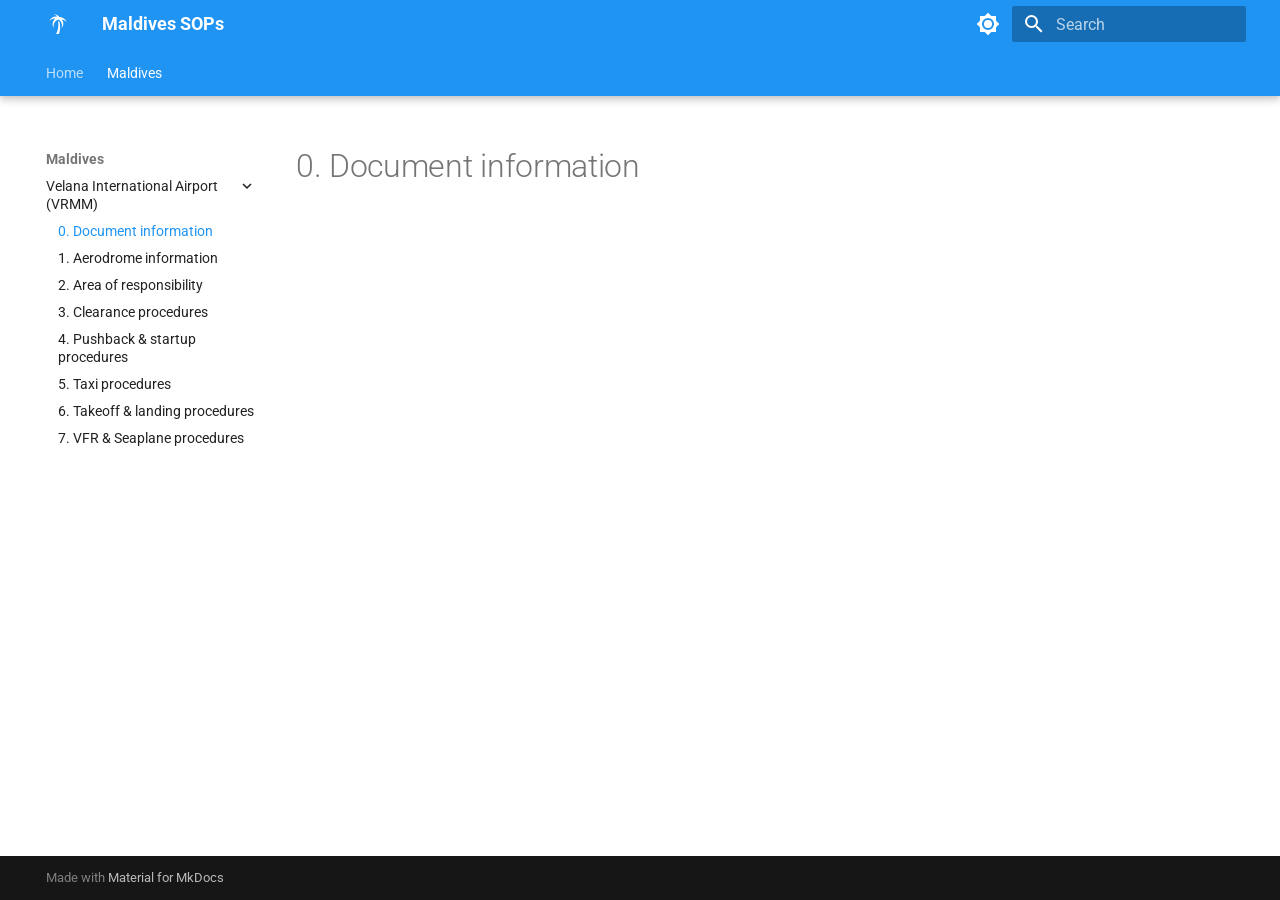
<file: Maldives/Velana International Airport (VRMM)/0. Document information/index.html>
<!doctype html>
<html lang="en" class="no-js">
  <head>
    
      <meta charset="utf-8">
      <meta name="viewport" content="width=device-width,initial-scale=1">
      
      
      
        <link rel="canonical" href="https://dogonfire7.github.io/sop/Maldives/Velana%20International%20Airport%20%28VRMM%29/0.%20Document%20information/">
      
      
        <link rel="prev" href="../../..">
      
      
        <link rel="next" href="../1.%20Aerodrome%20information/">
      
      
        
      
      
      <link rel="icon" href="../../../assets/images/favicon.png">
      <meta name="generator" content="mkdocs-1.6.1, mkdocs-material-9.7.6">
    
    
      
        <title>0. Document information - Maldives SOPs</title>
      
    
    
      <link rel="stylesheet" href="../../../assets/stylesheets/main.484c7ddc.min.css">
      
        
        <link rel="stylesheet" href="../../../assets/stylesheets/palette.ab4e12ef.min.css">
      
      


    
    
      
    
    
      
        
        
        <link rel="preconnect" href="https://fonts.gstatic.com" crossorigin>
        <link rel="stylesheet" href="https://fonts.googleapis.com/css?family=Roboto:300,300i,400,400i,700,700i%7CRoboto+Mono:400,400i,700,700i&display=fallback">
        <style>:root{--md-text-font:"Roboto";--md-code-font:"Roboto Mono"}</style>
      
    
    
      <link rel="stylesheet" href="../../../stylesheets/extra.css">
    
    <script>__md_scope=new URL("../../..",location),__md_hash=e=>[...e].reduce(((e,_)=>(e<<5)-e+_.charCodeAt(0)),0),__md_get=(e,_=localStorage,t=__md_scope)=>JSON.parse(_.getItem(t.pathname+"."+e)),__md_set=(e,_,t=localStorage,a=__md_scope)=>{try{t.setItem(a.pathname+"."+e,JSON.stringify(_))}catch(e){}}</script>
    
      

    
    
  </head>
  
  
    
    
      
    
    
    
    
    <body dir="ltr" data-md-color-scheme="default" data-md-color-primary="blue" data-md-color-accent="blue-grey">
  
    
    <input class="md-toggle" data-md-toggle="drawer" type="checkbox" id="__drawer" autocomplete="off">
    <input class="md-toggle" data-md-toggle="search" type="checkbox" id="__search" autocomplete="off">
    <label class="md-overlay" for="__drawer"></label>
    <div data-md-component="skip">
      
    </div>
    <div data-md-component="announce">
      
    </div>
    
    
      

  

<header class="md-header md-header--shadow md-header--lifted" data-md-component="header">
  <nav class="md-header__inner md-grid" aria-label="Header">
    <a href="../../.." title="Maldives SOPs" class="md-header__button md-logo" aria-label="Maldives SOPs" data-md-component="logo">
      
  
  <svg xmlns="http://www.w3.org/2000/svg" viewBox="0 0 24 24"><path d="M12 9c1.59 7.61-2 13-2 13h3c1.88-5.8 1-9.91.5-12m2.16-2.84c.17.21.34.43.47.66a7.1 7.1 0 0 1-.63 8.44 7.11 7.11 0 0 0-.55-6.49c-.08-.13-.17-.24-.25-.36a7.1 7.1 0 0 0-2.16-1.98 7.13 7.13 0 0 0-4.96 6.79c0 .74.11 1.45.31 2.11a7.07 7.07 0 0 1-1.33-4.14c0-2.35 1.14-4.43 2.89-5.73C8 6.35 6.46 6.67 5.12 7.5q-.93.615-1.62 1.41C4.05 7.58 5 6.39 6.3 5.57c1.5-.94 3.2-1.25 4.84-1.01C10.73 4 10.23 3.47 9.63 3c-.58-.42-1.21-.76-1.87-1 1.44.04 2.88.5 4.11 1.43.63.47 1.13 1.04 1.53 1.64.1 0 .19-.01.29-.01 3.2 0 5.91 2.11 6.81 5.02a7.07 7.07 0 0 0-4.84-2.92"/></svg>

    </a>
    <label class="md-header__button md-icon" for="__drawer">
      
      <svg xmlns="http://www.w3.org/2000/svg" viewBox="0 0 24 24"><path d="M3 6h18v2H3zm0 5h18v2H3zm0 5h18v2H3z"/></svg>
    </label>
    <div class="md-header__title" data-md-component="header-title">
      <div class="md-header__ellipsis">
        <div class="md-header__topic">
          <span class="md-ellipsis">
            Maldives SOPs
          </span>
        </div>
        <div class="md-header__topic" data-md-component="header-topic">
          <span class="md-ellipsis">
            
              0. Document information
            
          </span>
        </div>
      </div>
    </div>
    
      
        <form class="md-header__option" data-md-component="palette">
  
    
    
    
    <input class="md-option" data-md-color-media="" data-md-color-scheme="default" data-md-color-primary="blue" data-md-color-accent="blue-grey"  aria-label="Switch to dark mode"  type="radio" name="__palette" id="__palette_0">
    
      <label class="md-header__button md-icon" title="Switch to dark mode" for="__palette_1" hidden>
        <svg xmlns="http://www.w3.org/2000/svg" viewBox="0 0 24 24"><path d="M12 8a4 4 0 0 0-4 4 4 4 0 0 0 4 4 4 4 0 0 0 4-4 4 4 0 0 0-4-4m0 10a6 6 0 0 1-6-6 6 6 0 0 1 6-6 6 6 0 0 1 6 6 6 6 0 0 1-6 6m8-9.31V4h-4.69L12 .69 8.69 4H4v4.69L.69 12 4 15.31V20h4.69L12 23.31 15.31 20H20v-4.69L23.31 12z"/></svg>
      </label>
    
  
    
    
    
    <input class="md-option" data-md-color-media="" data-md-color-scheme="slate" data-md-color-primary="blue" data-md-color-accent="blue-grey"  aria-label="Switch to light mode"  type="radio" name="__palette" id="__palette_1">
    
      <label class="md-header__button md-icon" title="Switch to light mode" for="__palette_0" hidden>
        <svg xmlns="http://www.w3.org/2000/svg" viewBox="0 0 24 24"><path d="M12 18c-.89 0-1.74-.2-2.5-.55C11.56 16.5 13 14.42 13 12s-1.44-4.5-3.5-5.45C10.26 6.2 11.11 6 12 6a6 6 0 0 1 6 6 6 6 0 0 1-6 6m8-9.31V4h-4.69L12 .69 8.69 4H4v4.69L.69 12 4 15.31V20h4.69L12 23.31 15.31 20H20v-4.69L23.31 12z"/></svg>
      </label>
    
  
</form>
      
    
    
      <script>var palette=__md_get("__palette");if(palette&&palette.color){if("(prefers-color-scheme)"===palette.color.media){var media=matchMedia("(prefers-color-scheme: light)"),input=document.querySelector(media.matches?"[data-md-color-media='(prefers-color-scheme: light)']":"[data-md-color-media='(prefers-color-scheme: dark)']");palette.color.media=input.getAttribute("data-md-color-media"),palette.color.scheme=input.getAttribute("data-md-color-scheme"),palette.color.primary=input.getAttribute("data-md-color-primary"),palette.color.accent=input.getAttribute("data-md-color-accent")}for(var[key,value]of Object.entries(palette.color))document.body.setAttribute("data-md-color-"+key,value)}</script>
    
    
    
      
      
        <label class="md-header__button md-icon" for="__search">
          
          <svg xmlns="http://www.w3.org/2000/svg" viewBox="0 0 24 24"><path d="M9.5 3A6.5 6.5 0 0 1 16 9.5c0 1.61-.59 3.09-1.56 4.23l.27.27h.79l5 5-1.5 1.5-5-5v-.79l-.27-.27A6.52 6.52 0 0 1 9.5 16 6.5 6.5 0 0 1 3 9.5 6.5 6.5 0 0 1 9.5 3m0 2C7 5 5 7 5 9.5S7 14 9.5 14 14 12 14 9.5 12 5 9.5 5"/></svg>
        </label>
        <div class="md-search" data-md-component="search" role="dialog">
  <label class="md-search__overlay" for="__search"></label>
  <div class="md-search__inner" role="search">
    <form class="md-search__form" name="search">
      <input type="text" class="md-search__input" name="query" aria-label="Search" placeholder="Search" autocapitalize="off" autocorrect="off" autocomplete="off" spellcheck="false" data-md-component="search-query" required>
      <label class="md-search__icon md-icon" for="__search">
        
        <svg xmlns="http://www.w3.org/2000/svg" viewBox="0 0 24 24"><path d="M9.5 3A6.5 6.5 0 0 1 16 9.5c0 1.61-.59 3.09-1.56 4.23l.27.27h.79l5 5-1.5 1.5-5-5v-.79l-.27-.27A6.52 6.52 0 0 1 9.5 16 6.5 6.5 0 0 1 3 9.5 6.5 6.5 0 0 1 9.5 3m0 2C7 5 5 7 5 9.5S7 14 9.5 14 14 12 14 9.5 12 5 9.5 5"/></svg>
        
        <svg xmlns="http://www.w3.org/2000/svg" viewBox="0 0 24 24"><path d="M20 11v2H8l5.5 5.5-1.42 1.42L4.16 12l7.92-7.92L13.5 5.5 8 11z"/></svg>
      </label>
      <nav class="md-search__options" aria-label="Search">
        
        <button type="reset" class="md-search__icon md-icon" title="Clear" aria-label="Clear" tabindex="-1">
          
          <svg xmlns="http://www.w3.org/2000/svg" viewBox="0 0 24 24"><path d="M19 6.41 17.59 5 12 10.59 6.41 5 5 6.41 10.59 12 5 17.59 6.41 19 12 13.41 17.59 19 19 17.59 13.41 12z"/></svg>
        </button>
      </nav>
      
    </form>
    <div class="md-search__output">
      <div class="md-search__scrollwrap" tabindex="0" data-md-scrollfix>
        <div class="md-search-result" data-md-component="search-result">
          <div class="md-search-result__meta">
            Initializing search
          </div>
          <ol class="md-search-result__list" role="presentation"></ol>
        </div>
      </div>
    </div>
  </div>
</div>
      
    
    
  </nav>
  
    
      
<nav class="md-tabs" aria-label="Tabs" data-md-component="tabs">
  <div class="md-grid">
    <ul class="md-tabs__list">
      
        
  
  
  
  
    <li class="md-tabs__item">
      <a href="../../.." class="md-tabs__link">
        
  
  
    
  
  Home

      </a>
    </li>
  

      
        
  
  
  
    
  
  
    
    
      
  
  
  
    
  
  
    
    
      <li class="md-tabs__item md-tabs__item--active">
        <a href="./" class="md-tabs__link">
          
  
  
  Maldives

        </a>
      </li>
    
  

    
  

      
    </ul>
  </div>
</nav>
    
  
</header>
    
    <div class="md-container" data-md-component="container">
      
      
        
      
      <main class="md-main" data-md-component="main">
        <div class="md-main__inner md-grid">
          
            
              
              <div class="md-sidebar md-sidebar--primary" data-md-component="sidebar" data-md-type="navigation" >
                <div class="md-sidebar__scrollwrap">
                  <div class="md-sidebar__inner">
                    


  


<nav class="md-nav md-nav--primary md-nav--lifted" aria-label="Navigation" data-md-level="0">
  <label class="md-nav__title" for="__drawer">
    <a href="../../.." title="Maldives SOPs" class="md-nav__button md-logo" aria-label="Maldives SOPs" data-md-component="logo">
      
  
  <svg xmlns="http://www.w3.org/2000/svg" viewBox="0 0 24 24"><path d="M12 9c1.59 7.61-2 13-2 13h3c1.88-5.8 1-9.91.5-12m2.16-2.84c.17.21.34.43.47.66a7.1 7.1 0 0 1-.63 8.44 7.11 7.11 0 0 0-.55-6.49c-.08-.13-.17-.24-.25-.36a7.1 7.1 0 0 0-2.16-1.98 7.13 7.13 0 0 0-4.96 6.79c0 .74.11 1.45.31 2.11a7.07 7.07 0 0 1-1.33-4.14c0-2.35 1.14-4.43 2.89-5.73C8 6.35 6.46 6.67 5.12 7.5q-.93.615-1.62 1.41C4.05 7.58 5 6.39 6.3 5.57c1.5-.94 3.2-1.25 4.84-1.01C10.73 4 10.23 3.47 9.63 3c-.58-.42-1.21-.76-1.87-1 1.44.04 2.88.5 4.11 1.43.63.47 1.13 1.04 1.53 1.64.1 0 .19-.01.29-.01 3.2 0 5.91 2.11 6.81 5.02a7.07 7.07 0 0 0-4.84-2.92"/></svg>

    </a>
    Maldives SOPs
  </label>
  
  <ul class="md-nav__list" data-md-scrollfix>
    
      
      
  
  
  
  
    <li class="md-nav__item">
      <a href="../../.." class="md-nav__link">
        
  
  
  <span class="md-ellipsis">
    
  
    Home
  

    
  </span>
  
  

      </a>
    </li>
  

    
      
      
  
  
    
  
  
  
    
    
    
    
      
        
        
      
      
    
    
    <li class="md-nav__item md-nav__item--active md-nav__item--section md-nav__item--nested">
      
        
        
        <input class="md-nav__toggle md-toggle " type="checkbox" id="__nav_2" checked>
        
          
          <label class="md-nav__link" for="__nav_2" id="__nav_2_label" tabindex="">
            
  
  
  <span class="md-ellipsis">
    
  
    Maldives
  

    
  </span>
  
  

            <span class="md-nav__icon md-icon"></span>
          </label>
        
        <nav class="md-nav" data-md-level="1" aria-labelledby="__nav_2_label" aria-expanded="true">
          <label class="md-nav__title" for="__nav_2">
            <span class="md-nav__icon md-icon"></span>
            
  
    Maldives
  

          </label>
          <ul class="md-nav__list" data-md-scrollfix>
            
              
                
  
  
    
  
  
  
    
    
    
    
      
      
    
    
    <li class="md-nav__item md-nav__item--active md-nav__item--nested">
      
        
        
        <input class="md-nav__toggle md-toggle " type="checkbox" id="__nav_2_1" checked>
        
          
          <label class="md-nav__link" for="__nav_2_1" id="__nav_2_1_label" tabindex="0">
            
  
  
  <span class="md-ellipsis">
    
  
    Velana International Airport (VRMM)
  

    
  </span>
  
  

            <span class="md-nav__icon md-icon"></span>
          </label>
        
        <nav class="md-nav" data-md-level="2" aria-labelledby="__nav_2_1_label" aria-expanded="true">
          <label class="md-nav__title" for="__nav_2_1">
            <span class="md-nav__icon md-icon"></span>
            
  
    Velana International Airport (VRMM)
  

          </label>
          <ul class="md-nav__list" data-md-scrollfix>
            
              
                
  
  
    
  
  
  
    <li class="md-nav__item md-nav__item--active">
      
      <input class="md-nav__toggle md-toggle" type="checkbox" id="__toc">
      
      
      
      <a href="./" class="md-nav__link md-nav__link--active">
        
  
  
  <span class="md-ellipsis">
    
  
    0. Document information
  

    
  </span>
  
  

      </a>
      
    </li>
  

              
            
              
                
  
  
  
  
    <li class="md-nav__item">
      <a href="../1.%20Aerodrome%20information/" class="md-nav__link">
        
  
  
  <span class="md-ellipsis">
    
  
    1. Aerodrome information
  

    
  </span>
  
  

      </a>
    </li>
  

              
            
              
                
  
  
  
  
    <li class="md-nav__item">
      <a href="../2.%20Area%20of%20responsibility/" class="md-nav__link">
        
  
  
  <span class="md-ellipsis">
    
  
    2. Area of responsibility
  

    
  </span>
  
  

      </a>
    </li>
  

              
            
              
                
  
  
  
  
    <li class="md-nav__item">
      <a href="../3.%20Clearance%20procedures/" class="md-nav__link">
        
  
  
  <span class="md-ellipsis">
    
  
    3. Clearance procedures
  

    
  </span>
  
  

      </a>
    </li>
  

              
            
              
                
  
  
  
  
    <li class="md-nav__item">
      <a href="../4.%20Pushback%20%26%20startup%20procedures/" class="md-nav__link">
        
  
  
  <span class="md-ellipsis">
    
  
    4. Pushback & startup procedures
  

    
  </span>
  
  

      </a>
    </li>
  

              
            
              
                
  
  
  
  
    <li class="md-nav__item">
      <a href="../5.%20Taxi%20procedures/" class="md-nav__link">
        
  
  
  <span class="md-ellipsis">
    
  
    5. Taxi procedures
  

    
  </span>
  
  

      </a>
    </li>
  

              
            
              
                
  
  
  
  
    <li class="md-nav__item">
      <a href="../6.%20Takeoff%20%26%20landing%20procedures/" class="md-nav__link">
        
  
  
  <span class="md-ellipsis">
    
  
    6. Takeoff & landing procedures
  

    
  </span>
  
  

      </a>
    </li>
  

              
            
              
                
  
  
  
  
    <li class="md-nav__item">
      <a href="../7.%20VFR%20%26%20Seaplane%20procedures/" class="md-nav__link">
        
  
  
  <span class="md-ellipsis">
    
  
    7. VFR & Seaplane procedures
  

    
  </span>
  
  

      </a>
    </li>
  

              
            
          </ul>
        </nav>
      
    </li>
  

              
            
          </ul>
        </nav>
      
    </li>
  

    
  </ul>
</nav>
                  </div>
                </div>
              </div>
            
            
              
              <div class="md-sidebar md-sidebar--secondary" data-md-component="sidebar" data-md-type="toc" >
                <div class="md-sidebar__scrollwrap">
                  <div class="md-sidebar__inner">
                    

<nav class="md-nav md-nav--secondary" aria-label="Table of contents">
  
  
  
  
</nav>
                  </div>
                </div>
              </div>
            
          
          
            <div class="md-content" data-md-component="content">
              
              <article class="md-content__inner md-typeset">
                
                  



  <h1>0. Document information</h1>














                
              </article>
            </div>
          
          
<script>var target=document.getElementById(location.hash.slice(1));target&&target.name&&(target.checked=target.name.startsWith("__tabbed_"))</script>
        </div>
        
      </main>
      
        <footer class="md-footer">
  
  <div class="md-footer-meta md-typeset">
    <div class="md-footer-meta__inner md-grid">
      <div class="md-copyright">
  
  
    Made with
    <a href="https://squidfunk.github.io/mkdocs-material/" target="_blank" rel="noopener">
      Material for MkDocs
    </a>
  
</div>
      
    </div>
  </div>
</footer>
      
    </div>
    <div class="md-dialog" data-md-component="dialog">
      <div class="md-dialog__inner md-typeset"></div>
    </div>
    
    
    
      
      
      <script id="__config" type="application/json">{"annotate": null, "base": "../../..", "features": ["navigation.tabs", "navigation.tabs.sticky"], "search": "../../../assets/javascripts/workers/search.2c215733.min.js", "tags": null, "translations": {"clipboard.copied": "Copied to clipboard", "clipboard.copy": "Copy to clipboard", "search.result.more.one": "1 more on this page", "search.result.more.other": "# more on this page", "search.result.none": "No matching documents", "search.result.one": "1 matching document", "search.result.other": "# matching documents", "search.result.placeholder": "Type to start searching", "search.result.term.missing": "Missing", "select.version": "Select version"}, "version": null}</script>
    
    
      <script src="../../../assets/javascripts/bundle.79ae519e.min.js"></script>
      
    
  </body>
</html>
</file>
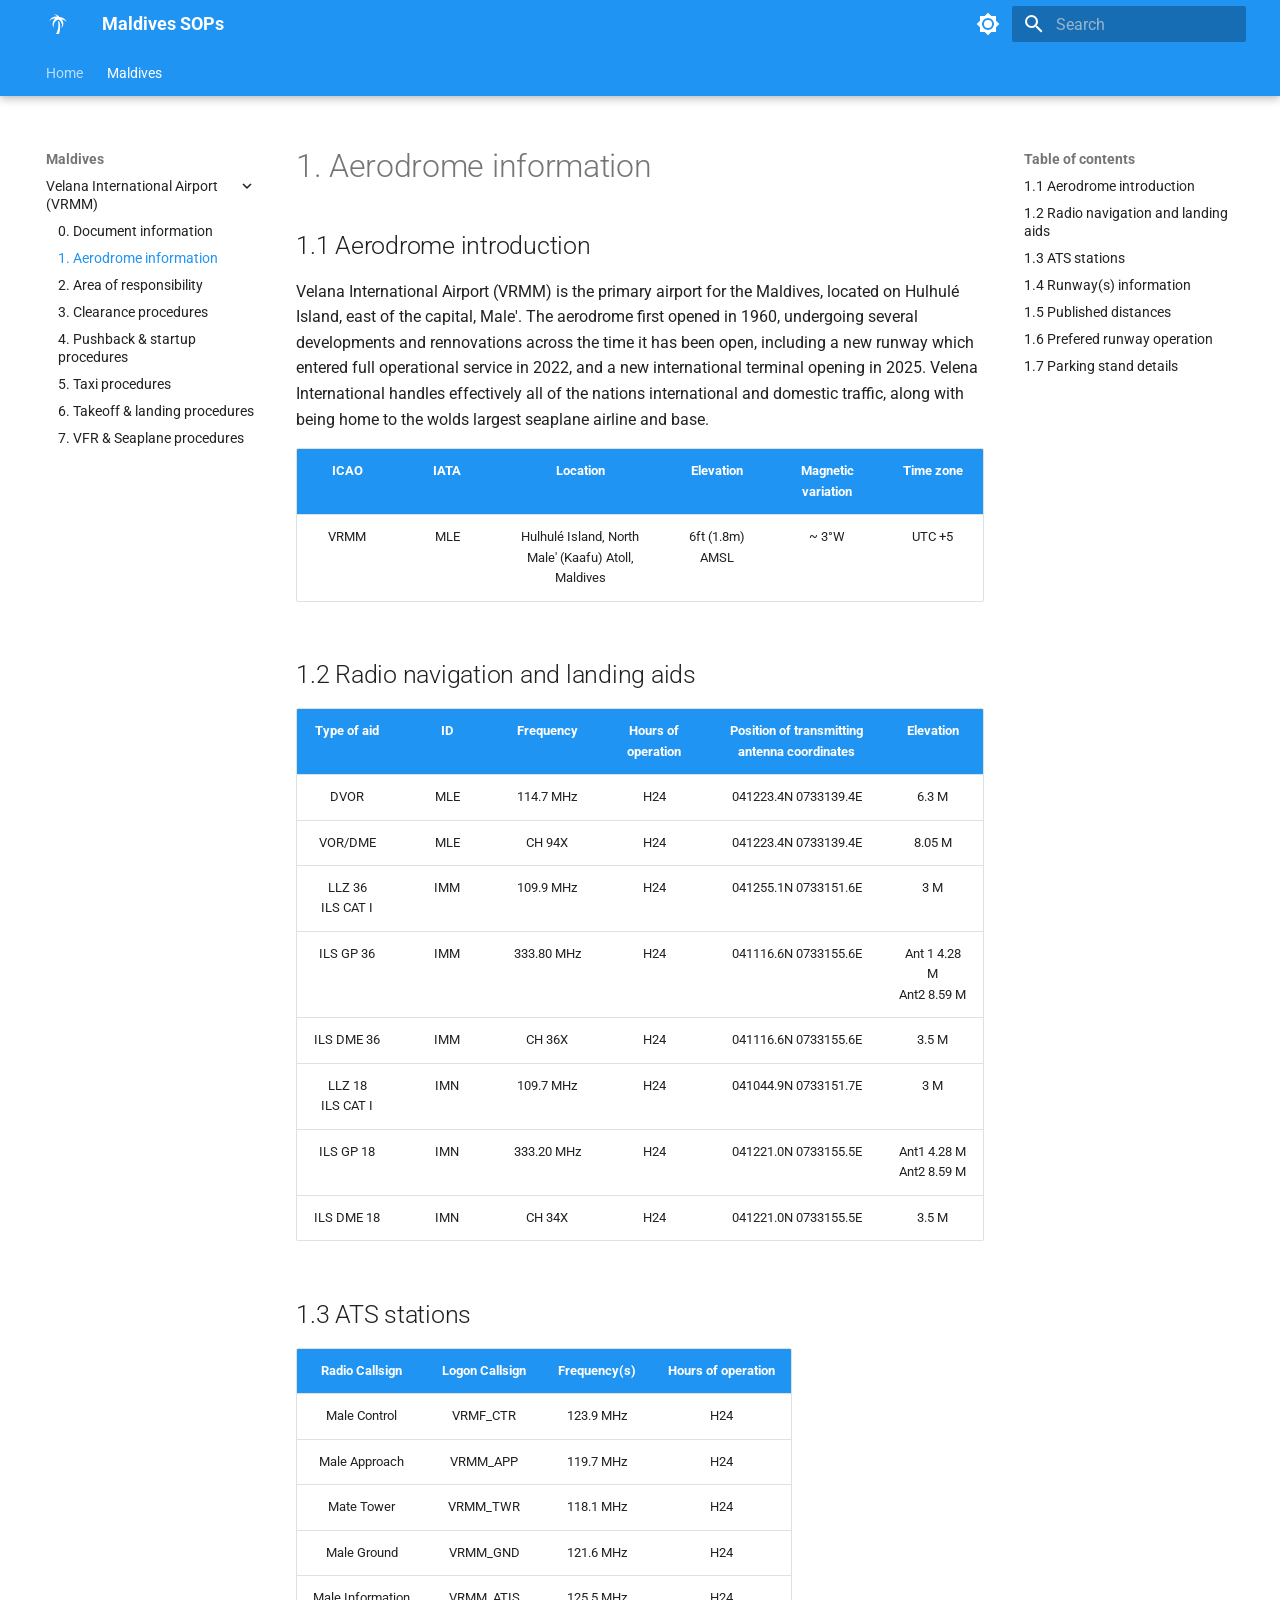
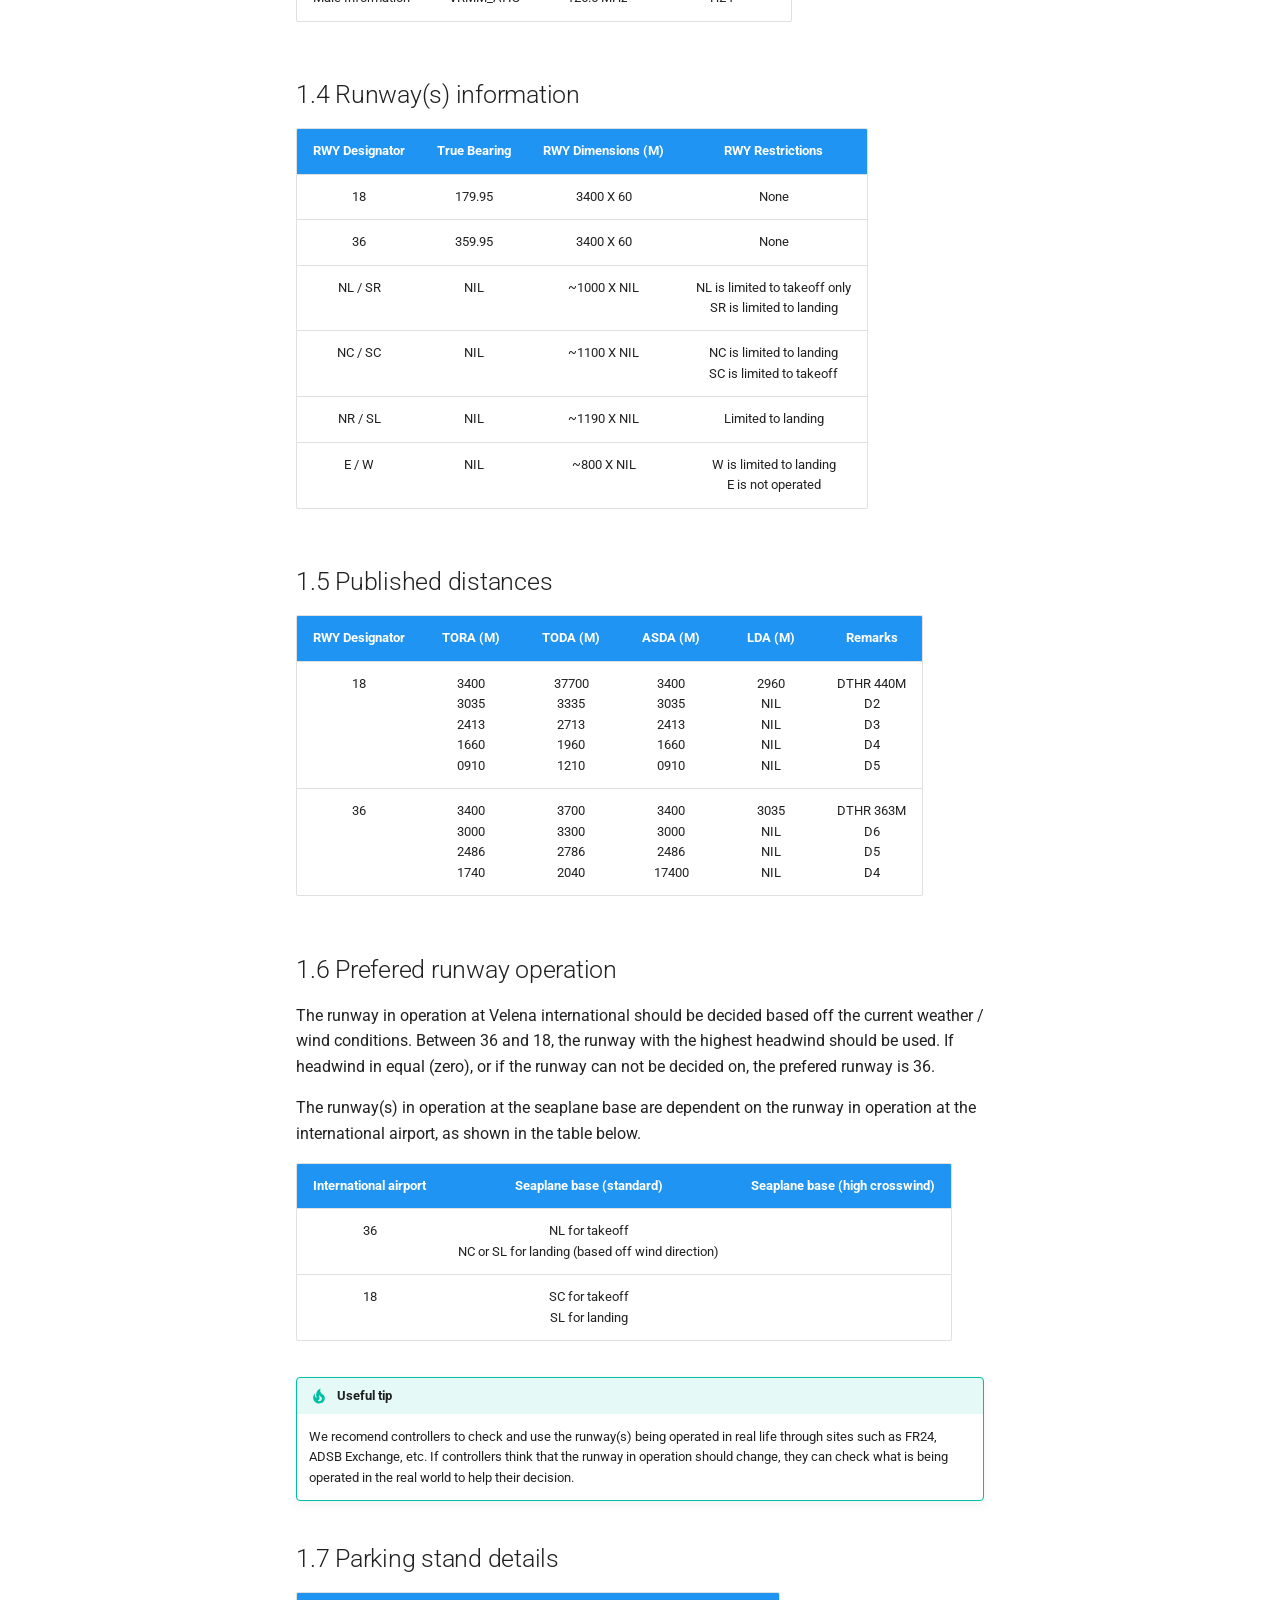
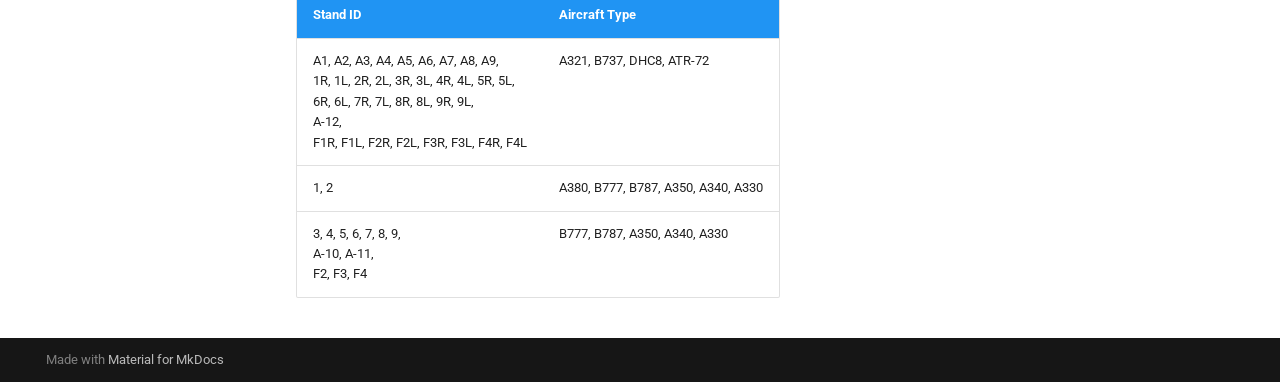
<file: Maldives/Velana International Airport (VRMM)/1. Aerodrome information/index.html>
<!doctype html>
<html lang="en" class="no-js">
  <head>
    
      <meta charset="utf-8">
      <meta name="viewport" content="width=device-width,initial-scale=1">
      
      
      
        <link rel="canonical" href="https://dogonfire7.github.io/sop/Maldives/Velana%20International%20Airport%20%28VRMM%29/1.%20Aerodrome%20information/">
      
      
        <link rel="prev" href="../0.%20Document%20information/">
      
      
        <link rel="next" href="../2.%20Area%20of%20responsibility/">
      
      
        
      
      
      <link rel="icon" href="../../../assets/images/favicon.png">
      <meta name="generator" content="mkdocs-1.6.1, mkdocs-material-9.7.6">
    
    
      
        <title>1. Aerodrome information - Maldives SOPs</title>
      
    
    
      <link rel="stylesheet" href="../../../assets/stylesheets/main.484c7ddc.min.css">
      
        
        <link rel="stylesheet" href="../../../assets/stylesheets/palette.ab4e12ef.min.css">
      
      


    
    
      
    
    
      
        
        
        <link rel="preconnect" href="https://fonts.gstatic.com" crossorigin>
        <link rel="stylesheet" href="https://fonts.googleapis.com/css?family=Roboto:300,300i,400,400i,700,700i%7CRoboto+Mono:400,400i,700,700i&display=fallback">
        <style>:root{--md-text-font:"Roboto";--md-code-font:"Roboto Mono"}</style>
      
    
    
      <link rel="stylesheet" href="../../../stylesheets/extra.css">
    
    <script>__md_scope=new URL("../../..",location),__md_hash=e=>[...e].reduce(((e,_)=>(e<<5)-e+_.charCodeAt(0)),0),__md_get=(e,_=localStorage,t=__md_scope)=>JSON.parse(_.getItem(t.pathname+"."+e)),__md_set=(e,_,t=localStorage,a=__md_scope)=>{try{t.setItem(a.pathname+"."+e,JSON.stringify(_))}catch(e){}}</script>
    
      

    
    
  </head>
  
  
    
    
      
    
    
    
    
    <body dir="ltr" data-md-color-scheme="default" data-md-color-primary="blue" data-md-color-accent="blue-grey">
  
    
    <input class="md-toggle" data-md-toggle="drawer" type="checkbox" id="__drawer" autocomplete="off">
    <input class="md-toggle" data-md-toggle="search" type="checkbox" id="__search" autocomplete="off">
    <label class="md-overlay" for="__drawer"></label>
    <div data-md-component="skip">
      
        
        <a href="#11-aerodrome-introduction" class="md-skip">
          Skip to content
        </a>
      
    </div>
    <div data-md-component="announce">
      
    </div>
    
    
      

  

<header class="md-header md-header--shadow md-header--lifted" data-md-component="header">
  <nav class="md-header__inner md-grid" aria-label="Header">
    <a href="../../.." title="Maldives SOPs" class="md-header__button md-logo" aria-label="Maldives SOPs" data-md-component="logo">
      
  
  <svg xmlns="http://www.w3.org/2000/svg" viewBox="0 0 24 24"><path d="M12 9c1.59 7.61-2 13-2 13h3c1.88-5.8 1-9.91.5-12m2.16-2.84c.17.21.34.43.47.66a7.1 7.1 0 0 1-.63 8.44 7.11 7.11 0 0 0-.55-6.49c-.08-.13-.17-.24-.25-.36a7.1 7.1 0 0 0-2.16-1.98 7.13 7.13 0 0 0-4.96 6.79c0 .74.11 1.45.31 2.11a7.07 7.07 0 0 1-1.33-4.14c0-2.35 1.14-4.43 2.89-5.73C8 6.35 6.46 6.67 5.12 7.5q-.93.615-1.62 1.41C4.05 7.58 5 6.39 6.3 5.57c1.5-.94 3.2-1.25 4.84-1.01C10.73 4 10.23 3.47 9.63 3c-.58-.42-1.21-.76-1.87-1 1.44.04 2.88.5 4.11 1.43.63.47 1.13 1.04 1.53 1.64.1 0 .19-.01.29-.01 3.2 0 5.91 2.11 6.81 5.02a7.07 7.07 0 0 0-4.84-2.92"/></svg>

    </a>
    <label class="md-header__button md-icon" for="__drawer">
      
      <svg xmlns="http://www.w3.org/2000/svg" viewBox="0 0 24 24"><path d="M3 6h18v2H3zm0 5h18v2H3zm0 5h18v2H3z"/></svg>
    </label>
    <div class="md-header__title" data-md-component="header-title">
      <div class="md-header__ellipsis">
        <div class="md-header__topic">
          <span class="md-ellipsis">
            Maldives SOPs
          </span>
        </div>
        <div class="md-header__topic" data-md-component="header-topic">
          <span class="md-ellipsis">
            
              1. Aerodrome information
            
          </span>
        </div>
      </div>
    </div>
    
      
        <form class="md-header__option" data-md-component="palette">
  
    
    
    
    <input class="md-option" data-md-color-media="" data-md-color-scheme="default" data-md-color-primary="blue" data-md-color-accent="blue-grey"  aria-label="Switch to dark mode"  type="radio" name="__palette" id="__palette_0">
    
      <label class="md-header__button md-icon" title="Switch to dark mode" for="__palette_1" hidden>
        <svg xmlns="http://www.w3.org/2000/svg" viewBox="0 0 24 24"><path d="M12 8a4 4 0 0 0-4 4 4 4 0 0 0 4 4 4 4 0 0 0 4-4 4 4 0 0 0-4-4m0 10a6 6 0 0 1-6-6 6 6 0 0 1 6-6 6 6 0 0 1 6 6 6 6 0 0 1-6 6m8-9.31V4h-4.69L12 .69 8.69 4H4v4.69L.69 12 4 15.31V20h4.69L12 23.31 15.31 20H20v-4.69L23.31 12z"/></svg>
      </label>
    
  
    
    
    
    <input class="md-option" data-md-color-media="" data-md-color-scheme="slate" data-md-color-primary="blue" data-md-color-accent="blue-grey"  aria-label="Switch to light mode"  type="radio" name="__palette" id="__palette_1">
    
      <label class="md-header__button md-icon" title="Switch to light mode" for="__palette_0" hidden>
        <svg xmlns="http://www.w3.org/2000/svg" viewBox="0 0 24 24"><path d="M12 18c-.89 0-1.74-.2-2.5-.55C11.56 16.5 13 14.42 13 12s-1.44-4.5-3.5-5.45C10.26 6.2 11.11 6 12 6a6 6 0 0 1 6 6 6 6 0 0 1-6 6m8-9.31V4h-4.69L12 .69 8.69 4H4v4.69L.69 12 4 15.31V20h4.69L12 23.31 15.31 20H20v-4.69L23.31 12z"/></svg>
      </label>
    
  
</form>
      
    
    
      <script>var palette=__md_get("__palette");if(palette&&palette.color){if("(prefers-color-scheme)"===palette.color.media){var media=matchMedia("(prefers-color-scheme: light)"),input=document.querySelector(media.matches?"[data-md-color-media='(prefers-color-scheme: light)']":"[data-md-color-media='(prefers-color-scheme: dark)']");palette.color.media=input.getAttribute("data-md-color-media"),palette.color.scheme=input.getAttribute("data-md-color-scheme"),palette.color.primary=input.getAttribute("data-md-color-primary"),palette.color.accent=input.getAttribute("data-md-color-accent")}for(var[key,value]of Object.entries(palette.color))document.body.setAttribute("data-md-color-"+key,value)}</script>
    
    
    
      
      
        <label class="md-header__button md-icon" for="__search">
          
          <svg xmlns="http://www.w3.org/2000/svg" viewBox="0 0 24 24"><path d="M9.5 3A6.5 6.5 0 0 1 16 9.5c0 1.61-.59 3.09-1.56 4.23l.27.27h.79l5 5-1.5 1.5-5-5v-.79l-.27-.27A6.52 6.52 0 0 1 9.5 16 6.5 6.5 0 0 1 3 9.5 6.5 6.5 0 0 1 9.5 3m0 2C7 5 5 7 5 9.5S7 14 9.5 14 14 12 14 9.5 12 5 9.5 5"/></svg>
        </label>
        <div class="md-search" data-md-component="search" role="dialog">
  <label class="md-search__overlay" for="__search"></label>
  <div class="md-search__inner" role="search">
    <form class="md-search__form" name="search">
      <input type="text" class="md-search__input" name="query" aria-label="Search" placeholder="Search" autocapitalize="off" autocorrect="off" autocomplete="off" spellcheck="false" data-md-component="search-query" required>
      <label class="md-search__icon md-icon" for="__search">
        
        <svg xmlns="http://www.w3.org/2000/svg" viewBox="0 0 24 24"><path d="M9.5 3A6.5 6.5 0 0 1 16 9.5c0 1.61-.59 3.09-1.56 4.23l.27.27h.79l5 5-1.5 1.5-5-5v-.79l-.27-.27A6.52 6.52 0 0 1 9.5 16 6.5 6.5 0 0 1 3 9.5 6.5 6.5 0 0 1 9.5 3m0 2C7 5 5 7 5 9.5S7 14 9.5 14 14 12 14 9.5 12 5 9.5 5"/></svg>
        
        <svg xmlns="http://www.w3.org/2000/svg" viewBox="0 0 24 24"><path d="M20 11v2H8l5.5 5.5-1.42 1.42L4.16 12l7.92-7.92L13.5 5.5 8 11z"/></svg>
      </label>
      <nav class="md-search__options" aria-label="Search">
        
        <button type="reset" class="md-search__icon md-icon" title="Clear" aria-label="Clear" tabindex="-1">
          
          <svg xmlns="http://www.w3.org/2000/svg" viewBox="0 0 24 24"><path d="M19 6.41 17.59 5 12 10.59 6.41 5 5 6.41 10.59 12 5 17.59 6.41 19 12 13.41 17.59 19 19 17.59 13.41 12z"/></svg>
        </button>
      </nav>
      
    </form>
    <div class="md-search__output">
      <div class="md-search__scrollwrap" tabindex="0" data-md-scrollfix>
        <div class="md-search-result" data-md-component="search-result">
          <div class="md-search-result__meta">
            Initializing search
          </div>
          <ol class="md-search-result__list" role="presentation"></ol>
        </div>
      </div>
    </div>
  </div>
</div>
      
    
    
  </nav>
  
    
      
<nav class="md-tabs" aria-label="Tabs" data-md-component="tabs">
  <div class="md-grid">
    <ul class="md-tabs__list">
      
        
  
  
  
  
    <li class="md-tabs__item">
      <a href="../../.." class="md-tabs__link">
        
  
  
    
  
  Home

      </a>
    </li>
  

      
        
  
  
  
    
  
  
    
    
      
  
  
  
    
  
  
    
    
      <li class="md-tabs__item md-tabs__item--active">
        <a href="../0.%20Document%20information/" class="md-tabs__link">
          
  
  
  Maldives

        </a>
      </li>
    
  

    
  

      
    </ul>
  </div>
</nav>
    
  
</header>
    
    <div class="md-container" data-md-component="container">
      
      
        
      
      <main class="md-main" data-md-component="main">
        <div class="md-main__inner md-grid">
          
            
              
              <div class="md-sidebar md-sidebar--primary" data-md-component="sidebar" data-md-type="navigation" >
                <div class="md-sidebar__scrollwrap">
                  <div class="md-sidebar__inner">
                    


  


<nav class="md-nav md-nav--primary md-nav--lifted" aria-label="Navigation" data-md-level="0">
  <label class="md-nav__title" for="__drawer">
    <a href="../../.." title="Maldives SOPs" class="md-nav__button md-logo" aria-label="Maldives SOPs" data-md-component="logo">
      
  
  <svg xmlns="http://www.w3.org/2000/svg" viewBox="0 0 24 24"><path d="M12 9c1.59 7.61-2 13-2 13h3c1.88-5.8 1-9.91.5-12m2.16-2.84c.17.21.34.43.47.66a7.1 7.1 0 0 1-.63 8.44 7.11 7.11 0 0 0-.55-6.49c-.08-.13-.17-.24-.25-.36a7.1 7.1 0 0 0-2.16-1.98 7.13 7.13 0 0 0-4.96 6.79c0 .74.11 1.45.31 2.11a7.07 7.07 0 0 1-1.33-4.14c0-2.35 1.14-4.43 2.89-5.73C8 6.35 6.46 6.67 5.12 7.5q-.93.615-1.62 1.41C4.05 7.58 5 6.39 6.3 5.57c1.5-.94 3.2-1.25 4.84-1.01C10.73 4 10.23 3.47 9.63 3c-.58-.42-1.21-.76-1.87-1 1.44.04 2.88.5 4.11 1.43.63.47 1.13 1.04 1.53 1.64.1 0 .19-.01.29-.01 3.2 0 5.91 2.11 6.81 5.02a7.07 7.07 0 0 0-4.84-2.92"/></svg>

    </a>
    Maldives SOPs
  </label>
  
  <ul class="md-nav__list" data-md-scrollfix>
    
      
      
  
  
  
  
    <li class="md-nav__item">
      <a href="../../.." class="md-nav__link">
        
  
  
  <span class="md-ellipsis">
    
  
    Home
  

    
  </span>
  
  

      </a>
    </li>
  

    
      
      
  
  
    
  
  
  
    
    
    
    
      
        
        
      
      
    
    
    <li class="md-nav__item md-nav__item--active md-nav__item--section md-nav__item--nested">
      
        
        
        <input class="md-nav__toggle md-toggle " type="checkbox" id="__nav_2" checked>
        
          
          <label class="md-nav__link" for="__nav_2" id="__nav_2_label" tabindex="">
            
  
  
  <span class="md-ellipsis">
    
  
    Maldives
  

    
  </span>
  
  

            <span class="md-nav__icon md-icon"></span>
          </label>
        
        <nav class="md-nav" data-md-level="1" aria-labelledby="__nav_2_label" aria-expanded="true">
          <label class="md-nav__title" for="__nav_2">
            <span class="md-nav__icon md-icon"></span>
            
  
    Maldives
  

          </label>
          <ul class="md-nav__list" data-md-scrollfix>
            
              
                
  
  
    
  
  
  
    
    
    
    
      
      
    
    
    <li class="md-nav__item md-nav__item--active md-nav__item--nested">
      
        
        
        <input class="md-nav__toggle md-toggle " type="checkbox" id="__nav_2_1" checked>
        
          
          <label class="md-nav__link" for="__nav_2_1" id="__nav_2_1_label" tabindex="0">
            
  
  
  <span class="md-ellipsis">
    
  
    Velana International Airport (VRMM)
  

    
  </span>
  
  

            <span class="md-nav__icon md-icon"></span>
          </label>
        
        <nav class="md-nav" data-md-level="2" aria-labelledby="__nav_2_1_label" aria-expanded="true">
          <label class="md-nav__title" for="__nav_2_1">
            <span class="md-nav__icon md-icon"></span>
            
  
    Velana International Airport (VRMM)
  

          </label>
          <ul class="md-nav__list" data-md-scrollfix>
            
              
                
  
  
  
  
    <li class="md-nav__item">
      <a href="../0.%20Document%20information/" class="md-nav__link">
        
  
  
  <span class="md-ellipsis">
    
  
    0. Document information
  

    
  </span>
  
  

      </a>
    </li>
  

              
            
              
                
  
  
    
  
  
  
    <li class="md-nav__item md-nav__item--active">
      
      <input class="md-nav__toggle md-toggle" type="checkbox" id="__toc">
      
      
      
        <label class="md-nav__link md-nav__link--active" for="__toc">
          
  
  
  <span class="md-ellipsis">
    
  
    1. Aerodrome information
  

    
  </span>
  
  

          <span class="md-nav__icon md-icon"></span>
        </label>
      
      <a href="./" class="md-nav__link md-nav__link--active">
        
  
  
  <span class="md-ellipsis">
    
  
    1. Aerodrome information
  

    
  </span>
  
  

      </a>
      
        

<nav class="md-nav md-nav--secondary" aria-label="Table of contents">
  
  
  
  
    <label class="md-nav__title" for="__toc">
      <span class="md-nav__icon md-icon"></span>
      Table of contents
    </label>
    <ul class="md-nav__list" data-md-component="toc" data-md-scrollfix>
      
        <li class="md-nav__item">
  <a href="#11-aerodrome-introduction" class="md-nav__link">
    <span class="md-ellipsis">
      
        1.1 Aerodrome introduction
      
    </span>
  </a>
  
</li>
      
        <li class="md-nav__item">
  <a href="#12-radio-navigation-and-landing-aids" class="md-nav__link">
    <span class="md-ellipsis">
      
        1.2 Radio navigation and landing aids
      
    </span>
  </a>
  
</li>
      
        <li class="md-nav__item">
  <a href="#13-ats-stations" class="md-nav__link">
    <span class="md-ellipsis">
      
        1.3 ATS stations
      
    </span>
  </a>
  
</li>
      
        <li class="md-nav__item">
  <a href="#14-runways-information" class="md-nav__link">
    <span class="md-ellipsis">
      
        1.4 Runway(s) information
      
    </span>
  </a>
  
</li>
      
        <li class="md-nav__item">
  <a href="#15-published-distances" class="md-nav__link">
    <span class="md-ellipsis">
      
        1.5 Published distances
      
    </span>
  </a>
  
</li>
      
        <li class="md-nav__item">
  <a href="#16-prefered-runway-operation" class="md-nav__link">
    <span class="md-ellipsis">
      
        1.6 Prefered runway operation
      
    </span>
  </a>
  
</li>
      
        <li class="md-nav__item">
  <a href="#17-parking-stand-details" class="md-nav__link">
    <span class="md-ellipsis">
      
        1.7 Parking stand details
      
    </span>
  </a>
  
</li>
      
    </ul>
  
</nav>
      
    </li>
  

              
            
              
                
  
  
  
  
    <li class="md-nav__item">
      <a href="../2.%20Area%20of%20responsibility/" class="md-nav__link">
        
  
  
  <span class="md-ellipsis">
    
  
    2. Area of responsibility
  

    
  </span>
  
  

      </a>
    </li>
  

              
            
              
                
  
  
  
  
    <li class="md-nav__item">
      <a href="../3.%20Clearance%20procedures/" class="md-nav__link">
        
  
  
  <span class="md-ellipsis">
    
  
    3. Clearance procedures
  

    
  </span>
  
  

      </a>
    </li>
  

              
            
              
                
  
  
  
  
    <li class="md-nav__item">
      <a href="../4.%20Pushback%20%26%20startup%20procedures/" class="md-nav__link">
        
  
  
  <span class="md-ellipsis">
    
  
    4. Pushback & startup procedures
  

    
  </span>
  
  

      </a>
    </li>
  

              
            
              
                
  
  
  
  
    <li class="md-nav__item">
      <a href="../5.%20Taxi%20procedures/" class="md-nav__link">
        
  
  
  <span class="md-ellipsis">
    
  
    5. Taxi procedures
  

    
  </span>
  
  

      </a>
    </li>
  

              
            
              
                
  
  
  
  
    <li class="md-nav__item">
      <a href="../6.%20Takeoff%20%26%20landing%20procedures/" class="md-nav__link">
        
  
  
  <span class="md-ellipsis">
    
  
    6. Takeoff & landing procedures
  

    
  </span>
  
  

      </a>
    </li>
  

              
            
              
                
  
  
  
  
    <li class="md-nav__item">
      <a href="../7.%20VFR%20%26%20Seaplane%20procedures/" class="md-nav__link">
        
  
  
  <span class="md-ellipsis">
    
  
    7. VFR & Seaplane procedures
  

    
  </span>
  
  

      </a>
    </li>
  

              
            
          </ul>
        </nav>
      
    </li>
  

              
            
          </ul>
        </nav>
      
    </li>
  

    
  </ul>
</nav>
                  </div>
                </div>
              </div>
            
            
              
              <div class="md-sidebar md-sidebar--secondary" data-md-component="sidebar" data-md-type="toc" >
                <div class="md-sidebar__scrollwrap">
                  <div class="md-sidebar__inner">
                    

<nav class="md-nav md-nav--secondary" aria-label="Table of contents">
  
  
  
  
    <label class="md-nav__title" for="__toc">
      <span class="md-nav__icon md-icon"></span>
      Table of contents
    </label>
    <ul class="md-nav__list" data-md-component="toc" data-md-scrollfix>
      
        <li class="md-nav__item">
  <a href="#11-aerodrome-introduction" class="md-nav__link">
    <span class="md-ellipsis">
      
        1.1 Aerodrome introduction
      
    </span>
  </a>
  
</li>
      
        <li class="md-nav__item">
  <a href="#12-radio-navigation-and-landing-aids" class="md-nav__link">
    <span class="md-ellipsis">
      
        1.2 Radio navigation and landing aids
      
    </span>
  </a>
  
</li>
      
        <li class="md-nav__item">
  <a href="#13-ats-stations" class="md-nav__link">
    <span class="md-ellipsis">
      
        1.3 ATS stations
      
    </span>
  </a>
  
</li>
      
        <li class="md-nav__item">
  <a href="#14-runways-information" class="md-nav__link">
    <span class="md-ellipsis">
      
        1.4 Runway(s) information
      
    </span>
  </a>
  
</li>
      
        <li class="md-nav__item">
  <a href="#15-published-distances" class="md-nav__link">
    <span class="md-ellipsis">
      
        1.5 Published distances
      
    </span>
  </a>
  
</li>
      
        <li class="md-nav__item">
  <a href="#16-prefered-runway-operation" class="md-nav__link">
    <span class="md-ellipsis">
      
        1.6 Prefered runway operation
      
    </span>
  </a>
  
</li>
      
        <li class="md-nav__item">
  <a href="#17-parking-stand-details" class="md-nav__link">
    <span class="md-ellipsis">
      
        1.7 Parking stand details
      
    </span>
  </a>
  
</li>
      
    </ul>
  
</nav>
                  </div>
                </div>
              </div>
            
          
          
            <div class="md-content" data-md-component="content">
              
              <article class="md-content__inner md-typeset">
                
                  



  <h1>1. Aerodrome information</h1>

<h2 id="11-aerodrome-introduction">1.1 Aerodrome introduction</h2>
<p>Velana International Airport (VRMM) is the primary airport for the Maldives, located on Hulhulé Island, east of the capital, Male'. The aerodrome first opened in 1960, undergoing several developments and rennovations across the time it has been open, including a new runway which entered full operational service in 2022, and a new international terminal opening in 2025. Velena International handles effectively all of the nations international and domestic traffic, along with being home to the wolds largest seaplane airline and base.</p>
<table>
<thead>
<tr>
<th style="text-align: center;">ICAO</th>
<th style="text-align: center;">IATA</th>
<th style="text-align: center;">Location</th>
<th style="text-align: center;">Elevation</th>
<th style="text-align: center;">Magnetic variation</th>
<th style="text-align: center;">Time zone</th>
</tr>
</thead>
<tbody>
<tr>
<td style="text-align: center;">VRMM</td>
<td style="text-align: center;">MLE</td>
<td style="text-align: center;">Hulhulé Island, North Male' (Kaafu) Atoll, Maldives</td>
<td style="text-align: center;">6ft (1.8m) AMSL</td>
<td style="text-align: center;">~ 3°W</td>
<td style="text-align: center;">UTC +5</td>
</tr>
</tbody>
</table>
<h2 id="12-radio-navigation-and-landing-aids">1.2 Radio navigation and landing aids</h2>
<table>
<thead>
<tr>
<th style="text-align: center;">Type of aid</th>
<th style="text-align: center;">ID</th>
<th style="text-align: center;">Frequency</th>
<th style="text-align: center;">Hours of operation</th>
<th style="text-align: center;">Position of transmitting antenna coordinates</th>
<th style="text-align: center;">Elevation</th>
</tr>
</thead>
<tbody>
<tr>
<td style="text-align: center;">DVOR</td>
<td style="text-align: center;">MLE</td>
<td style="text-align: center;">114.7 MHz</td>
<td style="text-align: center;">H24</td>
<td style="text-align: center;">041223.4N 0733139.4E</td>
<td style="text-align: center;">6.3 M</td>
</tr>
<tr>
<td style="text-align: center;">VOR/DME</td>
<td style="text-align: center;">MLE</td>
<td style="text-align: center;">CH 94X</td>
<td style="text-align: center;">H24</td>
<td style="text-align: center;">041223.4N 0733139.4E</td>
<td style="text-align: center;">8.05 M</td>
</tr>
<tr>
<td style="text-align: center;">LLZ 36<br>ILS CAT I</td>
<td style="text-align: center;">IMM</td>
<td style="text-align: center;">109.9 MHz</td>
<td style="text-align: center;">H24</td>
<td style="text-align: center;">041255.1N 0733151.6E</td>
<td style="text-align: center;">3 M</td>
</tr>
<tr>
<td style="text-align: center;">ILS GP 36</td>
<td style="text-align: center;">IMM</td>
<td style="text-align: center;">333.80 MHz</td>
<td style="text-align: center;">H24</td>
<td style="text-align: center;">041116.6N 0733155.6E</td>
<td style="text-align: center;">Ant 1 4.28 M<br>Ant2 8.59 M</td>
</tr>
<tr>
<td style="text-align: center;">ILS DME 36</td>
<td style="text-align: center;">IMM</td>
<td style="text-align: center;">CH 36X</td>
<td style="text-align: center;">H24</td>
<td style="text-align: center;">041116.6N 0733155.6E</td>
<td style="text-align: center;">3.5 M</td>
</tr>
<tr>
<td style="text-align: center;">LLZ 18<br>ILS CAT I</td>
<td style="text-align: center;">IMN</td>
<td style="text-align: center;">109.7 MHz</td>
<td style="text-align: center;">H24</td>
<td style="text-align: center;">041044.9N 0733151.7E</td>
<td style="text-align: center;">3 M</td>
</tr>
<tr>
<td style="text-align: center;">ILS GP 18</td>
<td style="text-align: center;">IMN</td>
<td style="text-align: center;">333.20 MHz</td>
<td style="text-align: center;">H24</td>
<td style="text-align: center;">041221.0N 0733155.5E</td>
<td style="text-align: center;">Ant1 4.28 M<br>Ant2 8.59 M</td>
</tr>
<tr>
<td style="text-align: center;">ILS DME 18</td>
<td style="text-align: center;">IMN</td>
<td style="text-align: center;">CH 34X</td>
<td style="text-align: center;">H24</td>
<td style="text-align: center;">041221.0N 0733155.5E</td>
<td style="text-align: center;">3.5 M</td>
</tr>
</tbody>
</table>
<h2 id="13-ats-stations">1.3 ATS stations</h2>
<table>
<thead>
<tr>
<th style="text-align: center;">Radio Callsign</th>
<th style="text-align: center;">Logon Callsign</th>
<th style="text-align: center;">Frequency(s)</th>
<th style="text-align: center;">Hours of operation</th>
</tr>
</thead>
<tbody>
<tr>
<td style="text-align: center;">Male Control</td>
<td style="text-align: center;">VRMF_CTR</td>
<td style="text-align: center;">123.9 MHz</td>
<td style="text-align: center;">H24</td>
</tr>
<tr>
<td style="text-align: center;">Male Approach</td>
<td style="text-align: center;">VRMM_APP</td>
<td style="text-align: center;">119.7 MHz</td>
<td style="text-align: center;">H24</td>
</tr>
<tr>
<td style="text-align: center;">Mate Tower</td>
<td style="text-align: center;">VRMM_TWR</td>
<td style="text-align: center;">118.1 MHz</td>
<td style="text-align: center;">H24</td>
</tr>
<tr>
<td style="text-align: center;">Male Ground</td>
<td style="text-align: center;">VRMM_GND</td>
<td style="text-align: center;">121.6 MHz</td>
<td style="text-align: center;">H24</td>
</tr>
<tr>
<td style="text-align: center;">Male Information</td>
<td style="text-align: center;">VRMM_ATIS</td>
<td style="text-align: center;">125.5 MHz</td>
<td style="text-align: center;">H24</td>
</tr>
</tbody>
</table>
<h2 id="14-runways-information">1.4 Runway(s) information</h2>
<table>
<thead>
<tr>
<th style="text-align: center;">RWY Designator</th>
<th style="text-align: center;">True Bearing</th>
<th style="text-align: center;">RWY Dimensions (M)</th>
<th style="text-align: center;">RWY Restrictions</th>
</tr>
</thead>
<tbody>
<tr>
<td style="text-align: center;">18</td>
<td style="text-align: center;">179.95</td>
<td style="text-align: center;">3400 X 60</td>
<td style="text-align: center;">None</td>
</tr>
<tr>
<td style="text-align: center;">36</td>
<td style="text-align: center;">359.95</td>
<td style="text-align: center;">3400 X 60</td>
<td style="text-align: center;">None</td>
</tr>
<tr>
<td style="text-align: center;">NL / SR</td>
<td style="text-align: center;">NIL</td>
<td style="text-align: center;">~1000 X NIL</td>
<td style="text-align: center;">NL is limited to takeoff only<br>SR is limited to landing</td>
</tr>
<tr>
<td style="text-align: center;">NC / SC</td>
<td style="text-align: center;">NIL</td>
<td style="text-align: center;">~1100 X NIL</td>
<td style="text-align: center;">NC is limited to landing<br>SC is limited to takeoff</td>
</tr>
<tr>
<td style="text-align: center;">NR / SL</td>
<td style="text-align: center;">NIL</td>
<td style="text-align: center;">~1190 X NIL</td>
<td style="text-align: center;">Limited to landing</td>
</tr>
<tr>
<td style="text-align: center;">E / W</td>
<td style="text-align: center;">NIL</td>
<td style="text-align: center;">~800 X NIL</td>
<td style="text-align: center;">W is limited to landing<br>E is not operated</td>
</tr>
</tbody>
</table>
<h2 id="15-published-distances">1.5 Published distances</h2>
<table>
<thead>
<tr>
<th style="text-align: center;">RWY Designator</th>
<th style="text-align: center;">TORA (M)</th>
<th style="text-align: center;">TODA (M)</th>
<th style="text-align: center;">ASDA (M)</th>
<th style="text-align: center;">LDA (M)</th>
<th style="text-align: center;">Remarks</th>
</tr>
</thead>
<tbody>
<tr>
<td style="text-align: center;">18</td>
<td style="text-align: center;">3400<br>3035<br>2413<br>1660<br>0910</td>
<td style="text-align: center;">37700<br>3335<br>2713<br>1960<br>1210</td>
<td style="text-align: center;">3400<br>3035<br>2413<br>1660<br>0910</td>
<td style="text-align: center;">2960<br>NIL<br>NIL<br>NIL<br>NIL</td>
<td style="text-align: center;">DTHR 440M<br>D2<br>D3<br>D4<br>D5</td>
</tr>
<tr>
<td style="text-align: center;">36</td>
<td style="text-align: center;">3400<br>3000<br>2486<br>1740</td>
<td style="text-align: center;">3700<br>3300<br>2786<br>2040</td>
<td style="text-align: center;">3400<br>3000<br>2486<br>17400</td>
<td style="text-align: center;">3035<br>NIL<br>NIL<br>NIL</td>
<td style="text-align: center;">DTHR 363M<br>D6<br>D5<br>D4</td>
</tr>
</tbody>
</table>
<h2 id="16-prefered-runway-operation">1.6 Prefered runway operation</h2>
<p>The runway in operation at Velena international should be decided based off the current weather / wind conditions. Between 36 and 18, the runway with the highest headwind should be used. If headwind in equal (zero), or if the runway can not be decided on, the prefered runway is 36.</p>
<p>The runway(s) in operation at the seaplane base are dependent on the runway in operation at the international airport, as shown in the table below.</p>
<table>
<thead>
<tr>
<th style="text-align: center;">International airport</th>
<th style="text-align: center;">Seaplane base (standard)</th>
<th style="text-align: center;">Seaplane base (high crosswind)</th>
</tr>
</thead>
<tbody>
<tr>
<td style="text-align: center;">36</td>
<td style="text-align: center;">NL for takeoff<br>NC or SL for landing (based off wind direction)</td>
<td style="text-align: center;"></td>
</tr>
<tr>
<td style="text-align: center;">18</td>
<td style="text-align: center;">SC for takeoff<br>SL for landing</td>
<td style="text-align: center;"></td>
</tr>
</tbody>
</table>
<div class="admonition tip">
<p class="admonition-title">Useful tip</p>
<p>We recomend controllers to check and use the runway(s) being operated in real life through sites such as FR24, ADSB Exchange, etc. If controllers think that the runway in operation should change, they can check what is being operated in the real world to help their decision.</p>
</div>
<h2 id="17-parking-stand-details">1.7 Parking stand details</h2>
<table>
<thead>
<tr>
<th>Stand ID</th>
<th>Aircraft Type</th>
</tr>
</thead>
<tbody>
<tr>
<td>A1, A2, A3, A4, A5, A6, A7, A8, A9,<br>1R, 1L, 2R, 2L, 3R, 3L, 4R, 4L, 5R, 5L,<br>6R, 6L, 7R, 7L, 8R, 8L, 9R, 9L,<br>A-12,<br>F1R, F1L, F2R, F2L, F3R, F3L, F4R, F4L</td>
<td>A321, B737, DHC8, ATR-72</td>
</tr>
<tr>
<td>1, 2</td>
<td>A380, B777, B787, A350, A340, A330</td>
</tr>
<tr>
<td>3, 4, 5, 6, 7, 8, 9,<br>A-10, A-11,<br>F2, F3, F4</td>
<td>B777, B787, A350, A340, A330</td>
</tr>
</tbody>
</table>












                
              </article>
            </div>
          
          
<script>var target=document.getElementById(location.hash.slice(1));target&&target.name&&(target.checked=target.name.startsWith("__tabbed_"))</script>
        </div>
        
      </main>
      
        <footer class="md-footer">
  
  <div class="md-footer-meta md-typeset">
    <div class="md-footer-meta__inner md-grid">
      <div class="md-copyright">
  
  
    Made with
    <a href="https://squidfunk.github.io/mkdocs-material/" target="_blank" rel="noopener">
      Material for MkDocs
    </a>
  
</div>
      
    </div>
  </div>
</footer>
      
    </div>
    <div class="md-dialog" data-md-component="dialog">
      <div class="md-dialog__inner md-typeset"></div>
    </div>
    
    
    
      
      
      <script id="__config" type="application/json">{"annotate": null, "base": "../../..", "features": ["navigation.tabs", "navigation.tabs.sticky"], "search": "../../../assets/javascripts/workers/search.2c215733.min.js", "tags": null, "translations": {"clipboard.copied": "Copied to clipboard", "clipboard.copy": "Copy to clipboard", "search.result.more.one": "1 more on this page", "search.result.more.other": "# more on this page", "search.result.none": "No matching documents", "search.result.one": "1 matching document", "search.result.other": "# matching documents", "search.result.placeholder": "Type to start searching", "search.result.term.missing": "Missing", "select.version": "Select version"}, "version": null}</script>
    
    
      <script src="../../../assets/javascripts/bundle.79ae519e.min.js"></script>
      
    
  </body>
</html>
</file>
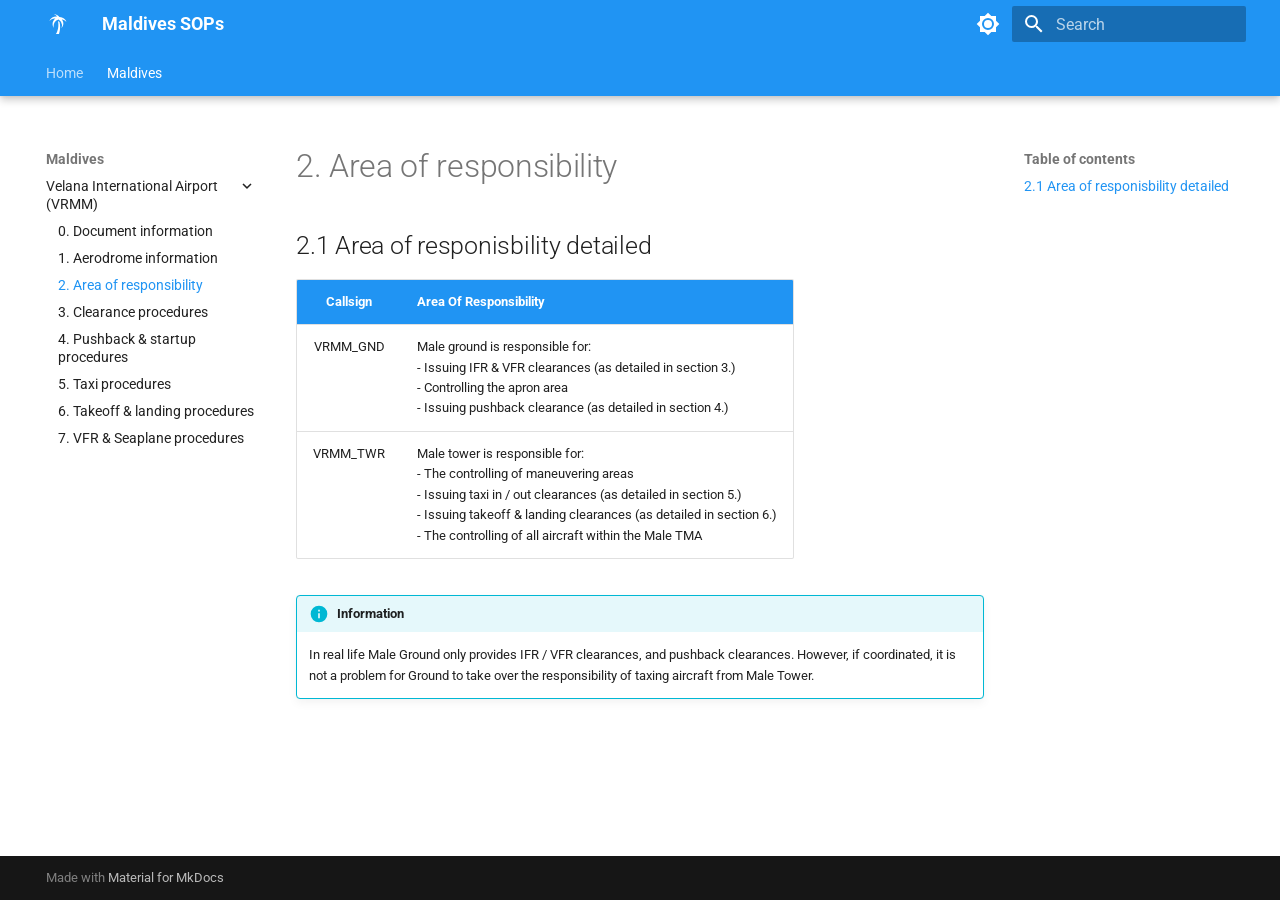
<file: Maldives/Velana International Airport (VRMM)/2. Area of responsibility/index.html>
<!doctype html>
<html lang="en" class="no-js">
  <head>
    
      <meta charset="utf-8">
      <meta name="viewport" content="width=device-width,initial-scale=1">
      
      
      
        <link rel="canonical" href="https://dogonfire7.github.io/sop/Maldives/Velana%20International%20Airport%20%28VRMM%29/2.%20Area%20of%20responsibility/">
      
      
        <link rel="prev" href="../1.%20Aerodrome%20information/">
      
      
        <link rel="next" href="../3.%20Clearance%20procedures/">
      
      
        
      
      
      <link rel="icon" href="../../../assets/images/favicon.png">
      <meta name="generator" content="mkdocs-1.6.1, mkdocs-material-9.7.6">
    
    
      
        <title>2. Area of responsibility - Maldives SOPs</title>
      
    
    
      <link rel="stylesheet" href="../../../assets/stylesheets/main.484c7ddc.min.css">
      
        
        <link rel="stylesheet" href="../../../assets/stylesheets/palette.ab4e12ef.min.css">
      
      


    
    
      
    
    
      
        
        
        <link rel="preconnect" href="https://fonts.gstatic.com" crossorigin>
        <link rel="stylesheet" href="https://fonts.googleapis.com/css?family=Roboto:300,300i,400,400i,700,700i%7CRoboto+Mono:400,400i,700,700i&display=fallback">
        <style>:root{--md-text-font:"Roboto";--md-code-font:"Roboto Mono"}</style>
      
    
    
      <link rel="stylesheet" href="../../../stylesheets/extra.css">
    
    <script>__md_scope=new URL("../../..",location),__md_hash=e=>[...e].reduce(((e,_)=>(e<<5)-e+_.charCodeAt(0)),0),__md_get=(e,_=localStorage,t=__md_scope)=>JSON.parse(_.getItem(t.pathname+"."+e)),__md_set=(e,_,t=localStorage,a=__md_scope)=>{try{t.setItem(a.pathname+"."+e,JSON.stringify(_))}catch(e){}}</script>
    
      

    
    
  </head>
  
  
    
    
      
    
    
    
    
    <body dir="ltr" data-md-color-scheme="default" data-md-color-primary="blue" data-md-color-accent="blue-grey">
  
    
    <input class="md-toggle" data-md-toggle="drawer" type="checkbox" id="__drawer" autocomplete="off">
    <input class="md-toggle" data-md-toggle="search" type="checkbox" id="__search" autocomplete="off">
    <label class="md-overlay" for="__drawer"></label>
    <div data-md-component="skip">
      
        
        <a href="#21-area-of-responisbility-detailed" class="md-skip">
          Skip to content
        </a>
      
    </div>
    <div data-md-component="announce">
      
    </div>
    
    
      

  

<header class="md-header md-header--shadow md-header--lifted" data-md-component="header">
  <nav class="md-header__inner md-grid" aria-label="Header">
    <a href="../../.." title="Maldives SOPs" class="md-header__button md-logo" aria-label="Maldives SOPs" data-md-component="logo">
      
  
  <svg xmlns="http://www.w3.org/2000/svg" viewBox="0 0 24 24"><path d="M12 9c1.59 7.61-2 13-2 13h3c1.88-5.8 1-9.91.5-12m2.16-2.84c.17.21.34.43.47.66a7.1 7.1 0 0 1-.63 8.44 7.11 7.11 0 0 0-.55-6.49c-.08-.13-.17-.24-.25-.36a7.1 7.1 0 0 0-2.16-1.98 7.13 7.13 0 0 0-4.96 6.79c0 .74.11 1.45.31 2.11a7.07 7.07 0 0 1-1.33-4.14c0-2.35 1.14-4.43 2.89-5.73C8 6.35 6.46 6.67 5.12 7.5q-.93.615-1.62 1.41C4.05 7.58 5 6.39 6.3 5.57c1.5-.94 3.2-1.25 4.84-1.01C10.73 4 10.23 3.47 9.63 3c-.58-.42-1.21-.76-1.87-1 1.44.04 2.88.5 4.11 1.43.63.47 1.13 1.04 1.53 1.64.1 0 .19-.01.29-.01 3.2 0 5.91 2.11 6.81 5.02a7.07 7.07 0 0 0-4.84-2.92"/></svg>

    </a>
    <label class="md-header__button md-icon" for="__drawer">
      
      <svg xmlns="http://www.w3.org/2000/svg" viewBox="0 0 24 24"><path d="M3 6h18v2H3zm0 5h18v2H3zm0 5h18v2H3z"/></svg>
    </label>
    <div class="md-header__title" data-md-component="header-title">
      <div class="md-header__ellipsis">
        <div class="md-header__topic">
          <span class="md-ellipsis">
            Maldives SOPs
          </span>
        </div>
        <div class="md-header__topic" data-md-component="header-topic">
          <span class="md-ellipsis">
            
              2. Area of responsibility
            
          </span>
        </div>
      </div>
    </div>
    
      
        <form class="md-header__option" data-md-component="palette">
  
    
    
    
    <input class="md-option" data-md-color-media="" data-md-color-scheme="default" data-md-color-primary="blue" data-md-color-accent="blue-grey"  aria-label="Switch to dark mode"  type="radio" name="__palette" id="__palette_0">
    
      <label class="md-header__button md-icon" title="Switch to dark mode" for="__palette_1" hidden>
        <svg xmlns="http://www.w3.org/2000/svg" viewBox="0 0 24 24"><path d="M12 8a4 4 0 0 0-4 4 4 4 0 0 0 4 4 4 4 0 0 0 4-4 4 4 0 0 0-4-4m0 10a6 6 0 0 1-6-6 6 6 0 0 1 6-6 6 6 0 0 1 6 6 6 6 0 0 1-6 6m8-9.31V4h-4.69L12 .69 8.69 4H4v4.69L.69 12 4 15.31V20h4.69L12 23.31 15.31 20H20v-4.69L23.31 12z"/></svg>
      </label>
    
  
    
    
    
    <input class="md-option" data-md-color-media="" data-md-color-scheme="slate" data-md-color-primary="blue" data-md-color-accent="blue-grey"  aria-label="Switch to light mode"  type="radio" name="__palette" id="__palette_1">
    
      <label class="md-header__button md-icon" title="Switch to light mode" for="__palette_0" hidden>
        <svg xmlns="http://www.w3.org/2000/svg" viewBox="0 0 24 24"><path d="M12 18c-.89 0-1.74-.2-2.5-.55C11.56 16.5 13 14.42 13 12s-1.44-4.5-3.5-5.45C10.26 6.2 11.11 6 12 6a6 6 0 0 1 6 6 6 6 0 0 1-6 6m8-9.31V4h-4.69L12 .69 8.69 4H4v4.69L.69 12 4 15.31V20h4.69L12 23.31 15.31 20H20v-4.69L23.31 12z"/></svg>
      </label>
    
  
</form>
      
    
    
      <script>var palette=__md_get("__palette");if(palette&&palette.color){if("(prefers-color-scheme)"===palette.color.media){var media=matchMedia("(prefers-color-scheme: light)"),input=document.querySelector(media.matches?"[data-md-color-media='(prefers-color-scheme: light)']":"[data-md-color-media='(prefers-color-scheme: dark)']");palette.color.media=input.getAttribute("data-md-color-media"),palette.color.scheme=input.getAttribute("data-md-color-scheme"),palette.color.primary=input.getAttribute("data-md-color-primary"),palette.color.accent=input.getAttribute("data-md-color-accent")}for(var[key,value]of Object.entries(palette.color))document.body.setAttribute("data-md-color-"+key,value)}</script>
    
    
    
      
      
        <label class="md-header__button md-icon" for="__search">
          
          <svg xmlns="http://www.w3.org/2000/svg" viewBox="0 0 24 24"><path d="M9.5 3A6.5 6.5 0 0 1 16 9.5c0 1.61-.59 3.09-1.56 4.23l.27.27h.79l5 5-1.5 1.5-5-5v-.79l-.27-.27A6.52 6.52 0 0 1 9.5 16 6.5 6.5 0 0 1 3 9.5 6.5 6.5 0 0 1 9.5 3m0 2C7 5 5 7 5 9.5S7 14 9.5 14 14 12 14 9.5 12 5 9.5 5"/></svg>
        </label>
        <div class="md-search" data-md-component="search" role="dialog">
  <label class="md-search__overlay" for="__search"></label>
  <div class="md-search__inner" role="search">
    <form class="md-search__form" name="search">
      <input type="text" class="md-search__input" name="query" aria-label="Search" placeholder="Search" autocapitalize="off" autocorrect="off" autocomplete="off" spellcheck="false" data-md-component="search-query" required>
      <label class="md-search__icon md-icon" for="__search">
        
        <svg xmlns="http://www.w3.org/2000/svg" viewBox="0 0 24 24"><path d="M9.5 3A6.5 6.5 0 0 1 16 9.5c0 1.61-.59 3.09-1.56 4.23l.27.27h.79l5 5-1.5 1.5-5-5v-.79l-.27-.27A6.52 6.52 0 0 1 9.5 16 6.5 6.5 0 0 1 3 9.5 6.5 6.5 0 0 1 9.5 3m0 2C7 5 5 7 5 9.5S7 14 9.5 14 14 12 14 9.5 12 5 9.5 5"/></svg>
        
        <svg xmlns="http://www.w3.org/2000/svg" viewBox="0 0 24 24"><path d="M20 11v2H8l5.5 5.5-1.42 1.42L4.16 12l7.92-7.92L13.5 5.5 8 11z"/></svg>
      </label>
      <nav class="md-search__options" aria-label="Search">
        
        <button type="reset" class="md-search__icon md-icon" title="Clear" aria-label="Clear" tabindex="-1">
          
          <svg xmlns="http://www.w3.org/2000/svg" viewBox="0 0 24 24"><path d="M19 6.41 17.59 5 12 10.59 6.41 5 5 6.41 10.59 12 5 17.59 6.41 19 12 13.41 17.59 19 19 17.59 13.41 12z"/></svg>
        </button>
      </nav>
      
    </form>
    <div class="md-search__output">
      <div class="md-search__scrollwrap" tabindex="0" data-md-scrollfix>
        <div class="md-search-result" data-md-component="search-result">
          <div class="md-search-result__meta">
            Initializing search
          </div>
          <ol class="md-search-result__list" role="presentation"></ol>
        </div>
      </div>
    </div>
  </div>
</div>
      
    
    
  </nav>
  
    
      
<nav class="md-tabs" aria-label="Tabs" data-md-component="tabs">
  <div class="md-grid">
    <ul class="md-tabs__list">
      
        
  
  
  
  
    <li class="md-tabs__item">
      <a href="../../.." class="md-tabs__link">
        
  
  
    
  
  Home

      </a>
    </li>
  

      
        
  
  
  
    
  
  
    
    
      
  
  
  
    
  
  
    
    
      <li class="md-tabs__item md-tabs__item--active">
        <a href="../0.%20Document%20information/" class="md-tabs__link">
          
  
  
  Maldives

        </a>
      </li>
    
  

    
  

      
    </ul>
  </div>
</nav>
    
  
</header>
    
    <div class="md-container" data-md-component="container">
      
      
        
      
      <main class="md-main" data-md-component="main">
        <div class="md-main__inner md-grid">
          
            
              
              <div class="md-sidebar md-sidebar--primary" data-md-component="sidebar" data-md-type="navigation" >
                <div class="md-sidebar__scrollwrap">
                  <div class="md-sidebar__inner">
                    


  


<nav class="md-nav md-nav--primary md-nav--lifted" aria-label="Navigation" data-md-level="0">
  <label class="md-nav__title" for="__drawer">
    <a href="../../.." title="Maldives SOPs" class="md-nav__button md-logo" aria-label="Maldives SOPs" data-md-component="logo">
      
  
  <svg xmlns="http://www.w3.org/2000/svg" viewBox="0 0 24 24"><path d="M12 9c1.59 7.61-2 13-2 13h3c1.88-5.8 1-9.91.5-12m2.16-2.84c.17.21.34.43.47.66a7.1 7.1 0 0 1-.63 8.44 7.11 7.11 0 0 0-.55-6.49c-.08-.13-.17-.24-.25-.36a7.1 7.1 0 0 0-2.16-1.98 7.13 7.13 0 0 0-4.96 6.79c0 .74.11 1.45.31 2.11a7.07 7.07 0 0 1-1.33-4.14c0-2.35 1.14-4.43 2.89-5.73C8 6.35 6.46 6.67 5.12 7.5q-.93.615-1.62 1.41C4.05 7.58 5 6.39 6.3 5.57c1.5-.94 3.2-1.25 4.84-1.01C10.73 4 10.23 3.47 9.63 3c-.58-.42-1.21-.76-1.87-1 1.44.04 2.88.5 4.11 1.43.63.47 1.13 1.04 1.53 1.64.1 0 .19-.01.29-.01 3.2 0 5.91 2.11 6.81 5.02a7.07 7.07 0 0 0-4.84-2.92"/></svg>

    </a>
    Maldives SOPs
  </label>
  
  <ul class="md-nav__list" data-md-scrollfix>
    
      
      
  
  
  
  
    <li class="md-nav__item">
      <a href="../../.." class="md-nav__link">
        
  
  
  <span class="md-ellipsis">
    
  
    Home
  

    
  </span>
  
  

      </a>
    </li>
  

    
      
      
  
  
    
  
  
  
    
    
    
    
      
        
        
      
      
    
    
    <li class="md-nav__item md-nav__item--active md-nav__item--section md-nav__item--nested">
      
        
        
        <input class="md-nav__toggle md-toggle " type="checkbox" id="__nav_2" checked>
        
          
          <label class="md-nav__link" for="__nav_2" id="__nav_2_label" tabindex="">
            
  
  
  <span class="md-ellipsis">
    
  
    Maldives
  

    
  </span>
  
  

            <span class="md-nav__icon md-icon"></span>
          </label>
        
        <nav class="md-nav" data-md-level="1" aria-labelledby="__nav_2_label" aria-expanded="true">
          <label class="md-nav__title" for="__nav_2">
            <span class="md-nav__icon md-icon"></span>
            
  
    Maldives
  

          </label>
          <ul class="md-nav__list" data-md-scrollfix>
            
              
                
  
  
    
  
  
  
    
    
    
    
      
      
    
    
    <li class="md-nav__item md-nav__item--active md-nav__item--nested">
      
        
        
        <input class="md-nav__toggle md-toggle " type="checkbox" id="__nav_2_1" checked>
        
          
          <label class="md-nav__link" for="__nav_2_1" id="__nav_2_1_label" tabindex="0">
            
  
  
  <span class="md-ellipsis">
    
  
    Velana International Airport (VRMM)
  

    
  </span>
  
  

            <span class="md-nav__icon md-icon"></span>
          </label>
        
        <nav class="md-nav" data-md-level="2" aria-labelledby="__nav_2_1_label" aria-expanded="true">
          <label class="md-nav__title" for="__nav_2_1">
            <span class="md-nav__icon md-icon"></span>
            
  
    Velana International Airport (VRMM)
  

          </label>
          <ul class="md-nav__list" data-md-scrollfix>
            
              
                
  
  
  
  
    <li class="md-nav__item">
      <a href="../0.%20Document%20information/" class="md-nav__link">
        
  
  
  <span class="md-ellipsis">
    
  
    0. Document information
  

    
  </span>
  
  

      </a>
    </li>
  

              
            
              
                
  
  
  
  
    <li class="md-nav__item">
      <a href="../1.%20Aerodrome%20information/" class="md-nav__link">
        
  
  
  <span class="md-ellipsis">
    
  
    1. Aerodrome information
  

    
  </span>
  
  

      </a>
    </li>
  

              
            
              
                
  
  
    
  
  
  
    <li class="md-nav__item md-nav__item--active">
      
      <input class="md-nav__toggle md-toggle" type="checkbox" id="__toc">
      
      
      
        <label class="md-nav__link md-nav__link--active" for="__toc">
          
  
  
  <span class="md-ellipsis">
    
  
    2. Area of responsibility
  

    
  </span>
  
  

          <span class="md-nav__icon md-icon"></span>
        </label>
      
      <a href="./" class="md-nav__link md-nav__link--active">
        
  
  
  <span class="md-ellipsis">
    
  
    2. Area of responsibility
  

    
  </span>
  
  

      </a>
      
        

<nav class="md-nav md-nav--secondary" aria-label="Table of contents">
  
  
  
  
    <label class="md-nav__title" for="__toc">
      <span class="md-nav__icon md-icon"></span>
      Table of contents
    </label>
    <ul class="md-nav__list" data-md-component="toc" data-md-scrollfix>
      
        <li class="md-nav__item">
  <a href="#21-area-of-responisbility-detailed" class="md-nav__link">
    <span class="md-ellipsis">
      
        2.1 Area of responisbility detailed
      
    </span>
  </a>
  
</li>
      
    </ul>
  
</nav>
      
    </li>
  

              
            
              
                
  
  
  
  
    <li class="md-nav__item">
      <a href="../3.%20Clearance%20procedures/" class="md-nav__link">
        
  
  
  <span class="md-ellipsis">
    
  
    3. Clearance procedures
  

    
  </span>
  
  

      </a>
    </li>
  

              
            
              
                
  
  
  
  
    <li class="md-nav__item">
      <a href="../4.%20Pushback%20%26%20startup%20procedures/" class="md-nav__link">
        
  
  
  <span class="md-ellipsis">
    
  
    4. Pushback & startup procedures
  

    
  </span>
  
  

      </a>
    </li>
  

              
            
              
                
  
  
  
  
    <li class="md-nav__item">
      <a href="../5.%20Taxi%20procedures/" class="md-nav__link">
        
  
  
  <span class="md-ellipsis">
    
  
    5. Taxi procedures
  

    
  </span>
  
  

      </a>
    </li>
  

              
            
              
                
  
  
  
  
    <li class="md-nav__item">
      <a href="../6.%20Takeoff%20%26%20landing%20procedures/" class="md-nav__link">
        
  
  
  <span class="md-ellipsis">
    
  
    6. Takeoff & landing procedures
  

    
  </span>
  
  

      </a>
    </li>
  

              
            
              
                
  
  
  
  
    <li class="md-nav__item">
      <a href="../7.%20VFR%20%26%20Seaplane%20procedures/" class="md-nav__link">
        
  
  
  <span class="md-ellipsis">
    
  
    7. VFR & Seaplane procedures
  

    
  </span>
  
  

      </a>
    </li>
  

              
            
          </ul>
        </nav>
      
    </li>
  

              
            
          </ul>
        </nav>
      
    </li>
  

    
  </ul>
</nav>
                  </div>
                </div>
              </div>
            
            
              
              <div class="md-sidebar md-sidebar--secondary" data-md-component="sidebar" data-md-type="toc" >
                <div class="md-sidebar__scrollwrap">
                  <div class="md-sidebar__inner">
                    

<nav class="md-nav md-nav--secondary" aria-label="Table of contents">
  
  
  
  
    <label class="md-nav__title" for="__toc">
      <span class="md-nav__icon md-icon"></span>
      Table of contents
    </label>
    <ul class="md-nav__list" data-md-component="toc" data-md-scrollfix>
      
        <li class="md-nav__item">
  <a href="#21-area-of-responisbility-detailed" class="md-nav__link">
    <span class="md-ellipsis">
      
        2.1 Area of responisbility detailed
      
    </span>
  </a>
  
</li>
      
    </ul>
  
</nav>
                  </div>
                </div>
              </div>
            
          
          
            <div class="md-content" data-md-component="content">
              
              <article class="md-content__inner md-typeset">
                
                  



  <h1>2. Area of responsibility</h1>

<h2 id="21-area-of-responisbility-detailed">2.1 Area of responisbility detailed</h2>
<table>
<thead>
<tr>
<th style="text-align: center;">Callsign</th>
<th>Area Of Responsibility</th>
</tr>
</thead>
<tbody>
<tr>
<td style="text-align: center;">VRMM_GND</td>
<td>Male ground is responsible for:<br>- Issuing IFR &amp; VFR clearances (as detailed in section 3.)<br>- Controlling the apron area<br>- Issuing pushback clearance (as detailed in section 4.)</td>
</tr>
<tr>
<td style="text-align: center;">VRMM_TWR</td>
<td>Male tower is responsible for:<br>- The controlling of maneuvering areas<br>- Issuing taxi in / out clearances (as detailed in section 5.)<br>- Issuing takeoff &amp; landing clearances (as detailed in section 6.)<br>- The controlling of all aircraft within the Male TMA</td>
</tr>
</tbody>
</table>
<div class="admonition info">
<p class="admonition-title">Information</p>
<p>In real life Male Ground only provides IFR / VFR clearances, and pushback clearances. However, if coordinated, it is not a problem for Ground to take over the responsibility of taxing aircraft from Male Tower.</p>
</div>












                
              </article>
            </div>
          
          
<script>var target=document.getElementById(location.hash.slice(1));target&&target.name&&(target.checked=target.name.startsWith("__tabbed_"))</script>
        </div>
        
      </main>
      
        <footer class="md-footer">
  
  <div class="md-footer-meta md-typeset">
    <div class="md-footer-meta__inner md-grid">
      <div class="md-copyright">
  
  
    Made with
    <a href="https://squidfunk.github.io/mkdocs-material/" target="_blank" rel="noopener">
      Material for MkDocs
    </a>
  
</div>
      
    </div>
  </div>
</footer>
      
    </div>
    <div class="md-dialog" data-md-component="dialog">
      <div class="md-dialog__inner md-typeset"></div>
    </div>
    
    
    
      
      
      <script id="__config" type="application/json">{"annotate": null, "base": "../../..", "features": ["navigation.tabs", "navigation.tabs.sticky"], "search": "../../../assets/javascripts/workers/search.2c215733.min.js", "tags": null, "translations": {"clipboard.copied": "Copied to clipboard", "clipboard.copy": "Copy to clipboard", "search.result.more.one": "1 more on this page", "search.result.more.other": "# more on this page", "search.result.none": "No matching documents", "search.result.one": "1 matching document", "search.result.other": "# matching documents", "search.result.placeholder": "Type to start searching", "search.result.term.missing": "Missing", "select.version": "Select version"}, "version": null}</script>
    
    
      <script src="../../../assets/javascripts/bundle.79ae519e.min.js"></script>
      
    
  </body>
</html>
</file>
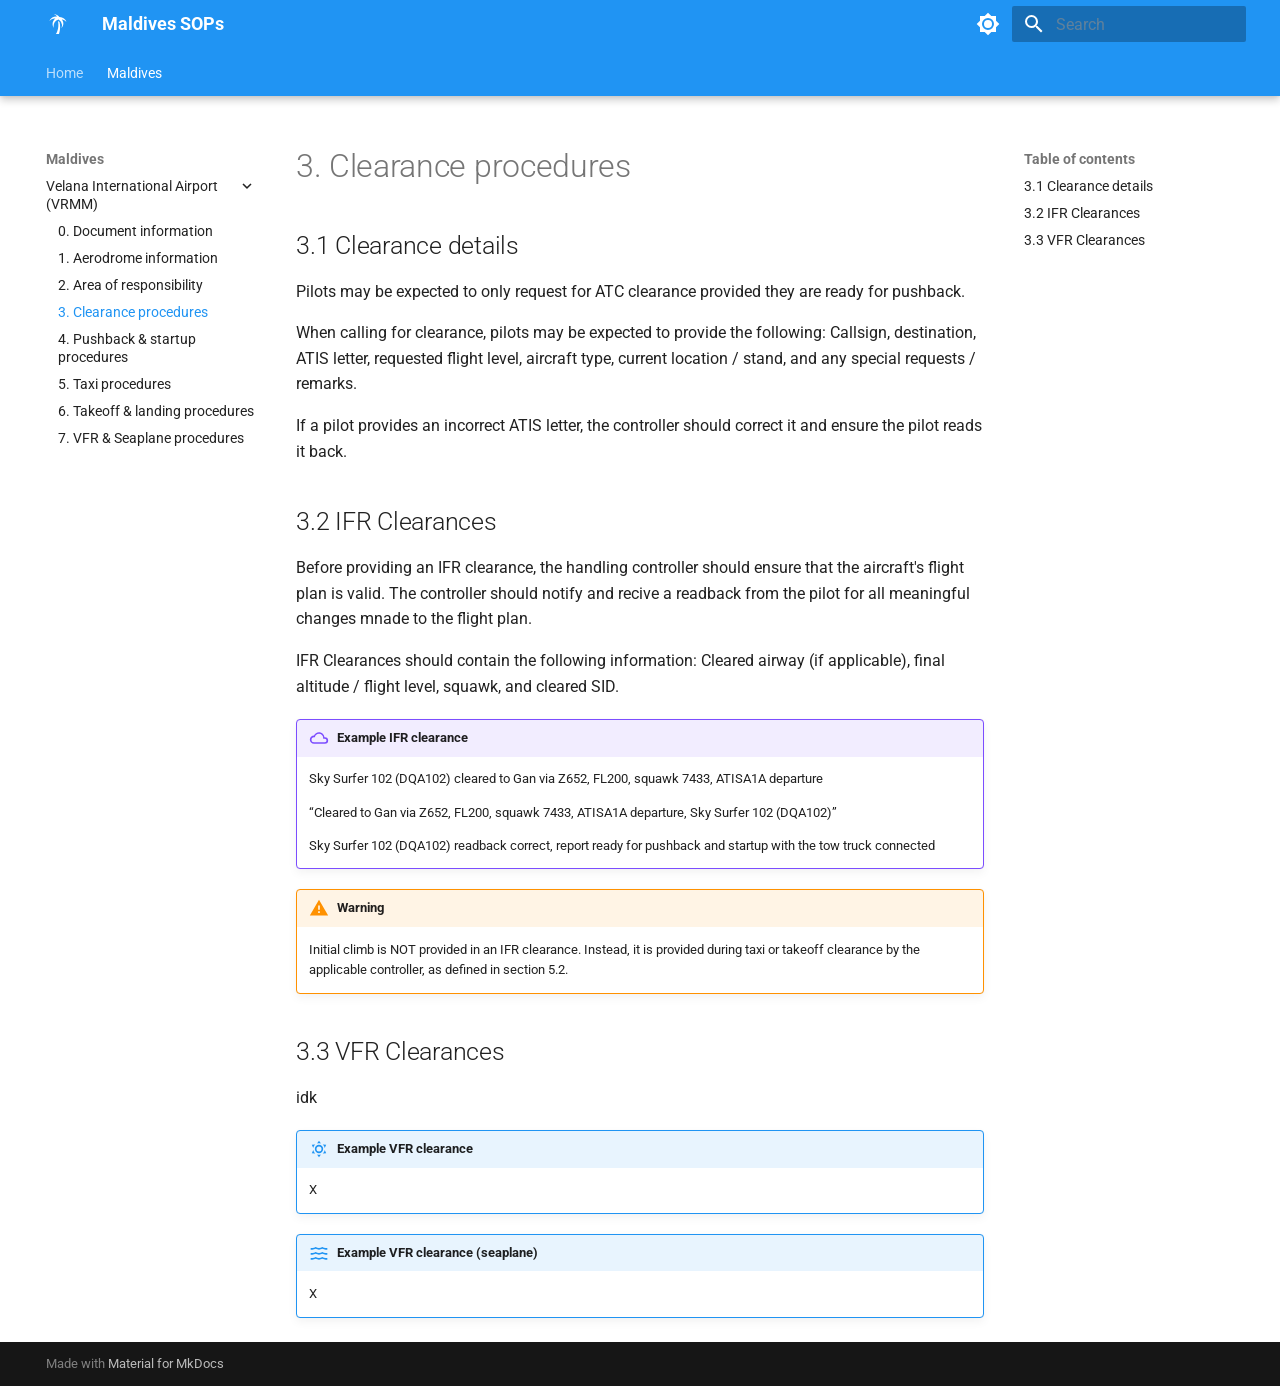
<file: Maldives/Velana International Airport (VRMM)/3. Clearance procedures/index.html>
<!doctype html>
<html lang="en" class="no-js">
  <head>
    
      <meta charset="utf-8">
      <meta name="viewport" content="width=device-width,initial-scale=1">
      
      
      
        <link rel="canonical" href="https://dogonfire7.github.io/sop/Maldives/Velana%20International%20Airport%20%28VRMM%29/3.%20Clearance%20procedures/">
      
      
        <link rel="prev" href="../2.%20Area%20of%20responsibility/">
      
      
        <link rel="next" href="../4.%20Pushback%20%26%20startup%20procedures/">
      
      
        
      
      
      <link rel="icon" href="../../../assets/images/favicon.png">
      <meta name="generator" content="mkdocs-1.6.1, mkdocs-material-9.7.6">
    
    
      
        <title>3. Clearance procedures - Maldives SOPs</title>
      
    
    
      <link rel="stylesheet" href="../../../assets/stylesheets/main.484c7ddc.min.css">
      
        
        <link rel="stylesheet" href="../../../assets/stylesheets/palette.ab4e12ef.min.css">
      
      


    
    
      
    
    
      
        
        
        <link rel="preconnect" href="https://fonts.gstatic.com" crossorigin>
        <link rel="stylesheet" href="https://fonts.googleapis.com/css?family=Roboto:300,300i,400,400i,700,700i%7CRoboto+Mono:400,400i,700,700i&display=fallback">
        <style>:root{--md-text-font:"Roboto";--md-code-font:"Roboto Mono"}</style>
      
    
    
      <link rel="stylesheet" href="../../../stylesheets/extra.css">
    
    <script>__md_scope=new URL("../../..",location),__md_hash=e=>[...e].reduce(((e,_)=>(e<<5)-e+_.charCodeAt(0)),0),__md_get=(e,_=localStorage,t=__md_scope)=>JSON.parse(_.getItem(t.pathname+"."+e)),__md_set=(e,_,t=localStorage,a=__md_scope)=>{try{t.setItem(a.pathname+"."+e,JSON.stringify(_))}catch(e){}}</script>
    
      

    
    
  </head>
  
  
    
    
      
    
    
    
    
    <body dir="ltr" data-md-color-scheme="default" data-md-color-primary="blue" data-md-color-accent="blue-grey">
  
    
    <input class="md-toggle" data-md-toggle="drawer" type="checkbox" id="__drawer" autocomplete="off">
    <input class="md-toggle" data-md-toggle="search" type="checkbox" id="__search" autocomplete="off">
    <label class="md-overlay" for="__drawer"></label>
    <div data-md-component="skip">
      
        
        <a href="#31-clearance-details" class="md-skip">
          Skip to content
        </a>
      
    </div>
    <div data-md-component="announce">
      
    </div>
    
    
      

  

<header class="md-header md-header--shadow md-header--lifted" data-md-component="header">
  <nav class="md-header__inner md-grid" aria-label="Header">
    <a href="../../.." title="Maldives SOPs" class="md-header__button md-logo" aria-label="Maldives SOPs" data-md-component="logo">
      
  
  <svg xmlns="http://www.w3.org/2000/svg" viewBox="0 0 24 24"><path d="M12 9c1.59 7.61-2 13-2 13h3c1.88-5.8 1-9.91.5-12m2.16-2.84c.17.21.34.43.47.66a7.1 7.1 0 0 1-.63 8.44 7.11 7.11 0 0 0-.55-6.49c-.08-.13-.17-.24-.25-.36a7.1 7.1 0 0 0-2.16-1.98 7.13 7.13 0 0 0-4.96 6.79c0 .74.11 1.45.31 2.11a7.07 7.07 0 0 1-1.33-4.14c0-2.35 1.14-4.43 2.89-5.73C8 6.35 6.46 6.67 5.12 7.5q-.93.615-1.62 1.41C4.05 7.58 5 6.39 6.3 5.57c1.5-.94 3.2-1.25 4.84-1.01C10.73 4 10.23 3.47 9.63 3c-.58-.42-1.21-.76-1.87-1 1.44.04 2.88.5 4.11 1.43.63.47 1.13 1.04 1.53 1.64.1 0 .19-.01.29-.01 3.2 0 5.91 2.11 6.81 5.02a7.07 7.07 0 0 0-4.84-2.92"/></svg>

    </a>
    <label class="md-header__button md-icon" for="__drawer">
      
      <svg xmlns="http://www.w3.org/2000/svg" viewBox="0 0 24 24"><path d="M3 6h18v2H3zm0 5h18v2H3zm0 5h18v2H3z"/></svg>
    </label>
    <div class="md-header__title" data-md-component="header-title">
      <div class="md-header__ellipsis">
        <div class="md-header__topic">
          <span class="md-ellipsis">
            Maldives SOPs
          </span>
        </div>
        <div class="md-header__topic" data-md-component="header-topic">
          <span class="md-ellipsis">
            
              3. Clearance procedures
            
          </span>
        </div>
      </div>
    </div>
    
      
        <form class="md-header__option" data-md-component="palette">
  
    
    
    
    <input class="md-option" data-md-color-media="" data-md-color-scheme="default" data-md-color-primary="blue" data-md-color-accent="blue-grey"  aria-label="Switch to dark mode"  type="radio" name="__palette" id="__palette_0">
    
      <label class="md-header__button md-icon" title="Switch to dark mode" for="__palette_1" hidden>
        <svg xmlns="http://www.w3.org/2000/svg" viewBox="0 0 24 24"><path d="M12 8a4 4 0 0 0-4 4 4 4 0 0 0 4 4 4 4 0 0 0 4-4 4 4 0 0 0-4-4m0 10a6 6 0 0 1-6-6 6 6 0 0 1 6-6 6 6 0 0 1 6 6 6 6 0 0 1-6 6m8-9.31V4h-4.69L12 .69 8.69 4H4v4.69L.69 12 4 15.31V20h4.69L12 23.31 15.31 20H20v-4.69L23.31 12z"/></svg>
      </label>
    
  
    
    
    
    <input class="md-option" data-md-color-media="" data-md-color-scheme="slate" data-md-color-primary="blue" data-md-color-accent="blue-grey"  aria-label="Switch to light mode"  type="radio" name="__palette" id="__palette_1">
    
      <label class="md-header__button md-icon" title="Switch to light mode" for="__palette_0" hidden>
        <svg xmlns="http://www.w3.org/2000/svg" viewBox="0 0 24 24"><path d="M12 18c-.89 0-1.74-.2-2.5-.55C11.56 16.5 13 14.42 13 12s-1.44-4.5-3.5-5.45C10.26 6.2 11.11 6 12 6a6 6 0 0 1 6 6 6 6 0 0 1-6 6m8-9.31V4h-4.69L12 .69 8.69 4H4v4.69L.69 12 4 15.31V20h4.69L12 23.31 15.31 20H20v-4.69L23.31 12z"/></svg>
      </label>
    
  
</form>
      
    
    
      <script>var palette=__md_get("__palette");if(palette&&palette.color){if("(prefers-color-scheme)"===palette.color.media){var media=matchMedia("(prefers-color-scheme: light)"),input=document.querySelector(media.matches?"[data-md-color-media='(prefers-color-scheme: light)']":"[data-md-color-media='(prefers-color-scheme: dark)']");palette.color.media=input.getAttribute("data-md-color-media"),palette.color.scheme=input.getAttribute("data-md-color-scheme"),palette.color.primary=input.getAttribute("data-md-color-primary"),palette.color.accent=input.getAttribute("data-md-color-accent")}for(var[key,value]of Object.entries(palette.color))document.body.setAttribute("data-md-color-"+key,value)}</script>
    
    
    
      
      
        <label class="md-header__button md-icon" for="__search">
          
          <svg xmlns="http://www.w3.org/2000/svg" viewBox="0 0 24 24"><path d="M9.5 3A6.5 6.5 0 0 1 16 9.5c0 1.61-.59 3.09-1.56 4.23l.27.27h.79l5 5-1.5 1.5-5-5v-.79l-.27-.27A6.52 6.52 0 0 1 9.5 16 6.5 6.5 0 0 1 3 9.5 6.5 6.5 0 0 1 9.5 3m0 2C7 5 5 7 5 9.5S7 14 9.5 14 14 12 14 9.5 12 5 9.5 5"/></svg>
        </label>
        <div class="md-search" data-md-component="search" role="dialog">
  <label class="md-search__overlay" for="__search"></label>
  <div class="md-search__inner" role="search">
    <form class="md-search__form" name="search">
      <input type="text" class="md-search__input" name="query" aria-label="Search" placeholder="Search" autocapitalize="off" autocorrect="off" autocomplete="off" spellcheck="false" data-md-component="search-query" required>
      <label class="md-search__icon md-icon" for="__search">
        
        <svg xmlns="http://www.w3.org/2000/svg" viewBox="0 0 24 24"><path d="M9.5 3A6.5 6.5 0 0 1 16 9.5c0 1.61-.59 3.09-1.56 4.23l.27.27h.79l5 5-1.5 1.5-5-5v-.79l-.27-.27A6.52 6.52 0 0 1 9.5 16 6.5 6.5 0 0 1 3 9.5 6.5 6.5 0 0 1 9.5 3m0 2C7 5 5 7 5 9.5S7 14 9.5 14 14 12 14 9.5 12 5 9.5 5"/></svg>
        
        <svg xmlns="http://www.w3.org/2000/svg" viewBox="0 0 24 24"><path d="M20 11v2H8l5.5 5.5-1.42 1.42L4.16 12l7.92-7.92L13.5 5.5 8 11z"/></svg>
      </label>
      <nav class="md-search__options" aria-label="Search">
        
        <button type="reset" class="md-search__icon md-icon" title="Clear" aria-label="Clear" tabindex="-1">
          
          <svg xmlns="http://www.w3.org/2000/svg" viewBox="0 0 24 24"><path d="M19 6.41 17.59 5 12 10.59 6.41 5 5 6.41 10.59 12 5 17.59 6.41 19 12 13.41 17.59 19 19 17.59 13.41 12z"/></svg>
        </button>
      </nav>
      
    </form>
    <div class="md-search__output">
      <div class="md-search__scrollwrap" tabindex="0" data-md-scrollfix>
        <div class="md-search-result" data-md-component="search-result">
          <div class="md-search-result__meta">
            Initializing search
          </div>
          <ol class="md-search-result__list" role="presentation"></ol>
        </div>
      </div>
    </div>
  </div>
</div>
      
    
    
  </nav>
  
    
      
<nav class="md-tabs" aria-label="Tabs" data-md-component="tabs">
  <div class="md-grid">
    <ul class="md-tabs__list">
      
        
  
  
  
  
    <li class="md-tabs__item">
      <a href="../../.." class="md-tabs__link">
        
  
  
    
  
  Home

      </a>
    </li>
  

      
        
  
  
  
    
  
  
    
    
      
  
  
  
    
  
  
    
    
      <li class="md-tabs__item md-tabs__item--active">
        <a href="../0.%20Document%20information/" class="md-tabs__link">
          
  
  
  Maldives

        </a>
      </li>
    
  

    
  

      
    </ul>
  </div>
</nav>
    
  
</header>
    
    <div class="md-container" data-md-component="container">
      
      
        
      
      <main class="md-main" data-md-component="main">
        <div class="md-main__inner md-grid">
          
            
              
              <div class="md-sidebar md-sidebar--primary" data-md-component="sidebar" data-md-type="navigation" >
                <div class="md-sidebar__scrollwrap">
                  <div class="md-sidebar__inner">
                    


  


<nav class="md-nav md-nav--primary md-nav--lifted" aria-label="Navigation" data-md-level="0">
  <label class="md-nav__title" for="__drawer">
    <a href="../../.." title="Maldives SOPs" class="md-nav__button md-logo" aria-label="Maldives SOPs" data-md-component="logo">
      
  
  <svg xmlns="http://www.w3.org/2000/svg" viewBox="0 0 24 24"><path d="M12 9c1.59 7.61-2 13-2 13h3c1.88-5.8 1-9.91.5-12m2.16-2.84c.17.21.34.43.47.66a7.1 7.1 0 0 1-.63 8.44 7.11 7.11 0 0 0-.55-6.49c-.08-.13-.17-.24-.25-.36a7.1 7.1 0 0 0-2.16-1.98 7.13 7.13 0 0 0-4.96 6.79c0 .74.11 1.45.31 2.11a7.07 7.07 0 0 1-1.33-4.14c0-2.35 1.14-4.43 2.89-5.73C8 6.35 6.46 6.67 5.12 7.5q-.93.615-1.62 1.41C4.05 7.58 5 6.39 6.3 5.57c1.5-.94 3.2-1.25 4.84-1.01C10.73 4 10.23 3.47 9.63 3c-.58-.42-1.21-.76-1.87-1 1.44.04 2.88.5 4.11 1.43.63.47 1.13 1.04 1.53 1.64.1 0 .19-.01.29-.01 3.2 0 5.91 2.11 6.81 5.02a7.07 7.07 0 0 0-4.84-2.92"/></svg>

    </a>
    Maldives SOPs
  </label>
  
  <ul class="md-nav__list" data-md-scrollfix>
    
      
      
  
  
  
  
    <li class="md-nav__item">
      <a href="../../.." class="md-nav__link">
        
  
  
  <span class="md-ellipsis">
    
  
    Home
  

    
  </span>
  
  

      </a>
    </li>
  

    
      
      
  
  
    
  
  
  
    
    
    
    
      
        
        
      
      
    
    
    <li class="md-nav__item md-nav__item--active md-nav__item--section md-nav__item--nested">
      
        
        
        <input class="md-nav__toggle md-toggle " type="checkbox" id="__nav_2" checked>
        
          
          <label class="md-nav__link" for="__nav_2" id="__nav_2_label" tabindex="">
            
  
  
  <span class="md-ellipsis">
    
  
    Maldives
  

    
  </span>
  
  

            <span class="md-nav__icon md-icon"></span>
          </label>
        
        <nav class="md-nav" data-md-level="1" aria-labelledby="__nav_2_label" aria-expanded="true">
          <label class="md-nav__title" for="__nav_2">
            <span class="md-nav__icon md-icon"></span>
            
  
    Maldives
  

          </label>
          <ul class="md-nav__list" data-md-scrollfix>
            
              
                
  
  
    
  
  
  
    
    
    
    
      
      
    
    
    <li class="md-nav__item md-nav__item--active md-nav__item--nested">
      
        
        
        <input class="md-nav__toggle md-toggle " type="checkbox" id="__nav_2_1" checked>
        
          
          <label class="md-nav__link" for="__nav_2_1" id="__nav_2_1_label" tabindex="0">
            
  
  
  <span class="md-ellipsis">
    
  
    Velana International Airport (VRMM)
  

    
  </span>
  
  

            <span class="md-nav__icon md-icon"></span>
          </label>
        
        <nav class="md-nav" data-md-level="2" aria-labelledby="__nav_2_1_label" aria-expanded="true">
          <label class="md-nav__title" for="__nav_2_1">
            <span class="md-nav__icon md-icon"></span>
            
  
    Velana International Airport (VRMM)
  

          </label>
          <ul class="md-nav__list" data-md-scrollfix>
            
              
                
  
  
  
  
    <li class="md-nav__item">
      <a href="../0.%20Document%20information/" class="md-nav__link">
        
  
  
  <span class="md-ellipsis">
    
  
    0. Document information
  

    
  </span>
  
  

      </a>
    </li>
  

              
            
              
                
  
  
  
  
    <li class="md-nav__item">
      <a href="../1.%20Aerodrome%20information/" class="md-nav__link">
        
  
  
  <span class="md-ellipsis">
    
  
    1. Aerodrome information
  

    
  </span>
  
  

      </a>
    </li>
  

              
            
              
                
  
  
  
  
    <li class="md-nav__item">
      <a href="../2.%20Area%20of%20responsibility/" class="md-nav__link">
        
  
  
  <span class="md-ellipsis">
    
  
    2. Area of responsibility
  

    
  </span>
  
  

      </a>
    </li>
  

              
            
              
                
  
  
    
  
  
  
    <li class="md-nav__item md-nav__item--active">
      
      <input class="md-nav__toggle md-toggle" type="checkbox" id="__toc">
      
      
      
        <label class="md-nav__link md-nav__link--active" for="__toc">
          
  
  
  <span class="md-ellipsis">
    
  
    3. Clearance procedures
  

    
  </span>
  
  

          <span class="md-nav__icon md-icon"></span>
        </label>
      
      <a href="./" class="md-nav__link md-nav__link--active">
        
  
  
  <span class="md-ellipsis">
    
  
    3. Clearance procedures
  

    
  </span>
  
  

      </a>
      
        

<nav class="md-nav md-nav--secondary" aria-label="Table of contents">
  
  
  
  
    <label class="md-nav__title" for="__toc">
      <span class="md-nav__icon md-icon"></span>
      Table of contents
    </label>
    <ul class="md-nav__list" data-md-component="toc" data-md-scrollfix>
      
        <li class="md-nav__item">
  <a href="#31-clearance-details" class="md-nav__link">
    <span class="md-ellipsis">
      
        3.1 Clearance details
      
    </span>
  </a>
  
</li>
      
        <li class="md-nav__item">
  <a href="#32-ifr-clearances" class="md-nav__link">
    <span class="md-ellipsis">
      
        3.2 IFR Clearances
      
    </span>
  </a>
  
</li>
      
        <li class="md-nav__item">
  <a href="#33-vfr-clearances" class="md-nav__link">
    <span class="md-ellipsis">
      
        3.3 VFR Clearances
      
    </span>
  </a>
  
</li>
      
    </ul>
  
</nav>
      
    </li>
  

              
            
              
                
  
  
  
  
    <li class="md-nav__item">
      <a href="../4.%20Pushback%20%26%20startup%20procedures/" class="md-nav__link">
        
  
  
  <span class="md-ellipsis">
    
  
    4. Pushback & startup procedures
  

    
  </span>
  
  

      </a>
    </li>
  

              
            
              
                
  
  
  
  
    <li class="md-nav__item">
      <a href="../5.%20Taxi%20procedures/" class="md-nav__link">
        
  
  
  <span class="md-ellipsis">
    
  
    5. Taxi procedures
  

    
  </span>
  
  

      </a>
    </li>
  

              
            
              
                
  
  
  
  
    <li class="md-nav__item">
      <a href="../6.%20Takeoff%20%26%20landing%20procedures/" class="md-nav__link">
        
  
  
  <span class="md-ellipsis">
    
  
    6. Takeoff & landing procedures
  

    
  </span>
  
  

      </a>
    </li>
  

              
            
              
                
  
  
  
  
    <li class="md-nav__item">
      <a href="../7.%20VFR%20%26%20Seaplane%20procedures/" class="md-nav__link">
        
  
  
  <span class="md-ellipsis">
    
  
    7. VFR & Seaplane procedures
  

    
  </span>
  
  

      </a>
    </li>
  

              
            
          </ul>
        </nav>
      
    </li>
  

              
            
          </ul>
        </nav>
      
    </li>
  

    
  </ul>
</nav>
                  </div>
                </div>
              </div>
            
            
              
              <div class="md-sidebar md-sidebar--secondary" data-md-component="sidebar" data-md-type="toc" >
                <div class="md-sidebar__scrollwrap">
                  <div class="md-sidebar__inner">
                    

<nav class="md-nav md-nav--secondary" aria-label="Table of contents">
  
  
  
  
    <label class="md-nav__title" for="__toc">
      <span class="md-nav__icon md-icon"></span>
      Table of contents
    </label>
    <ul class="md-nav__list" data-md-component="toc" data-md-scrollfix>
      
        <li class="md-nav__item">
  <a href="#31-clearance-details" class="md-nav__link">
    <span class="md-ellipsis">
      
        3.1 Clearance details
      
    </span>
  </a>
  
</li>
      
        <li class="md-nav__item">
  <a href="#32-ifr-clearances" class="md-nav__link">
    <span class="md-ellipsis">
      
        3.2 IFR Clearances
      
    </span>
  </a>
  
</li>
      
        <li class="md-nav__item">
  <a href="#33-vfr-clearances" class="md-nav__link">
    <span class="md-ellipsis">
      
        3.3 VFR Clearances
      
    </span>
  </a>
  
</li>
      
    </ul>
  
</nav>
                  </div>
                </div>
              </div>
            
          
          
            <div class="md-content" data-md-component="content">
              
              <article class="md-content__inner md-typeset">
                
                  



  <h1>3. Clearance procedures</h1>

<h2 id="31-clearance-details">3.1 Clearance details</h2>
<p>Pilots may be expected to only request for ATC clearance provided they are ready for pushback.</p>
<p>When calling for clearance, pilots may be expected to provide the following: Callsign, destination, ATIS letter, requested flight level, aircraft type, current location / stand, and any special requests / remarks.</p>
<p>If a pilot provides an incorrect ATIS letter, the controller should correct it and ensure the pilot reads it back.</p>
<h2 id="32-ifr-clearances">3.2 IFR Clearances</h2>
<p>Before providing an IFR clearance, the handling controller should ensure that the aircraft's flight plan is valid. The controller should notify and recive a readback from the pilot for all meaningful changes mnade to the flight plan.</p>
<p>IFR Clearances should contain the following information: Cleared airway (if applicable), final altitude / flight level, squawk, and cleared SID.</p>
<div class="admonition ifr">
<p class="admonition-title">Example IFR clearance</p>
<p>Sky Surfer 102 (DQA102) cleared to Gan via Z652, FL200, squawk 7433, ATISA1A departure</p>
<p>“Cleared to Gan via Z652, FL200, squawk 7433, ATISA1A departure, Sky Surfer 102 (DQA102)”</p>
<p>Sky Surfer 102 (DQA102) readback correct, report ready for pushback and startup with the tow truck connected</p>
</div>
<div class="admonition warning">
<p class="admonition-title">Warning</p>
<p>Initial climb is NOT provided in an IFR clearance. Instead, it is provided during taxi or takeoff clearance by the applicable controller, as defined in section 5.2.</p>
</div>
<h2 id="33-vfr-clearances">3.3 VFR Clearances</h2>
<p>idk</p>
<div class="admonition vfr">
<p class="admonition-title">Example VFR clearance</p>
<p>X</p>
</div>
<div class="admonition seaplane">
<p class="admonition-title">Example VFR clearance (seaplane)</p>
<p>X</p>
</div>












                
              </article>
            </div>
          
          
<script>var target=document.getElementById(location.hash.slice(1));target&&target.name&&(target.checked=target.name.startsWith("__tabbed_"))</script>
        </div>
        
      </main>
      
        <footer class="md-footer">
  
  <div class="md-footer-meta md-typeset">
    <div class="md-footer-meta__inner md-grid">
      <div class="md-copyright">
  
  
    Made with
    <a href="https://squidfunk.github.io/mkdocs-material/" target="_blank" rel="noopener">
      Material for MkDocs
    </a>
  
</div>
      
    </div>
  </div>
</footer>
      
    </div>
    <div class="md-dialog" data-md-component="dialog">
      <div class="md-dialog__inner md-typeset"></div>
    </div>
    
    
    
      
      
      <script id="__config" type="application/json">{"annotate": null, "base": "../../..", "features": ["navigation.tabs", "navigation.tabs.sticky"], "search": "../../../assets/javascripts/workers/search.2c215733.min.js", "tags": null, "translations": {"clipboard.copied": "Copied to clipboard", "clipboard.copy": "Copy to clipboard", "search.result.more.one": "1 more on this page", "search.result.more.other": "# more on this page", "search.result.none": "No matching documents", "search.result.one": "1 matching document", "search.result.other": "# matching documents", "search.result.placeholder": "Type to start searching", "search.result.term.missing": "Missing", "select.version": "Select version"}, "version": null}</script>
    
    
      <script src="../../../assets/javascripts/bundle.79ae519e.min.js"></script>
      
    
  </body>
</html>
</file>
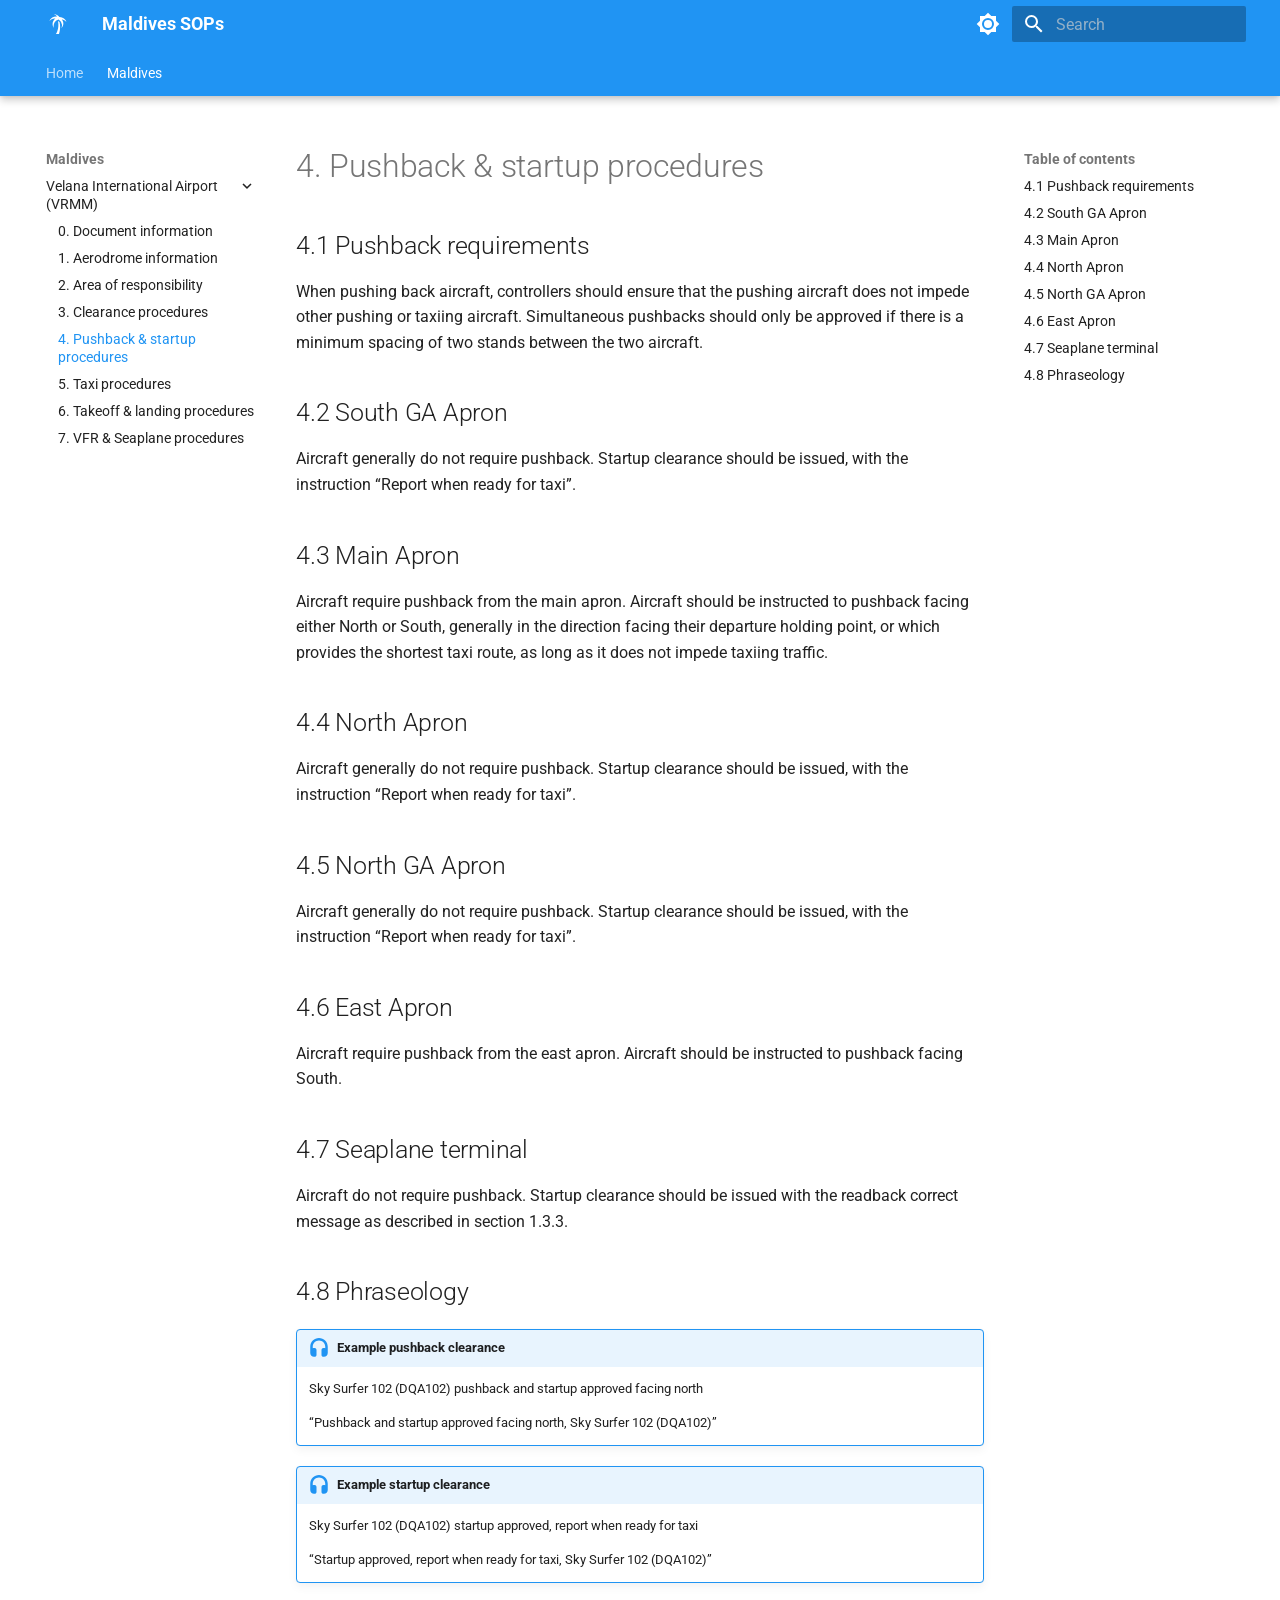
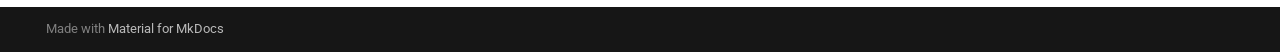
<file: Maldives/Velana International Airport (VRMM)/4. Pushback & startup procedures/index.html>
<!doctype html>
<html lang="en" class="no-js">
  <head>
    
      <meta charset="utf-8">
      <meta name="viewport" content="width=device-width,initial-scale=1">
      
      
      
        <link rel="canonical" href="https://dogonfire7.github.io/sop/Maldives/Velana%20International%20Airport%20%28VRMM%29/4.%20Pushback%20%26%20startup%20procedures/">
      
      
        <link rel="prev" href="../3.%20Clearance%20procedures/">
      
      
        <link rel="next" href="../5.%20Taxi%20procedures/">
      
      
        
      
      
      <link rel="icon" href="../../../assets/images/favicon.png">
      <meta name="generator" content="mkdocs-1.6.1, mkdocs-material-9.7.6">
    
    
      
        <title>4. Pushback & startup procedures - Maldives SOPs</title>
      
    
    
      <link rel="stylesheet" href="../../../assets/stylesheets/main.484c7ddc.min.css">
      
        
        <link rel="stylesheet" href="../../../assets/stylesheets/palette.ab4e12ef.min.css">
      
      


    
    
      
    
    
      
        
        
        <link rel="preconnect" href="https://fonts.gstatic.com" crossorigin>
        <link rel="stylesheet" href="https://fonts.googleapis.com/css?family=Roboto:300,300i,400,400i,700,700i%7CRoboto+Mono:400,400i,700,700i&display=fallback">
        <style>:root{--md-text-font:"Roboto";--md-code-font:"Roboto Mono"}</style>
      
    
    
      <link rel="stylesheet" href="../../../stylesheets/extra.css">
    
    <script>__md_scope=new URL("../../..",location),__md_hash=e=>[...e].reduce(((e,_)=>(e<<5)-e+_.charCodeAt(0)),0),__md_get=(e,_=localStorage,t=__md_scope)=>JSON.parse(_.getItem(t.pathname+"."+e)),__md_set=(e,_,t=localStorage,a=__md_scope)=>{try{t.setItem(a.pathname+"."+e,JSON.stringify(_))}catch(e){}}</script>
    
      

    
    
  </head>
  
  
    
    
      
    
    
    
    
    <body dir="ltr" data-md-color-scheme="default" data-md-color-primary="blue" data-md-color-accent="blue-grey">
  
    
    <input class="md-toggle" data-md-toggle="drawer" type="checkbox" id="__drawer" autocomplete="off">
    <input class="md-toggle" data-md-toggle="search" type="checkbox" id="__search" autocomplete="off">
    <label class="md-overlay" for="__drawer"></label>
    <div data-md-component="skip">
      
        
        <a href="#41-pushback-requirements" class="md-skip">
          Skip to content
        </a>
      
    </div>
    <div data-md-component="announce">
      
    </div>
    
    
      

  

<header class="md-header md-header--shadow md-header--lifted" data-md-component="header">
  <nav class="md-header__inner md-grid" aria-label="Header">
    <a href="../../.." title="Maldives SOPs" class="md-header__button md-logo" aria-label="Maldives SOPs" data-md-component="logo">
      
  
  <svg xmlns="http://www.w3.org/2000/svg" viewBox="0 0 24 24"><path d="M12 9c1.59 7.61-2 13-2 13h3c1.88-5.8 1-9.91.5-12m2.16-2.84c.17.21.34.43.47.66a7.1 7.1 0 0 1-.63 8.44 7.11 7.11 0 0 0-.55-6.49c-.08-.13-.17-.24-.25-.36a7.1 7.1 0 0 0-2.16-1.98 7.13 7.13 0 0 0-4.96 6.79c0 .74.11 1.45.31 2.11a7.07 7.07 0 0 1-1.33-4.14c0-2.35 1.14-4.43 2.89-5.73C8 6.35 6.46 6.67 5.12 7.5q-.93.615-1.62 1.41C4.05 7.58 5 6.39 6.3 5.57c1.5-.94 3.2-1.25 4.84-1.01C10.73 4 10.23 3.47 9.63 3c-.58-.42-1.21-.76-1.87-1 1.44.04 2.88.5 4.11 1.43.63.47 1.13 1.04 1.53 1.64.1 0 .19-.01.29-.01 3.2 0 5.91 2.11 6.81 5.02a7.07 7.07 0 0 0-4.84-2.92"/></svg>

    </a>
    <label class="md-header__button md-icon" for="__drawer">
      
      <svg xmlns="http://www.w3.org/2000/svg" viewBox="0 0 24 24"><path d="M3 6h18v2H3zm0 5h18v2H3zm0 5h18v2H3z"/></svg>
    </label>
    <div class="md-header__title" data-md-component="header-title">
      <div class="md-header__ellipsis">
        <div class="md-header__topic">
          <span class="md-ellipsis">
            Maldives SOPs
          </span>
        </div>
        <div class="md-header__topic" data-md-component="header-topic">
          <span class="md-ellipsis">
            
              4. Pushback & startup procedures
            
          </span>
        </div>
      </div>
    </div>
    
      
        <form class="md-header__option" data-md-component="palette">
  
    
    
    
    <input class="md-option" data-md-color-media="" data-md-color-scheme="default" data-md-color-primary="blue" data-md-color-accent="blue-grey"  aria-label="Switch to dark mode"  type="radio" name="__palette" id="__palette_0">
    
      <label class="md-header__button md-icon" title="Switch to dark mode" for="__palette_1" hidden>
        <svg xmlns="http://www.w3.org/2000/svg" viewBox="0 0 24 24"><path d="M12 8a4 4 0 0 0-4 4 4 4 0 0 0 4 4 4 4 0 0 0 4-4 4 4 0 0 0-4-4m0 10a6 6 0 0 1-6-6 6 6 0 0 1 6-6 6 6 0 0 1 6 6 6 6 0 0 1-6 6m8-9.31V4h-4.69L12 .69 8.69 4H4v4.69L.69 12 4 15.31V20h4.69L12 23.31 15.31 20H20v-4.69L23.31 12z"/></svg>
      </label>
    
  
    
    
    
    <input class="md-option" data-md-color-media="" data-md-color-scheme="slate" data-md-color-primary="blue" data-md-color-accent="blue-grey"  aria-label="Switch to light mode"  type="radio" name="__palette" id="__palette_1">
    
      <label class="md-header__button md-icon" title="Switch to light mode" for="__palette_0" hidden>
        <svg xmlns="http://www.w3.org/2000/svg" viewBox="0 0 24 24"><path d="M12 18c-.89 0-1.74-.2-2.5-.55C11.56 16.5 13 14.42 13 12s-1.44-4.5-3.5-5.45C10.26 6.2 11.11 6 12 6a6 6 0 0 1 6 6 6 6 0 0 1-6 6m8-9.31V4h-4.69L12 .69 8.69 4H4v4.69L.69 12 4 15.31V20h4.69L12 23.31 15.31 20H20v-4.69L23.31 12z"/></svg>
      </label>
    
  
</form>
      
    
    
      <script>var palette=__md_get("__palette");if(palette&&palette.color){if("(prefers-color-scheme)"===palette.color.media){var media=matchMedia("(prefers-color-scheme: light)"),input=document.querySelector(media.matches?"[data-md-color-media='(prefers-color-scheme: light)']":"[data-md-color-media='(prefers-color-scheme: dark)']");palette.color.media=input.getAttribute("data-md-color-media"),palette.color.scheme=input.getAttribute("data-md-color-scheme"),palette.color.primary=input.getAttribute("data-md-color-primary"),palette.color.accent=input.getAttribute("data-md-color-accent")}for(var[key,value]of Object.entries(palette.color))document.body.setAttribute("data-md-color-"+key,value)}</script>
    
    
    
      
      
        <label class="md-header__button md-icon" for="__search">
          
          <svg xmlns="http://www.w3.org/2000/svg" viewBox="0 0 24 24"><path d="M9.5 3A6.5 6.5 0 0 1 16 9.5c0 1.61-.59 3.09-1.56 4.23l.27.27h.79l5 5-1.5 1.5-5-5v-.79l-.27-.27A6.52 6.52 0 0 1 9.5 16 6.5 6.5 0 0 1 3 9.5 6.5 6.5 0 0 1 9.5 3m0 2C7 5 5 7 5 9.5S7 14 9.5 14 14 12 14 9.5 12 5 9.5 5"/></svg>
        </label>
        <div class="md-search" data-md-component="search" role="dialog">
  <label class="md-search__overlay" for="__search"></label>
  <div class="md-search__inner" role="search">
    <form class="md-search__form" name="search">
      <input type="text" class="md-search__input" name="query" aria-label="Search" placeholder="Search" autocapitalize="off" autocorrect="off" autocomplete="off" spellcheck="false" data-md-component="search-query" required>
      <label class="md-search__icon md-icon" for="__search">
        
        <svg xmlns="http://www.w3.org/2000/svg" viewBox="0 0 24 24"><path d="M9.5 3A6.5 6.5 0 0 1 16 9.5c0 1.61-.59 3.09-1.56 4.23l.27.27h.79l5 5-1.5 1.5-5-5v-.79l-.27-.27A6.52 6.52 0 0 1 9.5 16 6.5 6.5 0 0 1 3 9.5 6.5 6.5 0 0 1 9.5 3m0 2C7 5 5 7 5 9.5S7 14 9.5 14 14 12 14 9.5 12 5 9.5 5"/></svg>
        
        <svg xmlns="http://www.w3.org/2000/svg" viewBox="0 0 24 24"><path d="M20 11v2H8l5.5 5.5-1.42 1.42L4.16 12l7.92-7.92L13.5 5.5 8 11z"/></svg>
      </label>
      <nav class="md-search__options" aria-label="Search">
        
        <button type="reset" class="md-search__icon md-icon" title="Clear" aria-label="Clear" tabindex="-1">
          
          <svg xmlns="http://www.w3.org/2000/svg" viewBox="0 0 24 24"><path d="M19 6.41 17.59 5 12 10.59 6.41 5 5 6.41 10.59 12 5 17.59 6.41 19 12 13.41 17.59 19 19 17.59 13.41 12z"/></svg>
        </button>
      </nav>
      
    </form>
    <div class="md-search__output">
      <div class="md-search__scrollwrap" tabindex="0" data-md-scrollfix>
        <div class="md-search-result" data-md-component="search-result">
          <div class="md-search-result__meta">
            Initializing search
          </div>
          <ol class="md-search-result__list" role="presentation"></ol>
        </div>
      </div>
    </div>
  </div>
</div>
      
    
    
  </nav>
  
    
      
<nav class="md-tabs" aria-label="Tabs" data-md-component="tabs">
  <div class="md-grid">
    <ul class="md-tabs__list">
      
        
  
  
  
  
    <li class="md-tabs__item">
      <a href="../../.." class="md-tabs__link">
        
  
  
    
  
  Home

      </a>
    </li>
  

      
        
  
  
  
    
  
  
    
    
      
  
  
  
    
  
  
    
    
      <li class="md-tabs__item md-tabs__item--active">
        <a href="../0.%20Document%20information/" class="md-tabs__link">
          
  
  
  Maldives

        </a>
      </li>
    
  

    
  

      
    </ul>
  </div>
</nav>
    
  
</header>
    
    <div class="md-container" data-md-component="container">
      
      
        
      
      <main class="md-main" data-md-component="main">
        <div class="md-main__inner md-grid">
          
            
              
              <div class="md-sidebar md-sidebar--primary" data-md-component="sidebar" data-md-type="navigation" >
                <div class="md-sidebar__scrollwrap">
                  <div class="md-sidebar__inner">
                    


  


<nav class="md-nav md-nav--primary md-nav--lifted" aria-label="Navigation" data-md-level="0">
  <label class="md-nav__title" for="__drawer">
    <a href="../../.." title="Maldives SOPs" class="md-nav__button md-logo" aria-label="Maldives SOPs" data-md-component="logo">
      
  
  <svg xmlns="http://www.w3.org/2000/svg" viewBox="0 0 24 24"><path d="M12 9c1.59 7.61-2 13-2 13h3c1.88-5.8 1-9.91.5-12m2.16-2.84c.17.21.34.43.47.66a7.1 7.1 0 0 1-.63 8.44 7.11 7.11 0 0 0-.55-6.49c-.08-.13-.17-.24-.25-.36a7.1 7.1 0 0 0-2.16-1.98 7.13 7.13 0 0 0-4.96 6.79c0 .74.11 1.45.31 2.11a7.07 7.07 0 0 1-1.33-4.14c0-2.35 1.14-4.43 2.89-5.73C8 6.35 6.46 6.67 5.12 7.5q-.93.615-1.62 1.41C4.05 7.58 5 6.39 6.3 5.57c1.5-.94 3.2-1.25 4.84-1.01C10.73 4 10.23 3.47 9.63 3c-.58-.42-1.21-.76-1.87-1 1.44.04 2.88.5 4.11 1.43.63.47 1.13 1.04 1.53 1.64.1 0 .19-.01.29-.01 3.2 0 5.91 2.11 6.81 5.02a7.07 7.07 0 0 0-4.84-2.92"/></svg>

    </a>
    Maldives SOPs
  </label>
  
  <ul class="md-nav__list" data-md-scrollfix>
    
      
      
  
  
  
  
    <li class="md-nav__item">
      <a href="../../.." class="md-nav__link">
        
  
  
  <span class="md-ellipsis">
    
  
    Home
  

    
  </span>
  
  

      </a>
    </li>
  

    
      
      
  
  
    
  
  
  
    
    
    
    
      
        
        
      
      
    
    
    <li class="md-nav__item md-nav__item--active md-nav__item--section md-nav__item--nested">
      
        
        
        <input class="md-nav__toggle md-toggle " type="checkbox" id="__nav_2" checked>
        
          
          <label class="md-nav__link" for="__nav_2" id="__nav_2_label" tabindex="">
            
  
  
  <span class="md-ellipsis">
    
  
    Maldives
  

    
  </span>
  
  

            <span class="md-nav__icon md-icon"></span>
          </label>
        
        <nav class="md-nav" data-md-level="1" aria-labelledby="__nav_2_label" aria-expanded="true">
          <label class="md-nav__title" for="__nav_2">
            <span class="md-nav__icon md-icon"></span>
            
  
    Maldives
  

          </label>
          <ul class="md-nav__list" data-md-scrollfix>
            
              
                
  
  
    
  
  
  
    
    
    
    
      
      
    
    
    <li class="md-nav__item md-nav__item--active md-nav__item--nested">
      
        
        
        <input class="md-nav__toggle md-toggle " type="checkbox" id="__nav_2_1" checked>
        
          
          <label class="md-nav__link" for="__nav_2_1" id="__nav_2_1_label" tabindex="0">
            
  
  
  <span class="md-ellipsis">
    
  
    Velana International Airport (VRMM)
  

    
  </span>
  
  

            <span class="md-nav__icon md-icon"></span>
          </label>
        
        <nav class="md-nav" data-md-level="2" aria-labelledby="__nav_2_1_label" aria-expanded="true">
          <label class="md-nav__title" for="__nav_2_1">
            <span class="md-nav__icon md-icon"></span>
            
  
    Velana International Airport (VRMM)
  

          </label>
          <ul class="md-nav__list" data-md-scrollfix>
            
              
                
  
  
  
  
    <li class="md-nav__item">
      <a href="../0.%20Document%20information/" class="md-nav__link">
        
  
  
  <span class="md-ellipsis">
    
  
    0. Document information
  

    
  </span>
  
  

      </a>
    </li>
  

              
            
              
                
  
  
  
  
    <li class="md-nav__item">
      <a href="../1.%20Aerodrome%20information/" class="md-nav__link">
        
  
  
  <span class="md-ellipsis">
    
  
    1. Aerodrome information
  

    
  </span>
  
  

      </a>
    </li>
  

              
            
              
                
  
  
  
  
    <li class="md-nav__item">
      <a href="../2.%20Area%20of%20responsibility/" class="md-nav__link">
        
  
  
  <span class="md-ellipsis">
    
  
    2. Area of responsibility
  

    
  </span>
  
  

      </a>
    </li>
  

              
            
              
                
  
  
  
  
    <li class="md-nav__item">
      <a href="../3.%20Clearance%20procedures/" class="md-nav__link">
        
  
  
  <span class="md-ellipsis">
    
  
    3. Clearance procedures
  

    
  </span>
  
  

      </a>
    </li>
  

              
            
              
                
  
  
    
  
  
  
    <li class="md-nav__item md-nav__item--active">
      
      <input class="md-nav__toggle md-toggle" type="checkbox" id="__toc">
      
      
      
        <label class="md-nav__link md-nav__link--active" for="__toc">
          
  
  
  <span class="md-ellipsis">
    
  
    4. Pushback & startup procedures
  

    
  </span>
  
  

          <span class="md-nav__icon md-icon"></span>
        </label>
      
      <a href="./" class="md-nav__link md-nav__link--active">
        
  
  
  <span class="md-ellipsis">
    
  
    4. Pushback & startup procedures
  

    
  </span>
  
  

      </a>
      
        

<nav class="md-nav md-nav--secondary" aria-label="Table of contents">
  
  
  
  
    <label class="md-nav__title" for="__toc">
      <span class="md-nav__icon md-icon"></span>
      Table of contents
    </label>
    <ul class="md-nav__list" data-md-component="toc" data-md-scrollfix>
      
        <li class="md-nav__item">
  <a href="#41-pushback-requirements" class="md-nav__link">
    <span class="md-ellipsis">
      
        4.1 Pushback requirements
      
    </span>
  </a>
  
</li>
      
        <li class="md-nav__item">
  <a href="#42-south-ga-apron" class="md-nav__link">
    <span class="md-ellipsis">
      
        4.2 South GA Apron
      
    </span>
  </a>
  
</li>
      
        <li class="md-nav__item">
  <a href="#43-main-apron" class="md-nav__link">
    <span class="md-ellipsis">
      
        4.3 Main Apron
      
    </span>
  </a>
  
</li>
      
        <li class="md-nav__item">
  <a href="#44-north-apron" class="md-nav__link">
    <span class="md-ellipsis">
      
        4.4 North Apron
      
    </span>
  </a>
  
</li>
      
        <li class="md-nav__item">
  <a href="#45-north-ga-apron" class="md-nav__link">
    <span class="md-ellipsis">
      
        4.5 North GA Apron
      
    </span>
  </a>
  
</li>
      
        <li class="md-nav__item">
  <a href="#46-east-apron" class="md-nav__link">
    <span class="md-ellipsis">
      
        4.6 East Apron
      
    </span>
  </a>
  
</li>
      
        <li class="md-nav__item">
  <a href="#47-seaplane-terminal" class="md-nav__link">
    <span class="md-ellipsis">
      
        4.7 Seaplane terminal
      
    </span>
  </a>
  
</li>
      
        <li class="md-nav__item">
  <a href="#48-phraseology" class="md-nav__link">
    <span class="md-ellipsis">
      
        4.8 Phraseology
      
    </span>
  </a>
  
</li>
      
    </ul>
  
</nav>
      
    </li>
  

              
            
              
                
  
  
  
  
    <li class="md-nav__item">
      <a href="../5.%20Taxi%20procedures/" class="md-nav__link">
        
  
  
  <span class="md-ellipsis">
    
  
    5. Taxi procedures
  

    
  </span>
  
  

      </a>
    </li>
  

              
            
              
                
  
  
  
  
    <li class="md-nav__item">
      <a href="../6.%20Takeoff%20%26%20landing%20procedures/" class="md-nav__link">
        
  
  
  <span class="md-ellipsis">
    
  
    6. Takeoff & landing procedures
  

    
  </span>
  
  

      </a>
    </li>
  

              
            
              
                
  
  
  
  
    <li class="md-nav__item">
      <a href="../7.%20VFR%20%26%20Seaplane%20procedures/" class="md-nav__link">
        
  
  
  <span class="md-ellipsis">
    
  
    7. VFR & Seaplane procedures
  

    
  </span>
  
  

      </a>
    </li>
  

              
            
          </ul>
        </nav>
      
    </li>
  

              
            
          </ul>
        </nav>
      
    </li>
  

    
  </ul>
</nav>
                  </div>
                </div>
              </div>
            
            
              
              <div class="md-sidebar md-sidebar--secondary" data-md-component="sidebar" data-md-type="toc" >
                <div class="md-sidebar__scrollwrap">
                  <div class="md-sidebar__inner">
                    

<nav class="md-nav md-nav--secondary" aria-label="Table of contents">
  
  
  
  
    <label class="md-nav__title" for="__toc">
      <span class="md-nav__icon md-icon"></span>
      Table of contents
    </label>
    <ul class="md-nav__list" data-md-component="toc" data-md-scrollfix>
      
        <li class="md-nav__item">
  <a href="#41-pushback-requirements" class="md-nav__link">
    <span class="md-ellipsis">
      
        4.1 Pushback requirements
      
    </span>
  </a>
  
</li>
      
        <li class="md-nav__item">
  <a href="#42-south-ga-apron" class="md-nav__link">
    <span class="md-ellipsis">
      
        4.2 South GA Apron
      
    </span>
  </a>
  
</li>
      
        <li class="md-nav__item">
  <a href="#43-main-apron" class="md-nav__link">
    <span class="md-ellipsis">
      
        4.3 Main Apron
      
    </span>
  </a>
  
</li>
      
        <li class="md-nav__item">
  <a href="#44-north-apron" class="md-nav__link">
    <span class="md-ellipsis">
      
        4.4 North Apron
      
    </span>
  </a>
  
</li>
      
        <li class="md-nav__item">
  <a href="#45-north-ga-apron" class="md-nav__link">
    <span class="md-ellipsis">
      
        4.5 North GA Apron
      
    </span>
  </a>
  
</li>
      
        <li class="md-nav__item">
  <a href="#46-east-apron" class="md-nav__link">
    <span class="md-ellipsis">
      
        4.6 East Apron
      
    </span>
  </a>
  
</li>
      
        <li class="md-nav__item">
  <a href="#47-seaplane-terminal" class="md-nav__link">
    <span class="md-ellipsis">
      
        4.7 Seaplane terminal
      
    </span>
  </a>
  
</li>
      
        <li class="md-nav__item">
  <a href="#48-phraseology" class="md-nav__link">
    <span class="md-ellipsis">
      
        4.8 Phraseology
      
    </span>
  </a>
  
</li>
      
    </ul>
  
</nav>
                  </div>
                </div>
              </div>
            
          
          
            <div class="md-content" data-md-component="content">
              
              <article class="md-content__inner md-typeset">
                
                  



  <h1>4. Pushback & startup procedures</h1>

<h2 id="41-pushback-requirements">4.1 Pushback requirements</h2>
<p>When pushing back aircraft, controllers should ensure that the pushing aircraft does not impede other pushing or taxiing aircraft. Simultaneous pushbacks should only be approved if there is a minimum spacing of two stands between the two aircraft.</p>
<h2 id="42-south-ga-apron">4.2 South GA Apron</h2>
<p>Aircraft generally do not require pushback. Startup clearance should be issued, with the instruction “Report when ready for taxi”.</p>
<h2 id="43-main-apron">4.3 Main Apron</h2>
<p>Aircraft require pushback from the main apron. Aircraft should be instructed to pushback facing either North or South, generally in the direction facing their departure holding point, or which provides the shortest taxi route, as long as it does not impede taxiing traffic.</p>
<h2 id="44-north-apron">4.4 North Apron</h2>
<p>Aircraft generally do not require pushback. Startup clearance should be issued, with the instruction “Report when ready for taxi”.</p>
<h2 id="45-north-ga-apron">4.5 North GA Apron</h2>
<p>Aircraft generally do not require pushback. Startup clearance should be issued, with the instruction “Report when ready for taxi”.</p>
<h2 id="46-east-apron">4.6 East Apron</h2>
<p>Aircraft require pushback from the east apron. Aircraft should be instructed to pushback facing South.</p>
<h2 id="47-seaplane-terminal">4.7 Seaplane terminal</h2>
<p>Aircraft do not require pushback. Startup clearance should be issued with the readback correct message as described in section 1.3.3.</p>
<h2 id="48-phraseology">4.8 Phraseology</h2>
<div class="admonition headphone">
<p class="admonition-title">Example pushback clearance</p>
<p>Sky Surfer 102 (DQA102) pushback and startup approved facing north</p>
<p>“Pushback and startup approved facing north, Sky Surfer 102 (DQA102)”</p>
</div>
<div class="admonition headphone">
<p class="admonition-title">Example startup clearance</p>
<p>Sky Surfer 102 (DQA102) startup approved, report when ready for taxi</p>
<p>“Startup approved, report when ready for taxi, Sky Surfer 102 (DQA102)”</p>
</div>












                
              </article>
            </div>
          
          
<script>var target=document.getElementById(location.hash.slice(1));target&&target.name&&(target.checked=target.name.startsWith("__tabbed_"))</script>
        </div>
        
      </main>
      
        <footer class="md-footer">
  
  <div class="md-footer-meta md-typeset">
    <div class="md-footer-meta__inner md-grid">
      <div class="md-copyright">
  
  
    Made with
    <a href="https://squidfunk.github.io/mkdocs-material/" target="_blank" rel="noopener">
      Material for MkDocs
    </a>
  
</div>
      
    </div>
  </div>
</footer>
      
    </div>
    <div class="md-dialog" data-md-component="dialog">
      <div class="md-dialog__inner md-typeset"></div>
    </div>
    
    
    
      
      
      <script id="__config" type="application/json">{"annotate": null, "base": "../../..", "features": ["navigation.tabs", "navigation.tabs.sticky"], "search": "../../../assets/javascripts/workers/search.2c215733.min.js", "tags": null, "translations": {"clipboard.copied": "Copied to clipboard", "clipboard.copy": "Copy to clipboard", "search.result.more.one": "1 more on this page", "search.result.more.other": "# more on this page", "search.result.none": "No matching documents", "search.result.one": "1 matching document", "search.result.other": "# matching documents", "search.result.placeholder": "Type to start searching", "search.result.term.missing": "Missing", "select.version": "Select version"}, "version": null}</script>
    
    
      <script src="../../../assets/javascripts/bundle.79ae519e.min.js"></script>
      
    
  </body>
</html>
</file>
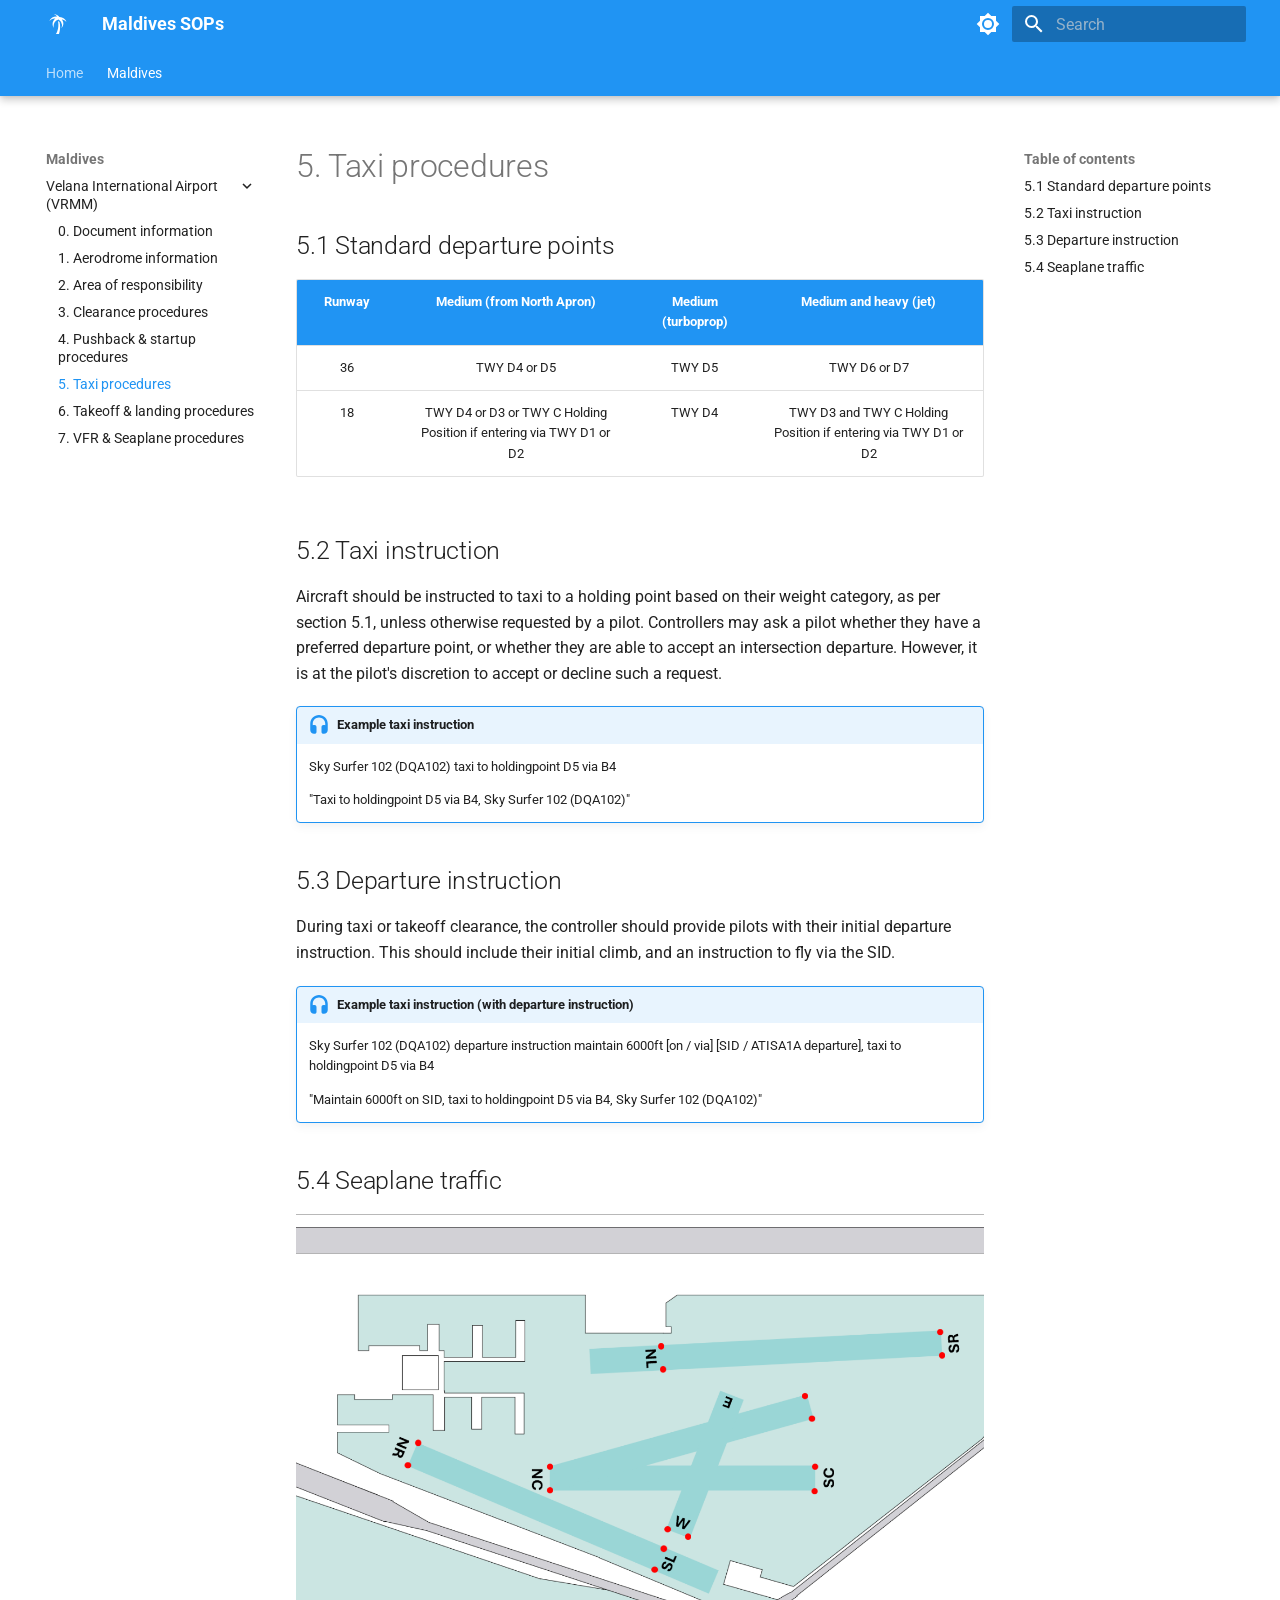
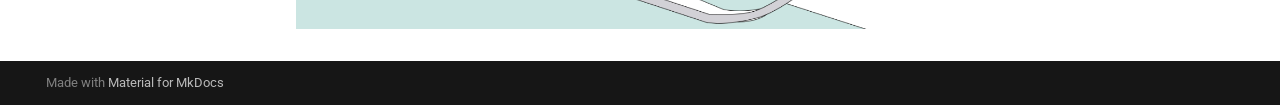
<file: Maldives/Velana International Airport (VRMM)/5. Taxi procedures/index.html>
<!doctype html>
<html lang="en" class="no-js">
  <head>
    
      <meta charset="utf-8">
      <meta name="viewport" content="width=device-width,initial-scale=1">
      
      
      
        <link rel="canonical" href="https://dogonfire7.github.io/sop/Maldives/Velana%20International%20Airport%20%28VRMM%29/5.%20Taxi%20procedures/">
      
      
        <link rel="prev" href="../4.%20Pushback%20%26%20startup%20procedures/">
      
      
        <link rel="next" href="../6.%20Takeoff%20%26%20landing%20procedures/">
      
      
        
      
      
      <link rel="icon" href="../../../assets/images/favicon.png">
      <meta name="generator" content="mkdocs-1.6.1, mkdocs-material-9.7.6">
    
    
      
        <title>5. Taxi procedures - Maldives SOPs</title>
      
    
    
      <link rel="stylesheet" href="../../../assets/stylesheets/main.484c7ddc.min.css">
      
        
        <link rel="stylesheet" href="../../../assets/stylesheets/palette.ab4e12ef.min.css">
      
      


    
    
      
    
    
      
        
        
        <link rel="preconnect" href="https://fonts.gstatic.com" crossorigin>
        <link rel="stylesheet" href="https://fonts.googleapis.com/css?family=Roboto:300,300i,400,400i,700,700i%7CRoboto+Mono:400,400i,700,700i&display=fallback">
        <style>:root{--md-text-font:"Roboto";--md-code-font:"Roboto Mono"}</style>
      
    
    
      <link rel="stylesheet" href="../../../stylesheets/extra.css">
    
    <script>__md_scope=new URL("../../..",location),__md_hash=e=>[...e].reduce(((e,_)=>(e<<5)-e+_.charCodeAt(0)),0),__md_get=(e,_=localStorage,t=__md_scope)=>JSON.parse(_.getItem(t.pathname+"."+e)),__md_set=(e,_,t=localStorage,a=__md_scope)=>{try{t.setItem(a.pathname+"."+e,JSON.stringify(_))}catch(e){}}</script>
    
      

    
    
  </head>
  
  
    
    
      
    
    
    
    
    <body dir="ltr" data-md-color-scheme="default" data-md-color-primary="blue" data-md-color-accent="blue-grey">
  
    
    <input class="md-toggle" data-md-toggle="drawer" type="checkbox" id="__drawer" autocomplete="off">
    <input class="md-toggle" data-md-toggle="search" type="checkbox" id="__search" autocomplete="off">
    <label class="md-overlay" for="__drawer"></label>
    <div data-md-component="skip">
      
        
        <a href="#51-standard-departure-points" class="md-skip">
          Skip to content
        </a>
      
    </div>
    <div data-md-component="announce">
      
    </div>
    
    
      

  

<header class="md-header md-header--shadow md-header--lifted" data-md-component="header">
  <nav class="md-header__inner md-grid" aria-label="Header">
    <a href="../../.." title="Maldives SOPs" class="md-header__button md-logo" aria-label="Maldives SOPs" data-md-component="logo">
      
  
  <svg xmlns="http://www.w3.org/2000/svg" viewBox="0 0 24 24"><path d="M12 9c1.59 7.61-2 13-2 13h3c1.88-5.8 1-9.91.5-12m2.16-2.84c.17.21.34.43.47.66a7.1 7.1 0 0 1-.63 8.44 7.11 7.11 0 0 0-.55-6.49c-.08-.13-.17-.24-.25-.36a7.1 7.1 0 0 0-2.16-1.98 7.13 7.13 0 0 0-4.96 6.79c0 .74.11 1.45.31 2.11a7.07 7.07 0 0 1-1.33-4.14c0-2.35 1.14-4.43 2.89-5.73C8 6.35 6.46 6.67 5.12 7.5q-.93.615-1.62 1.41C4.05 7.58 5 6.39 6.3 5.57c1.5-.94 3.2-1.25 4.84-1.01C10.73 4 10.23 3.47 9.63 3c-.58-.42-1.21-.76-1.87-1 1.44.04 2.88.5 4.11 1.43.63.47 1.13 1.04 1.53 1.64.1 0 .19-.01.29-.01 3.2 0 5.91 2.11 6.81 5.02a7.07 7.07 0 0 0-4.84-2.92"/></svg>

    </a>
    <label class="md-header__button md-icon" for="__drawer">
      
      <svg xmlns="http://www.w3.org/2000/svg" viewBox="0 0 24 24"><path d="M3 6h18v2H3zm0 5h18v2H3zm0 5h18v2H3z"/></svg>
    </label>
    <div class="md-header__title" data-md-component="header-title">
      <div class="md-header__ellipsis">
        <div class="md-header__topic">
          <span class="md-ellipsis">
            Maldives SOPs
          </span>
        </div>
        <div class="md-header__topic" data-md-component="header-topic">
          <span class="md-ellipsis">
            
              5. Taxi procedures
            
          </span>
        </div>
      </div>
    </div>
    
      
        <form class="md-header__option" data-md-component="palette">
  
    
    
    
    <input class="md-option" data-md-color-media="" data-md-color-scheme="default" data-md-color-primary="blue" data-md-color-accent="blue-grey"  aria-label="Switch to dark mode"  type="radio" name="__palette" id="__palette_0">
    
      <label class="md-header__button md-icon" title="Switch to dark mode" for="__palette_1" hidden>
        <svg xmlns="http://www.w3.org/2000/svg" viewBox="0 0 24 24"><path d="M12 8a4 4 0 0 0-4 4 4 4 0 0 0 4 4 4 4 0 0 0 4-4 4 4 0 0 0-4-4m0 10a6 6 0 0 1-6-6 6 6 0 0 1 6-6 6 6 0 0 1 6 6 6 6 0 0 1-6 6m8-9.31V4h-4.69L12 .69 8.69 4H4v4.69L.69 12 4 15.31V20h4.69L12 23.31 15.31 20H20v-4.69L23.31 12z"/></svg>
      </label>
    
  
    
    
    
    <input class="md-option" data-md-color-media="" data-md-color-scheme="slate" data-md-color-primary="blue" data-md-color-accent="blue-grey"  aria-label="Switch to light mode"  type="radio" name="__palette" id="__palette_1">
    
      <label class="md-header__button md-icon" title="Switch to light mode" for="__palette_0" hidden>
        <svg xmlns="http://www.w3.org/2000/svg" viewBox="0 0 24 24"><path d="M12 18c-.89 0-1.74-.2-2.5-.55C11.56 16.5 13 14.42 13 12s-1.44-4.5-3.5-5.45C10.26 6.2 11.11 6 12 6a6 6 0 0 1 6 6 6 6 0 0 1-6 6m8-9.31V4h-4.69L12 .69 8.69 4H4v4.69L.69 12 4 15.31V20h4.69L12 23.31 15.31 20H20v-4.69L23.31 12z"/></svg>
      </label>
    
  
</form>
      
    
    
      <script>var palette=__md_get("__palette");if(palette&&palette.color){if("(prefers-color-scheme)"===palette.color.media){var media=matchMedia("(prefers-color-scheme: light)"),input=document.querySelector(media.matches?"[data-md-color-media='(prefers-color-scheme: light)']":"[data-md-color-media='(prefers-color-scheme: dark)']");palette.color.media=input.getAttribute("data-md-color-media"),palette.color.scheme=input.getAttribute("data-md-color-scheme"),palette.color.primary=input.getAttribute("data-md-color-primary"),palette.color.accent=input.getAttribute("data-md-color-accent")}for(var[key,value]of Object.entries(palette.color))document.body.setAttribute("data-md-color-"+key,value)}</script>
    
    
    
      
      
        <label class="md-header__button md-icon" for="__search">
          
          <svg xmlns="http://www.w3.org/2000/svg" viewBox="0 0 24 24"><path d="M9.5 3A6.5 6.5 0 0 1 16 9.5c0 1.61-.59 3.09-1.56 4.23l.27.27h.79l5 5-1.5 1.5-5-5v-.79l-.27-.27A6.52 6.52 0 0 1 9.5 16 6.5 6.5 0 0 1 3 9.5 6.5 6.5 0 0 1 9.5 3m0 2C7 5 5 7 5 9.5S7 14 9.5 14 14 12 14 9.5 12 5 9.5 5"/></svg>
        </label>
        <div class="md-search" data-md-component="search" role="dialog">
  <label class="md-search__overlay" for="__search"></label>
  <div class="md-search__inner" role="search">
    <form class="md-search__form" name="search">
      <input type="text" class="md-search__input" name="query" aria-label="Search" placeholder="Search" autocapitalize="off" autocorrect="off" autocomplete="off" spellcheck="false" data-md-component="search-query" required>
      <label class="md-search__icon md-icon" for="__search">
        
        <svg xmlns="http://www.w3.org/2000/svg" viewBox="0 0 24 24"><path d="M9.5 3A6.5 6.5 0 0 1 16 9.5c0 1.61-.59 3.09-1.56 4.23l.27.27h.79l5 5-1.5 1.5-5-5v-.79l-.27-.27A6.52 6.52 0 0 1 9.5 16 6.5 6.5 0 0 1 3 9.5 6.5 6.5 0 0 1 9.5 3m0 2C7 5 5 7 5 9.5S7 14 9.5 14 14 12 14 9.5 12 5 9.5 5"/></svg>
        
        <svg xmlns="http://www.w3.org/2000/svg" viewBox="0 0 24 24"><path d="M20 11v2H8l5.5 5.5-1.42 1.42L4.16 12l7.92-7.92L13.5 5.5 8 11z"/></svg>
      </label>
      <nav class="md-search__options" aria-label="Search">
        
        <button type="reset" class="md-search__icon md-icon" title="Clear" aria-label="Clear" tabindex="-1">
          
          <svg xmlns="http://www.w3.org/2000/svg" viewBox="0 0 24 24"><path d="M19 6.41 17.59 5 12 10.59 6.41 5 5 6.41 10.59 12 5 17.59 6.41 19 12 13.41 17.59 19 19 17.59 13.41 12z"/></svg>
        </button>
      </nav>
      
    </form>
    <div class="md-search__output">
      <div class="md-search__scrollwrap" tabindex="0" data-md-scrollfix>
        <div class="md-search-result" data-md-component="search-result">
          <div class="md-search-result__meta">
            Initializing search
          </div>
          <ol class="md-search-result__list" role="presentation"></ol>
        </div>
      </div>
    </div>
  </div>
</div>
      
    
    
  </nav>
  
    
      
<nav class="md-tabs" aria-label="Tabs" data-md-component="tabs">
  <div class="md-grid">
    <ul class="md-tabs__list">
      
        
  
  
  
  
    <li class="md-tabs__item">
      <a href="../../.." class="md-tabs__link">
        
  
  
    
  
  Home

      </a>
    </li>
  

      
        
  
  
  
    
  
  
    
    
      
  
  
  
    
  
  
    
    
      <li class="md-tabs__item md-tabs__item--active">
        <a href="../0.%20Document%20information/" class="md-tabs__link">
          
  
  
  Maldives

        </a>
      </li>
    
  

    
  

      
    </ul>
  </div>
</nav>
    
  
</header>
    
    <div class="md-container" data-md-component="container">
      
      
        
      
      <main class="md-main" data-md-component="main">
        <div class="md-main__inner md-grid">
          
            
              
              <div class="md-sidebar md-sidebar--primary" data-md-component="sidebar" data-md-type="navigation" >
                <div class="md-sidebar__scrollwrap">
                  <div class="md-sidebar__inner">
                    


  


<nav class="md-nav md-nav--primary md-nav--lifted" aria-label="Navigation" data-md-level="0">
  <label class="md-nav__title" for="__drawer">
    <a href="../../.." title="Maldives SOPs" class="md-nav__button md-logo" aria-label="Maldives SOPs" data-md-component="logo">
      
  
  <svg xmlns="http://www.w3.org/2000/svg" viewBox="0 0 24 24"><path d="M12 9c1.59 7.61-2 13-2 13h3c1.88-5.8 1-9.91.5-12m2.16-2.84c.17.21.34.43.47.66a7.1 7.1 0 0 1-.63 8.44 7.11 7.11 0 0 0-.55-6.49c-.08-.13-.17-.24-.25-.36a7.1 7.1 0 0 0-2.16-1.98 7.13 7.13 0 0 0-4.96 6.79c0 .74.11 1.45.31 2.11a7.07 7.07 0 0 1-1.33-4.14c0-2.35 1.14-4.43 2.89-5.73C8 6.35 6.46 6.67 5.12 7.5q-.93.615-1.62 1.41C4.05 7.58 5 6.39 6.3 5.57c1.5-.94 3.2-1.25 4.84-1.01C10.73 4 10.23 3.47 9.63 3c-.58-.42-1.21-.76-1.87-1 1.44.04 2.88.5 4.11 1.43.63.47 1.13 1.04 1.53 1.64.1 0 .19-.01.29-.01 3.2 0 5.91 2.11 6.81 5.02a7.07 7.07 0 0 0-4.84-2.92"/></svg>

    </a>
    Maldives SOPs
  </label>
  
  <ul class="md-nav__list" data-md-scrollfix>
    
      
      
  
  
  
  
    <li class="md-nav__item">
      <a href="../../.." class="md-nav__link">
        
  
  
  <span class="md-ellipsis">
    
  
    Home
  

    
  </span>
  
  

      </a>
    </li>
  

    
      
      
  
  
    
  
  
  
    
    
    
    
      
        
        
      
      
    
    
    <li class="md-nav__item md-nav__item--active md-nav__item--section md-nav__item--nested">
      
        
        
        <input class="md-nav__toggle md-toggle " type="checkbox" id="__nav_2" checked>
        
          
          <label class="md-nav__link" for="__nav_2" id="__nav_2_label" tabindex="">
            
  
  
  <span class="md-ellipsis">
    
  
    Maldives
  

    
  </span>
  
  

            <span class="md-nav__icon md-icon"></span>
          </label>
        
        <nav class="md-nav" data-md-level="1" aria-labelledby="__nav_2_label" aria-expanded="true">
          <label class="md-nav__title" for="__nav_2">
            <span class="md-nav__icon md-icon"></span>
            
  
    Maldives
  

          </label>
          <ul class="md-nav__list" data-md-scrollfix>
            
              
                
  
  
    
  
  
  
    
    
    
    
      
      
    
    
    <li class="md-nav__item md-nav__item--active md-nav__item--nested">
      
        
        
        <input class="md-nav__toggle md-toggle " type="checkbox" id="__nav_2_1" checked>
        
          
          <label class="md-nav__link" for="__nav_2_1" id="__nav_2_1_label" tabindex="0">
            
  
  
  <span class="md-ellipsis">
    
  
    Velana International Airport (VRMM)
  

    
  </span>
  
  

            <span class="md-nav__icon md-icon"></span>
          </label>
        
        <nav class="md-nav" data-md-level="2" aria-labelledby="__nav_2_1_label" aria-expanded="true">
          <label class="md-nav__title" for="__nav_2_1">
            <span class="md-nav__icon md-icon"></span>
            
  
    Velana International Airport (VRMM)
  

          </label>
          <ul class="md-nav__list" data-md-scrollfix>
            
              
                
  
  
  
  
    <li class="md-nav__item">
      <a href="../0.%20Document%20information/" class="md-nav__link">
        
  
  
  <span class="md-ellipsis">
    
  
    0. Document information
  

    
  </span>
  
  

      </a>
    </li>
  

              
            
              
                
  
  
  
  
    <li class="md-nav__item">
      <a href="../1.%20Aerodrome%20information/" class="md-nav__link">
        
  
  
  <span class="md-ellipsis">
    
  
    1. Aerodrome information
  

    
  </span>
  
  

      </a>
    </li>
  

              
            
              
                
  
  
  
  
    <li class="md-nav__item">
      <a href="../2.%20Area%20of%20responsibility/" class="md-nav__link">
        
  
  
  <span class="md-ellipsis">
    
  
    2. Area of responsibility
  

    
  </span>
  
  

      </a>
    </li>
  

              
            
              
                
  
  
  
  
    <li class="md-nav__item">
      <a href="../3.%20Clearance%20procedures/" class="md-nav__link">
        
  
  
  <span class="md-ellipsis">
    
  
    3. Clearance procedures
  

    
  </span>
  
  

      </a>
    </li>
  

              
            
              
                
  
  
  
  
    <li class="md-nav__item">
      <a href="../4.%20Pushback%20%26%20startup%20procedures/" class="md-nav__link">
        
  
  
  <span class="md-ellipsis">
    
  
    4. Pushback & startup procedures
  

    
  </span>
  
  

      </a>
    </li>
  

              
            
              
                
  
  
    
  
  
  
    <li class="md-nav__item md-nav__item--active">
      
      <input class="md-nav__toggle md-toggle" type="checkbox" id="__toc">
      
      
      
        <label class="md-nav__link md-nav__link--active" for="__toc">
          
  
  
  <span class="md-ellipsis">
    
  
    5. Taxi procedures
  

    
  </span>
  
  

          <span class="md-nav__icon md-icon"></span>
        </label>
      
      <a href="./" class="md-nav__link md-nav__link--active">
        
  
  
  <span class="md-ellipsis">
    
  
    5. Taxi procedures
  

    
  </span>
  
  

      </a>
      
        

<nav class="md-nav md-nav--secondary" aria-label="Table of contents">
  
  
  
  
    <label class="md-nav__title" for="__toc">
      <span class="md-nav__icon md-icon"></span>
      Table of contents
    </label>
    <ul class="md-nav__list" data-md-component="toc" data-md-scrollfix>
      
        <li class="md-nav__item">
  <a href="#51-standard-departure-points" class="md-nav__link">
    <span class="md-ellipsis">
      
        5.1 Standard departure points
      
    </span>
  </a>
  
</li>
      
        <li class="md-nav__item">
  <a href="#52-taxi-instruction" class="md-nav__link">
    <span class="md-ellipsis">
      
        5.2 Taxi instruction
      
    </span>
  </a>
  
</li>
      
        <li class="md-nav__item">
  <a href="#53-departure-instruction" class="md-nav__link">
    <span class="md-ellipsis">
      
        5.3 Departure instruction
      
    </span>
  </a>
  
</li>
      
        <li class="md-nav__item">
  <a href="#54-seaplane-traffic" class="md-nav__link">
    <span class="md-ellipsis">
      
        5.4 Seaplane traffic
      
    </span>
  </a>
  
</li>
      
    </ul>
  
</nav>
      
    </li>
  

              
            
              
                
  
  
  
  
    <li class="md-nav__item">
      <a href="../6.%20Takeoff%20%26%20landing%20procedures/" class="md-nav__link">
        
  
  
  <span class="md-ellipsis">
    
  
    6. Takeoff & landing procedures
  

    
  </span>
  
  

      </a>
    </li>
  

              
            
              
                
  
  
  
  
    <li class="md-nav__item">
      <a href="../7.%20VFR%20%26%20Seaplane%20procedures/" class="md-nav__link">
        
  
  
  <span class="md-ellipsis">
    
  
    7. VFR & Seaplane procedures
  

    
  </span>
  
  

      </a>
    </li>
  

              
            
          </ul>
        </nav>
      
    </li>
  

              
            
          </ul>
        </nav>
      
    </li>
  

    
  </ul>
</nav>
                  </div>
                </div>
              </div>
            
            
              
              <div class="md-sidebar md-sidebar--secondary" data-md-component="sidebar" data-md-type="toc" >
                <div class="md-sidebar__scrollwrap">
                  <div class="md-sidebar__inner">
                    

<nav class="md-nav md-nav--secondary" aria-label="Table of contents">
  
  
  
  
    <label class="md-nav__title" for="__toc">
      <span class="md-nav__icon md-icon"></span>
      Table of contents
    </label>
    <ul class="md-nav__list" data-md-component="toc" data-md-scrollfix>
      
        <li class="md-nav__item">
  <a href="#51-standard-departure-points" class="md-nav__link">
    <span class="md-ellipsis">
      
        5.1 Standard departure points
      
    </span>
  </a>
  
</li>
      
        <li class="md-nav__item">
  <a href="#52-taxi-instruction" class="md-nav__link">
    <span class="md-ellipsis">
      
        5.2 Taxi instruction
      
    </span>
  </a>
  
</li>
      
        <li class="md-nav__item">
  <a href="#53-departure-instruction" class="md-nav__link">
    <span class="md-ellipsis">
      
        5.3 Departure instruction
      
    </span>
  </a>
  
</li>
      
        <li class="md-nav__item">
  <a href="#54-seaplane-traffic" class="md-nav__link">
    <span class="md-ellipsis">
      
        5.4 Seaplane traffic
      
    </span>
  </a>
  
</li>
      
    </ul>
  
</nav>
                  </div>
                </div>
              </div>
            
          
          
            <div class="md-content" data-md-component="content">
              
              <article class="md-content__inner md-typeset">
                
                  



  <h1>5. Taxi procedures</h1>

<h2 id="51-standard-departure-points">5.1 Standard departure points</h2>
<table>
<thead>
<tr>
<th style="text-align: center;">Runway</th>
<th style="text-align: center;">Medium (from North Apron)</th>
<th style="text-align: center;">Medium (turboprop)</th>
<th style="text-align: center;">Medium and heavy (jet)</th>
</tr>
</thead>
<tbody>
<tr>
<td style="text-align: center;">36</td>
<td style="text-align: center;">TWY D4 or D5</td>
<td style="text-align: center;">TWY D5</td>
<td style="text-align: center;">TWY D6 or D7</td>
</tr>
<tr>
<td style="text-align: center;">18</td>
<td style="text-align: center;">TWY D4 or D3 or TWY C Holding Position if entering via TWY D1 or D2</td>
<td style="text-align: center;">TWY D4</td>
<td style="text-align: center;">TWY D3 and TWY C Holding Position if entering via TWY D1 or D2</td>
</tr>
</tbody>
</table>
<h2 id="52-taxi-instruction">5.2 Taxi instruction</h2>
<p>Aircraft should be instructed to taxi to a holding point based on their weight category, as per section 5.1, unless otherwise requested by a pilot. Controllers may ask a pilot whether they have a preferred departure point, or whether they are able to accept an intersection departure. However, it is at the pilot's discretion to accept or decline such a request.</p>
<div class="admonition headphone">
<p class="admonition-title">Example taxi instruction</p>
<p>Sky Surfer 102 (DQA102) taxi to holdingpoint D5 via B4</p>
<p>"Taxi to holdingpoint D5 via B4, Sky Surfer 102 (DQA102)"</p>
</div>
<h2 id="53-departure-instruction">5.3 Departure instruction</h2>
<p>During taxi or takeoff clearance, the controller should provide pilots with their initial departure instruction. This should include their initial climb, and an instruction to fly via the SID.</p>
<div class="admonition headphone">
<p class="admonition-title">Example taxi instruction (with departure instruction)</p>
<p>Sky Surfer 102 (DQA102) departure instruction maintain 6000ft [on / via] [SID / ATISA1A departure], taxi to holdingpoint D5 via B4</p>
<p>"Maintain 6000ft on SID, taxi to holdingpoint D5 via B4, Sky Surfer 102 (DQA102)"</p>
</div>
<h2 id="54-seaplane-traffic">5.4 Seaplane traffic</h2>
<p><img alt="seaplane chart" src="../assets/seaplaneBaseChart.png" /></p>












                
              </article>
            </div>
          
          
<script>var target=document.getElementById(location.hash.slice(1));target&&target.name&&(target.checked=target.name.startsWith("__tabbed_"))</script>
        </div>
        
      </main>
      
        <footer class="md-footer">
  
  <div class="md-footer-meta md-typeset">
    <div class="md-footer-meta__inner md-grid">
      <div class="md-copyright">
  
  
    Made with
    <a href="https://squidfunk.github.io/mkdocs-material/" target="_blank" rel="noopener">
      Material for MkDocs
    </a>
  
</div>
      
    </div>
  </div>
</footer>
      
    </div>
    <div class="md-dialog" data-md-component="dialog">
      <div class="md-dialog__inner md-typeset"></div>
    </div>
    
    
    
      
      
      <script id="__config" type="application/json">{"annotate": null, "base": "../../..", "features": ["navigation.tabs", "navigation.tabs.sticky"], "search": "../../../assets/javascripts/workers/search.2c215733.min.js", "tags": null, "translations": {"clipboard.copied": "Copied to clipboard", "clipboard.copy": "Copy to clipboard", "search.result.more.one": "1 more on this page", "search.result.more.other": "# more on this page", "search.result.none": "No matching documents", "search.result.one": "1 matching document", "search.result.other": "# matching documents", "search.result.placeholder": "Type to start searching", "search.result.term.missing": "Missing", "select.version": "Select version"}, "version": null}</script>
    
    
      <script src="../../../assets/javascripts/bundle.79ae519e.min.js"></script>
      
    
  </body>
</html>
</file>
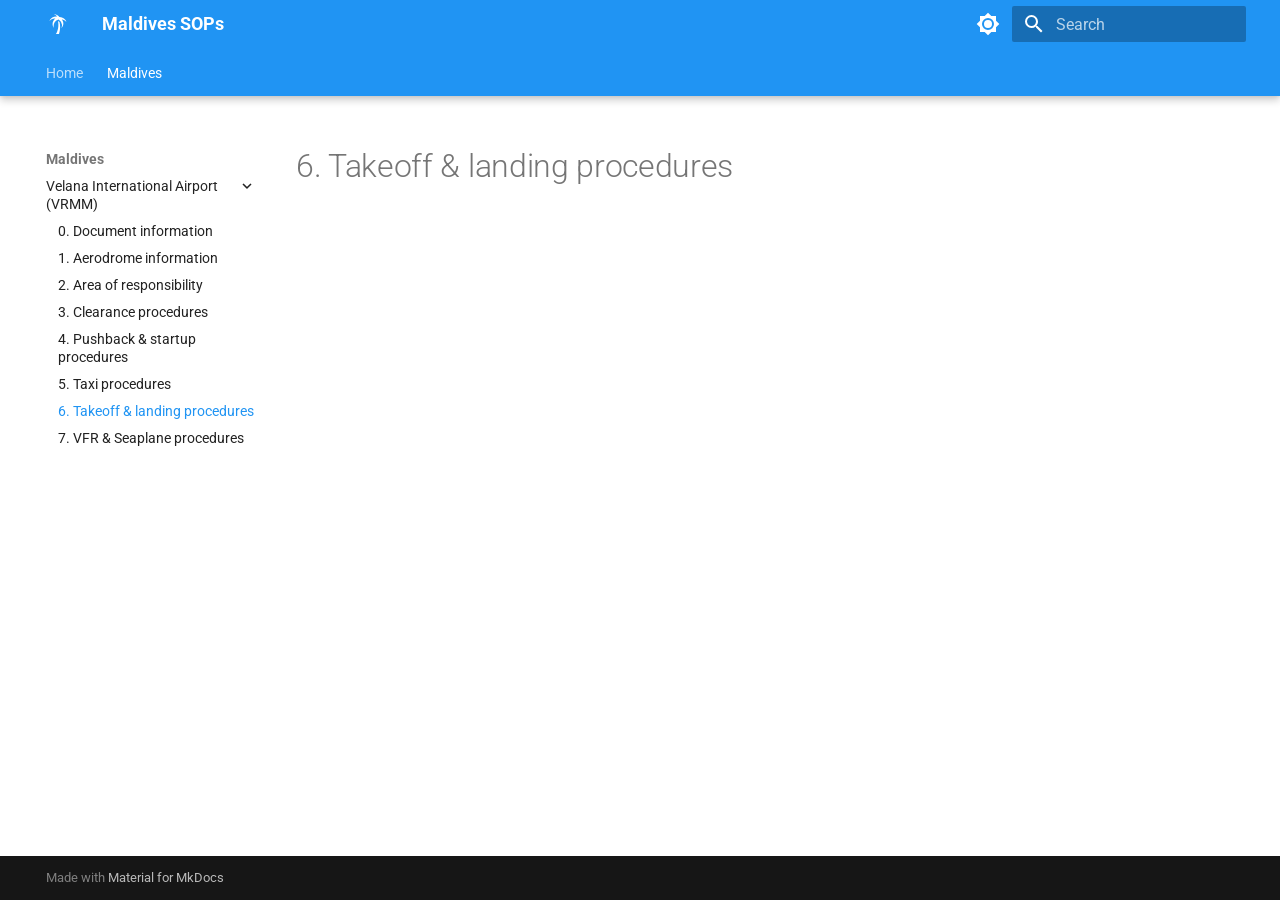
<file: Maldives/Velana International Airport (VRMM)/6. Takeoff & landing procedures/index.html>
<!doctype html>
<html lang="en" class="no-js">
  <head>
    
      <meta charset="utf-8">
      <meta name="viewport" content="width=device-width,initial-scale=1">
      
      
      
        <link rel="canonical" href="https://dogonfire7.github.io/sop/Maldives/Velana%20International%20Airport%20%28VRMM%29/6.%20Takeoff%20%26%20landing%20procedures/">
      
      
        <link rel="prev" href="../5.%20Taxi%20procedures/">
      
      
        <link rel="next" href="../7.%20VFR%20%26%20Seaplane%20procedures/">
      
      
        
      
      
      <link rel="icon" href="../../../assets/images/favicon.png">
      <meta name="generator" content="mkdocs-1.6.1, mkdocs-material-9.7.6">
    
    
      
        <title>6. Takeoff & landing procedures - Maldives SOPs</title>
      
    
    
      <link rel="stylesheet" href="../../../assets/stylesheets/main.484c7ddc.min.css">
      
        
        <link rel="stylesheet" href="../../../assets/stylesheets/palette.ab4e12ef.min.css">
      
      


    
    
      
    
    
      
        
        
        <link rel="preconnect" href="https://fonts.gstatic.com" crossorigin>
        <link rel="stylesheet" href="https://fonts.googleapis.com/css?family=Roboto:300,300i,400,400i,700,700i%7CRoboto+Mono:400,400i,700,700i&display=fallback">
        <style>:root{--md-text-font:"Roboto";--md-code-font:"Roboto Mono"}</style>
      
    
    
      <link rel="stylesheet" href="../../../stylesheets/extra.css">
    
    <script>__md_scope=new URL("../../..",location),__md_hash=e=>[...e].reduce(((e,_)=>(e<<5)-e+_.charCodeAt(0)),0),__md_get=(e,_=localStorage,t=__md_scope)=>JSON.parse(_.getItem(t.pathname+"."+e)),__md_set=(e,_,t=localStorage,a=__md_scope)=>{try{t.setItem(a.pathname+"."+e,JSON.stringify(_))}catch(e){}}</script>
    
      

    
    
  </head>
  
  
    
    
      
    
    
    
    
    <body dir="ltr" data-md-color-scheme="default" data-md-color-primary="blue" data-md-color-accent="blue-grey">
  
    
    <input class="md-toggle" data-md-toggle="drawer" type="checkbox" id="__drawer" autocomplete="off">
    <input class="md-toggle" data-md-toggle="search" type="checkbox" id="__search" autocomplete="off">
    <label class="md-overlay" for="__drawer"></label>
    <div data-md-component="skip">
      
    </div>
    <div data-md-component="announce">
      
    </div>
    
    
      

  

<header class="md-header md-header--shadow md-header--lifted" data-md-component="header">
  <nav class="md-header__inner md-grid" aria-label="Header">
    <a href="../../.." title="Maldives SOPs" class="md-header__button md-logo" aria-label="Maldives SOPs" data-md-component="logo">
      
  
  <svg xmlns="http://www.w3.org/2000/svg" viewBox="0 0 24 24"><path d="M12 9c1.59 7.61-2 13-2 13h3c1.88-5.8 1-9.91.5-12m2.16-2.84c.17.21.34.43.47.66a7.1 7.1 0 0 1-.63 8.44 7.11 7.11 0 0 0-.55-6.49c-.08-.13-.17-.24-.25-.36a7.1 7.1 0 0 0-2.16-1.98 7.13 7.13 0 0 0-4.96 6.79c0 .74.11 1.45.31 2.11a7.07 7.07 0 0 1-1.33-4.14c0-2.35 1.14-4.43 2.89-5.73C8 6.35 6.46 6.67 5.12 7.5q-.93.615-1.62 1.41C4.05 7.58 5 6.39 6.3 5.57c1.5-.94 3.2-1.25 4.84-1.01C10.73 4 10.23 3.47 9.63 3c-.58-.42-1.21-.76-1.87-1 1.44.04 2.88.5 4.11 1.43.63.47 1.13 1.04 1.53 1.64.1 0 .19-.01.29-.01 3.2 0 5.91 2.11 6.81 5.02a7.07 7.07 0 0 0-4.84-2.92"/></svg>

    </a>
    <label class="md-header__button md-icon" for="__drawer">
      
      <svg xmlns="http://www.w3.org/2000/svg" viewBox="0 0 24 24"><path d="M3 6h18v2H3zm0 5h18v2H3zm0 5h18v2H3z"/></svg>
    </label>
    <div class="md-header__title" data-md-component="header-title">
      <div class="md-header__ellipsis">
        <div class="md-header__topic">
          <span class="md-ellipsis">
            Maldives SOPs
          </span>
        </div>
        <div class="md-header__topic" data-md-component="header-topic">
          <span class="md-ellipsis">
            
              6. Takeoff & landing procedures
            
          </span>
        </div>
      </div>
    </div>
    
      
        <form class="md-header__option" data-md-component="palette">
  
    
    
    
    <input class="md-option" data-md-color-media="" data-md-color-scheme="default" data-md-color-primary="blue" data-md-color-accent="blue-grey"  aria-label="Switch to dark mode"  type="radio" name="__palette" id="__palette_0">
    
      <label class="md-header__button md-icon" title="Switch to dark mode" for="__palette_1" hidden>
        <svg xmlns="http://www.w3.org/2000/svg" viewBox="0 0 24 24"><path d="M12 8a4 4 0 0 0-4 4 4 4 0 0 0 4 4 4 4 0 0 0 4-4 4 4 0 0 0-4-4m0 10a6 6 0 0 1-6-6 6 6 0 0 1 6-6 6 6 0 0 1 6 6 6 6 0 0 1-6 6m8-9.31V4h-4.69L12 .69 8.69 4H4v4.69L.69 12 4 15.31V20h4.69L12 23.31 15.31 20H20v-4.69L23.31 12z"/></svg>
      </label>
    
  
    
    
    
    <input class="md-option" data-md-color-media="" data-md-color-scheme="slate" data-md-color-primary="blue" data-md-color-accent="blue-grey"  aria-label="Switch to light mode"  type="radio" name="__palette" id="__palette_1">
    
      <label class="md-header__button md-icon" title="Switch to light mode" for="__palette_0" hidden>
        <svg xmlns="http://www.w3.org/2000/svg" viewBox="0 0 24 24"><path d="M12 18c-.89 0-1.74-.2-2.5-.55C11.56 16.5 13 14.42 13 12s-1.44-4.5-3.5-5.45C10.26 6.2 11.11 6 12 6a6 6 0 0 1 6 6 6 6 0 0 1-6 6m8-9.31V4h-4.69L12 .69 8.69 4H4v4.69L.69 12 4 15.31V20h4.69L12 23.31 15.31 20H20v-4.69L23.31 12z"/></svg>
      </label>
    
  
</form>
      
    
    
      <script>var palette=__md_get("__palette");if(palette&&palette.color){if("(prefers-color-scheme)"===palette.color.media){var media=matchMedia("(prefers-color-scheme: light)"),input=document.querySelector(media.matches?"[data-md-color-media='(prefers-color-scheme: light)']":"[data-md-color-media='(prefers-color-scheme: dark)']");palette.color.media=input.getAttribute("data-md-color-media"),palette.color.scheme=input.getAttribute("data-md-color-scheme"),palette.color.primary=input.getAttribute("data-md-color-primary"),palette.color.accent=input.getAttribute("data-md-color-accent")}for(var[key,value]of Object.entries(palette.color))document.body.setAttribute("data-md-color-"+key,value)}</script>
    
    
    
      
      
        <label class="md-header__button md-icon" for="__search">
          
          <svg xmlns="http://www.w3.org/2000/svg" viewBox="0 0 24 24"><path d="M9.5 3A6.5 6.5 0 0 1 16 9.5c0 1.61-.59 3.09-1.56 4.23l.27.27h.79l5 5-1.5 1.5-5-5v-.79l-.27-.27A6.52 6.52 0 0 1 9.5 16 6.5 6.5 0 0 1 3 9.5 6.5 6.5 0 0 1 9.5 3m0 2C7 5 5 7 5 9.5S7 14 9.5 14 14 12 14 9.5 12 5 9.5 5"/></svg>
        </label>
        <div class="md-search" data-md-component="search" role="dialog">
  <label class="md-search__overlay" for="__search"></label>
  <div class="md-search__inner" role="search">
    <form class="md-search__form" name="search">
      <input type="text" class="md-search__input" name="query" aria-label="Search" placeholder="Search" autocapitalize="off" autocorrect="off" autocomplete="off" spellcheck="false" data-md-component="search-query" required>
      <label class="md-search__icon md-icon" for="__search">
        
        <svg xmlns="http://www.w3.org/2000/svg" viewBox="0 0 24 24"><path d="M9.5 3A6.5 6.5 0 0 1 16 9.5c0 1.61-.59 3.09-1.56 4.23l.27.27h.79l5 5-1.5 1.5-5-5v-.79l-.27-.27A6.52 6.52 0 0 1 9.5 16 6.5 6.5 0 0 1 3 9.5 6.5 6.5 0 0 1 9.5 3m0 2C7 5 5 7 5 9.5S7 14 9.5 14 14 12 14 9.5 12 5 9.5 5"/></svg>
        
        <svg xmlns="http://www.w3.org/2000/svg" viewBox="0 0 24 24"><path d="M20 11v2H8l5.5 5.5-1.42 1.42L4.16 12l7.92-7.92L13.5 5.5 8 11z"/></svg>
      </label>
      <nav class="md-search__options" aria-label="Search">
        
        <button type="reset" class="md-search__icon md-icon" title="Clear" aria-label="Clear" tabindex="-1">
          
          <svg xmlns="http://www.w3.org/2000/svg" viewBox="0 0 24 24"><path d="M19 6.41 17.59 5 12 10.59 6.41 5 5 6.41 10.59 12 5 17.59 6.41 19 12 13.41 17.59 19 19 17.59 13.41 12z"/></svg>
        </button>
      </nav>
      
    </form>
    <div class="md-search__output">
      <div class="md-search__scrollwrap" tabindex="0" data-md-scrollfix>
        <div class="md-search-result" data-md-component="search-result">
          <div class="md-search-result__meta">
            Initializing search
          </div>
          <ol class="md-search-result__list" role="presentation"></ol>
        </div>
      </div>
    </div>
  </div>
</div>
      
    
    
  </nav>
  
    
      
<nav class="md-tabs" aria-label="Tabs" data-md-component="tabs">
  <div class="md-grid">
    <ul class="md-tabs__list">
      
        
  
  
  
  
    <li class="md-tabs__item">
      <a href="../../.." class="md-tabs__link">
        
  
  
    
  
  Home

      </a>
    </li>
  

      
        
  
  
  
    
  
  
    
    
      
  
  
  
    
  
  
    
    
      <li class="md-tabs__item md-tabs__item--active">
        <a href="../0.%20Document%20information/" class="md-tabs__link">
          
  
  
  Maldives

        </a>
      </li>
    
  

    
  

      
    </ul>
  </div>
</nav>
    
  
</header>
    
    <div class="md-container" data-md-component="container">
      
      
        
      
      <main class="md-main" data-md-component="main">
        <div class="md-main__inner md-grid">
          
            
              
              <div class="md-sidebar md-sidebar--primary" data-md-component="sidebar" data-md-type="navigation" >
                <div class="md-sidebar__scrollwrap">
                  <div class="md-sidebar__inner">
                    


  


<nav class="md-nav md-nav--primary md-nav--lifted" aria-label="Navigation" data-md-level="0">
  <label class="md-nav__title" for="__drawer">
    <a href="../../.." title="Maldives SOPs" class="md-nav__button md-logo" aria-label="Maldives SOPs" data-md-component="logo">
      
  
  <svg xmlns="http://www.w3.org/2000/svg" viewBox="0 0 24 24"><path d="M12 9c1.59 7.61-2 13-2 13h3c1.88-5.8 1-9.91.5-12m2.16-2.84c.17.21.34.43.47.66a7.1 7.1 0 0 1-.63 8.44 7.11 7.11 0 0 0-.55-6.49c-.08-.13-.17-.24-.25-.36a7.1 7.1 0 0 0-2.16-1.98 7.13 7.13 0 0 0-4.96 6.79c0 .74.11 1.45.31 2.11a7.07 7.07 0 0 1-1.33-4.14c0-2.35 1.14-4.43 2.89-5.73C8 6.35 6.46 6.67 5.12 7.5q-.93.615-1.62 1.41C4.05 7.58 5 6.39 6.3 5.57c1.5-.94 3.2-1.25 4.84-1.01C10.73 4 10.23 3.47 9.63 3c-.58-.42-1.21-.76-1.87-1 1.44.04 2.88.5 4.11 1.43.63.47 1.13 1.04 1.53 1.64.1 0 .19-.01.29-.01 3.2 0 5.91 2.11 6.81 5.02a7.07 7.07 0 0 0-4.84-2.92"/></svg>

    </a>
    Maldives SOPs
  </label>
  
  <ul class="md-nav__list" data-md-scrollfix>
    
      
      
  
  
  
  
    <li class="md-nav__item">
      <a href="../../.." class="md-nav__link">
        
  
  
  <span class="md-ellipsis">
    
  
    Home
  

    
  </span>
  
  

      </a>
    </li>
  

    
      
      
  
  
    
  
  
  
    
    
    
    
      
        
        
      
      
    
    
    <li class="md-nav__item md-nav__item--active md-nav__item--section md-nav__item--nested">
      
        
        
        <input class="md-nav__toggle md-toggle " type="checkbox" id="__nav_2" checked>
        
          
          <label class="md-nav__link" for="__nav_2" id="__nav_2_label" tabindex="">
            
  
  
  <span class="md-ellipsis">
    
  
    Maldives
  

    
  </span>
  
  

            <span class="md-nav__icon md-icon"></span>
          </label>
        
        <nav class="md-nav" data-md-level="1" aria-labelledby="__nav_2_label" aria-expanded="true">
          <label class="md-nav__title" for="__nav_2">
            <span class="md-nav__icon md-icon"></span>
            
  
    Maldives
  

          </label>
          <ul class="md-nav__list" data-md-scrollfix>
            
              
                
  
  
    
  
  
  
    
    
    
    
      
      
    
    
    <li class="md-nav__item md-nav__item--active md-nav__item--nested">
      
        
        
        <input class="md-nav__toggle md-toggle " type="checkbox" id="__nav_2_1" checked>
        
          
          <label class="md-nav__link" for="__nav_2_1" id="__nav_2_1_label" tabindex="0">
            
  
  
  <span class="md-ellipsis">
    
  
    Velana International Airport (VRMM)
  

    
  </span>
  
  

            <span class="md-nav__icon md-icon"></span>
          </label>
        
        <nav class="md-nav" data-md-level="2" aria-labelledby="__nav_2_1_label" aria-expanded="true">
          <label class="md-nav__title" for="__nav_2_1">
            <span class="md-nav__icon md-icon"></span>
            
  
    Velana International Airport (VRMM)
  

          </label>
          <ul class="md-nav__list" data-md-scrollfix>
            
              
                
  
  
  
  
    <li class="md-nav__item">
      <a href="../0.%20Document%20information/" class="md-nav__link">
        
  
  
  <span class="md-ellipsis">
    
  
    0. Document information
  

    
  </span>
  
  

      </a>
    </li>
  

              
            
              
                
  
  
  
  
    <li class="md-nav__item">
      <a href="../1.%20Aerodrome%20information/" class="md-nav__link">
        
  
  
  <span class="md-ellipsis">
    
  
    1. Aerodrome information
  

    
  </span>
  
  

      </a>
    </li>
  

              
            
              
                
  
  
  
  
    <li class="md-nav__item">
      <a href="../2.%20Area%20of%20responsibility/" class="md-nav__link">
        
  
  
  <span class="md-ellipsis">
    
  
    2. Area of responsibility
  

    
  </span>
  
  

      </a>
    </li>
  

              
            
              
                
  
  
  
  
    <li class="md-nav__item">
      <a href="../3.%20Clearance%20procedures/" class="md-nav__link">
        
  
  
  <span class="md-ellipsis">
    
  
    3. Clearance procedures
  

    
  </span>
  
  

      </a>
    </li>
  

              
            
              
                
  
  
  
  
    <li class="md-nav__item">
      <a href="../4.%20Pushback%20%26%20startup%20procedures/" class="md-nav__link">
        
  
  
  <span class="md-ellipsis">
    
  
    4. Pushback & startup procedures
  

    
  </span>
  
  

      </a>
    </li>
  

              
            
              
                
  
  
  
  
    <li class="md-nav__item">
      <a href="../5.%20Taxi%20procedures/" class="md-nav__link">
        
  
  
  <span class="md-ellipsis">
    
  
    5. Taxi procedures
  

    
  </span>
  
  

      </a>
    </li>
  

              
            
              
                
  
  
    
  
  
  
    <li class="md-nav__item md-nav__item--active">
      
      <input class="md-nav__toggle md-toggle" type="checkbox" id="__toc">
      
      
      
      <a href="./" class="md-nav__link md-nav__link--active">
        
  
  
  <span class="md-ellipsis">
    
  
    6. Takeoff & landing procedures
  

    
  </span>
  
  

      </a>
      
    </li>
  

              
            
              
                
  
  
  
  
    <li class="md-nav__item">
      <a href="../7.%20VFR%20%26%20Seaplane%20procedures/" class="md-nav__link">
        
  
  
  <span class="md-ellipsis">
    
  
    7. VFR & Seaplane procedures
  

    
  </span>
  
  

      </a>
    </li>
  

              
            
          </ul>
        </nav>
      
    </li>
  

              
            
          </ul>
        </nav>
      
    </li>
  

    
  </ul>
</nav>
                  </div>
                </div>
              </div>
            
            
              
              <div class="md-sidebar md-sidebar--secondary" data-md-component="sidebar" data-md-type="toc" >
                <div class="md-sidebar__scrollwrap">
                  <div class="md-sidebar__inner">
                    

<nav class="md-nav md-nav--secondary" aria-label="Table of contents">
  
  
  
  
</nav>
                  </div>
                </div>
              </div>
            
          
          
            <div class="md-content" data-md-component="content">
              
              <article class="md-content__inner md-typeset">
                
                  



  <h1>6. Takeoff & landing procedures</h1>














                
              </article>
            </div>
          
          
<script>var target=document.getElementById(location.hash.slice(1));target&&target.name&&(target.checked=target.name.startsWith("__tabbed_"))</script>
        </div>
        
      </main>
      
        <footer class="md-footer">
  
  <div class="md-footer-meta md-typeset">
    <div class="md-footer-meta__inner md-grid">
      <div class="md-copyright">
  
  
    Made with
    <a href="https://squidfunk.github.io/mkdocs-material/" target="_blank" rel="noopener">
      Material for MkDocs
    </a>
  
</div>
      
    </div>
  </div>
</footer>
      
    </div>
    <div class="md-dialog" data-md-component="dialog">
      <div class="md-dialog__inner md-typeset"></div>
    </div>
    
    
    
      
      
      <script id="__config" type="application/json">{"annotate": null, "base": "../../..", "features": ["navigation.tabs", "navigation.tabs.sticky"], "search": "../../../assets/javascripts/workers/search.2c215733.min.js", "tags": null, "translations": {"clipboard.copied": "Copied to clipboard", "clipboard.copy": "Copy to clipboard", "search.result.more.one": "1 more on this page", "search.result.more.other": "# more on this page", "search.result.none": "No matching documents", "search.result.one": "1 matching document", "search.result.other": "# matching documents", "search.result.placeholder": "Type to start searching", "search.result.term.missing": "Missing", "select.version": "Select version"}, "version": null}</script>
    
    
      <script src="../../../assets/javascripts/bundle.79ae519e.min.js"></script>
      
    
  </body>
</html>
</file>
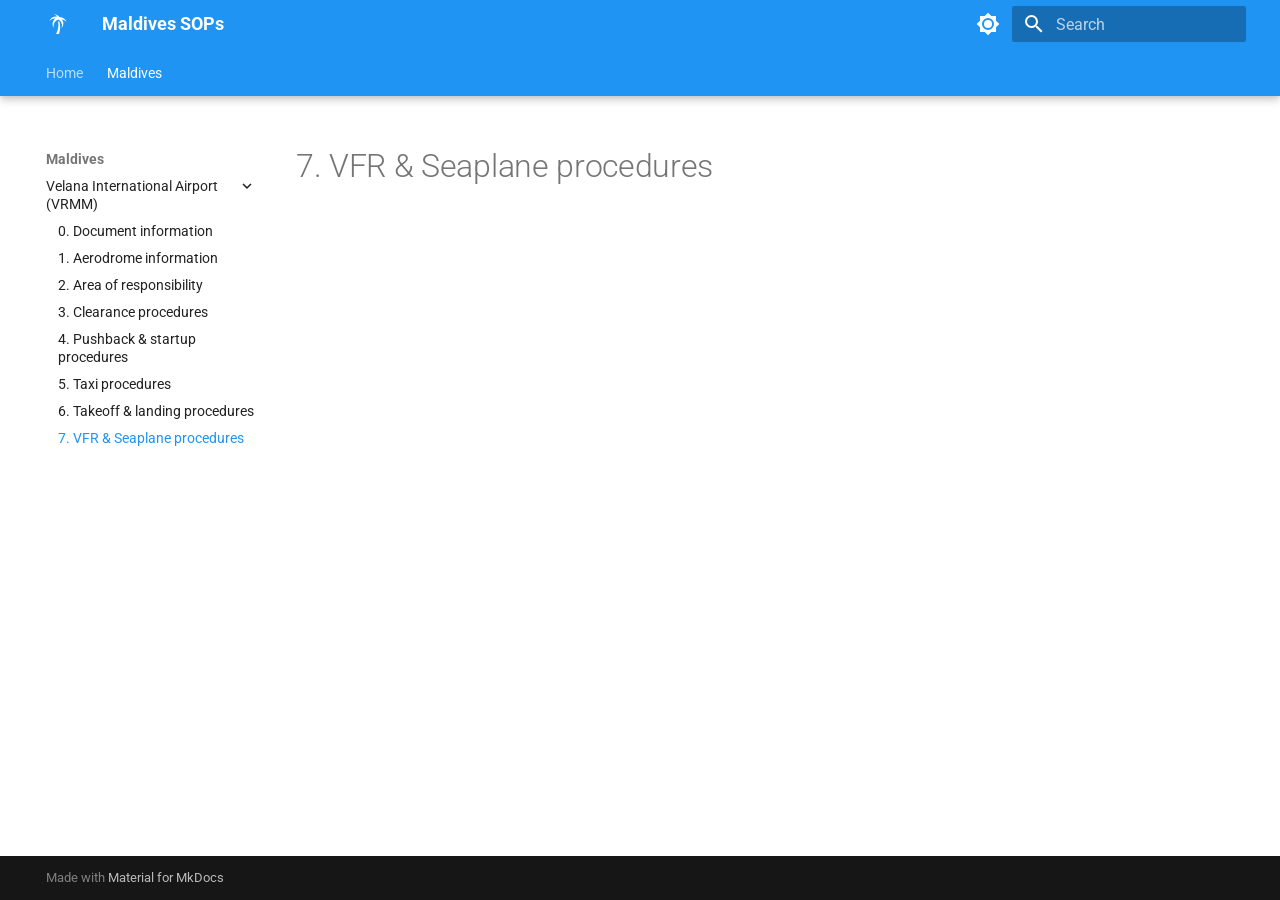
<file: Maldives/Velana International Airport (VRMM)/7. VFR & Seaplane procedures/index.html>
<!doctype html>
<html lang="en" class="no-js">
  <head>
    
      <meta charset="utf-8">
      <meta name="viewport" content="width=device-width,initial-scale=1">
      
      
      
        <link rel="canonical" href="https://dogonfire7.github.io/sop/Maldives/Velana%20International%20Airport%20%28VRMM%29/7.%20VFR%20%26%20Seaplane%20procedures/">
      
      
        <link rel="prev" href="../6.%20Takeoff%20%26%20landing%20procedures/">
      
      
      
        
      
      
      <link rel="icon" href="../../../assets/images/favicon.png">
      <meta name="generator" content="mkdocs-1.6.1, mkdocs-material-9.7.6">
    
    
      
        <title>7. VFR & Seaplane procedures - Maldives SOPs</title>
      
    
    
      <link rel="stylesheet" href="../../../assets/stylesheets/main.484c7ddc.min.css">
      
        
        <link rel="stylesheet" href="../../../assets/stylesheets/palette.ab4e12ef.min.css">
      
      


    
    
      
    
    
      
        
        
        <link rel="preconnect" href="https://fonts.gstatic.com" crossorigin>
        <link rel="stylesheet" href="https://fonts.googleapis.com/css?family=Roboto:300,300i,400,400i,700,700i%7CRoboto+Mono:400,400i,700,700i&display=fallback">
        <style>:root{--md-text-font:"Roboto";--md-code-font:"Roboto Mono"}</style>
      
    
    
      <link rel="stylesheet" href="../../../stylesheets/extra.css">
    
    <script>__md_scope=new URL("../../..",location),__md_hash=e=>[...e].reduce(((e,_)=>(e<<5)-e+_.charCodeAt(0)),0),__md_get=(e,_=localStorage,t=__md_scope)=>JSON.parse(_.getItem(t.pathname+"."+e)),__md_set=(e,_,t=localStorage,a=__md_scope)=>{try{t.setItem(a.pathname+"."+e,JSON.stringify(_))}catch(e){}}</script>
    
      

    
    
  </head>
  
  
    
    
      
    
    
    
    
    <body dir="ltr" data-md-color-scheme="default" data-md-color-primary="blue" data-md-color-accent="blue-grey">
  
    
    <input class="md-toggle" data-md-toggle="drawer" type="checkbox" id="__drawer" autocomplete="off">
    <input class="md-toggle" data-md-toggle="search" type="checkbox" id="__search" autocomplete="off">
    <label class="md-overlay" for="__drawer"></label>
    <div data-md-component="skip">
      
    </div>
    <div data-md-component="announce">
      
    </div>
    
    
      

  

<header class="md-header md-header--shadow md-header--lifted" data-md-component="header">
  <nav class="md-header__inner md-grid" aria-label="Header">
    <a href="../../.." title="Maldives SOPs" class="md-header__button md-logo" aria-label="Maldives SOPs" data-md-component="logo">
      
  
  <svg xmlns="http://www.w3.org/2000/svg" viewBox="0 0 24 24"><path d="M12 9c1.59 7.61-2 13-2 13h3c1.88-5.8 1-9.91.5-12m2.16-2.84c.17.21.34.43.47.66a7.1 7.1 0 0 1-.63 8.44 7.11 7.11 0 0 0-.55-6.49c-.08-.13-.17-.24-.25-.36a7.1 7.1 0 0 0-2.16-1.98 7.13 7.13 0 0 0-4.96 6.79c0 .74.11 1.45.31 2.11a7.07 7.07 0 0 1-1.33-4.14c0-2.35 1.14-4.43 2.89-5.73C8 6.35 6.46 6.67 5.12 7.5q-.93.615-1.62 1.41C4.05 7.58 5 6.39 6.3 5.57c1.5-.94 3.2-1.25 4.84-1.01C10.73 4 10.23 3.47 9.63 3c-.58-.42-1.21-.76-1.87-1 1.44.04 2.88.5 4.11 1.43.63.47 1.13 1.04 1.53 1.64.1 0 .19-.01.29-.01 3.2 0 5.91 2.11 6.81 5.02a7.07 7.07 0 0 0-4.84-2.92"/></svg>

    </a>
    <label class="md-header__button md-icon" for="__drawer">
      
      <svg xmlns="http://www.w3.org/2000/svg" viewBox="0 0 24 24"><path d="M3 6h18v2H3zm0 5h18v2H3zm0 5h18v2H3z"/></svg>
    </label>
    <div class="md-header__title" data-md-component="header-title">
      <div class="md-header__ellipsis">
        <div class="md-header__topic">
          <span class="md-ellipsis">
            Maldives SOPs
          </span>
        </div>
        <div class="md-header__topic" data-md-component="header-topic">
          <span class="md-ellipsis">
            
              7. VFR & Seaplane procedures
            
          </span>
        </div>
      </div>
    </div>
    
      
        <form class="md-header__option" data-md-component="palette">
  
    
    
    
    <input class="md-option" data-md-color-media="" data-md-color-scheme="default" data-md-color-primary="blue" data-md-color-accent="blue-grey"  aria-label="Switch to dark mode"  type="radio" name="__palette" id="__palette_0">
    
      <label class="md-header__button md-icon" title="Switch to dark mode" for="__palette_1" hidden>
        <svg xmlns="http://www.w3.org/2000/svg" viewBox="0 0 24 24"><path d="M12 8a4 4 0 0 0-4 4 4 4 0 0 0 4 4 4 4 0 0 0 4-4 4 4 0 0 0-4-4m0 10a6 6 0 0 1-6-6 6 6 0 0 1 6-6 6 6 0 0 1 6 6 6 6 0 0 1-6 6m8-9.31V4h-4.69L12 .69 8.69 4H4v4.69L.69 12 4 15.31V20h4.69L12 23.31 15.31 20H20v-4.69L23.31 12z"/></svg>
      </label>
    
  
    
    
    
    <input class="md-option" data-md-color-media="" data-md-color-scheme="slate" data-md-color-primary="blue" data-md-color-accent="blue-grey"  aria-label="Switch to light mode"  type="radio" name="__palette" id="__palette_1">
    
      <label class="md-header__button md-icon" title="Switch to light mode" for="__palette_0" hidden>
        <svg xmlns="http://www.w3.org/2000/svg" viewBox="0 0 24 24"><path d="M12 18c-.89 0-1.74-.2-2.5-.55C11.56 16.5 13 14.42 13 12s-1.44-4.5-3.5-5.45C10.26 6.2 11.11 6 12 6a6 6 0 0 1 6 6 6 6 0 0 1-6 6m8-9.31V4h-4.69L12 .69 8.69 4H4v4.69L.69 12 4 15.31V20h4.69L12 23.31 15.31 20H20v-4.69L23.31 12z"/></svg>
      </label>
    
  
</form>
      
    
    
      <script>var palette=__md_get("__palette");if(palette&&palette.color){if("(prefers-color-scheme)"===palette.color.media){var media=matchMedia("(prefers-color-scheme: light)"),input=document.querySelector(media.matches?"[data-md-color-media='(prefers-color-scheme: light)']":"[data-md-color-media='(prefers-color-scheme: dark)']");palette.color.media=input.getAttribute("data-md-color-media"),palette.color.scheme=input.getAttribute("data-md-color-scheme"),palette.color.primary=input.getAttribute("data-md-color-primary"),palette.color.accent=input.getAttribute("data-md-color-accent")}for(var[key,value]of Object.entries(palette.color))document.body.setAttribute("data-md-color-"+key,value)}</script>
    
    
    
      
      
        <label class="md-header__button md-icon" for="__search">
          
          <svg xmlns="http://www.w3.org/2000/svg" viewBox="0 0 24 24"><path d="M9.5 3A6.5 6.5 0 0 1 16 9.5c0 1.61-.59 3.09-1.56 4.23l.27.27h.79l5 5-1.5 1.5-5-5v-.79l-.27-.27A6.52 6.52 0 0 1 9.5 16 6.5 6.5 0 0 1 3 9.5 6.5 6.5 0 0 1 9.5 3m0 2C7 5 5 7 5 9.5S7 14 9.5 14 14 12 14 9.5 12 5 9.5 5"/></svg>
        </label>
        <div class="md-search" data-md-component="search" role="dialog">
  <label class="md-search__overlay" for="__search"></label>
  <div class="md-search__inner" role="search">
    <form class="md-search__form" name="search">
      <input type="text" class="md-search__input" name="query" aria-label="Search" placeholder="Search" autocapitalize="off" autocorrect="off" autocomplete="off" spellcheck="false" data-md-component="search-query" required>
      <label class="md-search__icon md-icon" for="__search">
        
        <svg xmlns="http://www.w3.org/2000/svg" viewBox="0 0 24 24"><path d="M9.5 3A6.5 6.5 0 0 1 16 9.5c0 1.61-.59 3.09-1.56 4.23l.27.27h.79l5 5-1.5 1.5-5-5v-.79l-.27-.27A6.52 6.52 0 0 1 9.5 16 6.5 6.5 0 0 1 3 9.5 6.5 6.5 0 0 1 9.5 3m0 2C7 5 5 7 5 9.5S7 14 9.5 14 14 12 14 9.5 12 5 9.5 5"/></svg>
        
        <svg xmlns="http://www.w3.org/2000/svg" viewBox="0 0 24 24"><path d="M20 11v2H8l5.5 5.5-1.42 1.42L4.16 12l7.92-7.92L13.5 5.5 8 11z"/></svg>
      </label>
      <nav class="md-search__options" aria-label="Search">
        
        <button type="reset" class="md-search__icon md-icon" title="Clear" aria-label="Clear" tabindex="-1">
          
          <svg xmlns="http://www.w3.org/2000/svg" viewBox="0 0 24 24"><path d="M19 6.41 17.59 5 12 10.59 6.41 5 5 6.41 10.59 12 5 17.59 6.41 19 12 13.41 17.59 19 19 17.59 13.41 12z"/></svg>
        </button>
      </nav>
      
    </form>
    <div class="md-search__output">
      <div class="md-search__scrollwrap" tabindex="0" data-md-scrollfix>
        <div class="md-search-result" data-md-component="search-result">
          <div class="md-search-result__meta">
            Initializing search
          </div>
          <ol class="md-search-result__list" role="presentation"></ol>
        </div>
      </div>
    </div>
  </div>
</div>
      
    
    
  </nav>
  
    
      
<nav class="md-tabs" aria-label="Tabs" data-md-component="tabs">
  <div class="md-grid">
    <ul class="md-tabs__list">
      
        
  
  
  
  
    <li class="md-tabs__item">
      <a href="../../.." class="md-tabs__link">
        
  
  
    
  
  Home

      </a>
    </li>
  

      
        
  
  
  
    
  
  
    
    
      
  
  
  
    
  
  
    
    
      <li class="md-tabs__item md-tabs__item--active">
        <a href="../0.%20Document%20information/" class="md-tabs__link">
          
  
  
  Maldives

        </a>
      </li>
    
  

    
  

      
    </ul>
  </div>
</nav>
    
  
</header>
    
    <div class="md-container" data-md-component="container">
      
      
        
      
      <main class="md-main" data-md-component="main">
        <div class="md-main__inner md-grid">
          
            
              
              <div class="md-sidebar md-sidebar--primary" data-md-component="sidebar" data-md-type="navigation" >
                <div class="md-sidebar__scrollwrap">
                  <div class="md-sidebar__inner">
                    


  


<nav class="md-nav md-nav--primary md-nav--lifted" aria-label="Navigation" data-md-level="0">
  <label class="md-nav__title" for="__drawer">
    <a href="../../.." title="Maldives SOPs" class="md-nav__button md-logo" aria-label="Maldives SOPs" data-md-component="logo">
      
  
  <svg xmlns="http://www.w3.org/2000/svg" viewBox="0 0 24 24"><path d="M12 9c1.59 7.61-2 13-2 13h3c1.88-5.8 1-9.91.5-12m2.16-2.84c.17.21.34.43.47.66a7.1 7.1 0 0 1-.63 8.44 7.11 7.11 0 0 0-.55-6.49c-.08-.13-.17-.24-.25-.36a7.1 7.1 0 0 0-2.16-1.98 7.13 7.13 0 0 0-4.96 6.79c0 .74.11 1.45.31 2.11a7.07 7.07 0 0 1-1.33-4.14c0-2.35 1.14-4.43 2.89-5.73C8 6.35 6.46 6.67 5.12 7.5q-.93.615-1.62 1.41C4.05 7.58 5 6.39 6.3 5.57c1.5-.94 3.2-1.25 4.84-1.01C10.73 4 10.23 3.47 9.63 3c-.58-.42-1.21-.76-1.87-1 1.44.04 2.88.5 4.11 1.43.63.47 1.13 1.04 1.53 1.64.1 0 .19-.01.29-.01 3.2 0 5.91 2.11 6.81 5.02a7.07 7.07 0 0 0-4.84-2.92"/></svg>

    </a>
    Maldives SOPs
  </label>
  
  <ul class="md-nav__list" data-md-scrollfix>
    
      
      
  
  
  
  
    <li class="md-nav__item">
      <a href="../../.." class="md-nav__link">
        
  
  
  <span class="md-ellipsis">
    
  
    Home
  

    
  </span>
  
  

      </a>
    </li>
  

    
      
      
  
  
    
  
  
  
    
    
    
    
      
        
        
      
      
    
    
    <li class="md-nav__item md-nav__item--active md-nav__item--section md-nav__item--nested">
      
        
        
        <input class="md-nav__toggle md-toggle " type="checkbox" id="__nav_2" checked>
        
          
          <label class="md-nav__link" for="__nav_2" id="__nav_2_label" tabindex="">
            
  
  
  <span class="md-ellipsis">
    
  
    Maldives
  

    
  </span>
  
  

            <span class="md-nav__icon md-icon"></span>
          </label>
        
        <nav class="md-nav" data-md-level="1" aria-labelledby="__nav_2_label" aria-expanded="true">
          <label class="md-nav__title" for="__nav_2">
            <span class="md-nav__icon md-icon"></span>
            
  
    Maldives
  

          </label>
          <ul class="md-nav__list" data-md-scrollfix>
            
              
                
  
  
    
  
  
  
    
    
    
    
      
      
    
    
    <li class="md-nav__item md-nav__item--active md-nav__item--nested">
      
        
        
        <input class="md-nav__toggle md-toggle " type="checkbox" id="__nav_2_1" checked>
        
          
          <label class="md-nav__link" for="__nav_2_1" id="__nav_2_1_label" tabindex="0">
            
  
  
  <span class="md-ellipsis">
    
  
    Velana International Airport (VRMM)
  

    
  </span>
  
  

            <span class="md-nav__icon md-icon"></span>
          </label>
        
        <nav class="md-nav" data-md-level="2" aria-labelledby="__nav_2_1_label" aria-expanded="true">
          <label class="md-nav__title" for="__nav_2_1">
            <span class="md-nav__icon md-icon"></span>
            
  
    Velana International Airport (VRMM)
  

          </label>
          <ul class="md-nav__list" data-md-scrollfix>
            
              
                
  
  
  
  
    <li class="md-nav__item">
      <a href="../0.%20Document%20information/" class="md-nav__link">
        
  
  
  <span class="md-ellipsis">
    
  
    0. Document information
  

    
  </span>
  
  

      </a>
    </li>
  

              
            
              
                
  
  
  
  
    <li class="md-nav__item">
      <a href="../1.%20Aerodrome%20information/" class="md-nav__link">
        
  
  
  <span class="md-ellipsis">
    
  
    1. Aerodrome information
  

    
  </span>
  
  

      </a>
    </li>
  

              
            
              
                
  
  
  
  
    <li class="md-nav__item">
      <a href="../2.%20Area%20of%20responsibility/" class="md-nav__link">
        
  
  
  <span class="md-ellipsis">
    
  
    2. Area of responsibility
  

    
  </span>
  
  

      </a>
    </li>
  

              
            
              
                
  
  
  
  
    <li class="md-nav__item">
      <a href="../3.%20Clearance%20procedures/" class="md-nav__link">
        
  
  
  <span class="md-ellipsis">
    
  
    3. Clearance procedures
  

    
  </span>
  
  

      </a>
    </li>
  

              
            
              
                
  
  
  
  
    <li class="md-nav__item">
      <a href="../4.%20Pushback%20%26%20startup%20procedures/" class="md-nav__link">
        
  
  
  <span class="md-ellipsis">
    
  
    4. Pushback & startup procedures
  

    
  </span>
  
  

      </a>
    </li>
  

              
            
              
                
  
  
  
  
    <li class="md-nav__item">
      <a href="../5.%20Taxi%20procedures/" class="md-nav__link">
        
  
  
  <span class="md-ellipsis">
    
  
    5. Taxi procedures
  

    
  </span>
  
  

      </a>
    </li>
  

              
            
              
                
  
  
  
  
    <li class="md-nav__item">
      <a href="../6.%20Takeoff%20%26%20landing%20procedures/" class="md-nav__link">
        
  
  
  <span class="md-ellipsis">
    
  
    6. Takeoff & landing procedures
  

    
  </span>
  
  

      </a>
    </li>
  

              
            
              
                
  
  
    
  
  
  
    <li class="md-nav__item md-nav__item--active">
      
      <input class="md-nav__toggle md-toggle" type="checkbox" id="__toc">
      
      
      
      <a href="./" class="md-nav__link md-nav__link--active">
        
  
  
  <span class="md-ellipsis">
    
  
    7. VFR & Seaplane procedures
  

    
  </span>
  
  

      </a>
      
    </li>
  

              
            
          </ul>
        </nav>
      
    </li>
  

              
            
          </ul>
        </nav>
      
    </li>
  

    
  </ul>
</nav>
                  </div>
                </div>
              </div>
            
            
              
              <div class="md-sidebar md-sidebar--secondary" data-md-component="sidebar" data-md-type="toc" >
                <div class="md-sidebar__scrollwrap">
                  <div class="md-sidebar__inner">
                    

<nav class="md-nav md-nav--secondary" aria-label="Table of contents">
  
  
  
  
</nav>
                  </div>
                </div>
              </div>
            
          
          
            <div class="md-content" data-md-component="content">
              
              <article class="md-content__inner md-typeset">
                
                  



  <h1>7. VFR & Seaplane procedures</h1>














                
              </article>
            </div>
          
          
<script>var target=document.getElementById(location.hash.slice(1));target&&target.name&&(target.checked=target.name.startsWith("__tabbed_"))</script>
        </div>
        
      </main>
      
        <footer class="md-footer">
  
  <div class="md-footer-meta md-typeset">
    <div class="md-footer-meta__inner md-grid">
      <div class="md-copyright">
  
  
    Made with
    <a href="https://squidfunk.github.io/mkdocs-material/" target="_blank" rel="noopener">
      Material for MkDocs
    </a>
  
</div>
      
    </div>
  </div>
</footer>
      
    </div>
    <div class="md-dialog" data-md-component="dialog">
      <div class="md-dialog__inner md-typeset"></div>
    </div>
    
    
    
      
      
      <script id="__config" type="application/json">{"annotate": null, "base": "../../..", "features": ["navigation.tabs", "navigation.tabs.sticky"], "search": "../../../assets/javascripts/workers/search.2c215733.min.js", "tags": null, "translations": {"clipboard.copied": "Copied to clipboard", "clipboard.copy": "Copy to clipboard", "search.result.more.one": "1 more on this page", "search.result.more.other": "# more on this page", "search.result.none": "No matching documents", "search.result.one": "1 matching document", "search.result.other": "# matching documents", "search.result.placeholder": "Type to start searching", "search.result.term.missing": "Missing", "select.version": "Select version"}, "version": null}</script>
    
    
      <script src="../../../assets/javascripts/bundle.79ae519e.min.js"></script>
      
    
  </body>
</html>
</file>
<file: stylesheets/extra.css>
.md-typeset table:not([class]) th {
  background-color: #2094f3;
  color: #ffffff;
}

:root {
  --md-admonition-icon--cloud: url('data:image/svg+xml;charset=utf-8,<svg xmlns="http://www.w3.org/2000/svg" viewBox="0 0 24 24"><path d="M6 19a5 5 0 0 1-5-5a5 5 0 0 1 5-5c1-2.35 3.3-4 6-4c3.43 0 6.24 2.66 6.5 6.03L19 11a4 4 0 0 1 4 4a4 4 0 0 1-4 4zm13-6h-2v-1a5 5 0 0 0-5-5c-2.5 0-4.55 1.82-4.94 4.19C6.73 11.07 6.37 11 6 11a3 3 0 0 0-3 3a3 3 0 0 0 3 3h13a2 2 0 0 0 2-2a2 2 0 0 0-2-2"/></svg>');
}
.md-typeset .admonition.ifr,
.md-typeset details.ifr {
  border-color: rgb(124, 77, 255);
}
.md-typeset .ifr > .admonition-title,
.md-typeset .ifr > summary {
  background-color: rgba(124, 77, 255, 0.1);
}
.md-typeset .ifr > .admonition-title::before,
.md-typeset .ifr > summary::before {
  background-color: rgb(124, 77, 255);
  -webkit-mask-image: var(--md-admonition-icon--cloud);
          mask-image: var(--md-admonition-icon--cloud);
}

:root {
  --md-admonition-icon--sun: url('data:image/svg+xml;charset=utf-8,<svg xmlns="http://www.w3.org/2000/svg" viewBox="0 0 24 24"><path d="M12 7a5 5 0 0 1 5 5 5 5 0 0 1-5 5 5 5 0 0 1-5-5 5 5 0 0 1 5-5m0 2a3 3 0 0 0-3 3 3 3 0 0 0 3 3 3 3 0 0 0 3-3 3 3 0 0 0-3-3m0-7 2.39 3.42C13.65 5.15 12.84 5 12 5s-1.65.15-2.39.42zM3.34 7l4.16-.35A7.2 7.2 0 0 0 5.94 8.5c-.44.74-.69 1.5-.83 2.29zm.02 10 1.76-3.77a7.131 7.131 0 0 0 2.38 4.14zM20.65 7l-1.77 3.79a7.02 7.02 0 0 0-2.38-4.15zm-.01 10-4.14.36c.59-.51 1.12-1.14 1.54-1.86.42-.73.69-1.5.83-2.29zM12 22l-2.41-3.44c.74.27 1.55.44 2.41.44.82 0 1.63-.17 2.37-.44z"/></svg>');
}
.md-typeset .admonition.vfr,
.md-typeset details.vfr {
  border-color: rgb(32, 148, 243);
}
.md-typeset .vfr > .admonition-title,
.md-typeset .vfr > summary {
  background-color: rgba(32, 148, 243, 0.1);
}
.md-typeset .vfr > .admonition-title::before,
.md-typeset .vfr > summary::before {
  background-color: rgb(32, 148, 243);
  -webkit-mask-image: var(--md-admonition-icon--sun);
          mask-image: var(--md-admonition-icon--sun);
}

:root {
  --md-admonition-icon--waves: url('data:image/svg+xml;charset=utf-8,<svg xmlns="http://www.w3.org/2000/svg" viewBox="0 0 24 24"><path d="M20 12h2v2h-2c-1.38 0-2.74-.35-4-1-2.5 1.3-5.5 1.3-8 0-1.26.65-2.63 1-4 1H2v-2h2c1.39 0 2.78-.47 4-1.33 2.44 1.71 5.56 1.71 8 0 1.22.86 2.61 1.33 4 1.33m0-6h2v2h-2c-1.38 0-2.74-.35-4-1-2.5 1.3-5.5 1.3-8 0-1.26.65-2.63 1-4 1H2V6h2c1.39 0 2.78-.47 4-1.33 2.44 1.71 5.56 1.71 8 0C17.22 5.53 18.61 6 20 6m0 12h2v2h-2c-1.38 0-2.74-.35-4-1-2.5 1.3-5.5 1.3-8 0-1.26.65-2.63 1-4 1H2v-2h2c1.39 0 2.78-.47 4-1.33 2.44 1.71 5.56 1.71 8 0 1.22.86 2.61 1.33 4 1.33"/></svg>');
}
.md-typeset .admonition.seaplane,
.md-typeset details.seaplane {
  border-color: rgb(32, 148, 243);
}
.md-typeset .seaplane > .admonition-title,
.md-typeset .seaplane > summary {
  background-color: rgba(32, 148, 243, 0.1);
}
.md-typeset .seaplane > .admonition-title::before,
.md-typeset .seaplane > summary::before {
  background-color: rgb(32, 148, 243);
  -webkit-mask-image: var(--md-admonition-icon--waves);
          mask-image: var(--md-admonition-icon--waves);
}


:root {
  --md-admonition-icon--headset: url('data:image/svg+xml;charset=utf-8,<svg xmlns="http://www.w3.org/2000/svg" viewBox="0 0 448 512"><!--! Font Awesome Free 7.1.0 by @fontawesome - https://fontawesome.com License - https://fontawesome.com/license/free (Icons: CC BY 4.0, Fonts: SIL OFL 1.1, Code: MIT License) Copyright 2025 Fonticons, Inc.--><path d="M64 224c0-88.4 71.6-160 160-160s160 71.6 160 160v37.5c-10-3.5-20.8-5.5-32-5.5h-16c-26.5 0-48 21.5-48 48v128c0 26.5 21.5 48 48 48h16c53 0 96-43 96-96V224C448 100.3 347.7 0 224 0S0 100.3 0 224v160c0 53 43 96 96 96h16c26.5 0 48-21.5 48-48V304c0-26.5-21.5-48-48-48H96c-11.2 0-22 1.9-32 5.5z"/></svg>');
}
.md-typeset .admonition.headphone,
.md-typeset details.headphone {
  border-color: rgb(32, 148, 243);
}
.md-typeset .headphone > .admonition-title,
.md-typeset .headphone > summary {
  background-color: rgba(32, 148, 243, 0.1);
}
.md-typeset .headphone > .admonition-title::before,
.md-typeset .headphone > summary::before {
  background-color: rgb(32, 148, 243);
  -webkit-mask-image: var(--md-admonition-icon--headset);
          mask-image: var(--md-admonition-icon--headset);
}
</file>
<file: assets/stylesheets/main.484c7ddc.min.css>
@charset "UTF-8";html{-webkit-text-size-adjust:none;-moz-text-size-adjust:none;text-size-adjust:none;box-sizing:border-box}*,:after,:before{box-sizing:inherit}@media (prefers-reduced-motion){*,:after,:before{transition:none!important}}body{margin:0}a,button,input,label{-webkit-tap-highlight-color:transparent}a{color:inherit;text-decoration:none}hr{border:0;box-sizing:initial;display:block;height:.05rem;overflow:visible;padding:0}small{font-size:80%}sub,sup{line-height:1em}img{border-style:none}table{border-collapse:initial;border-spacing:0}td,th{font-weight:400;vertical-align:top}button{background:#0000;border:0;font-family:inherit;font-size:inherit;margin:0;padding:0}input{border:0;outline:none}:root{--md-primary-fg-color:#4051b5;--md-primary-fg-color--light:#5d6cc0;--md-primary-fg-color--dark:#303fa1;--md-primary-bg-color:#fff;--md-primary-bg-color--light:#ffffffb3;--md-accent-fg-color:#526cfe;--md-accent-fg-color--transparent:#526cfe1a;--md-accent-bg-color:#fff;--md-accent-bg-color--light:#ffffffb3}[data-md-color-scheme=default]{color-scheme:light}[data-md-color-scheme=default] img[src$="#gh-dark-mode-only"],[data-md-color-scheme=default] img[src$="#only-dark"]{display:none}:root,[data-md-color-scheme=default]{--md-hue:225deg;--md-default-fg-color:#000000de;--md-default-fg-color--light:#0000008a;--md-default-fg-color--lighter:#00000052;--md-default-fg-color--lightest:#00000012;--md-default-bg-color:#fff;--md-default-bg-color--light:#ffffffb3;--md-default-bg-color--lighter:#ffffff4d;--md-default-bg-color--lightest:#ffffff1f;--md-code-fg-color:#36464e;--md-code-bg-color:#f5f5f5;--md-code-bg-color--light:#f5f5f5b3;--md-code-bg-color--lighter:#f5f5f54d;--md-code-hl-color:#4287ff;--md-code-hl-color--light:#4287ff1a;--md-code-hl-number-color:#d52a2a;--md-code-hl-special-color:#db1457;--md-code-hl-function-color:#a846b9;--md-code-hl-constant-color:#6e59d9;--md-code-hl-keyword-color:#3f6ec6;--md-code-hl-string-color:#1c7d4d;--md-code-hl-name-color:var(--md-code-fg-color);--md-code-hl-operator-color:var(--md-default-fg-color--light);--md-code-hl-punctuation-color:var(--md-default-fg-color--light);--md-code-hl-comment-color:var(--md-default-fg-color--light);--md-code-hl-generic-color:var(--md-default-fg-color--light);--md-code-hl-variable-color:var(--md-default-fg-color--light);--md-typeset-color:var(--md-default-fg-color);--md-typeset-a-color:var(--md-primary-fg-color);--md-typeset-del-color:#f5503d26;--md-typeset-ins-color:#0bd57026;--md-typeset-kbd-color:#fafafa;--md-typeset-kbd-accent-color:#fff;--md-typeset-kbd-border-color:#b8b8b8;--md-typeset-mark-color:#ffff0080;--md-typeset-table-color:#0000001f;--md-typeset-table-color--light:rgba(0,0,0,.035);--md-admonition-fg-color:var(--md-default-fg-color);--md-admonition-bg-color:var(--md-default-bg-color);--md-warning-fg-color:#000000de;--md-warning-bg-color:#ff9;--md-footer-fg-color:#fff;--md-footer-fg-color--light:#ffffffb3;--md-footer-fg-color--lighter:#ffffff73;--md-footer-bg-color:#000000de;--md-footer-bg-color--dark:#00000052;--md-shadow-z1:0 0.2rem 0.5rem #0000000d,0 0 0.05rem #0000001a;--md-shadow-z2:0 0.2rem 0.5rem #0000001a,0 0 0.05rem #00000040;--md-shadow-z3:0 0.2rem 0.5rem #0003,0 0 0.05rem #00000059}.md-icon svg{fill:currentcolor;display:block;height:1.2rem;width:1.2rem}body{-webkit-font-smoothing:antialiased;-moz-osx-font-smoothing:grayscale;--md-text-font-family:var(--md-text-font,_),-apple-system,BlinkMacSystemFont,Helvetica,Arial,sans-serif;--md-code-font-family:var(--md-code-font,_),SFMono-Regular,Consolas,Menlo,monospace}aside,body,input{font-feature-settings:"kern","liga";color:var(--md-typeset-color);font-family:var(--md-text-font-family)}code,kbd,pre{font-feature-settings:"kern";font-family:var(--md-code-font-family)}:root{--md-typeset-table-sort-icon:url('data:image/svg+xml;charset=utf-8,<svg xmlns="http://www.w3.org/2000/svg" viewBox="0 0 24 24"><path d="m18 21-4-4h3V7h-3l4-4 4 4h-3v10h3M2 19v-2h10v2M2 13v-2h7v2M2 7V5h4v2z"/></svg>');--md-typeset-table-sort-icon--asc:url('data:image/svg+xml;charset=utf-8,<svg xmlns="http://www.w3.org/2000/svg" viewBox="0 0 24 24"><path d="M19 17h3l-4 4-4-4h3V3h2M2 17h10v2H2M6 5v2H2V5m0 6h7v2H2z"/></svg>');--md-typeset-table-sort-icon--desc:url('data:image/svg+xml;charset=utf-8,<svg xmlns="http://www.w3.org/2000/svg" viewBox="0 0 24 24"><path d="M19 7h3l-4-4-4 4h3v14h2M2 17h10v2H2M6 5v2H2V5m0 6h7v2H2z"/></svg>')}.md-typeset{-webkit-print-color-adjust:exact;color-adjust:exact;font-size:.8rem;line-height:1.6;overflow-wrap:break-word}@media print{.md-typeset{font-size:.68rem}}.md-typeset blockquote,.md-typeset dl,.md-typeset figure,.md-typeset ol,.md-typeset pre,.md-typeset ul{margin-bottom:1em;margin-top:1em}.md-typeset h1{color:var(--md-default-fg-color--light);font-size:2em;line-height:1.3;margin:0 0 1.25em}.md-typeset h1,.md-typeset h2{font-weight:300;letter-spacing:-.01em}.md-typeset h2{font-size:1.5625em;line-height:1.4;margin:1.6em 0 .64em}.md-typeset h3{font-size:1.25em;font-weight:400;letter-spacing:-.01em;line-height:1.5;margin:1.6em 0 .8em}.md-typeset h2+h3{margin-top:.8em}.md-typeset h4{font-weight:700;letter-spacing:-.01em;margin:1em 0}.md-typeset h5,.md-typeset h6{color:var(--md-default-fg-color--light);font-size:.8em;font-weight:700;letter-spacing:-.01em;margin:1.25em 0}.md-typeset h5{text-transform:uppercase}.md-typeset h5 code{text-transform:none}.md-typeset hr{border-bottom:.05rem solid var(--md-default-fg-color--lightest);display:flow-root;margin:1.5em 0}.md-typeset a{color:var(--md-typeset-a-color);word-break:break-word}.md-typeset a,.md-typeset a:before{transition:color 125ms}.md-typeset a:focus,.md-typeset a:hover{color:var(--md-accent-fg-color)}.md-typeset a:focus code,.md-typeset a:hover code{background-color:var(--md-accent-fg-color--transparent);color:var(--md-accent-fg-color)}.md-typeset a code{color:var(--md-typeset-a-color)}.md-typeset a.focus-visible{outline-color:var(--md-accent-fg-color);outline-offset:.2rem}.md-typeset code,.md-typeset kbd,.md-typeset pre{color:var(--md-code-fg-color);direction:ltr;font-variant-ligatures:none;transition:background-color 125ms}@media print{.md-typeset code,.md-typeset kbd,.md-typeset pre{white-space:pre-wrap}}.md-typeset code{background-color:var(--md-code-bg-color);border-radius:.1rem;-webkit-box-decoration-break:clone;box-decoration-break:clone;font-size:.85em;padding:0 .2941176471em;transition:color 125ms,background-color 125ms;word-break:break-word}.md-typeset code:not(.focus-visible){-webkit-tap-highlight-color:transparent;outline:none}.md-typeset pre{display:flow-root;line-height:1.4;position:relative}.md-typeset pre>code{-webkit-box-decoration-break:slice;box-decoration-break:slice;box-shadow:none;display:block;margin:0;outline-color:var(--md-accent-fg-color);overflow:auto;padding:.7720588235em 1.1764705882em;scrollbar-color:var(--md-default-fg-color--lighter) #0000;scrollbar-width:thin;touch-action:auto;word-break:normal}.md-typeset pre>code:hover{scrollbar-color:var(--md-accent-fg-color) #0000}.md-typeset pre>code::-webkit-scrollbar{height:.2rem;width:.2rem}.md-typeset pre>code::-webkit-scrollbar-thumb{background-color:var(--md-default-fg-color--lighter)}.md-typeset pre>code::-webkit-scrollbar-thumb:hover{background-color:var(--md-accent-fg-color)}.md-typeset kbd{background-color:var(--md-typeset-kbd-color);border-radius:.1rem;box-shadow:0 .1rem 0 .05rem var(--md-typeset-kbd-border-color),0 .1rem 0 var(--md-typeset-kbd-border-color),0 -.1rem .2rem var(--md-typeset-kbd-accent-color) inset;color:var(--md-default-fg-color);display:inline-block;font-size:.75em;padding:0 .6666666667em;vertical-align:text-top;word-break:break-word}.md-typeset mark{background-color:var(--md-typeset-mark-color);-webkit-box-decoration-break:clone;box-decoration-break:clone;color:inherit;word-break:break-word}.md-typeset abbr{cursor:help;text-decoration:none}.md-typeset [data-preview],.md-typeset abbr{border-bottom:.05rem dotted var(--md-default-fg-color--light)}.md-typeset small{opacity:.75}[dir=ltr] .md-typeset sub,[dir=ltr] .md-typeset sup{margin-left:.078125em}[dir=rtl] .md-typeset sub,[dir=rtl] .md-typeset sup{margin-right:.078125em}[dir=ltr] .md-typeset blockquote{padding-left:.6rem}[dir=rtl] .md-typeset blockquote{padding-right:.6rem}[dir=ltr] .md-typeset blockquote{border-left:.2rem solid var(--md-default-fg-color--lighter)}[dir=rtl] .md-typeset blockquote{border-right:.2rem solid var(--md-default-fg-color--lighter)}.md-typeset blockquote{color:var(--md-default-fg-color--light);margin-left:0;margin-right:0}.md-typeset ul{list-style-type:disc}.md-typeset ul[type]{list-style-type:revert-layer}[dir=ltr] .md-typeset ol,[dir=ltr] .md-typeset ul{margin-left:.625em}[dir=rtl] .md-typeset ol,[dir=rtl] .md-typeset ul{margin-right:.625em}.md-typeset ol,.md-typeset ul{padding:0}.md-typeset ol:not([hidden]),.md-typeset ul:not([hidden]){display:flow-root}.md-typeset ol ol,.md-typeset ul ol{list-style-type:lower-alpha}.md-typeset ol ol ol,.md-typeset ul ol ol{list-style-type:lower-roman}.md-typeset ol ol ol ol,.md-typeset ul ol ol ol{list-style-type:upper-alpha}.md-typeset ol ol ol ol ol,.md-typeset ul ol ol ol ol{list-style-type:upper-roman}.md-typeset ol[type],.md-typeset ul[type]{list-style-type:revert-layer}[dir=ltr] .md-typeset ol li,[dir=ltr] .md-typeset ul li{margin-left:1.25em}[dir=rtl] .md-typeset ol li,[dir=rtl] .md-typeset ul li{margin-right:1.25em}.md-typeset ol li,.md-typeset ul li{margin-bottom:.5em}.md-typeset ol li blockquote,.md-typeset ol li p,.md-typeset ul li blockquote,.md-typeset ul li p{margin:.5em 0}.md-typeset ol li:last-child,.md-typeset ul li:last-child{margin-bottom:0}[dir=ltr] .md-typeset ol li ol,[dir=ltr] .md-typeset ol li ul,[dir=ltr] .md-typeset ul li ol,[dir=ltr] .md-typeset ul li ul{margin-left:.625em}[dir=rtl] .md-typeset ol li ol,[dir=rtl] .md-typeset ol li ul,[dir=rtl] .md-typeset ul li ol,[dir=rtl] .md-typeset ul li ul{margin-right:.625em}.md-typeset ol li ol,.md-typeset ol li ul,.md-typeset ul li ol,.md-typeset ul li ul{margin-bottom:.5em;margin-top:.5em}[dir=ltr] .md-typeset dd{margin-left:1.875em}[dir=rtl] .md-typeset dd{margin-right:1.875em}.md-typeset dd{margin-bottom:1.5em;margin-top:1em}.md-typeset img,.md-typeset svg,.md-typeset video{height:auto;max-width:100%}.md-typeset img[align=left]{margin:1em 1em 1em 0}.md-typeset img[align=right]{margin:1em 0 1em 1em}.md-typeset img[align]:only-child{margin-top:0}.md-typeset figure{display:flow-root;margin:1em auto;max-width:100%;text-align:center;width:fit-content}.md-typeset figure img{display:block;margin:0 auto}.md-typeset figcaption{font-style:italic;margin:1em auto;max-width:24rem}.md-typeset iframe{max-width:100%}.md-typeset table:not([class]){background-color:var(--md-default-bg-color);border:.05rem solid var(--md-typeset-table-color);border-radius:.1rem;display:inline-block;font-size:.64rem;max-width:100%;overflow:auto;touch-action:auto}@media print{.md-typeset table:not([class]){display:table}}.md-typeset table:not([class])+*{margin-top:1.5em}.md-typeset table:not([class]) td>:first-child,.md-typeset table:not([class]) th>:first-child{margin-top:0}.md-typeset table:not([class]) td>:last-child,.md-typeset table:not([class]) th>:last-child{margin-bottom:0}.md-typeset table:not([class]) td:not([align]),.md-typeset table:not([class]) th:not([align]){text-align:left}[dir=rtl] .md-typeset table:not([class]) td:not([align]),[dir=rtl] .md-typeset table:not([class]) th:not([align]){text-align:right}.md-typeset table:not([class]) th{font-weight:700;min-width:5rem;padding:.9375em 1.25em;vertical-align:top}.md-typeset table:not([class]) td{border-top:.05rem solid var(--md-typeset-table-color);padding:.9375em 1.25em;vertical-align:top}.md-typeset table:not([class]) tbody tr{transition:background-color 125ms}.md-typeset table:not([class]) tbody tr:hover{background-color:var(--md-typeset-table-color--light);box-shadow:0 .05rem 0 var(--md-default-bg-color) inset}.md-typeset table:not([class]) a{word-break:normal}.md-typeset table th[role=columnheader]{cursor:pointer}[dir=ltr] .md-typeset table th[role=columnheader]:after{margin-left:.5em}[dir=rtl] .md-typeset table th[role=columnheader]:after{margin-right:.5em}.md-typeset table th[role=columnheader]:after{content:"";display:inline-block;height:1.2em;-webkit-mask-image:var(--md-typeset-table-sort-icon);mask-image:var(--md-typeset-table-sort-icon);-webkit-mask-repeat:no-repeat;mask-repeat:no-repeat;-webkit-mask-size:contain;mask-size:contain;transition:background-color 125ms;vertical-align:text-bottom;width:1.2em}.md-typeset table th[role=columnheader]:hover:after{background-color:var(--md-default-fg-color--lighter)}.md-typeset table th[role=columnheader][aria-sort=ascending]:after{background-color:var(--md-default-fg-color--light);-webkit-mask-image:var(--md-typeset-table-sort-icon--asc);mask-image:var(--md-typeset-table-sort-icon--asc)}.md-typeset table th[role=columnheader][aria-sort=descending]:after{background-color:var(--md-default-fg-color--light);-webkit-mask-image:var(--md-typeset-table-sort-icon--desc);mask-image:var(--md-typeset-table-sort-icon--desc)}.md-typeset__scrollwrap{margin:1em -.8rem;overflow-x:auto;touch-action:auto}.md-typeset__table{display:inline-block;margin-bottom:.5em;padding:0 .8rem}@media print{.md-typeset__table{display:block}}html .md-typeset__table table{display:table;margin:0;overflow:hidden;width:100%}@media screen and (max-width:44.984375em){.md-content__inner>pre{margin:1em -.8rem}.md-content__inner>pre code{border-radius:0}}.md-typeset .md-author{border-radius:100%;display:block;flex-shrink:0;height:1.6rem;overflow:hidden;position:relative;transition:color 125ms,transform 125ms;width:1.6rem}.md-typeset .md-author img{display:block}.md-typeset .md-author--more{background:var(--md-default-fg-color--lightest);color:var(--md-default-fg-color--lighter);font-size:.6rem;font-weight:700;line-height:1.6rem;text-align:center}.md-typeset .md-author--long{height:2.4rem;width:2.4rem}.md-typeset a.md-author{transform:scale(1)}.md-typeset a.md-author img{border-radius:100%;filter:grayscale(100%) opacity(75%);transition:filter 125ms}.md-typeset a.md-author:focus,.md-typeset a.md-author:hover{transform:scale(1.1);z-index:1}.md-typeset a.md-author:focus img,.md-typeset a.md-author:hover img{filter:grayscale(0)}.md-banner{background-color:var(--md-footer-bg-color);color:var(--md-footer-fg-color);overflow:auto}@media print{.md-banner{display:none}}.md-banner--warning{background-color:var(--md-warning-bg-color);color:var(--md-warning-fg-color)}.md-banner__inner{font-size:.7rem;margin:.6rem auto;padding:0 .8rem}[dir=ltr] .md-banner__button{float:right}[dir=rtl] .md-banner__button{float:left}.md-banner__button{color:inherit;cursor:pointer;transition:opacity .25s}.no-js .md-banner__button{display:none}.md-banner__button:hover{opacity:.7}html{font-size:125%;height:100%;overflow-x:hidden}@media screen and (min-width:100em){html{font-size:137.5%}}@media screen and (min-width:125em){html{font-size:150%}}body{background-color:var(--md-default-bg-color);display:flex;flex-direction:column;font-size:.5rem;min-height:100%;position:relative;width:100%}@media print{body{display:block}}@media screen and (max-width:59.984375em){body[data-md-scrolllock]{position:fixed}}.md-grid{margin-left:auto;margin-right:auto;max-width:61rem}.md-container{display:flex;flex-direction:column;flex-grow:1}@media print{.md-container{display:block}}.md-main{flex-grow:1}.md-main__inner{display:flex;height:100%;margin-top:1.5rem}.md-ellipsis{overflow:hidden;text-overflow:ellipsis}.md-toggle{display:none}.md-option{height:0;opacity:0;position:absolute;width:0}.md-option:checked+label:not([hidden]){display:block}.md-option.focus-visible+label{outline-color:var(--md-accent-fg-color);outline-style:auto}.md-skip{background-color:var(--md-default-fg-color);border-radius:.1rem;color:var(--md-default-bg-color);font-size:.64rem;margin:.5rem;opacity:0;outline-color:var(--md-accent-fg-color);padding:.3rem .5rem;position:fixed;transform:translateY(.4rem);z-index:-1}.md-skip:focus{opacity:1;transform:translateY(0);transition:transform .25s cubic-bezier(.4,0,.2,1),opacity 175ms 75ms;z-index:10}@page{margin:25mm}:root{--md-clipboard-icon:url('data:image/svg+xml;charset=utf-8,<svg xmlns="http://www.w3.org/2000/svg" viewBox="0 0 24 24"><path d="M19 21H8V7h11m0-2H8a2 2 0 0 0-2 2v14a2 2 0 0 0 2 2h11a2 2 0 0 0 2-2V7a2 2 0 0 0-2-2m-3-4H4a2 2 0 0 0-2 2v14h2V3h12z"/></svg>')}.md-clipboard{border-radius:.1rem;color:var(--md-default-fg-color--lightest);cursor:pointer;height:1.5em;outline-color:var(--md-accent-fg-color);outline-offset:.1rem;transition:color .25s;width:1.5em;z-index:1}@media print{.md-clipboard{display:none}}.md-clipboard:not(.focus-visible){-webkit-tap-highlight-color:transparent;outline:none}:hover>.md-clipboard{color:var(--md-default-fg-color--light)}.md-clipboard:focus,.md-clipboard:hover{color:var(--md-accent-fg-color)}.md-clipboard:after{background-color:currentcolor;content:"";display:block;height:1.125em;margin:0 auto;-webkit-mask-image:var(--md-clipboard-icon);mask-image:var(--md-clipboard-icon);-webkit-mask-position:center;mask-position:center;-webkit-mask-repeat:no-repeat;mask-repeat:no-repeat;-webkit-mask-size:contain;mask-size:contain;width:1.125em}.md-clipboard--inline{cursor:pointer}.md-clipboard--inline code{transition:color .25s,background-color .25s}.md-clipboard--inline:focus code,.md-clipboard--inline:hover code{background-color:var(--md-accent-fg-color--transparent);color:var(--md-accent-fg-color)}:root{--md-code-select-icon:url('data:image/svg+xml;charset=utf-8,<svg xmlns="http://www.w3.org/2000/svg" viewBox="0 0 24 24"><path d="M19 19h-4v2h4c1.1 0 2-.9 2-2v-4h-2m0-12h-4v2h4v4h2V5c0-1.1-.9-2-2-2M5 5h4V3H5c-1.1 0-2 .9-2 2v4h2m0 6H3v4c0 1.1.9 2 2 2h4v-2H5zm2-4h2v2H7zm4 0h2v2h-2zm4 0h2v2h-2zM7 7h2v2H7zm4 0h2v2h-2zm4 0h2v2h-2zm-8 8h2v2H7zm4 0h2v2h-2zm4 0h2v2h-2z"/></svg>');--md-code-copy-icon:url('data:image/svg+xml;charset=utf-8,<svg xmlns="http://www.w3.org/2000/svg" viewBox="0 0 24 24"><path d="M19 21H8V7h11m0-2H8a2 2 0 0 0-2 2v14a2 2 0 0 0 2 2h11a2 2 0 0 0 2-2V7a2 2 0 0 0-2-2m-3-4H4a2 2 0 0 0-2 2v14h2V3h12z"/></svg>')}.md-typeset .md-code__content{display:grid}.md-code__nav{background-color:var(--md-code-bg-color--lighter);border-radius:.1rem;display:flex;gap:.2rem;padding:.2rem;position:absolute;right:.25em;top:.25em;transition:background-color .25s;z-index:1}:hover>.md-code__nav{background-color:var(--md-code-bg-color--light)}.md-code__button{color:var(--md-default-fg-color--lightest);cursor:pointer;display:block;height:1.5em;outline-color:var(--md-accent-fg-color);outline-offset:.1rem;transition:color .25s;width:1.5em}:hover>*>.md-code__button{color:var(--md-default-fg-color--light)}.md-code__button.focus-visible,.md-code__button:hover{color:var(--md-accent-fg-color)}.md-code__button--active{color:var(--md-default-fg-color)!important}.md-code__button:after{background-color:currentcolor;content:"";display:block;height:1.125em;margin:0 auto;-webkit-mask-position:center;mask-position:center;-webkit-mask-repeat:no-repeat;mask-repeat:no-repeat;-webkit-mask-size:contain;mask-size:contain;width:1.125em}.md-code__button[data-md-type=select]:after{-webkit-mask-image:var(--md-code-select-icon);mask-image:var(--md-code-select-icon)}.md-code__button[data-md-type=copy]:after{-webkit-mask-image:var(--md-code-copy-icon);mask-image:var(--md-code-copy-icon)}@keyframes consent{0%{opacity:0;transform:translateY(100%)}to{opacity:1;transform:translateY(0)}}@keyframes overlay{0%{opacity:0}to{opacity:1}}.md-consent__overlay{animation:overlay .25s both;-webkit-backdrop-filter:blur(.1rem);backdrop-filter:blur(.1rem);background-color:#0000008a;height:100%;opacity:1;position:fixed;top:0;width:100%;z-index:5}.md-consent__inner{animation:consent .5s cubic-bezier(.1,.7,.1,1) both;background-color:var(--md-default-bg-color);border:0;border-radius:.1rem;bottom:0;box-shadow:0 0 .2rem #0000001a,0 .2rem .4rem #0003;max-height:100%;overflow:auto;padding:0;position:fixed;width:100%;z-index:5}.md-consent__form{padding:.8rem}.md-consent__settings{display:none;margin:1em 0}input:checked+.md-consent__settings{display:block}.md-consent__controls{margin-bottom:.8rem}.md-typeset .md-consent__controls .md-button{display:inline}@media screen and (max-width:44.984375em){.md-typeset .md-consent__controls .md-button{display:block;margin-top:.4rem;text-align:center;width:100%}}.md-consent label{cursor:pointer}.md-content{flex-grow:1;min-width:0}.md-content__inner{margin:0 .8rem 1.2rem;padding-top:.6rem}@media screen and (min-width:76.25em){[dir=ltr] .md-sidebar--primary:not([hidden])~.md-content>.md-content__inner{margin-left:1.2rem}[dir=ltr] .md-sidebar--secondary:not([hidden])~.md-content>.md-content__inner,[dir=rtl] .md-sidebar--primary:not([hidden])~.md-content>.md-content__inner{margin-right:1.2rem}[dir=rtl] .md-sidebar--secondary:not([hidden])~.md-content>.md-content__inner{margin-left:1.2rem}}.md-content__inner:before{content:"";display:block;height:.4rem}.md-content__inner>:last-child{margin-bottom:0}[dir=ltr] .md-content__button{float:right}[dir=rtl] .md-content__button{float:left}[dir=ltr] .md-content__button{margin-left:.4rem}[dir=rtl] .md-content__button{margin-right:.4rem}.md-content__button{margin:.4rem 0;padding:0}@media print{.md-content__button{display:none}}.md-typeset .md-content__button{color:var(--md-default-fg-color--lighter)}.md-content__button svg{display:inline;vertical-align:top}[dir=rtl] .md-content__button svg{transform:scaleX(-1)}[dir=ltr] .md-dialog{right:.8rem}[dir=rtl] .md-dialog{left:.8rem}.md-dialog{background-color:var(--md-default-fg-color);border-radius:.1rem;bottom:.8rem;box-shadow:var(--md-shadow-z3);min-width:11.1rem;opacity:0;padding:.4rem .6rem;pointer-events:none;position:fixed;transform:translateY(100%);transition:transform 0ms .4s,opacity .4s;z-index:4}@media print{.md-dialog{display:none}}.md-dialog--active{opacity:1;pointer-events:auto;transform:translateY(0);transition:transform .4s cubic-bezier(.075,.85,.175,1),opacity .4s}.md-dialog__inner{color:var(--md-default-bg-color);font-size:.7rem}.md-feedback{margin:2em 0 1em;text-align:center}.md-feedback fieldset{border:none;margin:0;padding:0}.md-feedback__title{font-weight:700;margin:1em auto}.md-feedback__inner{position:relative}.md-feedback__list{display:flex;flex-wrap:wrap;place-content:baseline center;position:relative}.md-feedback__list:hover .md-icon:not(:disabled){color:var(--md-default-fg-color--lighter)}:disabled .md-feedback__list{min-height:1.8rem}.md-feedback__icon{color:var(--md-default-fg-color--light);cursor:pointer;flex-shrink:0;margin:0 .1rem;transition:color 125ms}.md-feedback__icon:not(:disabled).md-icon:hover{color:var(--md-accent-fg-color)}.md-feedback__icon:disabled{color:var(--md-default-fg-color--lightest);pointer-events:none}.md-feedback__note{opacity:0;position:relative;transform:translateY(.4rem);transition:transform .4s cubic-bezier(.1,.7,.1,1),opacity .15s}.md-feedback__note>*{margin:0 auto;max-width:16rem}:disabled .md-feedback__note{opacity:1;transform:translateY(0)}@media print{.md-feedback{display:none}}.md-footer{background-color:var(--md-footer-bg-color);color:var(--md-footer-fg-color)}@media print{.md-footer{display:none}}.md-footer__inner{justify-content:space-between;overflow:auto;padding:.2rem}.md-footer__inner:not([hidden]){display:flex}.md-footer__link{align-items:end;display:flex;flex-grow:0.01;margin-bottom:.4rem;margin-top:1rem;max-width:100%;outline-color:var(--md-accent-fg-color);overflow:hidden;transition:opacity .25s}.md-footer__link:focus,.md-footer__link:hover{opacity:.7}[dir=rtl] .md-footer__link svg{transform:scaleX(-1)}@media screen and (max-width:44.984375em){.md-footer__link--prev{flex-shrink:0}.md-footer__link--prev .md-footer__title{display:none}}[dir=ltr] .md-footer__link--next{margin-left:auto}[dir=rtl] .md-footer__link--next{margin-right:auto}.md-footer__link--next{text-align:right}[dir=rtl] .md-footer__link--next{text-align:left}.md-footer__title{flex-grow:1;font-size:.9rem;margin-bottom:.7rem;max-width:calc(100% - 2.4rem);padding:0 1rem;white-space:nowrap}.md-footer__button{margin:.2rem;padding:.4rem}.md-footer__direction{font-size:.64rem;opacity:.7}.md-footer-meta{background-color:var(--md-footer-bg-color--dark)}.md-footer-meta__inner{display:flex;flex-wrap:wrap;justify-content:space-between;padding:.2rem}html .md-footer-meta.md-typeset a{color:var(--md-footer-fg-color--light)}html .md-footer-meta.md-typeset a:focus,html .md-footer-meta.md-typeset a:hover{color:var(--md-footer-fg-color)}.md-copyright{color:var(--md-footer-fg-color--lighter);font-size:.64rem;margin:auto .6rem;padding:.4rem 0;width:100%}@media screen and (min-width:45em){.md-copyright{width:auto}}.md-copyright__highlight{color:var(--md-footer-fg-color--light)}.md-social{display:inline-flex;gap:.2rem;margin:0 .4rem;padding:.2rem 0 .6rem}@media screen and (min-width:45em){.md-social{padding:.6rem 0}}.md-social__link{display:inline-block;height:1.6rem;text-align:center;width:1.6rem}.md-social__link:before{line-height:1.9}.md-social__link svg{fill:currentcolor;max-height:.8rem;vertical-align:-25%}.md-typeset .md-button{border:.1rem solid;border-radius:.1rem;color:var(--md-primary-fg-color);cursor:pointer;display:inline-block;font-weight:700;padding:.625em 2em;transition:color 125ms,background-color 125ms,border-color 125ms}.md-typeset .md-button--primary{background-color:var(--md-primary-fg-color);border-color:var(--md-primary-fg-color);color:var(--md-primary-bg-color)}.md-typeset .md-button:focus,.md-typeset .md-button:hover{background-color:var(--md-accent-fg-color);border-color:var(--md-accent-fg-color);color:var(--md-accent-bg-color)}[dir=ltr] .md-typeset .md-input{border-top-left-radius:.1rem}[dir=ltr] .md-typeset .md-input,[dir=rtl] .md-typeset .md-input{border-top-right-radius:.1rem}[dir=rtl] .md-typeset .md-input{border-top-left-radius:.1rem}.md-typeset .md-input{border-bottom:.1rem solid var(--md-default-fg-color--lighter);box-shadow:var(--md-shadow-z1);font-size:.8rem;height:1.8rem;padding:0 .6rem;transition:border .25s,box-shadow .25s}.md-typeset .md-input:focus,.md-typeset .md-input:hover{border-bottom-color:var(--md-accent-fg-color);box-shadow:var(--md-shadow-z2)}.md-typeset .md-input--stretch{width:100%}.md-header{background-color:var(--md-primary-fg-color);box-shadow:0 0 .2rem #0000,0 .2rem .4rem #0000;color:var(--md-primary-bg-color);display:block;left:0;position:sticky;right:0;top:0;z-index:4}@media print{.md-header{display:none}}.md-header[hidden]{transform:translateY(-100%);transition:transform .25s cubic-bezier(.8,0,.6,1),box-shadow .25s}.md-header--shadow{box-shadow:0 0 .2rem #0000001a,0 .2rem .4rem #0003;transition:transform .25s cubic-bezier(.1,.7,.1,1),box-shadow .25s}.md-header__inner{align-items:center;display:flex;padding:0 .2rem}.md-header__button{color:currentcolor;cursor:pointer;margin:.2rem;outline-color:var(--md-accent-fg-color);padding:.4rem;position:relative;transition:opacity .25s;vertical-align:middle;z-index:1}.md-header__button:hover{opacity:.7}.md-header__button:not([hidden]){display:inline-block}.md-header__button:not(.focus-visible){-webkit-tap-highlight-color:transparent;outline:none}.md-header__button.md-logo{margin:.2rem;padding:.4rem}@media screen and (max-width:76.234375em){.md-header__button.md-logo{display:none}}.md-header__button.md-logo img,.md-header__button.md-logo svg{fill:currentcolor;display:block;height:1.2rem;width:auto}@media screen and (min-width:60em){.md-header__button[for=__search]{display:none}}.no-js .md-header__button[for=__search]{display:none}[dir=rtl] .md-header__button[for=__search] svg{transform:scaleX(-1)}@media screen and (min-width:76.25em){.md-header__button[for=__drawer]{display:none}}.md-header__topic{display:flex;max-width:100%;position:absolute;transition:transform .4s cubic-bezier(.1,.7,.1,1),opacity .15s;white-space:nowrap}.md-header__topic+.md-header__topic{opacity:0;pointer-events:none;transform:translateX(1.25rem);transition:transform .4s cubic-bezier(1,.7,.1,.1),opacity .15s;z-index:-1}[dir=rtl] .md-header__topic+.md-header__topic{transform:translateX(-1.25rem)}.md-header__topic:first-child{font-weight:700}[dir=ltr] .md-header__title{margin-left:1rem;margin-right:.4rem}[dir=rtl] .md-header__title{margin-left:.4rem;margin-right:1rem}.md-header__title{flex-grow:1;font-size:.9rem;height:2.4rem;line-height:2.4rem}.md-header__title--active .md-header__topic{opacity:0;pointer-events:none;transform:translateX(-1.25rem);transition:transform .4s cubic-bezier(1,.7,.1,.1),opacity .15s;z-index:-1}[dir=rtl] .md-header__title--active .md-header__topic{transform:translateX(1.25rem)}.md-header__title--active .md-header__topic+.md-header__topic{opacity:1;pointer-events:auto;transform:translateX(0);transition:transform .4s cubic-bezier(.1,.7,.1,1),opacity .15s;z-index:0}.md-header__title>.md-header__ellipsis{height:100%;position:relative;width:100%}.md-header__option{display:flex;flex-shrink:0;max-width:100%;transition:max-width 0ms .25s,opacity .25s .25s;white-space:nowrap}[data-md-toggle=search]:checked~.md-header .md-header__option{max-width:0;opacity:0;transition:max-width 0ms,opacity 0ms}.md-header__option>input{bottom:0}.md-header__source{display:none}@media screen and (min-width:60em){[dir=ltr] .md-header__source{margin-left:1rem}[dir=rtl] .md-header__source{margin-right:1rem}.md-header__source{display:block;max-width:11.7rem;width:11.7rem}}@media screen and (min-width:76.25em){[dir=ltr] .md-header__source{margin-left:1.4rem}[dir=rtl] .md-header__source{margin-right:1.4rem}}.md-meta{color:var(--md-default-fg-color--light);font-size:.7rem;line-height:1.3}.md-meta__list{display:inline-flex;flex-wrap:wrap;list-style:none;margin:0;padding:0}.md-meta__item:not(:last-child):after{content:"·";margin-left:.2rem;margin-right:.2rem}.md-meta__link{color:var(--md-typeset-a-color)}.md-meta__link:focus,.md-meta__link:hover{color:var(--md-accent-fg-color)}.md-draft{background-color:#ff1744;border-radius:.125em;color:#fff;display:inline-block;font-weight:700;padding-left:.5714285714em;padding-right:.5714285714em}:root{--md-nav-icon--prev:url('data:image/svg+xml;charset=utf-8,<svg xmlns="http://www.w3.org/2000/svg" viewBox="0 0 24 24"><path d="M20 11v2H8l5.5 5.5-1.42 1.42L4.16 12l7.92-7.92L13.5 5.5 8 11z"/></svg>');--md-nav-icon--next:url('data:image/svg+xml;charset=utf-8,<svg xmlns="http://www.w3.org/2000/svg" viewBox="0 0 24 24"><path d="M8.59 16.58 13.17 12 8.59 7.41 10 6l6 6-6 6z"/></svg>');--md-toc-icon:url('data:image/svg+xml;charset=utf-8,<svg xmlns="http://www.w3.org/2000/svg" viewBox="0 0 24 24"><path d="M3 9h14V7H3zm0 4h14v-2H3zm0 4h14v-2H3zm16 0h2v-2h-2zm0-10v2h2V7zm0 6h2v-2h-2z"/></svg>')}.md-nav{font-size:.7rem;line-height:1.3}.md-nav__title{color:var(--md-default-fg-color--light);display:block;font-weight:700;overflow:hidden;padding:0 .6rem;text-overflow:ellipsis}.md-nav__title .md-nav__button{display:none}.md-nav__title .md-nav__button img{height:100%;width:auto}.md-nav__title .md-nav__button.md-logo img,.md-nav__title .md-nav__button.md-logo svg{fill:currentcolor;display:block;height:2.4rem;max-width:100%;object-fit:contain;width:auto}.md-nav__list{list-style:none;margin:0;padding:0}.md-nav__link{align-items:flex-start;display:flex;gap:.4rem;margin-top:.625em;scroll-snap-align:start;transition:color 125ms}.md-nav__link--passed,.md-nav__link--passed code{color:var(--md-default-fg-color--light)}.md-nav__item .md-nav__link--active,.md-nav__item .md-nav__link--active code{color:var(--md-typeset-a-color)}.md-nav__link .md-ellipsis{position:relative}.md-nav__link .md-ellipsis code{word-break:normal}[dir=ltr] .md-nav__link .md-icon:last-child{margin-left:auto}[dir=rtl] .md-nav__link .md-icon:last-child{margin-right:auto}.md-nav__link .md-typeset{font-size:.7rem;line-height:1.3}.md-nav__link svg{fill:currentcolor;flex-shrink:0;height:1.3em;position:relative}.md-nav__link[for]:focus,.md-nav__link[for]:hover,.md-nav__link[href]:focus,.md-nav__link[href]:hover{color:var(--md-accent-fg-color);cursor:pointer}.md-nav__link[for]:focus code,.md-nav__link[for]:hover code,.md-nav__link[href]:focus code,.md-nav__link[href]:hover code{background-color:var(--md-accent-fg-color--transparent);color:var(--md-accent-fg-color)}.md-nav__link.focus-visible{outline-color:var(--md-accent-fg-color);outline-offset:.2rem}.md-nav--primary .md-nav__link[for=__toc]{display:none}.md-nav--primary .md-nav__link[for=__toc] .md-icon:after{background-color:currentcolor;display:block;height:100%;-webkit-mask-image:var(--md-toc-icon);mask-image:var(--md-toc-icon);width:100%}.md-nav--primary .md-nav__link[for=__toc]~.md-nav{display:none}.md-nav__container>.md-nav__link{margin-top:0}.md-nav__container>.md-nav__link:first-child{flex-grow:1;min-width:0}.md-nav__icon{flex-shrink:0}.md-nav__source{display:none}@media screen and (max-width:76.234375em){.md-nav--primary,.md-nav--primary .md-nav{background-color:var(--md-default-bg-color);display:flex;flex-direction:column;height:100%;left:0;position:absolute;right:0;top:0;z-index:1}.md-nav--primary .md-nav__item,.md-nav--primary .md-nav__title{font-size:.8rem;line-height:1.5}.md-nav--primary .md-nav__title{background-color:var(--md-default-fg-color--lightest);color:var(--md-default-fg-color--light);cursor:pointer;height:5.6rem;line-height:2.4rem;padding:3rem .8rem .2rem;position:relative;white-space:nowrap}[dir=ltr] .md-nav--primary .md-nav__title .md-nav__icon{left:.4rem}[dir=rtl] .md-nav--primary .md-nav__title .md-nav__icon{right:.4rem}.md-nav--primary .md-nav__title .md-nav__icon{display:block;height:1.2rem;margin:.2rem;position:absolute;top:.4rem;width:1.2rem}.md-nav--primary .md-nav__title .md-nav__icon:after{background-color:currentcolor;content:"";display:block;height:100%;-webkit-mask-image:var(--md-nav-icon--prev);mask-image:var(--md-nav-icon--prev);-webkit-mask-position:center;mask-position:center;-webkit-mask-repeat:no-repeat;mask-repeat:no-repeat;-webkit-mask-size:contain;mask-size:contain;width:100%}.md-nav--primary .md-nav__title~.md-nav__list{background-color:var(--md-default-bg-color);box-shadow:0 .05rem 0 var(--md-default-fg-color--lightest) inset;overflow-y:auto;scroll-snap-type:y mandatory;touch-action:pan-y}.md-nav--primary .md-nav__title~.md-nav__list>:first-child{border-top:0}.md-nav--primary .md-nav__title[for=__drawer]{background-color:var(--md-primary-fg-color);color:var(--md-primary-bg-color);font-weight:700}.md-nav--primary .md-nav__title .md-logo{display:block;left:.2rem;margin:.2rem;padding:.4rem;position:absolute;right:.2rem;top:.2rem}.md-nav--primary .md-nav__list{flex:1}.md-nav--primary .md-nav__item{border-top:.05rem solid var(--md-default-fg-color--lightest)}.md-nav--primary .md-nav__item--active>.md-nav__link{color:var(--md-typeset-a-color)}.md-nav--primary .md-nav__item--active>.md-nav__link:focus,.md-nav--primary .md-nav__item--active>.md-nav__link:hover{color:var(--md-accent-fg-color)}.md-nav--primary .md-nav__link{margin-top:0;padding:.6rem .8rem}.md-nav--primary .md-nav__link svg{margin-top:.1em}.md-nav--primary .md-nav__link>.md-nav__link{padding:0}[dir=ltr] .md-nav--primary .md-nav__link .md-nav__icon{margin-right:-.2rem}[dir=rtl] .md-nav--primary .md-nav__link .md-nav__icon{margin-left:-.2rem}.md-nav--primary .md-nav__link .md-nav__icon{font-size:1.2rem;height:1.2rem;width:1.2rem}.md-nav--primary .md-nav__link .md-nav__icon:after{background-color:currentcolor;content:"";display:block;height:100%;-webkit-mask-image:var(--md-nav-icon--next);mask-image:var(--md-nav-icon--next);-webkit-mask-position:center;mask-position:center;-webkit-mask-repeat:no-repeat;mask-repeat:no-repeat;-webkit-mask-size:contain;mask-size:contain;width:100%}[dir=rtl] .md-nav--primary .md-nav__icon:after{transform:scale(-1)}.md-nav--primary .md-nav--secondary .md-nav{background-color:initial;position:static}[dir=ltr] .md-nav--primary .md-nav--secondary .md-nav .md-nav__link{padding-left:1.4rem}[dir=rtl] .md-nav--primary .md-nav--secondary .md-nav .md-nav__link{padding-right:1.4rem}[dir=ltr] .md-nav--primary .md-nav--secondary .md-nav .md-nav .md-nav__link{padding-left:2rem}[dir=rtl] .md-nav--primary .md-nav--secondary .md-nav .md-nav .md-nav__link{padding-right:2rem}[dir=ltr] .md-nav--primary .md-nav--secondary .md-nav .md-nav .md-nav .md-nav__link{padding-left:2.6rem}[dir=rtl] .md-nav--primary .md-nav--secondary .md-nav .md-nav .md-nav .md-nav__link{padding-right:2.6rem}[dir=ltr] .md-nav--primary .md-nav--secondary .md-nav .md-nav .md-nav .md-nav .md-nav__link{padding-left:3.2rem}[dir=rtl] .md-nav--primary .md-nav--secondary .md-nav .md-nav .md-nav .md-nav .md-nav__link{padding-right:3.2rem}.md-nav--secondary{background-color:initial}.md-nav__toggle~.md-nav{display:flex;opacity:0;transform:translateX(100%);transition:transform .25s cubic-bezier(.8,0,.6,1),opacity 125ms 50ms}[dir=rtl] .md-nav__toggle~.md-nav{transform:translateX(-100%)}.md-nav__toggle:checked~.md-nav{opacity:1;transform:translateX(0);transition:transform .25s cubic-bezier(.4,0,.2,1),opacity 125ms 125ms}.md-nav__toggle:checked~.md-nav>.md-nav__list{backface-visibility:hidden}}@media screen and (max-width:59.984375em){.md-nav--primary .md-nav__link[for=__toc]{display:flex}.md-nav--primary .md-nav__link[for=__toc] .md-icon:after{content:""}.md-nav--primary .md-nav__link[for=__toc]+.md-nav__link{display:none}.md-nav--primary .md-nav__link[for=__toc]~.md-nav{display:flex}.md-nav__source{background-color:var(--md-primary-fg-color--dark);color:var(--md-primary-bg-color);display:block;padding:0 .2rem}}@media screen and (min-width:60em) and (max-width:76.234375em){.md-nav--integrated .md-nav__link[for=__toc]{display:flex}.md-nav--integrated .md-nav__link[for=__toc] .md-icon:after{content:""}.md-nav--integrated .md-nav__link[for=__toc]+.md-nav__link{display:none}.md-nav--integrated .md-nav__link[for=__toc]~.md-nav{display:flex}}@media screen and (min-width:60em){.md-nav{margin-bottom:-.4rem}.md-nav--secondary .md-nav__title{background:var(--md-default-bg-color);box-shadow:0 0 .4rem .4rem var(--md-default-bg-color);position:sticky;top:0;z-index:1}.md-nav--secondary .md-nav__title[for=__toc]{scroll-snap-align:start}.md-nav--secondary .md-nav__title .md-nav__icon{display:none}[dir=ltr] .md-nav--secondary .md-nav__list{padding-left:.6rem}[dir=rtl] .md-nav--secondary .md-nav__list{padding-right:.6rem}.md-nav--secondary .md-nav__list{padding-bottom:.4rem}[dir=ltr] .md-nav--secondary .md-nav__item>.md-nav__link{margin-right:.4rem}[dir=rtl] .md-nav--secondary .md-nav__item>.md-nav__link{margin-left:.4rem}}@media screen and (min-width:76.25em){.md-nav{margin-bottom:-.4rem;transition:max-height .25s cubic-bezier(.86,0,.07,1)}.md-nav--primary .md-nav__title{background:var(--md-default-bg-color);box-shadow:0 0 .4rem .4rem var(--md-default-bg-color);position:sticky;top:0;z-index:1}.md-nav--primary .md-nav__title[for=__drawer]{scroll-snap-align:start}.md-nav--primary .md-nav__title .md-nav__icon{display:none}[dir=ltr] .md-nav--primary .md-nav__list{padding-left:.6rem}[dir=rtl] .md-nav--primary .md-nav__list{padding-right:.6rem}.md-nav--primary .md-nav__list{padding-bottom:.4rem}[dir=ltr] .md-nav--primary .md-nav__item>.md-nav__link{margin-right:.4rem}[dir=rtl] .md-nav--primary .md-nav__item>.md-nav__link{margin-left:.4rem}.md-nav__toggle~.md-nav{display:grid;grid-template-rows:minmax(.4rem,0fr);opacity:0;transition:grid-template-rows .25s cubic-bezier(.86,0,.07,1),opacity .25s,visibility 0ms .25s;visibility:collapse}.md-nav__toggle~.md-nav>.md-nav__list{overflow:hidden}.md-nav__toggle.md-toggle--indeterminate~.md-nav,.md-nav__toggle:checked~.md-nav{grid-template-rows:minmax(.4rem,1fr);opacity:1;transition:grid-template-rows .25s cubic-bezier(.86,0,.07,1),opacity .15s .1s,visibility 0ms;visibility:visible}.md-nav__toggle.md-toggle--indeterminate~.md-nav{transition:none}.md-nav__item--nested>.md-nav>.md-nav__title{display:none}.md-nav__item--section{display:block;margin:1.25em 0}.md-nav__item--section:last-child{margin-bottom:0}.md-nav__item--section>.md-nav__link{font-weight:700}.md-nav__item--section>.md-nav__link[for]{color:var(--md-default-fg-color--light)}.md-nav__item--section>.md-nav__link:not(.md-nav__container){pointer-events:none}.md-nav__item--section>.md-nav__link .md-icon,.md-nav__item--section>.md-nav__link>[for]{display:none}[dir=ltr] .md-nav__item--section>.md-nav{margin-left:-.6rem}[dir=rtl] .md-nav__item--section>.md-nav{margin-right:-.6rem}.md-nav__item--section>.md-nav{display:block;opacity:1;visibility:visible}.md-nav__item--section>.md-nav>.md-nav__list>.md-nav__item{padding:0}.md-nav__icon{border-radius:100%;height:.9rem;transition:background-color .25s;width:.9rem}.md-nav__icon:hover{background-color:var(--md-accent-fg-color--transparent)}.md-nav__icon:after{background-color:currentcolor;border-radius:100%;content:"";display:inline-block;height:100%;-webkit-mask-image:var(--md-nav-icon--next);mask-image:var(--md-nav-icon--next);-webkit-mask-position:center;mask-position:center;-webkit-mask-repeat:no-repeat;mask-repeat:no-repeat;-webkit-mask-size:contain;mask-size:contain;transition:transform .25s;vertical-align:-.1rem;width:100%}[dir=rtl] .md-nav__icon:after{transform:rotate(180deg)}.md-nav__item--nested .md-nav__toggle:checked~.md-nav__link .md-nav__icon:after,.md-nav__item--nested .md-toggle--indeterminate~.md-nav__link .md-nav__icon:after{transform:rotate(90deg)}.md-nav--lifted>.md-nav__list>.md-nav__item,.md-nav--lifted>.md-nav__title{display:none}.md-nav--lifted>.md-nav__list>.md-nav__item--active{display:block}.md-nav--lifted>.md-nav__list>.md-nav__item--active>.md-nav__link{background:var(--md-default-bg-color);box-shadow:0 0 .4rem .4rem var(--md-default-bg-color);margin-top:0;position:sticky;top:0;z-index:1}.md-nav--lifted>.md-nav__list>.md-nav__item--active>.md-nav__link:not(.md-nav__container){pointer-events:none}.md-nav--lifted>.md-nav__list>.md-nav__item--active.md-nav__item--section{margin:0}[dir=ltr] .md-nav--lifted>.md-nav__list>.md-nav__item>.md-nav:not(.md-nav--secondary){margin-left:-.6rem}[dir=rtl] .md-nav--lifted>.md-nav__list>.md-nav__item>.md-nav:not(.md-nav--secondary){margin-right:-.6rem}.md-nav--lifted>.md-nav__list>.md-nav__item>[for]{color:var(--md-default-fg-color--light)}.md-nav--lifted .md-nav[data-md-level="1"]{grid-template-rows:minmax(.4rem,1fr);opacity:1;visibility:visible}[dir=ltr] .md-nav--integrated>.md-nav__list>.md-nav__item--active .md-nav--secondary{border-left:.05rem solid var(--md-primary-fg-color)}[dir=rtl] .md-nav--integrated>.md-nav__list>.md-nav__item--active .md-nav--secondary{border-right:.05rem solid var(--md-primary-fg-color)}.md-nav--integrated>.md-nav__list>.md-nav__item--active .md-nav--secondary{display:block;margin-bottom:1.25em;opacity:1;visibility:visible}.md-nav--integrated>.md-nav__list>.md-nav__item--active .md-nav--secondary>.md-nav__list{overflow:visible;padding-bottom:0}.md-nav--integrated>.md-nav__list>.md-nav__item--active .md-nav--secondary>.md-nav__title{display:none}}.md-pagination{font-size:.8rem;font-weight:700;gap:.4rem}.md-pagination,.md-pagination>*{align-items:center;display:flex;justify-content:center}.md-pagination>*{border-radius:.2rem;height:1.8rem;min-width:1.8rem;text-align:center}.md-pagination__current{background-color:var(--md-default-fg-color--lightest);color:var(--md-default-fg-color--light)}.md-pagination__link{transition:color 125ms,background-color 125ms}.md-pagination__link:focus,.md-pagination__link:hover{background-color:var(--md-accent-fg-color--transparent);color:var(--md-accent-fg-color)}.md-pagination__link:focus svg,.md-pagination__link:hover svg{color:var(--md-accent-fg-color)}.md-pagination__link.focus-visible{outline-color:var(--md-accent-fg-color);outline-offset:.2rem}.md-pagination__link svg{fill:currentcolor;color:var(--md-default-fg-color--lighter);display:block;max-height:100%;width:1.2rem}:root{--md-path-icon:url('data:image/svg+xml;charset=utf-8,<svg xmlns="http://www.w3.org/2000/svg" viewBox="0 0 24 24"><path d="M8.59 16.58 13.17 12 8.59 7.41 10 6l6 6-6 6z"/></svg>')}.md-path{font-size:.7rem;margin:0 .8rem;overflow:auto;padding-top:1.2rem}.md-path:not([hidden]){display:block}@media screen and (min-width:76.25em){.md-path{margin:0 1.2rem}}.md-path__list{align-items:center;display:flex;gap:.2rem;list-style:none;margin:0;padding:0}.md-path__item:not(:first-child){display:inline-flex;gap:.2rem;white-space:nowrap}.md-path__item:not(:first-child):before{background-color:var(--md-default-fg-color--lighter);content:"";display:inline;height:.8rem;-webkit-mask-image:var(--md-path-icon);mask-image:var(--md-path-icon);width:.8rem}.md-path__link{align-items:center;color:var(--md-default-fg-color--light);display:flex}.md-path__link:focus,.md-path__link:hover{color:var(--md-accent-fg-color)}:root{--md-post-pin-icon:url('data:image/svg+xml;charset=utf-8,<svg xmlns="http://www.w3.org/2000/svg" viewBox="0 0 24 24"><path d="M16 12V4h1V2H7v2h1v8l-2 2v2h5.2v6h1.6v-6H18v-2z"/></svg>')}.md-post__back{border-bottom:.05rem solid var(--md-default-fg-color--lightest);margin-bottom:1.2rem;padding-bottom:1.2rem}@media screen and (max-width:76.234375em){.md-post__back{display:none}}[dir=rtl] .md-post__back svg{transform:scaleX(-1)}.md-post__authors{display:flex;flex-direction:column;gap:.6rem;margin:0 .6rem 1.2rem}.md-post .md-post__meta a{transition:color 125ms}.md-post .md-post__meta a:focus,.md-post .md-post__meta a:hover{color:var(--md-accent-fg-color)}.md-post__title{color:var(--md-default-fg-color--light);font-weight:700}.md-post--excerpt{margin-bottom:3.2rem}.md-post--excerpt .md-post__header{align-items:center;display:flex;gap:.6rem;min-height:1.6rem}.md-post--excerpt .md-post__authors{align-items:center;display:inline-flex;flex-direction:row;gap:.2rem;margin:0;min-height:2.4rem}[dir=ltr] .md-post--excerpt .md-post__meta .md-meta__list{margin-right:.4rem}[dir=rtl] .md-post--excerpt .md-post__meta .md-meta__list{margin-left:.4rem}.md-post--excerpt .md-post__content>:first-child{--md-scroll-margin:6rem;margin-top:0}.md-post>.md-nav--secondary{margin:1em 0}.md-pin{background:var(--md-default-fg-color--lightest);border-radius:1rem;margin-top:-.05rem;padding:.2rem}.md-pin:after{background-color:currentcolor;content:"";display:block;height:.6rem;margin:0 auto;-webkit-mask-image:var(--md-post-pin-icon);mask-image:var(--md-post-pin-icon);-webkit-mask-position:center;mask-position:center;-webkit-mask-repeat:no-repeat;mask-repeat:no-repeat;-webkit-mask-size:contain;mask-size:contain;width:.6rem}.md-profile{align-items:center;display:flex;font-size:.7rem;gap:.6rem;line-height:1.4;width:100%}.md-profile__description{flex-grow:1}.md-content--post{display:flex}@media screen and (max-width:76.234375em){.md-content--post{flex-flow:column-reverse}}.md-content--post>.md-content__inner{flex-grow:1;min-width:0}@media screen and (min-width:76.25em){[dir=ltr] .md-content--post>.md-content__inner{margin-left:1.2rem}[dir=rtl] .md-content--post>.md-content__inner{margin-right:1.2rem}}@media screen and (max-width:76.234375em){.md-sidebar.md-sidebar--post{padding:0;position:static;width:100%}.md-sidebar.md-sidebar--post .md-sidebar__scrollwrap{overflow:visible}.md-sidebar.md-sidebar--post .md-sidebar__inner{padding:0}.md-sidebar.md-sidebar--post .md-post__meta{margin-left:.6rem;margin-right:.6rem}.md-sidebar.md-sidebar--post .md-nav__item{border:none;display:inline}.md-sidebar.md-sidebar--post .md-nav__list{display:inline-flex;flex-wrap:wrap;gap:.6rem;padding-bottom:.6rem;padding-top:.6rem}.md-sidebar.md-sidebar--post .md-nav__link{padding:0}.md-sidebar.md-sidebar--post .md-nav{height:auto;margin-bottom:0;position:static}}:root{--md-progress-value:0;--md-progress-delay:400ms}.md-progress{background:var(--md-primary-bg-color);height:.075rem;opacity:min(clamp(0,var(--md-progress-value),1),clamp(0,100 - var(--md-progress-value),1));position:fixed;top:0;transform:scaleX(calc(var(--md-progress-value)*1%));transform-origin:left;transition:transform .5s cubic-bezier(.19,1,.22,1),opacity .25s var(--md-progress-delay);width:100%;z-index:4}:root{--md-search-result-icon:url('data:image/svg+xml;charset=utf-8,<svg xmlns="http://www.w3.org/2000/svg" viewBox="0 0 24 24"><path d="M14 2H6a2 2 0 0 0-2 2v16a2 2 0 0 0 2 2h7c-.41-.25-.8-.56-1.14-.9-.33-.33-.61-.7-.86-1.1H6V4h7v5h5v1.18c.71.16 1.39.43 2 .82V8zm6.31 16.9c1.33-2.11.69-4.9-1.4-6.22-2.11-1.33-4.91-.68-6.22 1.4-1.34 2.11-.69 4.89 1.4 6.22 1.46.93 3.32.93 4.79.02L22 23.39 23.39 22zm-3.81.1a2.5 2.5 0 0 1-2.5-2.5 2.5 2.5 0 0 1 2.5-2.5 2.5 2.5 0 0 1 2.5 2.5 2.5 2.5 0 0 1-2.5 2.5"/></svg>')}.md-search{position:relative}@media screen and (min-width:60em){.md-search{padding:.2rem 0}}.no-js .md-search{display:none}.md-search__overlay{opacity:0;z-index:1}@media screen and (max-width:59.984375em){[dir=ltr] .md-search__overlay{left:-2.2rem}[dir=rtl] .md-search__overlay{right:-2.2rem}.md-search__overlay{background-color:var(--md-default-bg-color);border-radius:1rem;height:2rem;overflow:hidden;pointer-events:none;position:absolute;top:-1rem;transform-origin:center;transition:transform .3s .1s,opacity .2s .2s;width:2rem}[data-md-toggle=search]:checked~.md-header .md-search__overlay{opacity:1;transition:transform .4s,opacity .1s}}@media screen and (min-width:60em){[dir=ltr] .md-search__overlay{left:0}[dir=rtl] .md-search__overlay{right:0}.md-search__overlay{background-color:#0000008a;cursor:pointer;height:0;position:fixed;top:0;transition:width 0ms .25s,height 0ms .25s,opacity .25s;width:0}[data-md-toggle=search]:checked~.md-header .md-search__overlay{height:200vh;opacity:1;transition:width 0ms,height 0ms,opacity .25s;width:100%}}@media screen and (max-width:29.984375em){[data-md-toggle=search]:checked~.md-header .md-search__overlay{transform:scale(45)}}@media screen and (min-width:30em) and (max-width:44.984375em){[data-md-toggle=search]:checked~.md-header .md-search__overlay{transform:scale(60)}}@media screen and (min-width:45em) and (max-width:59.984375em){[data-md-toggle=search]:checked~.md-header .md-search__overlay{transform:scale(75)}}.md-search__inner{backface-visibility:hidden}@media screen and (max-width:59.984375em){[dir=ltr] .md-search__inner{left:0}[dir=rtl] .md-search__inner{right:0}.md-search__inner{height:0;opacity:0;overflow:hidden;position:fixed;top:0;transform:translateX(5%);transition:width 0ms .3s,height 0ms .3s,transform .15s cubic-bezier(.4,0,.2,1) .15s,opacity .15s .15s;width:0;z-index:2}[dir=rtl] .md-search__inner{transform:translateX(-5%)}[data-md-toggle=search]:checked~.md-header .md-search__inner{height:100%;opacity:1;transform:translateX(0);transition:width 0ms 0ms,height 0ms 0ms,transform .15s cubic-bezier(.1,.7,.1,1) .15s,opacity .15s .15s;width:100%}}@media screen and (min-width:60em){[dir=ltr] .md-search__inner{float:right}[dir=rtl] .md-search__inner{float:left}.md-search__inner{padding:.1rem 0;position:relative;transition:width .25s cubic-bezier(.1,.7,.1,1);width:11.7rem}}@media screen and (min-width:60em) and (max-width:76.234375em){[data-md-toggle=search]:checked~.md-header .md-search__inner{width:23.4rem}}@media screen and (min-width:76.25em){[data-md-toggle=search]:checked~.md-header .md-search__inner{width:34.4rem}}.md-search__form{background-color:var(--md-default-bg-color);box-shadow:0 0 .6rem #0000;height:2.4rem;position:relative;transition:color .25s,background-color .25s;z-index:2}@media screen and (min-width:60em){.md-search__form{background-color:#00000042;border-radius:.1rem;height:1.8rem}.md-search__form:hover{background-color:#ffffff1f}}[data-md-toggle=search]:checked~.md-header .md-search__form{background-color:var(--md-default-bg-color);border-radius:.1rem .1rem 0 0;box-shadow:0 0 .6rem #00000012;color:var(--md-default-fg-color)}[dir=ltr] .md-search__input{padding-left:3.6rem;padding-right:2.2rem}[dir=rtl] .md-search__input{padding-left:2.2rem;padding-right:3.6rem}.md-search__input{background:#0000;font-size:.9rem;height:100%;position:relative;text-overflow:ellipsis;width:100%;z-index:2}.md-search__input::placeholder{transition:color .25s}.md-search__input::placeholder,.md-search__input~.md-search__icon{color:var(--md-default-fg-color--light)}.md-search__input::-ms-clear{display:none}@media screen and (max-width:59.984375em){.md-search__input{font-size:.9rem;height:2.4rem;width:100%}}@media screen and (min-width:60em){[dir=ltr] .md-search__input{padding-left:2.2rem}[dir=rtl] .md-search__input{padding-right:2.2rem}.md-search__input{color:inherit;font-size:.8rem}.md-search__input::placeholder{color:var(--md-primary-bg-color--light)}.md-search__input+.md-search__icon{color:var(--md-primary-bg-color)}[data-md-toggle=search]:checked~.md-header .md-search__input{text-overflow:clip}[data-md-toggle=search]:checked~.md-header .md-search__input+.md-search__icon{color:var(--md-default-fg-color--light)}[data-md-toggle=search]:checked~.md-header .md-search__input::placeholder{color:#0000}}.md-search__icon{cursor:pointer;display:inline-block;height:1.2rem;transition:color .25s,opacity .25s;width:1.2rem}.md-search__icon:hover{opacity:.7}[dir=ltr] .md-search__icon[for=__search]{left:.5rem}[dir=rtl] .md-search__icon[for=__search]{right:.5rem}.md-search__icon[for=__search]{position:absolute;top:.3rem;z-index:2}[dir=rtl] .md-search__icon[for=__search] svg{transform:scaleX(-1)}@media screen and (max-width:59.984375em){[dir=ltr] .md-search__icon[for=__search]{left:.8rem}[dir=rtl] .md-search__icon[for=__search]{right:.8rem}.md-search__icon[for=__search]{top:.6rem}.md-search__icon[for=__search] svg:first-child{display:none}}@media screen and (min-width:60em){.md-search__icon[for=__search]{pointer-events:none}.md-search__icon[for=__search] svg:last-child{display:none}}[dir=ltr] .md-search__options{right:.5rem}[dir=rtl] .md-search__options{left:.5rem}.md-search__options{pointer-events:none;position:absolute;top:.3rem;z-index:2}@media screen and (max-width:59.984375em){[dir=ltr] .md-search__options{right:.8rem}[dir=rtl] .md-search__options{left:.8rem}.md-search__options{top:.6rem}}[dir=ltr] .md-search__options>.md-icon{margin-left:.2rem}[dir=rtl] .md-search__options>.md-icon{margin-right:.2rem}.md-search__options>.md-icon{color:var(--md-default-fg-color--light);opacity:0;transform:scale(.75);transition:transform .15s cubic-bezier(.1,.7,.1,1),opacity .15s}.md-search__options>.md-icon:not(.focus-visible){-webkit-tap-highlight-color:transparent;outline:none}[data-md-toggle=search]:checked~.md-header .md-search__input:valid~.md-search__options>.md-icon{opacity:1;pointer-events:auto;transform:scale(1)}[data-md-toggle=search]:checked~.md-header .md-search__input:valid~.md-search__options>.md-icon:hover{opacity:.7}[dir=ltr] .md-search__suggest{padding-left:3.6rem;padding-right:2.2rem}[dir=rtl] .md-search__suggest{padding-left:2.2rem;padding-right:3.6rem}.md-search__suggest{align-items:center;color:var(--md-default-fg-color--lighter);display:flex;font-size:.9rem;height:100%;opacity:0;position:absolute;top:0;transition:opacity 50ms;white-space:nowrap;width:100%}@media screen and (min-width:60em){[dir=ltr] .md-search__suggest{padding-left:2.2rem}[dir=rtl] .md-search__suggest{padding-right:2.2rem}.md-search__suggest{font-size:.8rem}}[data-md-toggle=search]:checked~.md-header .md-search__suggest{opacity:1;transition:opacity .3s .1s}[dir=ltr] .md-search__output{border-bottom-left-radius:.1rem}[dir=ltr] .md-search__output,[dir=rtl] .md-search__output{border-bottom-right-radius:.1rem}[dir=rtl] .md-search__output{border-bottom-left-radius:.1rem}.md-search__output{overflow:hidden;position:absolute;width:100%;z-index:1}@media screen and (max-width:59.984375em){.md-search__output{bottom:0;top:2.4rem}}@media screen and (min-width:60em){.md-search__output{opacity:0;top:1.9rem;transition:opacity .4s}[data-md-toggle=search]:checked~.md-header .md-search__output{box-shadow:var(--md-shadow-z3);opacity:1}}.md-search__scrollwrap{backface-visibility:hidden;background-color:var(--md-default-bg-color);height:100%;overflow-y:auto;touch-action:pan-y}@media (-webkit-max-device-pixel-ratio:1),(max-resolution:1dppx){.md-search__scrollwrap{transform:translateZ(0)}}@media screen and (min-width:60em) and (max-width:76.234375em){.md-search__scrollwrap{width:23.4rem}}@media screen and (min-width:76.25em){.md-search__scrollwrap{width:34.4rem}}@media screen and (min-width:60em){.md-search__scrollwrap{max-height:0;scrollbar-color:var(--md-default-fg-color--lighter) #0000;scrollbar-width:thin}[data-md-toggle=search]:checked~.md-header .md-search__scrollwrap{max-height:75vh}.md-search__scrollwrap:hover{scrollbar-color:var(--md-accent-fg-color) #0000}.md-search__scrollwrap::-webkit-scrollbar{height:.2rem;width:.2rem}.md-search__scrollwrap::-webkit-scrollbar-thumb{background-color:var(--md-default-fg-color--lighter)}.md-search__scrollwrap::-webkit-scrollbar-thumb:hover{background-color:var(--md-accent-fg-color)}}.md-search-result{color:var(--md-default-fg-color);word-break:break-word}.md-search-result__meta{background-color:var(--md-default-fg-color--lightest);color:var(--md-default-fg-color--light);font-size:.64rem;line-height:1.8rem;padding:0 .8rem;scroll-snap-align:start}@media screen and (min-width:60em){[dir=ltr] .md-search-result__meta{padding-left:2.2rem}[dir=rtl] .md-search-result__meta{padding-right:2.2rem}}.md-search-result__list{list-style:none;margin:0;padding:0;-webkit-user-select:none;user-select:none}.md-search-result__item{box-shadow:0 -.05rem var(--md-default-fg-color--lightest)}.md-search-result__item:first-child{box-shadow:none}.md-search-result__link{display:block;outline:none;scroll-snap-align:start;transition:background-color .25s}.md-search-result__link:focus,.md-search-result__link:hover{background-color:var(--md-accent-fg-color--transparent)}.md-search-result__link:last-child p:last-child{margin-bottom:.6rem}.md-search-result__more>summary{cursor:pointer;display:block;outline:none;position:sticky;scroll-snap-align:start;top:0;z-index:1}.md-search-result__more>summary::marker{display:none}.md-search-result__more>summary::-webkit-details-marker{display:none}.md-search-result__more>summary>div{color:var(--md-typeset-a-color);font-size:.64rem;padding:.75em .8rem;transition:color .25s,background-color .25s}@media screen and (min-width:60em){[dir=ltr] .md-search-result__more>summary>div{padding-left:2.2rem}[dir=rtl] .md-search-result__more>summary>div{padding-right:2.2rem}}.md-search-result__more>summary:focus>div,.md-search-result__more>summary:hover>div{background-color:var(--md-accent-fg-color--transparent);color:var(--md-accent-fg-color)}.md-search-result__more[open]>summary{background-color:var(--md-default-bg-color)}.md-search-result__article{overflow:hidden;padding:0 .8rem;position:relative}@media screen and (min-width:60em){[dir=ltr] .md-search-result__article{padding-left:2.2rem}[dir=rtl] .md-search-result__article{padding-right:2.2rem}}[dir=ltr] .md-search-result__icon{left:0}[dir=rtl] .md-search-result__icon{right:0}.md-search-result__icon{color:var(--md-default-fg-color--light);height:1.2rem;margin:.5rem;position:absolute;width:1.2rem}@media screen and (max-width:59.984375em){.md-search-result__icon{display:none}}.md-search-result__icon:after{background-color:currentcolor;content:"";display:inline-block;height:100%;-webkit-mask-image:var(--md-search-result-icon);mask-image:var(--md-search-result-icon);-webkit-mask-position:center;mask-position:center;-webkit-mask-repeat:no-repeat;mask-repeat:no-repeat;-webkit-mask-size:contain;mask-size:contain;width:100%}[dir=rtl] .md-search-result__icon:after{transform:scaleX(-1)}.md-search-result .md-typeset{color:var(--md-default-fg-color--light);font-size:.64rem;line-height:1.6}.md-search-result .md-typeset h1{color:var(--md-default-fg-color);font-size:.8rem;font-weight:400;line-height:1.4;margin:.55rem 0}.md-search-result .md-typeset h1 mark{text-decoration:none}.md-search-result .md-typeset h2{color:var(--md-default-fg-color);font-size:.64rem;font-weight:700;line-height:1.6;margin:.5em 0}.md-search-result .md-typeset h2 mark{text-decoration:none}.md-search-result__terms{color:var(--md-default-fg-color);display:block;font-size:.64rem;font-style:italic;margin:.5em 0}.md-search-result mark{background-color:initial;color:var(--md-accent-fg-color);text-decoration:underline}.md-select{position:relative;z-index:1}.md-select__inner{background-color:var(--md-default-bg-color);border-radius:.1rem;box-shadow:var(--md-shadow-z2);color:var(--md-default-fg-color);left:50%;margin-top:.2rem;max-height:0;opacity:0;position:absolute;top:calc(100% - .2rem);transform:translate3d(-50%,.3rem,0);transition:transform .25s 375ms,opacity .25s .25s,max-height 0ms .5s}.md-select:focus-within .md-select__inner,.md-select:hover .md-select__inner{max-height:10rem;opacity:1;transform:translate3d(-50%,0,0);transition:transform .25s cubic-bezier(.1,.7,.1,1),opacity .25s,max-height 0ms}.md-select__inner:after{border-bottom:.2rem solid #0000;border-bottom-color:var(--md-default-bg-color);border-left:.2rem solid #0000;border-right:.2rem solid #0000;border-top:0;content:"";height:0;left:50%;margin-left:-.2rem;margin-top:-.2rem;position:absolute;top:0;width:0}.md-select__list{border-radius:.1rem;font-size:.8rem;list-style-type:none;margin:0;max-height:inherit;overflow:auto;padding:0}.md-select__item{line-height:1.8rem}[dir=ltr] .md-select__link{padding-left:.6rem;padding-right:1.2rem}[dir=rtl] .md-select__link{padding-left:1.2rem;padding-right:.6rem}.md-select__link{cursor:pointer;display:block;outline:none;scroll-snap-align:start;transition:background-color .25s,color .25s;width:100%}.md-select__link:focus,.md-select__link:hover{color:var(--md-accent-fg-color)}.md-select__link:focus{background-color:var(--md-default-fg-color--lightest)}.md-sidebar{align-self:flex-start;flex-shrink:0;padding:1.2rem 0;position:sticky;top:2.4rem;width:12.1rem}@media print{.md-sidebar{display:none}}@media screen and (max-width:76.234375em){[dir=ltr] .md-sidebar--primary{left:-12.1rem}[dir=rtl] .md-sidebar--primary{right:-12.1rem}.md-sidebar--primary{background-color:var(--md-default-bg-color);display:block;height:100%;position:fixed;top:0;transform:translateX(0);transition:transform .25s cubic-bezier(.4,0,.2,1),box-shadow .25s;width:12.1rem;z-index:5}[data-md-toggle=drawer]:checked~.md-container .md-sidebar--primary{box-shadow:var(--md-shadow-z3);transform:translateX(12.1rem)}[dir=rtl] [data-md-toggle=drawer]:checked~.md-container .md-sidebar--primary{transform:translateX(-12.1rem)}.md-sidebar--primary .md-sidebar__scrollwrap{bottom:0;left:0;margin:0;overflow:hidden;position:absolute;right:0;scroll-snap-type:none;top:0}}@media screen and (min-width:76.25em){.md-sidebar{height:0}.no-js .md-sidebar{height:auto}.md-header--lifted~.md-container .md-sidebar{top:4.8rem}}.md-sidebar--secondary{display:none;order:2}@media screen and (min-width:60em){.md-sidebar--secondary{height:0}.no-js .md-sidebar--secondary{height:auto}.md-sidebar--secondary:not([hidden]){display:block}.md-sidebar--secondary .md-sidebar__scrollwrap{touch-action:pan-y}}.md-sidebar__scrollwrap{backface-visibility:hidden;margin:0 .2rem;overflow-y:auto;scrollbar-color:var(--md-default-fg-color--lighter) #0000}@media screen and (min-width:60em){.md-sidebar__scrollwrap{scrollbar-gutter:stable;scrollbar-width:thin}}.md-sidebar__scrollwrap::-webkit-scrollbar{height:.2rem;width:.2rem}.md-sidebar__scrollwrap:focus-within,.md-sidebar__scrollwrap:hover{scrollbar-color:var(--md-accent-fg-color) #0000}.md-sidebar__scrollwrap:focus-within::-webkit-scrollbar-thumb,.md-sidebar__scrollwrap:hover::-webkit-scrollbar-thumb{background-color:var(--md-default-fg-color--lighter)}.md-sidebar__scrollwrap:focus-within::-webkit-scrollbar-thumb:hover,.md-sidebar__scrollwrap:hover::-webkit-scrollbar-thumb:hover{background-color:var(--md-accent-fg-color)}@supports selector(::-webkit-scrollbar){.md-sidebar__scrollwrap{scrollbar-gutter:auto}[dir=ltr] .md-sidebar__inner{padding-right:calc(100% - 11.5rem)}[dir=rtl] .md-sidebar__inner{padding-left:calc(100% - 11.5rem)}}@media screen and (max-width:76.234375em){.md-overlay{background-color:#0000008a;height:0;opacity:0;position:fixed;top:0;transition:width 0ms .25s,height 0ms .25s,opacity .25s;width:0;z-index:5}[data-md-toggle=drawer]:checked~.md-overlay{height:100%;opacity:1;transition:width 0ms,height 0ms,opacity .25s;width:100%}}@keyframes facts{0%{height:0}to{height:.65rem}}@keyframes fact{0%{opacity:0;transform:translateY(100%)}50%{opacity:0}to{opacity:1;transform:translateY(0)}}:root{--md-source-forks-icon:url('data:image/svg+xml;charset=utf-8,<svg xmlns="http://www.w3.org/2000/svg" viewBox="0 0 16 16"><path d="M5 5.372v.878c0 .414.336.75.75.75h4.5a.75.75 0 0 0 .75-.75v-.878a2.25 2.25 0 1 1 1.5 0v.878a2.25 2.25 0 0 1-2.25 2.25h-1.5v2.128a2.251 2.251 0 1 1-1.5 0V8.5h-1.5A2.25 2.25 0 0 1 3.5 6.25v-.878a2.25 2.25 0 1 1 1.5 0M5 3.25a.75.75 0 1 0-1.5 0 .75.75 0 0 0 1.5 0m6.75.75a.75.75 0 1 0 0-1.5.75.75 0 0 0 0 1.5m-3 8.75a.75.75 0 1 0-1.5 0 .75.75 0 0 0 1.5 0"/></svg>');--md-source-repositories-icon:url('data:image/svg+xml;charset=utf-8,<svg xmlns="http://www.w3.org/2000/svg" viewBox="0 0 16 16"><path d="M2 2.5A2.5 2.5 0 0 1 4.5 0h8.75a.75.75 0 0 1 .75.75v12.5a.75.75 0 0 1-.75.75h-2.5a.75.75 0 0 1 0-1.5h1.75v-2h-8a1 1 0 0 0-.714 1.7.75.75 0 1 1-1.072 1.05A2.5 2.5 0 0 1 2 11.5Zm10.5-1h-8a1 1 0 0 0-1 1v6.708A2.5 2.5 0 0 1 4.5 9h8ZM5 12.25a.25.25 0 0 1 .25-.25h3.5a.25.25 0 0 1 .25.25v3.25a.25.25 0 0 1-.4.2l-1.45-1.087a.25.25 0 0 0-.3 0L5.4 15.7a.25.25 0 0 1-.4-.2Z"/></svg>');--md-source-stars-icon:url('data:image/svg+xml;charset=utf-8,<svg xmlns="http://www.w3.org/2000/svg" viewBox="0 0 16 16"><path d="M8 .25a.75.75 0 0 1 .673.418l1.882 3.815 4.21.612a.75.75 0 0 1 .416 1.279l-3.046 2.97.719 4.192a.751.751 0 0 1-1.088.791L8 12.347l-3.766 1.98a.75.75 0 0 1-1.088-.79l.72-4.194L.818 6.374a.75.75 0 0 1 .416-1.28l4.21-.611L7.327.668A.75.75 0 0 1 8 .25m0 2.445L6.615 5.5a.75.75 0 0 1-.564.41l-3.097.45 2.24 2.184a.75.75 0 0 1 .216.664l-.528 3.084 2.769-1.456a.75.75 0 0 1 .698 0l2.77 1.456-.53-3.084a.75.75 0 0 1 .216-.664l2.24-2.183-3.096-.45a.75.75 0 0 1-.564-.41z"/></svg>');--md-source-version-icon:url('data:image/svg+xml;charset=utf-8,<svg xmlns="http://www.w3.org/2000/svg" viewBox="0 0 16 16"><path d="M1 7.775V2.75C1 1.784 1.784 1 2.75 1h5.025c.464 0 .91.184 1.238.513l6.25 6.25a1.75 1.75 0 0 1 0 2.474l-5.026 5.026a1.75 1.75 0 0 1-2.474 0l-6.25-6.25A1.75 1.75 0 0 1 1 7.775m1.5 0c0 .066.026.13.073.177l6.25 6.25a.25.25 0 0 0 .354 0l5.025-5.025a.25.25 0 0 0 0-.354l-6.25-6.25a.25.25 0 0 0-.177-.073H2.75a.25.25 0 0 0-.25.25ZM6 5a1 1 0 1 1 0 2 1 1 0 0 1 0-2"/></svg>')}.md-source{backface-visibility:hidden;display:block;font-size:.65rem;line-height:1.2;outline-color:var(--md-accent-fg-color);transition:opacity .25s;white-space:nowrap}.md-source:hover{opacity:.7}.md-source__icon{display:inline-block;height:2.4rem;vertical-align:middle;width:2rem}[dir=ltr] .md-source__icon svg{margin-left:.6rem}[dir=rtl] .md-source__icon svg{margin-right:.6rem}.md-source__icon svg{margin-top:.6rem}[dir=ltr] .md-source__icon+.md-source__repository{padding-left:2rem}[dir=rtl] .md-source__icon+.md-source__repository{padding-right:2rem}[dir=ltr] .md-source__icon+.md-source__repository{margin-left:-2rem}[dir=rtl] .md-source__icon+.md-source__repository{margin-right:-2rem}[dir=ltr] .md-source__repository{margin-left:.6rem}[dir=rtl] .md-source__repository{margin-right:.6rem}.md-source__repository{display:inline-block;max-width:calc(100% - 1.2rem);overflow:hidden;text-overflow:ellipsis;vertical-align:middle}.md-source__facts{display:flex;font-size:.55rem;gap:.4rem;list-style-type:none;margin:.1rem 0 0;opacity:.75;overflow:hidden;padding:0;width:100%}.md-source__repository--active .md-source__facts{animation:facts .25s ease-in}.md-source__fact{overflow:hidden;text-overflow:ellipsis}.md-source__repository--active .md-source__fact{animation:fact .4s ease-out}[dir=ltr] .md-source__fact:before{margin-right:.1rem}[dir=rtl] .md-source__fact:before{margin-left:.1rem}.md-source__fact:before{background-color:currentcolor;content:"";display:inline-block;height:.6rem;-webkit-mask-position:center;mask-position:center;-webkit-mask-repeat:no-repeat;mask-repeat:no-repeat;-webkit-mask-size:contain;mask-size:contain;vertical-align:text-top;width:.6rem}.md-source__fact:nth-child(1n+2){flex-shrink:0}.md-source__fact--version:before{-webkit-mask-image:var(--md-source-version-icon);mask-image:var(--md-source-version-icon)}.md-source__fact--stars:before{-webkit-mask-image:var(--md-source-stars-icon);mask-image:var(--md-source-stars-icon)}.md-source__fact--forks:before{-webkit-mask-image:var(--md-source-forks-icon);mask-image:var(--md-source-forks-icon)}.md-source__fact--repositories:before{-webkit-mask-image:var(--md-source-repositories-icon);mask-image:var(--md-source-repositories-icon)}.md-source-file{margin:1em 0}[dir=ltr] .md-source-file__fact{margin-right:.6rem}[dir=rtl] .md-source-file__fact{margin-left:.6rem}.md-source-file__fact{align-items:center;color:var(--md-default-fg-color--light);display:inline-flex;font-size:.68rem;gap:.3rem}.md-source-file__fact .md-icon{flex-shrink:0;margin-bottom:.05rem}[dir=ltr] .md-source-file__fact .md-author{float:left}[dir=rtl] .md-source-file__fact .md-author{float:right}.md-source-file__fact .md-author{margin-right:.2rem}.md-source-file__fact svg{width:.9rem}:root{--md-status:url('data:image/svg+xml;charset=utf-8,<svg xmlns="http://www.w3.org/2000/svg" viewBox="0 0 24 24"><path d="M11 9h2V7h-2m1 13c-4.41 0-8-3.59-8-8s3.59-8 8-8 8 3.59 8 8-3.59 8-8 8m0-18A10 10 0 0 0 2 12a10 10 0 0 0 10 10 10 10 0 0 0 10-10A10 10 0 0 0 12 2m-1 15h2v-6h-2z"/></svg>');--md-status--new:url('data:image/svg+xml;charset=utf-8,<svg xmlns="http://www.w3.org/2000/svg" viewBox="0 0 24 24"><path d="m23 12-2.44-2.78.34-3.68-3.61-.82-1.89-3.18L12 3 8.6 1.54 6.71 4.72l-3.61.81.34 3.68L1 12l2.44 2.78-.34 3.69 3.61.82 1.89 3.18L12 21l3.4 1.46 1.89-3.18 3.61-.82-.34-3.68zm-10 5h-2v-2h2zm0-4h-2V7h2z"/></svg>');--md-status--deprecated:url('data:image/svg+xml;charset=utf-8,<svg xmlns="http://www.w3.org/2000/svg" viewBox="0 0 24 24"><path d="M9 3v1H4v2h1v13a2 2 0 0 0 2 2h10a2 2 0 0 0 2-2V6h1V4h-5V3zm0 5h2v9H9zm4 0h2v9h-2z"/></svg>');--md-status--encrypted:url('data:image/svg+xml;charset=utf-8,<svg xmlns="http://www.w3.org/2000/svg" viewBox="0 0 24 24"><path d="M12 1 3 5v6c0 5.55 3.84 10.74 9 12 5.16-1.26 9-6.45 9-12V5zm0 6c1.4 0 2.8 1.1 2.8 2.5V11c.6 0 1.2.6 1.2 1.3v3.5c0 .6-.6 1.2-1.3 1.2H9.2c-.6 0-1.2-.6-1.2-1.3v-3.5c0-.6.6-1.2 1.2-1.2V9.5C9.2 8.1 10.6 7 12 7m0 1.2c-.8 0-1.5.5-1.5 1.3V11h3V9.5c0-.8-.7-1.3-1.5-1.3"/></svg>')}.md-status:after{background-color:var(--md-default-fg-color--light);content:"";display:inline-block;height:1.125em;-webkit-mask-image:var(--md-status);mask-image:var(--md-status);-webkit-mask-position:center;mask-position:center;-webkit-mask-repeat:no-repeat;mask-repeat:no-repeat;-webkit-mask-size:contain;mask-size:contain;vertical-align:text-bottom;width:1.125em}.md-status:hover:after{background-color:currentcolor}.md-status--new:after{-webkit-mask-image:var(--md-status--new);mask-image:var(--md-status--new)}.md-status--deprecated:after{-webkit-mask-image:var(--md-status--deprecated);mask-image:var(--md-status--deprecated)}.md-status--encrypted:after{-webkit-mask-image:var(--md-status--encrypted);mask-image:var(--md-status--encrypted)}.md-tabs{background-color:var(--md-primary-fg-color);color:var(--md-primary-bg-color);display:block;line-height:1.3;overflow:auto;width:100%;z-index:3}@media print{.md-tabs{display:none}}@media screen and (max-width:76.234375em){.md-tabs{display:none}}.md-tabs[hidden]{pointer-events:none}[dir=ltr] .md-tabs__list{margin-left:.2rem}[dir=rtl] .md-tabs__list{margin-right:.2rem}.md-tabs__list{contain:content;display:flex;list-style:none;margin:0;overflow:auto;padding:0;scrollbar-width:none;white-space:nowrap}.md-tabs__list::-webkit-scrollbar{display:none}.md-tabs__item{height:2.4rem;padding-left:.6rem;padding-right:.6rem}.md-tabs__item--active .md-tabs__link{color:inherit;opacity:1}.md-tabs__link{backface-visibility:hidden;display:flex;font-size:.7rem;margin-top:.8rem;opacity:.7;outline-color:var(--md-accent-fg-color);outline-offset:.2rem;transition:transform .4s cubic-bezier(.1,.7,.1,1),opacity .25s}.md-tabs__link:focus,.md-tabs__link:hover{color:inherit;opacity:1}[dir=ltr] .md-tabs__link svg{margin-right:.4rem}[dir=rtl] .md-tabs__link svg{margin-left:.4rem}.md-tabs__link svg{fill:currentcolor;height:1.3em}.md-tabs__item:nth-child(2) .md-tabs__link{transition-delay:20ms}.md-tabs__item:nth-child(3) .md-tabs__link{transition-delay:40ms}.md-tabs__item:nth-child(4) .md-tabs__link{transition-delay:60ms}.md-tabs__item:nth-child(5) .md-tabs__link{transition-delay:80ms}.md-tabs__item:nth-child(6) .md-tabs__link{transition-delay:.1s}.md-tabs__item:nth-child(7) .md-tabs__link{transition-delay:.12s}.md-tabs__item:nth-child(8) .md-tabs__link{transition-delay:.14s}.md-tabs__item:nth-child(9) .md-tabs__link{transition-delay:.16s}.md-tabs__item:nth-child(10) .md-tabs__link{transition-delay:.18s}.md-tabs__item:nth-child(11) .md-tabs__link{transition-delay:.2s}.md-tabs__item:nth-child(12) .md-tabs__link{transition-delay:.22s}.md-tabs__item:nth-child(13) .md-tabs__link{transition-delay:.24s}.md-tabs__item:nth-child(14) .md-tabs__link{transition-delay:.26s}.md-tabs__item:nth-child(15) .md-tabs__link{transition-delay:.28s}.md-tabs__item:nth-child(16) .md-tabs__link{transition-delay:.3s}.md-tabs[hidden] .md-tabs__link{opacity:0;transform:translateY(50%);transition:transform 0ms .1s,opacity .1s}:root{--md-tag-icon:url('data:image/svg+xml;charset=utf-8,<svg xmlns="http://www.w3.org/2000/svg" viewBox="0 0 24 24"><path d="m5.41 21 .71-4h-4l.35-2h4l1.06-6h-4l.35-2h4l.71-4h2l-.71 4h6l.71-4h2l-.71 4h4l-.35 2h-4l-1.06 6h4l-.35 2h-4l-.71 4h-2l.71-4h-6l-.71 4zM9.53 9l-1.06 6h6l1.06-6z"/></svg>')}.md-typeset .md-tags:not([hidden]){display:inline-flex;flex-wrap:wrap;gap:.5em;margin-bottom:.75em;margin-top:-.125em}.md-typeset .md-tag{align-items:center;background:var(--md-default-fg-color--lightest);border-radius:2.4rem;display:inline-flex;font-size:.64rem;font-size:min(.8em,.64rem);font-weight:700;gap:.5em;letter-spacing:normal;line-height:1.6;padding:.3125em .78125em}.md-typeset .md-tag[href]{-webkit-tap-highlight-color:transparent;color:inherit;outline:none;transition:color 125ms,background-color 125ms}.md-typeset .md-tag[href]:focus,.md-typeset .md-tag[href]:hover{background-color:var(--md-accent-fg-color);color:var(--md-accent-bg-color)}[id]>.md-typeset .md-tag{vertical-align:text-top}.md-typeset .md-tag-shadow{opacity:.5}.md-typeset .md-tag-icon:before{background-color:var(--md-default-fg-color--lighter);content:"";display:inline-block;height:1.2em;-webkit-mask-image:var(--md-tag-icon);mask-image:var(--md-tag-icon);-webkit-mask-position:center;mask-position:center;-webkit-mask-repeat:no-repeat;mask-repeat:no-repeat;-webkit-mask-size:contain;mask-size:contain;transition:background-color 125ms;vertical-align:text-bottom;width:1.2em}.md-typeset .md-tag-icon[href]:focus:before,.md-typeset .md-tag-icon[href]:hover:before{background-color:var(--md-accent-bg-color)}@keyframes pulse{0%{transform:scale(.95)}75%{transform:scale(1)}to{transform:scale(.95)}}:root{--md-annotation-bg-icon:url('data:image/svg+xml;charset=utf-8,<svg xmlns="http://www.w3.org/2000/svg" viewBox="0 0 24 24"><path d="M12 2A10 10 0 0 0 2 12a10 10 0 0 0 10 10 10 10 0 0 0 10-10A10 10 0 0 0 12 2"/></svg>');--md-annotation-icon:url('data:image/svg+xml;charset=utf-8,<svg xmlns="http://www.w3.org/2000/svg" viewBox="0 0 24 24"><path d="M17 13h-4v4h-2v-4H7v-2h4V7h2v4h4m-5-9A10 10 0 0 0 2 12a10 10 0 0 0 10 10 10 10 0 0 0 10-10A10 10 0 0 0 12 2"/></svg>')}.md-tooltip{backface-visibility:hidden;background-color:var(--md-default-bg-color);border-radius:.1rem;box-shadow:var(--md-shadow-z2);color:var(--md-default-fg-color);font-family:var(--md-text-font-family);left:clamp(var(--md-tooltip-0,0rem) + .8rem,var(--md-tooltip-x),100vw + var(--md-tooltip-0,0rem) + .8rem - var(--md-tooltip-width) - 2 * .8rem);max-width:calc(100vw - 1.6rem);opacity:0;position:absolute;top:var(--md-tooltip-y);transform:translateY(-.4rem);transition:transform 0ms .25s,opacity .25s,z-index .25s;width:var(--md-tooltip-width);z-index:0}.md-tooltip--active{opacity:1;transform:translateY(0);transition:transform .25s cubic-bezier(.1,.7,.1,1),opacity .25s,z-index 0ms;z-index:2}.md-tooltip--inline{font-weight:700;-webkit-user-select:none;user-select:none;width:auto}.md-tooltip--inline:not(.md-tooltip--active){transform:translateY(.2rem) scale(.9)}.md-tooltip--inline .md-tooltip__inner{font-size:.5rem;padding:.2rem .4rem}[hidden]+.md-tooltip--inline{display:none}.focus-visible>.md-tooltip,.md-tooltip:target{outline:var(--md-accent-fg-color) auto}.md-tooltip__inner{font-size:.64rem;padding:.8rem}.md-tooltip__inner.md-typeset>:first-child{margin-top:0}.md-tooltip__inner.md-typeset>:last-child{margin-bottom:0}.md-annotation{font-style:normal;font-weight:400;outline:none;text-align:initial;vertical-align:text-bottom;white-space:normal}[dir=rtl] .md-annotation{direction:rtl}code .md-annotation{font-family:var(--md-code-font-family);font-size:inherit}.md-annotation:not([hidden]){display:inline-block;line-height:1.25}.md-annotation__index{border-radius:.01px;cursor:pointer;display:inline-block;margin-left:.4ch;margin-right:.4ch;outline:none;overflow:hidden;position:relative;-webkit-user-select:none;user-select:none;vertical-align:text-top;z-index:0}.md-annotation .md-annotation__index{transition:z-index .25s}@media screen{.md-annotation__index{width:2.2ch}[data-md-visible]>.md-annotation__index{animation:pulse 2s infinite}.md-annotation__index:before{background:var(--md-default-bg-color);-webkit-mask-image:var(--md-annotation-bg-icon);mask-image:var(--md-annotation-bg-icon)}.md-annotation__index:after,.md-annotation__index:before{content:"";height:2.2ch;-webkit-mask-position:center;mask-position:center;-webkit-mask-repeat:no-repeat;mask-repeat:no-repeat;-webkit-mask-size:contain;mask-size:contain;position:absolute;top:-.1ch;width:2.2ch;z-index:-1}.md-annotation__index:after{background-color:var(--md-default-fg-color--lighter);-webkit-mask-image:var(--md-annotation-icon);mask-image:var(--md-annotation-icon);transform:scale(1.0001);transition:background-color .25s,transform .25s}.md-tooltip--active+.md-annotation__index:after{transform:rotate(45deg)}.md-tooltip--active+.md-annotation__index:after,:hover>.md-annotation__index:after{background-color:var(--md-accent-fg-color)}}.md-tooltip--active+.md-annotation__index{animation-play-state:paused;transition-duration:0ms;z-index:2}.md-annotation__index [data-md-annotation-id]{display:inline-block}@media print{.md-annotation__index [data-md-annotation-id]{background:var(--md-default-fg-color--lighter);border-radius:2ch;color:var(--md-default-bg-color);font-weight:700;padding:0 .6ch;white-space:nowrap}.md-annotation__index [data-md-annotation-id]:after{content:attr(data-md-annotation-id)}}.md-typeset .md-annotation-list{counter-reset:annotation;list-style:none!important}.md-typeset .md-annotation-list li{position:relative}[dir=ltr] .md-typeset .md-annotation-list li:before{left:-2.125em}[dir=rtl] .md-typeset .md-annotation-list li:before{right:-2.125em}.md-typeset .md-annotation-list li:before{background:var(--md-default-fg-color--lighter);border-radius:2ch;color:var(--md-default-bg-color);content:counter(annotation);counter-increment:annotation;font-size:.8875em;font-weight:700;height:2ch;line-height:1.25;min-width:2ch;padding:0 .6ch;position:absolute;text-align:center;top:.25em}:root{--md-tooltip-width:20rem;--md-tooltip-tail:0.3rem}.md-tooltip2{backface-visibility:hidden;color:var(--md-default-fg-color);font-family:var(--md-text-font-family);opacity:0;pointer-events:none;position:absolute;top:calc(var(--md-tooltip-host-y) + var(--md-tooltip-y));transform:translateY(-.4rem);transform-origin:calc(var(--md-tooltip-host-x) + var(--md-tooltip-x)) 0;transition:transform 0ms .25s,opacity .25s,z-index .25s;width:100%;z-index:0}.md-tooltip2:before{border-left:var(--md-tooltip-tail) solid #0000;border-right:var(--md-tooltip-tail) solid #0000;content:"";display:block;left:clamp(1.5 * .8rem,var(--md-tooltip-host-x) + var(--md-tooltip-x) - var(--md-tooltip-tail),100vw - 2 * var(--md-tooltip-tail) - 1.5 * .8rem);position:absolute;z-index:1}.md-tooltip2--top:before{border-top:var(--md-tooltip-tail) solid var(--md-default-bg-color);bottom:calc(var(--md-tooltip-tail)*-1 + .025rem);filter:drop-shadow(0 1px 0 hsla(0,0%,0%,.05))}.md-tooltip2--bottom:before{border-bottom:var(--md-tooltip-tail) solid var(--md-default-bg-color);filter:drop-shadow(0 -1px 0 hsla(0,0%,0%,.05));top:calc(var(--md-tooltip-tail)*-1 + .025rem)}.md-tooltip2--active{opacity:1;transform:translateY(0);transition:transform .4s cubic-bezier(0,1,.5,1),opacity .25s,z-index 0ms;z-index:2}.md-tooltip2__inner{scrollbar-gutter:stable;background-color:var(--md-default-bg-color);border-radius:.1rem;box-shadow:var(--md-shadow-z2);left:clamp(.8rem,var(--md-tooltip-host-x) - .8rem,100vw - var(--md-tooltip-width) - .8rem);max-height:40vh;max-width:calc(100vw - 1.6rem);position:relative;scrollbar-width:thin}.md-tooltip2__inner::-webkit-scrollbar{height:.2rem;width:.2rem}.md-tooltip2__inner::-webkit-scrollbar-thumb{background-color:var(--md-default-fg-color--lighter)}.md-tooltip2__inner::-webkit-scrollbar-thumb:hover{background-color:var(--md-accent-fg-color)}[role=dialog]>.md-tooltip2__inner{font-size:.64rem;overflow:auto;padding:0 .8rem;pointer-events:auto;width:var(--md-tooltip-width)}[role=dialog]>.md-tooltip2__inner:after,[role=dialog]>.md-tooltip2__inner:before{content:"";display:block;height:.8rem;position:sticky;width:100%;z-index:10}[role=dialog]>.md-tooltip2__inner:before{background:linear-gradient(var(--md-default-bg-color),#0000 75%);top:0}[role=dialog]>.md-tooltip2__inner:after{background:linear-gradient(#0000,var(--md-default-bg-color) 75%);bottom:0}[role=tooltip]>.md-tooltip2__inner{font-size:.5rem;font-weight:700;left:clamp(.8rem,var(--md-tooltip-host-x) + var(--md-tooltip-x) - var(--md-tooltip-width)/2,100vw - var(--md-tooltip-width) - .8rem);max-width:min(100vw - 2 * .8rem,400px);padding:.2rem .4rem;-webkit-user-select:none;user-select:none;width:fit-content}.md-tooltip2__inner.md-typeset>:first-child{margin-top:0}.md-tooltip2__inner.md-typeset>:last-child{margin-bottom:0}[dir=ltr] .md-top{margin-left:50%}[dir=rtl] .md-top{margin-right:50%}.md-top{background-color:var(--md-default-bg-color);border-radius:1.6rem;box-shadow:var(--md-shadow-z2);color:var(--md-default-fg-color--light);cursor:pointer;display:block;font-size:.7rem;outline:none;padding:.4rem .8rem;position:fixed;top:3.2rem;transform:translate(-50%);transition:color 125ms,background-color 125ms,transform 125ms cubic-bezier(.4,0,.2,1),opacity 125ms;z-index:2}@media print{.md-top{display:none}}[dir=rtl] .md-top{transform:translate(50%)}.md-top[hidden]{opacity:0;pointer-events:none;transform:translate(-50%,.2rem);transition-duration:0ms}[dir=rtl] .md-top[hidden]{transform:translate(50%,.2rem)}.md-top:focus,.md-top:hover{background-color:var(--md-accent-fg-color);color:var(--md-accent-bg-color)}.md-top svg{display:inline-block;vertical-align:-.5em}@keyframes hoverfix{0%{pointer-events:none}}:root{--md-version-icon:url('data:image/svg+xml;charset=utf-8,<svg xmlns="http://www.w3.org/2000/svg" viewBox="0 0 320 512"><!--! Font Awesome Free 7.1.0 by @fontawesome - https://fontawesome.com License - https://fontawesome.com/license/free (Icons: CC BY 4.0, Fonts: SIL OFL 1.1, Code: MIT License) Copyright 2025 Fonticons, Inc.--><path d="M140.3 376.8c12.6 10.2 31.1 9.5 42.8-2.2l128-128c9.2-9.2 11.9-22.9 6.9-34.9S301.4 192 288.5 192h-256c-12.9 0-24.6 7.8-29.6 19.8s-2.2 25.7 7 34.8l128 128z"/></svg>')}.md-version{flex-shrink:0;font-size:.8rem;height:2.4rem}[dir=ltr] .md-version__current{margin-left:1.4rem;margin-right:.4rem}[dir=rtl] .md-version__current{margin-left:.4rem;margin-right:1.4rem}.md-version__current{color:inherit;cursor:pointer;outline:none;position:relative;top:.05rem}[dir=ltr] .md-version__current:after{margin-left:.4rem}[dir=rtl] .md-version__current:after{margin-right:.4rem}.md-version__current:after{background-color:currentcolor;content:"";display:inline-block;height:.6rem;-webkit-mask-image:var(--md-version-icon);mask-image:var(--md-version-icon);-webkit-mask-position:center;mask-position:center;-webkit-mask-repeat:no-repeat;mask-repeat:no-repeat;-webkit-mask-size:contain;mask-size:contain;width:.4rem}.md-version__alias{margin-left:.3rem;opacity:.7}.md-version__list{background-color:var(--md-default-bg-color);border-radius:.1rem;box-shadow:var(--md-shadow-z2);color:var(--md-default-fg-color);list-style-type:none;margin:.2rem .8rem;max-height:0;opacity:0;overflow:auto;padding:0;position:absolute;scroll-snap-type:y mandatory;top:.15rem;transition:max-height 0ms .5s,opacity .25s .25s;z-index:3}.md-version:focus-within .md-version__list,.md-version:hover .md-version__list{max-height:10rem;opacity:1;transition:max-height 0ms,opacity .25s}@media (hover:none),(pointer:coarse){.md-version:hover .md-version__list{animation:hoverfix .25s forwards}.md-version:focus-within .md-version__list{animation:none}}.md-version__item{line-height:1.8rem}[dir=ltr] .md-version__link{padding-left:.6rem;padding-right:1.2rem}[dir=rtl] .md-version__link{padding-left:1.2rem;padding-right:.6rem}.md-version__link{cursor:pointer;display:block;outline:none;scroll-snap-align:start;transition:color .25s,background-color .25s;white-space:nowrap;width:100%}.md-version__link:focus,.md-version__link:hover{color:var(--md-accent-fg-color)}.md-version__link:focus{background-color:var(--md-default-fg-color--lightest)}:root{--md-admonition-icon--note:url('data:image/svg+xml;charset=utf-8,<svg xmlns="http://www.w3.org/2000/svg" viewBox="0 0 24 24"><path d="M12 2C6.47 2 2 6.47 2 12s4.47 10 10 10 10-4.47 10-10S17.53 2 12 2m3.1 5.07c.14 0 .28.05.4.16l1.27 1.27c.23.22.23.57 0 .78l-1 1-2.05-2.05 1-1c.1-.11.24-.16.38-.16m-1.97 1.74 2.06 2.06-6.06 6.06H7.07v-2.06z"/></svg>');--md-admonition-icon--abstract:url('data:image/svg+xml;charset=utf-8,<svg xmlns="http://www.w3.org/2000/svg" viewBox="0 0 24 24"><path d="M17 9H7V7h10m0 6H7v-2h10m-3 6H7v-2h7M12 3a1 1 0 0 1 1 1 1 1 0 0 1-1 1 1 1 0 0 1-1-1 1 1 0 0 1 1-1m7 0h-4.18C14.4 1.84 13.3 1 12 1s-2.4.84-2.82 2H5a2 2 0 0 0-2 2v14a2 2 0 0 0 2 2h14a2 2 0 0 0 2-2V5a2 2 0 0 0-2-2"/></svg>');--md-admonition-icon--info:url('data:image/svg+xml;charset=utf-8,<svg xmlns="http://www.w3.org/2000/svg" viewBox="0 0 24 24"><path d="M13 9h-2V7h2m0 10h-2v-6h2m-1-9A10 10 0 0 0 2 12a10 10 0 0 0 10 10 10 10 0 0 0 10-10A10 10 0 0 0 12 2"/></svg>');--md-admonition-icon--tip:url('data:image/svg+xml;charset=utf-8,<svg xmlns="http://www.w3.org/2000/svg" viewBox="0 0 24 24"><path d="M17.66 11.2c-.23-.3-.51-.56-.77-.82-.67-.6-1.43-1.03-2.07-1.66C13.33 7.26 13 4.85 13.95 3c-.95.23-1.78.75-2.49 1.32-2.59 2.08-3.61 5.75-2.39 8.9.04.1.08.2.08.33 0 .22-.15.42-.35.5-.23.1-.47.04-.66-.12a.6.6 0 0 1-.14-.17c-1.13-1.43-1.31-3.48-.55-5.12C5.78 10 4.87 12.3 5 14.47c.06.5.12 1 .29 1.5.14.6.41 1.2.71 1.73 1.08 1.73 2.95 2.97 4.96 3.22 2.14.27 4.43-.12 6.07-1.6 1.83-1.66 2.47-4.32 1.53-6.6l-.13-.26c-.21-.46-.77-1.26-.77-1.26m-3.16 6.3c-.28.24-.74.5-1.1.6-1.12.4-2.24-.16-2.9-.82 1.19-.28 1.9-1.16 2.11-2.05.17-.8-.15-1.46-.28-2.23-.12-.74-.1-1.37.17-2.06.19.38.39.76.63 1.06.77 1 1.98 1.44 2.24 2.8.04.14.06.28.06.43.03.82-.33 1.72-.93 2.27"/></svg>');--md-admonition-icon--success:url('data:image/svg+xml;charset=utf-8,<svg xmlns="http://www.w3.org/2000/svg" viewBox="0 0 24 24"><path d="M21 7 9 19l-5.5-5.5 1.41-1.41L9 16.17 19.59 5.59z"/></svg>');--md-admonition-icon--question:url('data:image/svg+xml;charset=utf-8,<svg xmlns="http://www.w3.org/2000/svg" viewBox="0 0 24 24"><path d="m15.07 11.25-.9.92C13.45 12.89 13 13.5 13 15h-2v-.5c0-1.11.45-2.11 1.17-2.83l1.24-1.26c.37-.36.59-.86.59-1.41a2 2 0 0 0-2-2 2 2 0 0 0-2 2H8a4 4 0 0 1 4-4 4 4 0 0 1 4 4 3.2 3.2 0 0 1-.93 2.25M13 19h-2v-2h2M12 2A10 10 0 0 0 2 12a10 10 0 0 0 10 10 10 10 0 0 0 10-10c0-5.53-4.5-10-10-10"/></svg>');--md-admonition-icon--warning:url('data:image/svg+xml;charset=utf-8,<svg xmlns="http://www.w3.org/2000/svg" viewBox="0 0 24 24"><path d="M13 14h-2V9h2m0 9h-2v-2h2M1 21h22L12 2z"/></svg>');--md-admonition-icon--failure:url('data:image/svg+xml;charset=utf-8,<svg xmlns="http://www.w3.org/2000/svg" viewBox="0 0 24 24"><path d="M19 6.41 17.59 5 12 10.59 6.41 5 5 6.41 10.59 12 5 17.59 6.41 19 12 13.41 17.59 19 19 17.59 13.41 12z"/></svg>');--md-admonition-icon--danger:url('data:image/svg+xml;charset=utf-8,<svg xmlns="http://www.w3.org/2000/svg" viewBox="0 0 24 24"><path d="m11.5 20 4.86-9.73H13V4l-5 9.73h3.5zM12 2c2.75 0 5.1 1 7.05 2.95S22 9.25 22 12s-1 5.1-2.95 7.05S14.75 22 12 22s-5.1-1-7.05-2.95S2 14.75 2 12s1-5.1 2.95-7.05S9.25 2 12 2"/></svg>');--md-admonition-icon--bug:url('data:image/svg+xml;charset=utf-8,<svg xmlns="http://www.w3.org/2000/svg" viewBox="0 0 24 24"><path d="M11 13h2v1h-2zm10-8v6c0 5.5-3.8 10.7-9 12-5.2-1.3-9-6.5-9-12V5l9-4zm-4 5h-2.2c-.2-.6-.6-1.1-1.1-1.5l1.2-1.2-.7-.7L12.8 8H12c-.2 0-.5 0-.7.1L9.9 6.6l-.8.8 1.2 1.2c-.5.3-.9.8-1.1 1.4H7v1h2v1H7v1h2v1H7v1h2.2c.4 1.2 1.5 2 2.8 2s2.4-.8 2.8-2H17v-1h-2v-1h2v-1h-2v-1h2zm-6 2h2v-1h-2z"/></svg>');--md-admonition-icon--example:url('data:image/svg+xml;charset=utf-8,<svg xmlns="http://www.w3.org/2000/svg" viewBox="0 0 24 24"><path d="M7 2v2h1v14a4 4 0 0 0 4 4 4 4 0 0 0 4-4V4h1V2zm4 14c-.6 0-1-.4-1-1s.4-1 1-1 1 .4 1 1-.4 1-1 1m2-4c-.6 0-1-.4-1-1s.4-1 1-1 1 .4 1 1-.4 1-1 1m1-5h-4V4h4z"/></svg>');--md-admonition-icon--quote:url('data:image/svg+xml;charset=utf-8,<svg xmlns="http://www.w3.org/2000/svg" viewBox="0 0 24 24"><path d="M14 17h3l2-4V7h-6v6h3M6 17h3l2-4V7H5v6h3z"/></svg>')}.md-typeset .admonition,.md-typeset details{background-color:var(--md-admonition-bg-color);border:.075rem solid #448aff;border-radius:.2rem;box-shadow:var(--md-shadow-z1);color:var(--md-admonition-fg-color);display:flow-root;font-size:.64rem;margin:1.5625em 0;padding:0 .6rem;page-break-inside:avoid;transition:box-shadow 125ms}@media print{.md-typeset .admonition,.md-typeset details{box-shadow:none}}.md-typeset .admonition:focus-within,.md-typeset details:focus-within{box-shadow:0 0 0 .2rem #448aff1a}.md-typeset .admonition>*,.md-typeset details>*{box-sizing:border-box}.md-typeset .admonition .admonition,.md-typeset .admonition details,.md-typeset details .admonition,.md-typeset details details{margin-bottom:1em;margin-top:1em}.md-typeset .admonition .md-typeset__scrollwrap,.md-typeset details .md-typeset__scrollwrap{margin:1em -.6rem}.md-typeset .admonition .md-typeset__table,.md-typeset details .md-typeset__table{padding:0 .6rem}.md-typeset .admonition>.tabbed-set:only-child,.md-typeset details>.tabbed-set:only-child{margin-top:0}html .md-typeset .admonition>:last-child,html .md-typeset details>:last-child{margin-bottom:.6rem}[dir=ltr] .md-typeset .admonition-title,[dir=ltr] .md-typeset summary{padding-left:2rem;padding-right:.6rem}[dir=rtl] .md-typeset .admonition-title,[dir=rtl] .md-typeset summary{padding-left:.6rem;padding-right:2rem}[dir=ltr] .md-typeset .admonition-title,[dir=ltr] .md-typeset summary{border-left-width:.2rem}[dir=rtl] .md-typeset .admonition-title,[dir=rtl] .md-typeset summary{border-right-width:.2rem}[dir=ltr] .md-typeset .admonition-title,[dir=ltr] .md-typeset summary{border-top-left-radius:.1rem}[dir=ltr] .md-typeset .admonition-title,[dir=ltr] .md-typeset summary,[dir=rtl] .md-typeset .admonition-title,[dir=rtl] .md-typeset summary{border-top-right-radius:.1rem}[dir=rtl] .md-typeset .admonition-title,[dir=rtl] .md-typeset summary{border-top-left-radius:.1rem}.md-typeset .admonition-title,.md-typeset summary{background-color:#448aff1a;border:none;font-weight:700;margin:0 -.6rem;padding-bottom:.4rem;padding-top:.4rem;position:relative}html .md-typeset .admonition-title:last-child,html .md-typeset summary:last-child{margin-bottom:0}[dir=ltr] .md-typeset .admonition-title:before,[dir=ltr] .md-typeset summary:before{left:.6rem}[dir=rtl] .md-typeset .admonition-title:before,[dir=rtl] .md-typeset summary:before{right:.6rem}.md-typeset .admonition-title:before,.md-typeset summary:before{background-color:#448aff;content:"";height:1rem;-webkit-mask-image:var(--md-admonition-icon--note);mask-image:var(--md-admonition-icon--note);-webkit-mask-position:center;mask-position:center;-webkit-mask-repeat:no-repeat;mask-repeat:no-repeat;-webkit-mask-size:contain;mask-size:contain;position:absolute;top:.625em;width:1rem}.md-typeset .admonition-title code,.md-typeset summary code{box-shadow:0 0 0 .05rem var(--md-default-fg-color--lightest)}.md-typeset .admonition.note,.md-typeset details.note{border-color:#448aff}.md-typeset .admonition.note:focus-within,.md-typeset details.note:focus-within{box-shadow:0 0 0 .2rem #448aff1a}.md-typeset .note>.admonition-title,.md-typeset .note>summary{background-color:#448aff1a}.md-typeset .note>.admonition-title:before,.md-typeset .note>summary:before{background-color:#448aff;-webkit-mask-image:var(--md-admonition-icon--note);mask-image:var(--md-admonition-icon--note)}.md-typeset .note>.admonition-title:after,.md-typeset .note>summary:after{color:#448aff}.md-typeset .admonition.abstract,.md-typeset details.abstract{border-color:#00b0ff}.md-typeset .admonition.abstract:focus-within,.md-typeset details.abstract:focus-within{box-shadow:0 0 0 .2rem #00b0ff1a}.md-typeset .abstract>.admonition-title,.md-typeset .abstract>summary{background-color:#00b0ff1a}.md-typeset .abstract>.admonition-title:before,.md-typeset .abstract>summary:before{background-color:#00b0ff;-webkit-mask-image:var(--md-admonition-icon--abstract);mask-image:var(--md-admonition-icon--abstract)}.md-typeset .abstract>.admonition-title:after,.md-typeset .abstract>summary:after{color:#00b0ff}.md-typeset .admonition.info,.md-typeset details.info{border-color:#00b8d4}.md-typeset .admonition.info:focus-within,.md-typeset details.info:focus-within{box-shadow:0 0 0 .2rem #00b8d41a}.md-typeset .info>.admonition-title,.md-typeset .info>summary{background-color:#00b8d41a}.md-typeset .info>.admonition-title:before,.md-typeset .info>summary:before{background-color:#00b8d4;-webkit-mask-image:var(--md-admonition-icon--info);mask-image:var(--md-admonition-icon--info)}.md-typeset .info>.admonition-title:after,.md-typeset .info>summary:after{color:#00b8d4}.md-typeset .admonition.tip,.md-typeset details.tip{border-color:#00bfa5}.md-typeset .admonition.tip:focus-within,.md-typeset details.tip:focus-within{box-shadow:0 0 0 .2rem #00bfa51a}.md-typeset .tip>.admonition-title,.md-typeset .tip>summary{background-color:#00bfa51a}.md-typeset .tip>.admonition-title:before,.md-typeset .tip>summary:before{background-color:#00bfa5;-webkit-mask-image:var(--md-admonition-icon--tip);mask-image:var(--md-admonition-icon--tip)}.md-typeset .tip>.admonition-title:after,.md-typeset .tip>summary:after{color:#00bfa5}.md-typeset .admonition.success,.md-typeset details.success{border-color:#00c853}.md-typeset .admonition.success:focus-within,.md-typeset details.success:focus-within{box-shadow:0 0 0 .2rem #00c8531a}.md-typeset .success>.admonition-title,.md-typeset .success>summary{background-color:#00c8531a}.md-typeset .success>.admonition-title:before,.md-typeset .success>summary:before{background-color:#00c853;-webkit-mask-image:var(--md-admonition-icon--success);mask-image:var(--md-admonition-icon--success)}.md-typeset .success>.admonition-title:after,.md-typeset .success>summary:after{color:#00c853}.md-typeset .admonition.question,.md-typeset details.question{border-color:#64dd17}.md-typeset .admonition.question:focus-within,.md-typeset details.question:focus-within{box-shadow:0 0 0 .2rem #64dd171a}.md-typeset .question>.admonition-title,.md-typeset .question>summary{background-color:#64dd171a}.md-typeset .question>.admonition-title:before,.md-typeset .question>summary:before{background-color:#64dd17;-webkit-mask-image:var(--md-admonition-icon--question);mask-image:var(--md-admonition-icon--question)}.md-typeset .question>.admonition-title:after,.md-typeset .question>summary:after{color:#64dd17}.md-typeset .admonition.warning,.md-typeset details.warning{border-color:#ff9100}.md-typeset .admonition.warning:focus-within,.md-typeset details.warning:focus-within{box-shadow:0 0 0 .2rem #ff91001a}.md-typeset .warning>.admonition-title,.md-typeset .warning>summary{background-color:#ff91001a}.md-typeset .warning>.admonition-title:before,.md-typeset .warning>summary:before{background-color:#ff9100;-webkit-mask-image:var(--md-admonition-icon--warning);mask-image:var(--md-admonition-icon--warning)}.md-typeset .warning>.admonition-title:after,.md-typeset .warning>summary:after{color:#ff9100}.md-typeset .admonition.failure,.md-typeset details.failure{border-color:#ff5252}.md-typeset .admonition.failure:focus-within,.md-typeset details.failure:focus-within{box-shadow:0 0 0 .2rem #ff52521a}.md-typeset .failure>.admonition-title,.md-typeset .failure>summary{background-color:#ff52521a}.md-typeset .failure>.admonition-title:before,.md-typeset .failure>summary:before{background-color:#ff5252;-webkit-mask-image:var(--md-admonition-icon--failure);mask-image:var(--md-admonition-icon--failure)}.md-typeset .failure>.admonition-title:after,.md-typeset .failure>summary:after{color:#ff5252}.md-typeset .admonition.danger,.md-typeset details.danger{border-color:#ff1744}.md-typeset .admonition.danger:focus-within,.md-typeset details.danger:focus-within{box-shadow:0 0 0 .2rem #ff17441a}.md-typeset .danger>.admonition-title,.md-typeset .danger>summary{background-color:#ff17441a}.md-typeset .danger>.admonition-title:before,.md-typeset .danger>summary:before{background-color:#ff1744;-webkit-mask-image:var(--md-admonition-icon--danger);mask-image:var(--md-admonition-icon--danger)}.md-typeset .danger>.admonition-title:after,.md-typeset .danger>summary:after{color:#ff1744}.md-typeset .admonition.bug,.md-typeset details.bug{border-color:#f50057}.md-typeset .admonition.bug:focus-within,.md-typeset details.bug:focus-within{box-shadow:0 0 0 .2rem #f500571a}.md-typeset .bug>.admonition-title,.md-typeset .bug>summary{background-color:#f500571a}.md-typeset .bug>.admonition-title:before,.md-typeset .bug>summary:before{background-color:#f50057;-webkit-mask-image:var(--md-admonition-icon--bug);mask-image:var(--md-admonition-icon--bug)}.md-typeset .bug>.admonition-title:after,.md-typeset .bug>summary:after{color:#f50057}.md-typeset .admonition.example,.md-typeset details.example{border-color:#7c4dff}.md-typeset .admonition.example:focus-within,.md-typeset details.example:focus-within{box-shadow:0 0 0 .2rem #7c4dff1a}.md-typeset .example>.admonition-title,.md-typeset .example>summary{background-color:#7c4dff1a}.md-typeset .example>.admonition-title:before,.md-typeset .example>summary:before{background-color:#7c4dff;-webkit-mask-image:var(--md-admonition-icon--example);mask-image:var(--md-admonition-icon--example)}.md-typeset .example>.admonition-title:after,.md-typeset .example>summary:after{color:#7c4dff}.md-typeset .admonition.quote,.md-typeset details.quote{border-color:#9e9e9e}.md-typeset .admonition.quote:focus-within,.md-typeset details.quote:focus-within{box-shadow:0 0 0 .2rem #9e9e9e1a}.md-typeset .quote>.admonition-title,.md-typeset .quote>summary{background-color:#9e9e9e1a}.md-typeset .quote>.admonition-title:before,.md-typeset .quote>summary:before{background-color:#9e9e9e;-webkit-mask-image:var(--md-admonition-icon--quote);mask-image:var(--md-admonition-icon--quote)}.md-typeset .quote>.admonition-title:after,.md-typeset .quote>summary:after{color:#9e9e9e}:root{--md-footnotes-icon:url('data:image/svg+xml;charset=utf-8,<svg xmlns="http://www.w3.org/2000/svg" viewBox="0 0 24 24"><path d="M19 7v4H5.83l3.58-3.59L8 6l-6 6 6 6 1.41-1.42L5.83 13H21V7z"/></svg>')}.md-typeset .footnote{color:var(--md-default-fg-color--light);font-size:.64rem}[dir=ltr] .md-typeset .footnote>ol{margin-left:0}[dir=rtl] .md-typeset .footnote>ol{margin-right:0}.md-typeset .footnote>ol>li{transition:color 125ms}.md-typeset .footnote>ol>li:target{color:var(--md-default-fg-color)}.md-typeset .footnote>ol>li:focus-within .footnote-backref{opacity:1;transform:translateX(0);transition:none}.md-typeset .footnote>ol>li:hover .footnote-backref,.md-typeset .footnote>ol>li:target .footnote-backref{opacity:1;transform:translateX(0)}.md-typeset .footnote>ol>li>:first-child{margin-top:0}.md-typeset .footnote-ref{font-size:.75em;font-weight:700}html .md-typeset .footnote-ref{outline-offset:.1rem}.md-typeset [id^="fnref:"]:target>.footnote-ref{outline:auto}.md-typeset .footnote-backref{color:var(--md-typeset-a-color);display:inline-block;font-size:0;opacity:0;transform:translateX(.25rem);transition:color .25s,transform .25s .25s,opacity 125ms .25s;vertical-align:text-bottom}@media print{.md-typeset .footnote-backref{color:var(--md-typeset-a-color);opacity:1;transform:translateX(0)}}[dir=rtl] .md-typeset .footnote-backref{transform:translateX(-.25rem)}.md-typeset .footnote-backref:hover{color:var(--md-accent-fg-color)}.md-typeset .footnote-backref:before{background-color:currentcolor;content:"";display:inline-block;height:.8rem;-webkit-mask-image:var(--md-footnotes-icon);mask-image:var(--md-footnotes-icon);-webkit-mask-position:center;mask-position:center;-webkit-mask-repeat:no-repeat;mask-repeat:no-repeat;-webkit-mask-size:contain;mask-size:contain;width:.8rem}[dir=rtl] .md-typeset .footnote-backref:before{transform:scaleX(-1)}[dir=ltr] .md-typeset .headerlink{margin-left:.5rem}[dir=rtl] .md-typeset .headerlink{margin-right:.5rem}.md-typeset .headerlink{color:var(--md-default-fg-color--lighter);display:inline-block;opacity:0;transition:color .25s,opacity 125ms}@media print{.md-typeset .headerlink{display:none}}.md-typeset .headerlink:focus,.md-typeset :hover>.headerlink,.md-typeset :target>.headerlink{opacity:1;transition:color .25s,opacity 125ms}.md-typeset .headerlink:focus,.md-typeset .headerlink:hover,.md-typeset :target>.headerlink{color:var(--md-accent-fg-color)}.md-typeset :target{--md-scroll-margin:3.6rem;--md-scroll-offset:0rem;scroll-margin-top:calc(var(--md-scroll-margin) - var(--md-scroll-offset))}@media screen and (min-width:76.25em){.md-header--lifted~.md-container .md-typeset :target{--md-scroll-margin:6rem}}.md-typeset h1:target,.md-typeset h2:target,.md-typeset h3:target{--md-scroll-offset:0.2rem}.md-typeset h4:target{--md-scroll-offset:0.15rem}.md-typeset div.arithmatex{overflow:auto}@media screen and (max-width:44.984375em){.md-typeset div.arithmatex{margin:0 -.8rem}.md-typeset div.arithmatex>*{width:min-content}}.md-typeset div.arithmatex>*{margin-left:auto!important;margin-right:auto!important;padding:0 .8rem;touch-action:auto}.md-typeset div.arithmatex>* mjx-container{margin:0!important}.md-typeset div.arithmatex mjx-assistive-mml{height:0}.md-typeset .katex-html svg{max-width:revert}.md-typeset del.critic{background-color:var(--md-typeset-del-color)}.md-typeset del.critic,.md-typeset ins.critic{-webkit-box-decoration-break:clone;box-decoration-break:clone}.md-typeset ins.critic{background-color:var(--md-typeset-ins-color)}.md-typeset .critic.comment{-webkit-box-decoration-break:clone;box-decoration-break:clone;color:var(--md-code-hl-comment-color)}.md-typeset .critic.comment:before{content:"/* "}.md-typeset .critic.comment:after{content:" */"}.md-typeset .critic.block{box-shadow:none;display:block;margin:1em 0;overflow:auto;padding-left:.8rem;padding-right:.8rem}.md-typeset .critic.block>:first-child{margin-top:.5em}.md-typeset .critic.block>:last-child{margin-bottom:.5em}:root{--md-details-icon:url('data:image/svg+xml;charset=utf-8,<svg xmlns="http://www.w3.org/2000/svg" viewBox="0 0 24 24"><path d="M8.59 16.58 13.17 12 8.59 7.41 10 6l6 6-6 6z"/></svg>')}.md-typeset details{display:flow-root;overflow:visible;padding-top:0}.md-typeset details[open]>summary:after{transform:rotate(90deg)}.md-typeset details:not([open]){box-shadow:none;padding-bottom:0}.md-typeset details:not([open])>summary{border-radius:.1rem}[dir=ltr] .md-typeset summary{padding-right:1.8rem}[dir=rtl] .md-typeset summary{padding-left:1.8rem}[dir=ltr] .md-typeset summary{border-top-left-radius:.1rem}[dir=ltr] .md-typeset summary,[dir=rtl] .md-typeset summary{border-top-right-radius:.1rem}[dir=rtl] .md-typeset summary{border-top-left-radius:.1rem}.md-typeset summary{cursor:pointer;display:block;min-height:1rem;overflow:hidden}.md-typeset summary.focus-visible{outline-color:var(--md-accent-fg-color);outline-offset:.2rem}.md-typeset summary:not(.focus-visible){-webkit-tap-highlight-color:transparent;outline:none}[dir=ltr] .md-typeset summary:after{right:.4rem}[dir=rtl] .md-typeset summary:after{left:.4rem}.md-typeset summary:after{background-color:currentcolor;content:"";height:1rem;-webkit-mask-image:var(--md-details-icon);mask-image:var(--md-details-icon);-webkit-mask-position:center;mask-position:center;-webkit-mask-repeat:no-repeat;mask-repeat:no-repeat;-webkit-mask-size:contain;mask-size:contain;position:absolute;top:.625em;transform:rotate(0deg);transition:transform .25s;width:1rem}[dir=rtl] .md-typeset summary:after{transform:rotate(180deg)}.md-typeset summary::marker{display:none}.md-typeset summary::-webkit-details-marker{display:none}.md-typeset .emojione,.md-typeset .gemoji,.md-typeset .twemoji{--md-icon-size:1.125em;display:inline-flex;height:var(--md-icon-size);vertical-align:text-top}.md-typeset .emojione svg,.md-typeset .gemoji svg,.md-typeset .twemoji svg{fill:currentcolor;max-height:100%;width:var(--md-icon-size)}.md-typeset .lg,.md-typeset .xl,.md-typeset .xxl,.md-typeset .xxxl{vertical-align:text-bottom}.md-typeset .middle{vertical-align:middle}.md-typeset .lg{--md-icon-size:1.5em}.md-typeset .xl{--md-icon-size:2.25em}.md-typeset .xxl{--md-icon-size:3em}.md-typeset .xxxl{--md-icon-size:4em}.highlight .o,.highlight .ow{color:var(--md-code-hl-operator-color)}.highlight .p{color:var(--md-code-hl-punctuation-color)}.highlight .cpf,.highlight .l,.highlight .s,.highlight .s1,.highlight .s2,.highlight .sb,.highlight .sc,.highlight .si,.highlight .ss{color:var(--md-code-hl-string-color)}.highlight .cp,.highlight .se,.highlight .sh,.highlight .sr,.highlight .sx{color:var(--md-code-hl-special-color)}.highlight .il,.highlight .m,.highlight .mb,.highlight .mf,.highlight .mh,.highlight .mi,.highlight .mo{color:var(--md-code-hl-number-color)}.highlight .k,.highlight .kd,.highlight .kn,.highlight .kp,.highlight .kr,.highlight .kt{color:var(--md-code-hl-keyword-color)}.highlight .kc,.highlight .n{color:var(--md-code-hl-name-color)}.highlight .bp,.highlight .nb,.highlight .no{color:var(--md-code-hl-constant-color)}.highlight .nc,.highlight .ne,.highlight .nf,.highlight .nn{color:var(--md-code-hl-function-color)}.highlight .nd,.highlight .ni,.highlight .nl,.highlight .nt{color:var(--md-code-hl-keyword-color)}.highlight .c,.highlight .c1,.highlight .ch,.highlight .cm,.highlight .cs,.highlight .sd{color:var(--md-code-hl-comment-color)}.highlight .na,.highlight .nv,.highlight .vc,.highlight .vg,.highlight .vi{color:var(--md-code-hl-variable-color)}.highlight .ge,.highlight .gh,.highlight .go,.highlight .gp,.highlight .gr,.highlight .gs,.highlight .gt,.highlight .gu{color:var(--md-code-hl-generic-color)}.highlight .gd,.highlight .gi{border-radius:.1rem;margin:0 -.125em;padding:0 .125em}.highlight .gd{background-color:var(--md-typeset-del-color)}.highlight .gi{background-color:var(--md-typeset-ins-color)}.highlight .hll{background-color:var(--md-code-hl-color--light);box-shadow:2px 0 0 0 var(--md-code-hl-color) inset;display:block;margin:0 -1.1764705882em;padding:0 1.1764705882em}.highlight span.filename{background-color:var(--md-code-bg-color);border-bottom:.05rem solid var(--md-default-fg-color--lightest);border-top-left-radius:.1rem;border-top-right-radius:.1rem;display:flow-root;font-size:.85em;font-weight:700;margin-top:1em;padding:.6617647059em 1.1764705882em;position:relative}.highlight span.filename+pre{margin-top:0}.highlight span.filename+pre>code{border-top-left-radius:0;border-top-right-radius:0}.highlight [data-linenos]:before{background-color:var(--md-code-bg-color);box-shadow:-.05rem 0 var(--md-default-fg-color--lightest) inset;color:var(--md-default-fg-color--light);content:attr(data-linenos);float:left;left:-1.1764705882em;margin-left:-1.1764705882em;margin-right:1.1764705882em;padding-left:1.1764705882em;position:sticky;-webkit-user-select:none;user-select:none;z-index:3}.highlight code a[id]{position:absolute;visibility:hidden}.highlight code[data-md-copying]{display:initial}.highlight code[data-md-copying] .hll{display:contents}.highlight code[data-md-copying] .md-annotation{display:none}.highlighttable{display:flow-root}.highlighttable tbody,.highlighttable td{display:block;padding:0}.highlighttable tr{display:flex}.highlighttable pre{margin:0}.highlighttable th.filename{flex-grow:1;padding:0;text-align:left}.highlighttable th.filename span.filename{margin-top:0}.highlighttable .linenos{background-color:var(--md-code-bg-color);border-bottom-left-radius:.1rem;border-top-left-radius:.1rem;font-size:.85em;padding:.7720588235em 0 .7720588235em 1.1764705882em;-webkit-user-select:none;user-select:none}.highlighttable .linenodiv{box-shadow:-.05rem 0 var(--md-default-fg-color--lightest) inset}.highlighttable .linenodiv pre{color:var(--md-default-fg-color--light);text-align:right}.highlighttable .linenodiv span[class]{padding-right:.5882352941em}.highlighttable .code{flex:1;min-width:0}.linenodiv a{color:inherit}.md-typeset .highlighttable{direction:ltr;margin:1em 0}.md-typeset .highlighttable>tbody>tr>.code>div>pre>code{border-bottom-left-radius:0;border-top-left-radius:0}.md-typeset .highlight+.result{border:.05rem solid var(--md-code-bg-color);border-bottom-left-radius:.1rem;border-bottom-right-radius:.1rem;border-top-width:.1rem;margin-top:-1.125em;overflow:visible;padding:0 1em}.md-typeset .highlight+.result:after{clear:both;content:"";display:block}@media screen and (max-width:44.984375em){.md-content__inner>.highlight{margin:1em -.8rem}.md-content__inner>.highlight>.filename,.md-content__inner>.highlight>.highlighttable>tbody>tr>.code>div>pre>code,.md-content__inner>.highlight>.highlighttable>tbody>tr>.filename span.filename,.md-content__inner>.highlight>.highlighttable>tbody>tr>.linenos,.md-content__inner>.highlight>pre>code{border-radius:0}.md-content__inner>.highlight+.result{border-left-width:0;border-radius:0;border-right-width:0;margin-left:-.8rem;margin-right:-.8rem}}.md-typeset .keys kbd:after,.md-typeset .keys kbd:before{-moz-osx-font-smoothing:initial;-webkit-font-smoothing:initial;color:inherit;margin:0;position:relative}.md-typeset .keys span{color:var(--md-default-fg-color--light);padding:0 .2em}.md-typeset .keys .key-alt:before,.md-typeset .keys .key-left-alt:before,.md-typeset .keys .key-right-alt:before{content:"⎇";padding-right:.4em}.md-typeset .keys .key-command:before,.md-typeset .keys .key-left-command:before,.md-typeset .keys .key-right-command:before{content:"⌘";padding-right:.4em}.md-typeset .keys .key-control:before,.md-typeset .keys .key-left-control:before,.md-typeset .keys .key-right-control:before{content:"⌃";padding-right:.4em}.md-typeset .keys .key-left-meta:before,.md-typeset .keys .key-meta:before,.md-typeset .keys .key-right-meta:before{content:"◆";padding-right:.4em}.md-typeset .keys .key-left-option:before,.md-typeset .keys .key-option:before,.md-typeset .keys .key-right-option:before{content:"⌥";padding-right:.4em}.md-typeset .keys .key-left-shift:before,.md-typeset .keys .key-right-shift:before,.md-typeset .keys .key-shift:before{content:"⇧";padding-right:.4em}.md-typeset .keys .key-left-super:before,.md-typeset .keys .key-right-super:before,.md-typeset .keys .key-super:before{content:"❖";padding-right:.4em}.md-typeset .keys .key-left-windows:before,.md-typeset .keys .key-right-windows:before,.md-typeset .keys .key-windows:before{content:"⊞";padding-right:.4em}.md-typeset .keys .key-arrow-down:before{content:"↓";padding-right:.4em}.md-typeset .keys .key-arrow-left:before{content:"←";padding-right:.4em}.md-typeset .keys .key-arrow-right:before{content:"→";padding-right:.4em}.md-typeset .keys .key-arrow-up:before{content:"↑";padding-right:.4em}.md-typeset .keys .key-backspace:before{content:"⌫";padding-right:.4em}.md-typeset .keys .key-backtab:before{content:"⇤";padding-right:.4em}.md-typeset .keys .key-caps-lock:before{content:"⇪";padding-right:.4em}.md-typeset .keys .key-clear:before{content:"⌧";padding-right:.4em}.md-typeset .keys .key-context-menu:before{content:"☰";padding-right:.4em}.md-typeset .keys .key-delete:before{content:"⌦";padding-right:.4em}.md-typeset .keys .key-eject:before{content:"⏏";padding-right:.4em}.md-typeset .keys .key-end:before{content:"⤓";padding-right:.4em}.md-typeset .keys .key-escape:before{content:"⎋";padding-right:.4em}.md-typeset .keys .key-home:before{content:"⤒";padding-right:.4em}.md-typeset .keys .key-insert:before{content:"⎀";padding-right:.4em}.md-typeset .keys .key-page-down:before{content:"⇟";padding-right:.4em}.md-typeset .keys .key-page-up:before{content:"⇞";padding-right:.4em}.md-typeset .keys .key-print-screen:before{content:"⎙";padding-right:.4em}.md-typeset .keys .key-tab:after{content:"⇥";padding-left:.4em}.md-typeset .keys .key-num-enter:after{content:"⌤";padding-left:.4em}.md-typeset .keys .key-enter:after{content:"⏎";padding-left:.4em}:root{--md-tabbed-icon--prev:url('data:image/svg+xml;charset=utf-8,<svg xmlns="http://www.w3.org/2000/svg" viewBox="0 0 24 24"><path d="M15.41 16.58 10.83 12l4.58-4.59L14 6l-6 6 6 6z"/></svg>');--md-tabbed-icon--next:url('data:image/svg+xml;charset=utf-8,<svg xmlns="http://www.w3.org/2000/svg" viewBox="0 0 24 24"><path d="M8.59 16.58 13.17 12 8.59 7.41 10 6l6 6-6 6z"/></svg>')}.md-typeset .tabbed-set{border-radius:.1rem;display:flex;flex-flow:column wrap;margin:1em 0;position:relative}.md-typeset .tabbed-set>input{height:0;opacity:0;position:absolute;width:0}.md-typeset .tabbed-set>input:target{--md-scroll-offset:0.625em}.md-typeset .tabbed-set>input.focus-visible~.tabbed-labels:before{background-color:var(--md-accent-fg-color)}.md-typeset .tabbed-labels{-ms-overflow-style:none;box-shadow:0 -.05rem var(--md-default-fg-color--lightest) inset;display:flex;max-width:100%;overflow:auto;scrollbar-width:none}@media print{.md-typeset .tabbed-labels{display:contents}}@media screen{.js .md-typeset .tabbed-labels{position:relative}.js .md-typeset .tabbed-labels:before{background:var(--md-default-fg-color);bottom:0;content:"";display:block;height:2px;left:0;position:absolute;transform:translateX(var(--md-indicator-x));transition:width 225ms,background-color .25s,transform .25s;transition-timing-function:cubic-bezier(.4,0,.2,1);width:var(--md-indicator-width)}}.md-typeset .tabbed-labels::-webkit-scrollbar{display:none}.md-typeset .tabbed-labels>label{border-bottom:.1rem solid #0000;border-radius:.1rem .1rem 0 0;color:var(--md-default-fg-color--light);cursor:pointer;flex-shrink:0;font-size:.64rem;font-weight:700;padding:.78125em 1.25em .625em;scroll-margin-inline-start:1rem;transition:background-color .25s,color .25s;white-space:nowrap;width:auto}@media print{.md-typeset .tabbed-labels>label:first-child{order:1}.md-typeset .tabbed-labels>label:nth-child(2){order:2}.md-typeset .tabbed-labels>label:nth-child(3){order:3}.md-typeset .tabbed-labels>label:nth-child(4){order:4}.md-typeset .tabbed-labels>label:nth-child(5){order:5}.md-typeset .tabbed-labels>label:nth-child(6){order:6}.md-typeset .tabbed-labels>label:nth-child(7){order:7}.md-typeset .tabbed-labels>label:nth-child(8){order:8}.md-typeset .tabbed-labels>label:nth-child(9){order:9}.md-typeset .tabbed-labels>label:nth-child(10){order:10}.md-typeset .tabbed-labels>label:nth-child(11){order:11}.md-typeset .tabbed-labels>label:nth-child(12){order:12}.md-typeset .tabbed-labels>label:nth-child(13){order:13}.md-typeset .tabbed-labels>label:nth-child(14){order:14}.md-typeset .tabbed-labels>label:nth-child(15){order:15}.md-typeset .tabbed-labels>label:nth-child(16){order:16}.md-typeset .tabbed-labels>label:nth-child(17){order:17}.md-typeset .tabbed-labels>label:nth-child(18){order:18}.md-typeset .tabbed-labels>label:nth-child(19){order:19}.md-typeset .tabbed-labels>label:nth-child(20){order:20}}.md-typeset .tabbed-labels>label:hover{color:var(--md-default-fg-color)}.md-typeset .tabbed-labels>label>[href]:first-child{color:inherit}.md-typeset .tabbed-labels--linked>label{padding:0}.md-typeset .tabbed-labels--linked>label>a{display:block;padding:.78125em 1.25em .625em}.md-typeset .tabbed-content{width:100%}@media print{.md-typeset .tabbed-content{display:contents}}.md-typeset .tabbed-block{display:none}@media print{.md-typeset .tabbed-block{display:block}.md-typeset .tabbed-block:first-child{order:1}.md-typeset .tabbed-block:nth-child(2){order:2}.md-typeset .tabbed-block:nth-child(3){order:3}.md-typeset .tabbed-block:nth-child(4){order:4}.md-typeset .tabbed-block:nth-child(5){order:5}.md-typeset .tabbed-block:nth-child(6){order:6}.md-typeset .tabbed-block:nth-child(7){order:7}.md-typeset .tabbed-block:nth-child(8){order:8}.md-typeset .tabbed-block:nth-child(9){order:9}.md-typeset .tabbed-block:nth-child(10){order:10}.md-typeset .tabbed-block:nth-child(11){order:11}.md-typeset .tabbed-block:nth-child(12){order:12}.md-typeset .tabbed-block:nth-child(13){order:13}.md-typeset .tabbed-block:nth-child(14){order:14}.md-typeset .tabbed-block:nth-child(15){order:15}.md-typeset .tabbed-block:nth-child(16){order:16}.md-typeset .tabbed-block:nth-child(17){order:17}.md-typeset .tabbed-block:nth-child(18){order:18}.md-typeset .tabbed-block:nth-child(19){order:19}.md-typeset .tabbed-block:nth-child(20){order:20}}.md-typeset .tabbed-block>.highlight:first-child>pre,.md-typeset .tabbed-block>pre:first-child{margin:0}.md-typeset .tabbed-block>.highlight:first-child>pre>code,.md-typeset .tabbed-block>pre:first-child>code{border-top-left-radius:0;border-top-right-radius:0}.md-typeset .tabbed-block>.highlight:first-child>.filename{border-top-left-radius:0;border-top-right-radius:0;margin:0}.md-typeset .tabbed-block>.highlight:first-child>.highlighttable{margin:0}.md-typeset .tabbed-block>.highlight:first-child>.highlighttable>tbody>tr>.filename span.filename,.md-typeset .tabbed-block>.highlight:first-child>.highlighttable>tbody>tr>.linenos{border-top-left-radius:0;border-top-right-radius:0;margin:0}.md-typeset .tabbed-block>.highlight:first-child>.highlighttable>tbody>tr>.code>div>pre>code{border-top-left-radius:0;border-top-right-radius:0}.md-typeset .tabbed-block>.highlight:first-child+.result{margin-top:-.125em}.md-typeset .tabbed-block>.tabbed-set{margin:0}.md-typeset .tabbed-button{align-self:center;border-radius:100%;color:var(--md-default-fg-color--light);cursor:pointer;display:block;height:.9rem;margin-top:.1rem;pointer-events:auto;transition:background-color .25s;width:.9rem}.md-typeset .tabbed-button:hover{background-color:var(--md-accent-fg-color--transparent);color:var(--md-accent-fg-color)}.md-typeset .tabbed-button:after{background-color:currentcolor;content:"";display:block;height:100%;-webkit-mask-image:var(--md-tabbed-icon--prev);mask-image:var(--md-tabbed-icon--prev);-webkit-mask-position:center;mask-position:center;-webkit-mask-repeat:no-repeat;mask-repeat:no-repeat;-webkit-mask-size:contain;mask-size:contain;transition:background-color .25s,transform .25s;width:100%}.md-typeset .tabbed-control{background:linear-gradient(to right,var(--md-default-bg-color) 60%,#0000);display:flex;height:1.9rem;justify-content:start;pointer-events:none;position:absolute;transition:opacity 125ms;width:1.2rem}[dir=rtl] .md-typeset .tabbed-control{transform:rotate(180deg)}.md-typeset .tabbed-control[hidden]{opacity:0}.md-typeset .tabbed-control--next{background:linear-gradient(to left,var(--md-default-bg-color) 60%,#0000);justify-content:end;right:0}.md-typeset .tabbed-control--next .tabbed-button:after{-webkit-mask-image:var(--md-tabbed-icon--next);mask-image:var(--md-tabbed-icon--next)}@media screen and (max-width:44.984375em){[dir=ltr] .md-content__inner>.tabbed-set .tabbed-labels{padding-left:.8rem}[dir=rtl] .md-content__inner>.tabbed-set .tabbed-labels{padding-right:.8rem}.md-content__inner>.tabbed-set .tabbed-labels{margin:0 -.8rem;max-width:100vw;scroll-padding-inline-start:.8rem}[dir=ltr] .md-content__inner>.tabbed-set .tabbed-labels:after{padding-right:.8rem}[dir=rtl] .md-content__inner>.tabbed-set .tabbed-labels:after{padding-left:.8rem}.md-content__inner>.tabbed-set .tabbed-labels:after{content:""}[dir=ltr] .md-content__inner>.tabbed-set .tabbed-labels~.tabbed-control--prev{padding-left:.8rem}[dir=rtl] .md-content__inner>.tabbed-set .tabbed-labels~.tabbed-control--prev{padding-right:.8rem}[dir=ltr] .md-content__inner>.tabbed-set .tabbed-labels~.tabbed-control--prev{margin-left:-.8rem}[dir=rtl] .md-content__inner>.tabbed-set .tabbed-labels~.tabbed-control--prev{margin-right:-.8rem}.md-content__inner>.tabbed-set .tabbed-labels~.tabbed-control--prev{width:2rem}[dir=ltr] .md-content__inner>.tabbed-set .tabbed-labels~.tabbed-control--next{padding-right:.8rem}[dir=rtl] .md-content__inner>.tabbed-set .tabbed-labels~.tabbed-control--next{padding-left:.8rem}[dir=ltr] .md-content__inner>.tabbed-set .tabbed-labels~.tabbed-control--next{margin-right:-.8rem}[dir=rtl] .md-content__inner>.tabbed-set .tabbed-labels~.tabbed-control--next{margin-left:-.8rem}.md-content__inner>.tabbed-set .tabbed-labels~.tabbed-control--next{width:2rem}}@media screen{.md-typeset .tabbed-set>input:first-child:checked~.tabbed-labels>:first-child,.md-typeset .tabbed-set>input:nth-child(10):checked~.tabbed-labels>:nth-child(10),.md-typeset .tabbed-set>input:nth-child(11):checked~.tabbed-labels>:nth-child(11),.md-typeset .tabbed-set>input:nth-child(12):checked~.tabbed-labels>:nth-child(12),.md-typeset .tabbed-set>input:nth-child(13):checked~.tabbed-labels>:nth-child(13),.md-typeset .tabbed-set>input:nth-child(14):checked~.tabbed-labels>:nth-child(14),.md-typeset .tabbed-set>input:nth-child(15):checked~.tabbed-labels>:nth-child(15),.md-typeset .tabbed-set>input:nth-child(16):checked~.tabbed-labels>:nth-child(16),.md-typeset .tabbed-set>input:nth-child(17):checked~.tabbed-labels>:nth-child(17),.md-typeset .tabbed-set>input:nth-child(18):checked~.tabbed-labels>:nth-child(18),.md-typeset .tabbed-set>input:nth-child(19):checked~.tabbed-labels>:nth-child(19),.md-typeset .tabbed-set>input:nth-child(2):checked~.tabbed-labels>:nth-child(2),.md-typeset .tabbed-set>input:nth-child(20):checked~.tabbed-labels>:nth-child(20),.md-typeset .tabbed-set>input:nth-child(3):checked~.tabbed-labels>:nth-child(3),.md-typeset .tabbed-set>input:nth-child(4):checked~.tabbed-labels>:nth-child(4),.md-typeset .tabbed-set>input:nth-child(5):checked~.tabbed-labels>:nth-child(5),.md-typeset .tabbed-set>input:nth-child(6):checked~.tabbed-labels>:nth-child(6),.md-typeset .tabbed-set>input:nth-child(7):checked~.tabbed-labels>:nth-child(7),.md-typeset .tabbed-set>input:nth-child(8):checked~.tabbed-labels>:nth-child(8),.md-typeset .tabbed-set>input:nth-child(9):checked~.tabbed-labels>:nth-child(9){color:var(--md-default-fg-color)}.md-typeset .no-js .tabbed-set>input:first-child:checked~.tabbed-labels>:first-child,.md-typeset .no-js .tabbed-set>input:nth-child(10):checked~.tabbed-labels>:nth-child(10),.md-typeset .no-js .tabbed-set>input:nth-child(11):checked~.tabbed-labels>:nth-child(11),.md-typeset .no-js .tabbed-set>input:nth-child(12):checked~.tabbed-labels>:nth-child(12),.md-typeset .no-js .tabbed-set>input:nth-child(13):checked~.tabbed-labels>:nth-child(13),.md-typeset .no-js .tabbed-set>input:nth-child(14):checked~.tabbed-labels>:nth-child(14),.md-typeset .no-js .tabbed-set>input:nth-child(15):checked~.tabbed-labels>:nth-child(15),.md-typeset .no-js .tabbed-set>input:nth-child(16):checked~.tabbed-labels>:nth-child(16),.md-typeset .no-js .tabbed-set>input:nth-child(17):checked~.tabbed-labels>:nth-child(17),.md-typeset .no-js .tabbed-set>input:nth-child(18):checked~.tabbed-labels>:nth-child(18),.md-typeset .no-js .tabbed-set>input:nth-child(19):checked~.tabbed-labels>:nth-child(19),.md-typeset .no-js .tabbed-set>input:nth-child(2):checked~.tabbed-labels>:nth-child(2),.md-typeset .no-js .tabbed-set>input:nth-child(20):checked~.tabbed-labels>:nth-child(20),.md-typeset .no-js .tabbed-set>input:nth-child(3):checked~.tabbed-labels>:nth-child(3),.md-typeset .no-js .tabbed-set>input:nth-child(4):checked~.tabbed-labels>:nth-child(4),.md-typeset .no-js .tabbed-set>input:nth-child(5):checked~.tabbed-labels>:nth-child(5),.md-typeset .no-js .tabbed-set>input:nth-child(6):checked~.tabbed-labels>:nth-child(6),.md-typeset .no-js .tabbed-set>input:nth-child(7):checked~.tabbed-labels>:nth-child(7),.md-typeset .no-js .tabbed-set>input:nth-child(8):checked~.tabbed-labels>:nth-child(8),.md-typeset .no-js .tabbed-set>input:nth-child(9):checked~.tabbed-labels>:nth-child(9),.md-typeset [role=dialog] .tabbed-set>input:first-child:checked~.tabbed-labels>:first-child,.md-typeset [role=dialog] .tabbed-set>input:nth-child(10):checked~.tabbed-labels>:nth-child(10),.md-typeset [role=dialog] .tabbed-set>input:nth-child(11):checked~.tabbed-labels>:nth-child(11),.md-typeset [role=dialog] .tabbed-set>input:nth-child(12):checked~.tabbed-labels>:nth-child(12),.md-typeset [role=dialog] .tabbed-set>input:nth-child(13):checked~.tabbed-labels>:nth-child(13),.md-typeset [role=dialog] .tabbed-set>input:nth-child(14):checked~.tabbed-labels>:nth-child(14),.md-typeset [role=dialog] .tabbed-set>input:nth-child(15):checked~.tabbed-labels>:nth-child(15),.md-typeset [role=dialog] .tabbed-set>input:nth-child(16):checked~.tabbed-labels>:nth-child(16),.md-typeset [role=dialog] .tabbed-set>input:nth-child(17):checked~.tabbed-labels>:nth-child(17),.md-typeset [role=dialog] .tabbed-set>input:nth-child(18):checked~.tabbed-labels>:nth-child(18),.md-typeset [role=dialog] .tabbed-set>input:nth-child(19):checked~.tabbed-labels>:nth-child(19),.md-typeset [role=dialog] .tabbed-set>input:nth-child(2):checked~.tabbed-labels>:nth-child(2),.md-typeset [role=dialog] .tabbed-set>input:nth-child(20):checked~.tabbed-labels>:nth-child(20),.md-typeset [role=dialog] .tabbed-set>input:nth-child(3):checked~.tabbed-labels>:nth-child(3),.md-typeset [role=dialog] .tabbed-set>input:nth-child(4):checked~.tabbed-labels>:nth-child(4),.md-typeset [role=dialog] .tabbed-set>input:nth-child(5):checked~.tabbed-labels>:nth-child(5),.md-typeset [role=dialog] .tabbed-set>input:nth-child(6):checked~.tabbed-labels>:nth-child(6),.md-typeset [role=dialog] .tabbed-set>input:nth-child(7):checked~.tabbed-labels>:nth-child(7),.md-typeset [role=dialog] .tabbed-set>input:nth-child(8):checked~.tabbed-labels>:nth-child(8),.md-typeset [role=dialog] .tabbed-set>input:nth-child(9):checked~.tabbed-labels>:nth-child(9),.no-js .md-typeset .tabbed-set>input:first-child:checked~.tabbed-labels>:first-child,.no-js .md-typeset .tabbed-set>input:nth-child(10):checked~.tabbed-labels>:nth-child(10),.no-js .md-typeset .tabbed-set>input:nth-child(11):checked~.tabbed-labels>:nth-child(11),.no-js .md-typeset .tabbed-set>input:nth-child(12):checked~.tabbed-labels>:nth-child(12),.no-js .md-typeset .tabbed-set>input:nth-child(13):checked~.tabbed-labels>:nth-child(13),.no-js .md-typeset .tabbed-set>input:nth-child(14):checked~.tabbed-labels>:nth-child(14),.no-js .md-typeset .tabbed-set>input:nth-child(15):checked~.tabbed-labels>:nth-child(15),.no-js .md-typeset .tabbed-set>input:nth-child(16):checked~.tabbed-labels>:nth-child(16),.no-js .md-typeset .tabbed-set>input:nth-child(17):checked~.tabbed-labels>:nth-child(17),.no-js .md-typeset .tabbed-set>input:nth-child(18):checked~.tabbed-labels>:nth-child(18),.no-js .md-typeset .tabbed-set>input:nth-child(19):checked~.tabbed-labels>:nth-child(19),.no-js .md-typeset .tabbed-set>input:nth-child(2):checked~.tabbed-labels>:nth-child(2),.no-js .md-typeset .tabbed-set>input:nth-child(20):checked~.tabbed-labels>:nth-child(20),.no-js .md-typeset .tabbed-set>input:nth-child(3):checked~.tabbed-labels>:nth-child(3),.no-js .md-typeset .tabbed-set>input:nth-child(4):checked~.tabbed-labels>:nth-child(4),.no-js .md-typeset .tabbed-set>input:nth-child(5):checked~.tabbed-labels>:nth-child(5),.no-js .md-typeset .tabbed-set>input:nth-child(6):checked~.tabbed-labels>:nth-child(6),.no-js .md-typeset .tabbed-set>input:nth-child(7):checked~.tabbed-labels>:nth-child(7),.no-js .md-typeset .tabbed-set>input:nth-child(8):checked~.tabbed-labels>:nth-child(8),.no-js .md-typeset .tabbed-set>input:nth-child(9):checked~.tabbed-labels>:nth-child(9),[role=dialog] .md-typeset .tabbed-set>input:first-child:checked~.tabbed-labels>:first-child,[role=dialog] .md-typeset .tabbed-set>input:nth-child(10):checked~.tabbed-labels>:nth-child(10),[role=dialog] .md-typeset .tabbed-set>input:nth-child(11):checked~.tabbed-labels>:nth-child(11),[role=dialog] .md-typeset .tabbed-set>input:nth-child(12):checked~.tabbed-labels>:nth-child(12),[role=dialog] .md-typeset .tabbed-set>input:nth-child(13):checked~.tabbed-labels>:nth-child(13),[role=dialog] .md-typeset .tabbed-set>input:nth-child(14):checked~.tabbed-labels>:nth-child(14),[role=dialog] .md-typeset .tabbed-set>input:nth-child(15):checked~.tabbed-labels>:nth-child(15),[role=dialog] .md-typeset .tabbed-set>input:nth-child(16):checked~.tabbed-labels>:nth-child(16),[role=dialog] .md-typeset .tabbed-set>input:nth-child(17):checked~.tabbed-labels>:nth-child(17),[role=dialog] .md-typeset .tabbed-set>input:nth-child(18):checked~.tabbed-labels>:nth-child(18),[role=dialog] .md-typeset .tabbed-set>input:nth-child(19):checked~.tabbed-labels>:nth-child(19),[role=dialog] .md-typeset .tabbed-set>input:nth-child(2):checked~.tabbed-labels>:nth-child(2),[role=dialog] .md-typeset .tabbed-set>input:nth-child(20):checked~.tabbed-labels>:nth-child(20),[role=dialog] .md-typeset .tabbed-set>input:nth-child(3):checked~.tabbed-labels>:nth-child(3),[role=dialog] .md-typeset .tabbed-set>input:nth-child(4):checked~.tabbed-labels>:nth-child(4),[role=dialog] .md-typeset .tabbed-set>input:nth-child(5):checked~.tabbed-labels>:nth-child(5),[role=dialog] .md-typeset .tabbed-set>input:nth-child(6):checked~.tabbed-labels>:nth-child(6),[role=dialog] .md-typeset .tabbed-set>input:nth-child(7):checked~.tabbed-labels>:nth-child(7),[role=dialog] .md-typeset .tabbed-set>input:nth-child(8):checked~.tabbed-labels>:nth-child(8),[role=dialog] .md-typeset .tabbed-set>input:nth-child(9):checked~.tabbed-labels>:nth-child(9){border-color:var(--md-default-fg-color)}}.md-typeset .tabbed-set>input:first-child.focus-visible~.tabbed-labels>:first-child,.md-typeset .tabbed-set>input:nth-child(10).focus-visible~.tabbed-labels>:nth-child(10),.md-typeset .tabbed-set>input:nth-child(11).focus-visible~.tabbed-labels>:nth-child(11),.md-typeset .tabbed-set>input:nth-child(12).focus-visible~.tabbed-labels>:nth-child(12),.md-typeset .tabbed-set>input:nth-child(13).focus-visible~.tabbed-labels>:nth-child(13),.md-typeset .tabbed-set>input:nth-child(14).focus-visible~.tabbed-labels>:nth-child(14),.md-typeset .tabbed-set>input:nth-child(15).focus-visible~.tabbed-labels>:nth-child(15),.md-typeset .tabbed-set>input:nth-child(16).focus-visible~.tabbed-labels>:nth-child(16),.md-typeset .tabbed-set>input:nth-child(17).focus-visible~.tabbed-labels>:nth-child(17),.md-typeset .tabbed-set>input:nth-child(18).focus-visible~.tabbed-labels>:nth-child(18),.md-typeset .tabbed-set>input:nth-child(19).focus-visible~.tabbed-labels>:nth-child(19),.md-typeset .tabbed-set>input:nth-child(2).focus-visible~.tabbed-labels>:nth-child(2),.md-typeset .tabbed-set>input:nth-child(20).focus-visible~.tabbed-labels>:nth-child(20),.md-typeset .tabbed-set>input:nth-child(3).focus-visible~.tabbed-labels>:nth-child(3),.md-typeset .tabbed-set>input:nth-child(4).focus-visible~.tabbed-labels>:nth-child(4),.md-typeset .tabbed-set>input:nth-child(5).focus-visible~.tabbed-labels>:nth-child(5),.md-typeset .tabbed-set>input:nth-child(6).focus-visible~.tabbed-labels>:nth-child(6),.md-typeset .tabbed-set>input:nth-child(7).focus-visible~.tabbed-labels>:nth-child(7),.md-typeset .tabbed-set>input:nth-child(8).focus-visible~.tabbed-labels>:nth-child(8),.md-typeset .tabbed-set>input:nth-child(9).focus-visible~.tabbed-labels>:nth-child(9){color:var(--md-accent-fg-color)}.md-typeset .tabbed-set>input:first-child:checked~.tabbed-content>:first-child,.md-typeset .tabbed-set>input:nth-child(10):checked~.tabbed-content>:nth-child(10),.md-typeset .tabbed-set>input:nth-child(11):checked~.tabbed-content>:nth-child(11),.md-typeset .tabbed-set>input:nth-child(12):checked~.tabbed-content>:nth-child(12),.md-typeset .tabbed-set>input:nth-child(13):checked~.tabbed-content>:nth-child(13),.md-typeset .tabbed-set>input:nth-child(14):checked~.tabbed-content>:nth-child(14),.md-typeset .tabbed-set>input:nth-child(15):checked~.tabbed-content>:nth-child(15),.md-typeset .tabbed-set>input:nth-child(16):checked~.tabbed-content>:nth-child(16),.md-typeset .tabbed-set>input:nth-child(17):checked~.tabbed-content>:nth-child(17),.md-typeset .tabbed-set>input:nth-child(18):checked~.tabbed-content>:nth-child(18),.md-typeset .tabbed-set>input:nth-child(19):checked~.tabbed-content>:nth-child(19),.md-typeset .tabbed-set>input:nth-child(2):checked~.tabbed-content>:nth-child(2),.md-typeset .tabbed-set>input:nth-child(20):checked~.tabbed-content>:nth-child(20),.md-typeset .tabbed-set>input:nth-child(3):checked~.tabbed-content>:nth-child(3),.md-typeset .tabbed-set>input:nth-child(4):checked~.tabbed-content>:nth-child(4),.md-typeset .tabbed-set>input:nth-child(5):checked~.tabbed-content>:nth-child(5),.md-typeset .tabbed-set>input:nth-child(6):checked~.tabbed-content>:nth-child(6),.md-typeset .tabbed-set>input:nth-child(7):checked~.tabbed-content>:nth-child(7),.md-typeset .tabbed-set>input:nth-child(8):checked~.tabbed-content>:nth-child(8),.md-typeset .tabbed-set>input:nth-child(9):checked~.tabbed-content>:nth-child(9){display:block}:root{--md-tasklist-icon:url('data:image/svg+xml;charset=utf-8,<svg xmlns="http://www.w3.org/2000/svg" viewBox="0 0 24 24"><path d="M1 12C1 5.925 5.925 1 12 1s11 4.925 11 11-4.925 11-11 11S1 18.075 1 12m16.28-2.72a.75.75 0 0 0-.018-1.042.75.75 0 0 0-1.042-.018l-5.97 5.97-2.47-2.47a.75.75 0 0 0-1.042.018.75.75 0 0 0-.018 1.042l3 3a.75.75 0 0 0 1.06 0Z"/></svg>');--md-tasklist-icon--checked:url('data:image/svg+xml;charset=utf-8,<svg xmlns="http://www.w3.org/2000/svg" viewBox="0 0 24 24"><path d="M1 12C1 5.925 5.925 1 12 1s11 4.925 11 11-4.925 11-11 11S1 18.075 1 12m16.28-2.72a.75.75 0 0 0-.018-1.042.75.75 0 0 0-1.042-.018l-5.97 5.97-2.47-2.47a.75.75 0 0 0-1.042.018.75.75 0 0 0-.018 1.042l3 3a.75.75 0 0 0 1.06 0Z"/></svg>')}.md-typeset .task-list-item{list-style-type:none;position:relative}[dir=ltr] .md-typeset .task-list-item [type=checkbox]{left:-2em}[dir=rtl] .md-typeset .task-list-item [type=checkbox]{right:-2em}.md-typeset .task-list-item [type=checkbox]{position:absolute;top:.45em}.md-typeset .task-list-control [type=checkbox]{opacity:0;z-index:-1}[dir=ltr] .md-typeset .task-list-indicator:before{left:-1.5em}[dir=rtl] .md-typeset .task-list-indicator:before{right:-1.5em}.md-typeset .task-list-indicator:before{background-color:var(--md-default-fg-color--lightest);content:"";height:1.25em;-webkit-mask-image:var(--md-tasklist-icon);mask-image:var(--md-tasklist-icon);-webkit-mask-position:center;mask-position:center;-webkit-mask-repeat:no-repeat;mask-repeat:no-repeat;-webkit-mask-size:contain;mask-size:contain;position:absolute;top:.15em;width:1.25em}.md-typeset [type=checkbox]:checked+.task-list-indicator:before{background-color:#00e676;-webkit-mask-image:var(--md-tasklist-icon--checked);mask-image:var(--md-tasklist-icon--checked)}@media print{.giscus,[id=__comments]{display:none}}:root>*{--md-mermaid-font-family:var(--md-text-font-family),sans-serif;--md-mermaid-edge-color:var(--md-code-fg-color);--md-mermaid-node-bg-color:var(--md-accent-fg-color--transparent);--md-mermaid-node-fg-color:var(--md-accent-fg-color);--md-mermaid-label-bg-color:var(--md-default-bg-color);--md-mermaid-label-fg-color:var(--md-code-fg-color);--md-mermaid-sequence-actor-bg-color:var(--md-mermaid-label-bg-color);--md-mermaid-sequence-actor-fg-color:var(--md-mermaid-label-fg-color);--md-mermaid-sequence-actor-border-color:var(--md-mermaid-node-fg-color);--md-mermaid-sequence-actor-line-color:var(--md-default-fg-color--lighter);--md-mermaid-sequence-actorman-bg-color:var(--md-mermaid-label-bg-color);--md-mermaid-sequence-actorman-line-color:var(--md-mermaid-node-fg-color);--md-mermaid-sequence-box-bg-color:var(--md-mermaid-node-bg-color);--md-mermaid-sequence-box-fg-color:var(--md-mermaid-edge-color);--md-mermaid-sequence-label-bg-color:var(--md-mermaid-node-bg-color);--md-mermaid-sequence-label-fg-color:var(--md-mermaid-node-fg-color);--md-mermaid-sequence-loop-bg-color:var(--md-mermaid-node-bg-color);--md-mermaid-sequence-loop-fg-color:var(--md-mermaid-edge-color);--md-mermaid-sequence-loop-border-color:var(--md-mermaid-node-fg-color);--md-mermaid-sequence-message-fg-color:var(--md-mermaid-edge-color);--md-mermaid-sequence-message-line-color:var(--md-mermaid-edge-color);--md-mermaid-sequence-note-bg-color:var(--md-mermaid-label-bg-color);--md-mermaid-sequence-note-fg-color:var(--md-mermaid-edge-color);--md-mermaid-sequence-note-border-color:var(--md-mermaid-label-fg-color);--md-mermaid-sequence-number-bg-color:var(--md-mermaid-node-fg-color);--md-mermaid-sequence-number-fg-color:var(--md-accent-bg-color)}.mermaid{line-height:normal;margin:1em 0}.md-typeset .grid{grid-gap:.4rem;display:grid;grid-template-columns:repeat(auto-fit,minmax(min(100%,16rem),1fr));margin:1em 0}.md-typeset .grid.cards>ol,.md-typeset .grid.cards>ul{display:contents}.md-typeset .grid.cards>ol>li,.md-typeset .grid.cards>ul>li,.md-typeset .grid>.card{border:.05rem solid var(--md-default-fg-color--lightest);border-radius:.1rem;display:block;margin:0;padding:.8rem;transition:border .25s,box-shadow .25s}.md-typeset .grid.cards>ol>li:focus-within,.md-typeset .grid.cards>ol>li:hover,.md-typeset .grid.cards>ul>li:focus-within,.md-typeset .grid.cards>ul>li:hover,.md-typeset .grid>.card:focus-within,.md-typeset .grid>.card:hover{border-color:#0000;box-shadow:var(--md-shadow-z2)}.md-typeset .grid.cards>ol>li>hr,.md-typeset .grid.cards>ul>li>hr,.md-typeset .grid>.card>hr{margin-bottom:1em;margin-top:1em}.md-typeset .grid.cards>ol>li>:first-child,.md-typeset .grid.cards>ul>li>:first-child,.md-typeset .grid>.card>:first-child{margin-top:0}.md-typeset .grid.cards>ol>li>:last-child,.md-typeset .grid.cards>ul>li>:last-child,.md-typeset .grid>.card>:last-child{margin-bottom:0}.md-typeset .grid>*,.md-typeset .grid>.admonition,.md-typeset .grid>.highlight>*,.md-typeset .grid>.highlighttable,.md-typeset .grid>.md-typeset details,.md-typeset .grid>details,.md-typeset .grid>pre{margin-bottom:0;margin-top:0}.md-typeset .grid>.highlight>pre:only-child,.md-typeset .grid>.highlight>pre>code,.md-typeset .grid>.highlighttable,.md-typeset .grid>.highlighttable>tbody,.md-typeset .grid>.highlighttable>tbody>tr,.md-typeset .grid>.highlighttable>tbody>tr>.code,.md-typeset .grid>.highlighttable>tbody>tr>.code>.highlight,.md-typeset .grid>.highlighttable>tbody>tr>.code>.highlight>pre,.md-typeset .grid>.highlighttable>tbody>tr>.code>.highlight>pre>code{height:100%}.md-typeset .grid>.tabbed-set{margin-bottom:0;margin-top:0}@media screen and (min-width:45em){[dir=ltr] .md-typeset .inline{float:left}[dir=rtl] .md-typeset .inline{float:right}[dir=ltr] .md-typeset .inline{margin-right:.8rem}[dir=rtl] .md-typeset .inline{margin-left:.8rem}.md-typeset .inline{margin-bottom:.8rem;margin-top:0;width:11.7rem}[dir=ltr] .md-typeset .inline.end{float:right}[dir=rtl] .md-typeset .inline.end{float:left}[dir=ltr] .md-typeset .inline.end{margin-left:.8rem;margin-right:0}[dir=rtl] .md-typeset .inline.end{margin-left:0;margin-right:.8rem}}
</file>
<file: assets/stylesheets/palette.ab4e12ef.min.css>
@media screen{[data-md-color-scheme=slate]{--md-default-fg-color:hsla(var(--md-hue),15%,90%,0.82);--md-default-fg-color--light:hsla(var(--md-hue),15%,90%,0.56);--md-default-fg-color--lighter:hsla(var(--md-hue),15%,90%,0.32);--md-default-fg-color--lightest:hsla(var(--md-hue),15%,90%,0.12);--md-default-bg-color:hsla(var(--md-hue),15%,14%,1);--md-default-bg-color--light:hsla(var(--md-hue),15%,14%,0.54);--md-default-bg-color--lighter:hsla(var(--md-hue),15%,14%,0.26);--md-default-bg-color--lightest:hsla(var(--md-hue),15%,14%,0.07);--md-code-fg-color:hsla(var(--md-hue),18%,86%,0.82);--md-code-bg-color:hsla(var(--md-hue),15%,18%,1);--md-code-bg-color--light:hsla(var(--md-hue),15%,18%,0.9);--md-code-bg-color--lighter:hsla(var(--md-hue),15%,18%,0.54);--md-code-hl-color:#2977ff;--md-code-hl-color--light:#2977ff1a;--md-code-hl-number-color:#e6695b;--md-code-hl-special-color:#f06090;--md-code-hl-function-color:#c973d9;--md-code-hl-constant-color:#9383e2;--md-code-hl-keyword-color:#6791e0;--md-code-hl-string-color:#2fb170;--md-code-hl-name-color:var(--md-code-fg-color);--md-code-hl-operator-color:var(--md-default-fg-color--light);--md-code-hl-punctuation-color:var(--md-default-fg-color--light);--md-code-hl-comment-color:var(--md-default-fg-color--light);--md-code-hl-generic-color:var(--md-default-fg-color--light);--md-code-hl-variable-color:var(--md-default-fg-color--light);--md-typeset-color:var(--md-default-fg-color);--md-typeset-a-color:var(--md-primary-fg-color);--md-typeset-kbd-color:hsla(var(--md-hue),15%,90%,0.12);--md-typeset-kbd-accent-color:hsla(var(--md-hue),15%,90%,0.2);--md-typeset-kbd-border-color:hsla(var(--md-hue),15%,14%,1);--md-typeset-mark-color:#4287ff4d;--md-typeset-table-color:hsla(var(--md-hue),15%,95%,0.12);--md-typeset-table-color--light:hsla(var(--md-hue),15%,95%,0.035);--md-admonition-fg-color:var(--md-default-fg-color);--md-admonition-bg-color:var(--md-default-bg-color);--md-footer-bg-color:hsla(var(--md-hue),15%,10%,0.87);--md-footer-bg-color--dark:hsla(var(--md-hue),15%,8%,1);--md-shadow-z1:0 0.2rem 0.5rem #0000000d,0 0 0.05rem #0000001a;--md-shadow-z2:0 0.2rem 0.5rem #00000040,0 0 0.05rem #00000040;--md-shadow-z3:0 0.2rem 0.5rem #0006,0 0 0.05rem #00000059;color-scheme:dark}[data-md-color-scheme=slate] img[src$="#gh-light-mode-only"],[data-md-color-scheme=slate] img[src$="#only-light"]{display:none}[data-md-color-scheme=slate][data-md-color-primary=pink]{--md-typeset-a-color:#ed5487}[data-md-color-scheme=slate][data-md-color-primary=purple]{--md-typeset-a-color:#c46fd3}[data-md-color-scheme=slate][data-md-color-primary=deep-purple]{--md-typeset-a-color:#a47bea}[data-md-color-scheme=slate][data-md-color-primary=indigo]{--md-typeset-a-color:#5488e8}[data-md-color-scheme=slate][data-md-color-primary=teal]{--md-typeset-a-color:#00ccb8}[data-md-color-scheme=slate][data-md-color-primary=green]{--md-typeset-a-color:#71c174}[data-md-color-scheme=slate][data-md-color-primary=deep-orange]{--md-typeset-a-color:#ff764d}[data-md-color-scheme=slate][data-md-color-primary=brown]{--md-typeset-a-color:#c1775c}[data-md-color-scheme=slate][data-md-color-primary=black],[data-md-color-scheme=slate][data-md-color-primary=blue-grey],[data-md-color-scheme=slate][data-md-color-primary=grey],[data-md-color-scheme=slate][data-md-color-primary=white]{--md-typeset-a-color:#5e8bde}[data-md-color-switching] *,[data-md-color-switching] :after,[data-md-color-switching] :before{transition-duration:0ms!important}}[data-md-color-accent=red]{--md-accent-fg-color:#ff1947;--md-accent-fg-color--transparent:#ff19471a;--md-accent-bg-color:#fff;--md-accent-bg-color--light:#ffffffb3}[data-md-color-accent=pink]{--md-accent-fg-color:#f50056;--md-accent-fg-color--transparent:#f500561a;--md-accent-bg-color:#fff;--md-accent-bg-color--light:#ffffffb3}[data-md-color-accent=purple]{--md-accent-fg-color:#df41fb;--md-accent-fg-color--transparent:#df41fb1a;--md-accent-bg-color:#fff;--md-accent-bg-color--light:#ffffffb3}[data-md-color-accent=deep-purple]{--md-accent-fg-color:#7c4dff;--md-accent-fg-color--transparent:#7c4dff1a;--md-accent-bg-color:#fff;--md-accent-bg-color--light:#ffffffb3}[data-md-color-accent=indigo]{--md-accent-fg-color:#526cfe;--md-accent-fg-color--transparent:#526cfe1a;--md-accent-bg-color:#fff;--md-accent-bg-color--light:#ffffffb3}[data-md-color-accent=blue]{--md-accent-fg-color:#4287ff;--md-accent-fg-color--transparent:#4287ff1a;--md-accent-bg-color:#fff;--md-accent-bg-color--light:#ffffffb3}[data-md-color-accent=light-blue]{--md-accent-fg-color:#0091eb;--md-accent-fg-color--transparent:#0091eb1a;--md-accent-bg-color:#fff;--md-accent-bg-color--light:#ffffffb3}[data-md-color-accent=cyan]{--md-accent-fg-color:#00bad6;--md-accent-fg-color--transparent:#00bad61a;--md-accent-bg-color:#fff;--md-accent-bg-color--light:#ffffffb3}[data-md-color-accent=teal]{--md-accent-fg-color:#00bda4;--md-accent-fg-color--transparent:#00bda41a;--md-accent-bg-color:#fff;--md-accent-bg-color--light:#ffffffb3}[data-md-color-accent=green]{--md-accent-fg-color:#00c753;--md-accent-fg-color--transparent:#00c7531a;--md-accent-bg-color:#fff;--md-accent-bg-color--light:#ffffffb3}[data-md-color-accent=light-green]{--md-accent-fg-color:#63de17;--md-accent-fg-color--transparent:#63de171a;--md-accent-bg-color:#fff;--md-accent-bg-color--light:#ffffffb3}[data-md-color-accent=lime]{--md-accent-fg-color:#b0eb00;--md-accent-fg-color--transparent:#b0eb001a;--md-accent-bg-color:#000000de;--md-accent-bg-color--light:#0000008a}[data-md-color-accent=yellow]{--md-accent-fg-color:#ffd500;--md-accent-fg-color--transparent:#ffd5001a;--md-accent-bg-color:#000000de;--md-accent-bg-color--light:#0000008a}[data-md-color-accent=amber]{--md-accent-fg-color:#fa0;--md-accent-fg-color--transparent:#ffaa001a;--md-accent-bg-color:#000000de;--md-accent-bg-color--light:#0000008a}[data-md-color-accent=orange]{--md-accent-fg-color:#ff9100;--md-accent-fg-color--transparent:#ff91001a;--md-accent-bg-color:#000000de;--md-accent-bg-color--light:#0000008a}[data-md-color-accent=deep-orange]{--md-accent-fg-color:#ff6e42;--md-accent-fg-color--transparent:#ff6e421a;--md-accent-bg-color:#fff;--md-accent-bg-color--light:#ffffffb3}[data-md-color-primary=red]{--md-primary-fg-color:#ef5552;--md-primary-fg-color--light:#e57171;--md-primary-fg-color--dark:#e53734;--md-primary-bg-color:#fff;--md-primary-bg-color--light:#ffffffb3}[data-md-color-primary=pink]{--md-primary-fg-color:#e92063;--md-primary-fg-color--light:#ec417a;--md-primary-fg-color--dark:#c3185d;--md-primary-bg-color:#fff;--md-primary-bg-color--light:#ffffffb3}[data-md-color-primary=purple]{--md-primary-fg-color:#ab47bd;--md-primary-fg-color--light:#bb69c9;--md-primary-fg-color--dark:#8c24a8;--md-primary-bg-color:#fff;--md-primary-bg-color--light:#ffffffb3}[data-md-color-primary=deep-purple]{--md-primary-fg-color:#7e56c2;--md-primary-fg-color--light:#9574cd;--md-primary-fg-color--dark:#673ab6;--md-primary-bg-color:#fff;--md-primary-bg-color--light:#ffffffb3}[data-md-color-primary=indigo]{--md-primary-fg-color:#4051b5;--md-primary-fg-color--light:#5d6cc0;--md-primary-fg-color--dark:#303fa1;--md-primary-bg-color:#fff;--md-primary-bg-color--light:#ffffffb3}[data-md-color-primary=blue]{--md-primary-fg-color:#2094f3;--md-primary-fg-color--light:#42a5f5;--md-primary-fg-color--dark:#1975d2;--md-primary-bg-color:#fff;--md-primary-bg-color--light:#ffffffb3}[data-md-color-primary=light-blue]{--md-primary-fg-color:#02a6f2;--md-primary-fg-color--light:#28b5f6;--md-primary-fg-color--dark:#0287cf;--md-primary-bg-color:#fff;--md-primary-bg-color--light:#ffffffb3}[data-md-color-primary=cyan]{--md-primary-fg-color:#00bdd6;--md-primary-fg-color--light:#25c5da;--md-primary-fg-color--dark:#0097a8;--md-primary-bg-color:#fff;--md-primary-bg-color--light:#ffffffb3}[data-md-color-primary=teal]{--md-primary-fg-color:#009485;--md-primary-fg-color--light:#26a699;--md-primary-fg-color--dark:#007a6c;--md-primary-bg-color:#fff;--md-primary-bg-color--light:#ffffffb3}[data-md-color-primary=green]{--md-primary-fg-color:#4cae4f;--md-primary-fg-color--light:#68bb6c;--md-primary-fg-color--dark:#398e3d;--md-primary-bg-color:#fff;--md-primary-bg-color--light:#ffffffb3}[data-md-color-primary=light-green]{--md-primary-fg-color:#8bc34b;--md-primary-fg-color--light:#9ccc66;--md-primary-fg-color--dark:#689f38;--md-primary-bg-color:#fff;--md-primary-bg-color--light:#ffffffb3}[data-md-color-primary=lime]{--md-primary-fg-color:#cbdc38;--md-primary-fg-color--light:#d3e156;--md-primary-fg-color--dark:#b0b52c;--md-primary-bg-color:#000000de;--md-primary-bg-color--light:#0000008a}[data-md-color-primary=yellow]{--md-primary-fg-color:#ffec3d;--md-primary-fg-color--light:#ffee57;--md-primary-fg-color--dark:#fbc02d;--md-primary-bg-color:#000000de;--md-primary-bg-color--light:#0000008a}[data-md-color-primary=amber]{--md-primary-fg-color:#ffc105;--md-primary-fg-color--light:#ffc929;--md-primary-fg-color--dark:#ffa200;--md-primary-bg-color:#000000de;--md-primary-bg-color--light:#0000008a}[data-md-color-primary=orange]{--md-primary-fg-color:#ffa724;--md-primary-fg-color--light:#ffa724;--md-primary-fg-color--dark:#fa8900;--md-primary-bg-color:#000000de;--md-primary-bg-color--light:#0000008a}[data-md-color-primary=deep-orange]{--md-primary-fg-color:#ff6e42;--md-primary-fg-color--light:#ff8a66;--md-primary-fg-color--dark:#f4511f;--md-primary-bg-color:#fff;--md-primary-bg-color--light:#ffffffb3}[data-md-color-primary=brown]{--md-primary-fg-color:#795649;--md-primary-fg-color--light:#8d6e62;--md-primary-fg-color--dark:#5d4037;--md-primary-bg-color:#fff;--md-primary-bg-color--light:#ffffffb3}[data-md-color-primary=grey]{--md-primary-fg-color:#757575;--md-primary-fg-color--light:#9e9e9e;--md-primary-fg-color--dark:#616161;--md-primary-bg-color:#fff;--md-primary-bg-color--light:#ffffffb3;--md-typeset-a-color:#4051b5}[data-md-color-primary=blue-grey]{--md-primary-fg-color:#546d78;--md-primary-fg-color--light:#607c8a;--md-primary-fg-color--dark:#455a63;--md-primary-bg-color:#fff;--md-primary-bg-color--light:#ffffffb3;--md-typeset-a-color:#4051b5}[data-md-color-primary=light-green]:not([data-md-color-scheme=slate]){--md-typeset-a-color:#72ad2e}[data-md-color-primary=lime]:not([data-md-color-scheme=slate]){--md-typeset-a-color:#8b990a}[data-md-color-primary=yellow]:not([data-md-color-scheme=slate]){--md-typeset-a-color:#b8a500}[data-md-color-primary=amber]:not([data-md-color-scheme=slate]){--md-typeset-a-color:#d19d00}[data-md-color-primary=orange]:not([data-md-color-scheme=slate]){--md-typeset-a-color:#e68a00}[data-md-color-primary=white]{--md-primary-fg-color:hsla(var(--md-hue),0%,100%,1);--md-primary-fg-color--light:hsla(var(--md-hue),0%,100%,0.7);--md-primary-fg-color--dark:hsla(var(--md-hue),0%,0%,0.07);--md-primary-bg-color:hsla(var(--md-hue),0%,0%,0.87);--md-primary-bg-color--light:hsla(var(--md-hue),0%,0%,0.54);--md-typeset-a-color:#4051b5}[data-md-color-primary=white] .md-button{color:var(--md-typeset-a-color)}[data-md-color-primary=white] .md-button--primary{background-color:var(--md-typeset-a-color);border-color:var(--md-typeset-a-color);color:hsla(var(--md-hue),0%,100%,1)}@media screen and (min-width:60em){[data-md-color-primary=white] .md-search__form{background-color:hsla(var(--md-hue),0%,0%,.07)}[data-md-color-primary=white] .md-search__form:hover{background-color:hsla(var(--md-hue),0%,0%,.32)}[data-md-color-primary=white] .md-search__input+.md-search__icon{color:hsla(var(--md-hue),0%,0%,.87)}}@media screen and (min-width:76.25em){[data-md-color-primary=white] .md-tabs{border-bottom:.05rem solid #00000012}}[data-md-color-primary=black]{--md-primary-fg-color:hsla(var(--md-hue),15%,9%,1);--md-primary-fg-color--light:hsla(var(--md-hue),15%,9%,0.54);--md-primary-fg-color--dark:hsla(var(--md-hue),15%,9%,1);--md-primary-bg-color:hsla(var(--md-hue),15%,100%,1);--md-primary-bg-color--light:hsla(var(--md-hue),15%,100%,0.7);--md-typeset-a-color:#4051b5}[data-md-color-primary=black] .md-button{color:var(--md-typeset-a-color)}[data-md-color-primary=black] .md-button--primary{background-color:var(--md-typeset-a-color);border-color:var(--md-typeset-a-color);color:hsla(var(--md-hue),0%,100%,1)}[data-md-color-primary=black] .md-header{background-color:hsla(var(--md-hue),15%,9%,1)}@media screen and (max-width:59.984375em){[data-md-color-primary=black] .md-nav__source{background-color:hsla(var(--md-hue),15%,11%,.87)}}@media screen and (max-width:76.234375em){html [data-md-color-primary=black] .md-nav--primary .md-nav__title[for=__drawer]{background-color:hsla(var(--md-hue),15%,9%,1)}}@media screen and (min-width:76.25em){[data-md-color-primary=black] .md-tabs{background-color:hsla(var(--md-hue),15%,9%,1)}}
</file>
